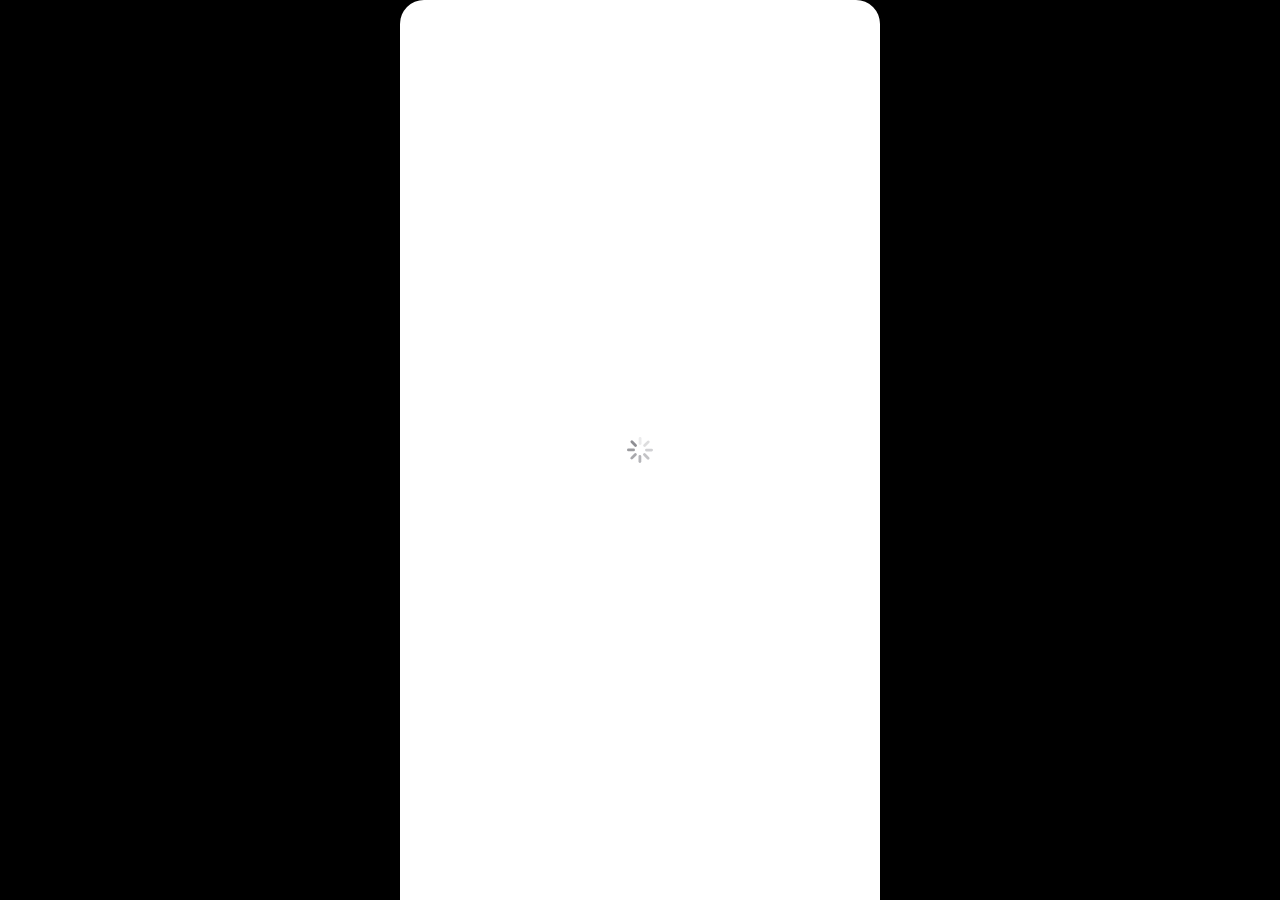
<file: ShopifyWeb.bundle/index.html>
<!DOCTYPE html>
<html lang="en"><head>
<meta charset="utf-8">
<meta name="viewport" content="width=device-width, initial-scale=1, maximum-scale=1, user-scalable=no, viewport-fit=cover">

<script src="./larp-assets/shopify-mobile/i18n.js"></script>

<meta name="larp-status-bar" content="black-translucent">
<meta name="larp-theme-color" content="#000000">

<meta name="format-detection" content="telephone=no">
<title>Shopify</title>
<link rel="preload" href="./larp-assets/shopify-mobile/fonts/inter-latin.woff2" as="font" type="font/woff2" crossorigin>
<link rel="stylesheet" href="./larp-static/shopify-mobile.css">
<link rel="stylesheet" href="./larp-assets/shopify-mobile/sidekick-ai.css">
<link rel="apple-touch-icon" href="./apple-touch-icon.png"><meta name="theme-color" content="#000000"><meta name="apple-mobile-web-app-capable" content="yes"><meta name="mobile-web-app-capable" content="yes"><meta name="apple-mobile-web-app-status-bar-style" content="black-translucent"><meta name="apple-mobile-web-app-title" content="Shopify"><script>(function(){var N=navigator,W=window,D=document;if(!(N.standalone===true||(W.matchMedia&&matchMedia("(display-mode: standalone)").matches)))return;if(!/iP(hone|od|ad)|Macintosh/.test(N.userAgent)||!("ontouchend" in D))return;var max=innerHeight,tries=0,busy=0,TR=1;function short(){var h=innerHeight;if(h>max)max=h;if(innerWidth>h)return max-h>4;return max-h>4||screen.height-h>(TR?30:75)}function heal(){if(busy||tries>7||!short())return;var b=D.body;if(!b)return;busy=1;tries++;var keep=[],all=b.getElementsByTagName("*");for(var i=0;i<all.length;i++)if(all[i].scrollTop>0)keep.push([all[i],all[i].scrollTop]);var se=D.scrollingElement,sy=se?se.scrollTop:0,prev=b.style.display;b.style.display="none";void b.offsetHeight;b.style.display=prev;for(var j=0;j<keep.length;j++)keep[j][0].scrollTop=keep[j][1];if(se)se.scrollTop=sy;setTimeout(function(){busy=0;if(innerHeight>max)max=innerHeight},400)}function later(ms){setTimeout(heal,ms)}addEventListener("resize",function(){if(innerHeight>max)max=innerHeight});D.addEventListener("focusout",function(e){var t=e.target;if(t&&(t.tagName==="INPUT"||t.tagName==="TEXTAREA"||t.isContentEditable))later(160)});addEventListener("pageshow",function(){later(400)});D.addEventListener("visibilitychange",function(){if(!D.hidden)later(400)});if(D.readyState==="complete")later(600);else addEventListener("load",function(){later(600)})})();</script></head><body>
<div id="app">
  <main id="screens">
    <section class="scr" id="s-home" data-tab="home"></section>
    <section class="scr" id="s-orders" data-tab="orders"></section>
    <section class="scr" id="s-products" data-tab="products"></section>
    <section class="scr" id="s-menu" data-tab="menu"></section>
  </main>
  <nav id="tabbar" aria-label="Tabs">
    <button class="tb-side" data-act="search" aria-label="Search"><i class="ic i-search"></i></button>
    <div class="tb-pill"><span class="tb-ind"></span><button class="tb" data-tab="home" aria-label="Home"><i class="ic i-tab-home"></i></button><button class="tb" data-tab="orders" aria-label="Orders"><i class="ic i-tab-orders"></i></button><button class="tb" data-tab="products" aria-label="Products"><i class="ic i-tab-products"></i></button><button class="tb" data-tab="menu" aria-label="Menu"><i class="ic i-tab-menu"></i></button></div>
    <button class="tb-side" data-act="sidekick" aria-label="Sidekick"><i class="ic i-sidekick"></i></button>
  </nav>
  <div id="layers"></div>
  <div id="banner" aria-live="polite"></div>
  <div id="toast" role="status"></div>
  <div id="splash"><img src="[data-uri]" alt="" draggable="false"></div>
</div>
<script id="payload" type="application/json">{"st":{"name":"Cursos's Store","ini":"CS","logo":"","cur":"USD","sym":"$","country":"US","loc":"en-US","dec":2,"tag":"USD $","cname":"United States","handle":"cursos-s-store","off":-14400000,"now":1792179109000,"day0":1726545600000,"n":760,"frac":0.6470949074074074,"hist":760,"custTotal":290,"lastN":5325,"payout":124000,"preview":false,"pops":true},"d":{"s":[31657,12097,67217,27380,31196,28194,27726,24563,30523,38134,26594,29352,25865,26903,29489,37279,23045,28481,38440,20000,44528,20667,24651,25049,22559,27444,33554,27242,23021,28043,34287,26834,38846,37265,22769,29458,31397,39672,14568,40681,41408,27299,26452,46025,41546,25119,27097,41337,32822,26468,27368,38504,24599,40065,24757,32124,40838,22924,27934,38403,44664,42185,40834,46488,30557,39034,25482,43370,27959,35608,43279,64405,76600,56754,49489,54462,42760,36140,36409,41214,49211,44928,28975,40169,47757,33868,51028,26523,50349,50073,41157,49694,35465,45918,66081,29031,42475,30168,41057,42909,29160,34147,42604,30217,29704,33501,35598,29213,54651,29375,47150,28077,24091,35856,45609,43705,29451,57704,28902,39901,23205,45724,26127,38425,47538,49795,37714,49251,46656,44660,44393,40329,43829,41909,30278,43724,22651,59449,45460,31359,36821,44533,29449,47317,39139,36858,38909,34588,38725,45041,46723,42191,34875,60811,37026,56364,37243,41553,40931,41581,43094,40164,39599,23325,57998,45872,55562,48559,41584,49315,65030,27811,50543,58627,55245,42973,30188,34745,41550,33678,36977,55028,44419,31498,47453,49032,49589,38212,36833,27306,68242,46761,46022,56083,44467,34321,43075,29717,38599,39243,38789,60489,49578,35268,48000,43548,60556,56157,36292,45427,43968,46665,44171,62280,58648,52476,46619,42984,38231,45396,41796,39605,58496,45946,39071,52920,45372,42600,71198,63780,28046,54409,37973,50307,44389,56403,41543,55938,37118,52773,59459,43890,68260,53651,42778,74503,67852,39851,33104,73448,69256,36350,47903,47603,35981,80356,69091,47598,60774,42146,68014,48949,39551,79070,70609,42841,43562,53170,39186,41001,56719,56061,58260,47492,47186,42253,57642,53879,48238,52171,46049,59658,61239,63363,83593,59867,67353,56812,60726,40798,60070,68451,69527,43124,72918,44755,70895,46433,65349,52438,65649,58388,44275,59357,50567,59345,34701,53016,35406,52610,70234,36723,53968,54202,65461,52799,67061,73201,57944,72739,55944,78971,71778,82381,58647,53678,62108,79620,56140,78720,52846,31069,71401,59807,87641,54003,52831,64018,83829,71190,54922,73146,58181,76573,63082,61281,60948,53555,70390,70425,55264,84916,40812,56422,56053,54785,60460,74911,97549,56970,50378,61290,106410,56276,75128,77123,44511,75750,83439,59804,72912,58612,70716,75872,75848,59945,64392,69389,60392,37385,71268,73923,60235,65072,59323,68481,67203,77595,85747,65711,66724,89096,63532,63039,77745,62771,63793,102178,59805,107949,77834,70091,92397,81446,76217,69500,58758,77524,74384,80084,76377,91462,52499,68385,39931,51577,68280,73643,73253,93469,99310,58085,70447,80583,78303,58494,68054,82121,76943,98808,72153,95916,90233,78099,96320,93319,157503,184836,205980,142938,82668,134562,73633,103820,96186,111779,109790,90934,94547,83868,133054,127357,94612,166982,109484,88877,78572,85845,91677,117958,59844,59714,69584,89877,104612,93384,84446,96203,81331,81953,66358,89879,89325,67425,54717,80902,94415,95489,76375,89419,94430,71903,84961,91151,83350,113103,137312,104394,75409,73895,89728,80730,101105,55738,107866,96099,69244,105382,114444,92619,88083,93917,115020,84686,91662,66485,93699,84231,106858,90722,79422,74781,80890,104896,66638,121742,140522,69830,115577,86683,80003,77613,75329,108518,97741,114114,93385,68195,130530,116531,68118,93324,94468,72612,117186,114530,77148,92159,99654,129794,84588,103658,131789,108053,137501,114893,105603,86788,139906,77551,96052,142256,95138,107838,109629,77942,78664,143189,145176,89616,99473,118038,110033,100512,92214,151393,79846,99435,128409,108004,85221,83058,98837,110132,95601,129814,136286,81391,115436,99976,92185,127438,109672,112710,86540,118466,96087,97039,93252,132714,93630,107368,112089,126211,113164,103972,99197,86247,138065,115865,109170,96283,91686,98234,111884,108752,148818,80420,148416,137010,102020,105199,133280,148582,105328,90138,104958,114063,126132,113220,139408,135563,104995,96203,121150,86529,127409,127410,110837,92390,103247,107722,111538,137435,146119,150915,120916,123349,136961,135258,113737,137013,127166,116555,101254,105448,128967,114384,175493,131664,133220,105012,146935,142375,115148,121983,145880,116356,144054,148940,135879,118988,183156,131044,153354,150046,142685,110622,134862,121399,171475,127984,183017,126809,146207,155152,130878,119663,147848,106679,131375,145258,150942,141352,150963,157504,116629,127119,185917,91751,170843,134309,138870,158865,147110,112239,135633,185968,165140,133563,142361,113159,155122,143920,161174,192056,170628,144794,172274,137464,190416,172470,174675,134392,129300,122445,145040,117111,151472,166987,119298,153767,138649,109923,227492,168244,156619,136212,198840,154407,118527,125315,193805,120878,178089,131801,119187,163629,148828,142804,174054,160257,157997,153051,158944,160925,176135,217701,153433,202282,158355,299214,141215,190180,137454,127845,149353,141629,192515,104598],"g":[29681,11342,63022,25671,29249,26434,25996,23030,28618,35754,24934,27520,24251,25224,27649,34952,21607,26704,36041,18752,41749,19377,23113,23486,21151,25731,31460,25542,21584,26293,32147,25159,36422,34939,21348,27620,29438,37196,13659,38142,38824,25595,24801,43153,38953,23551,25406,38757,30774,24816,25660,36101,23064,37565,23212,30119,38289,21493,26191,36006,41877,39552,38286,43587,28650,36598,23892,40663,26214,33386,40578,60386,71819,53212,46400,51063,40091,33885,34137,38642,46140,42124,27167,37662,44777,31754,47843,24868,47207,46948,38588,46593,33252,43052,61957,27219,39824,28285,38495,40231,27340,32016,39945,28331,27850,31410,33376,27390,51240,27542,44207,26325,22587,33618,42763,40977,27613,54103,27098,37411,21757,42870,24496,36027,44571,46687,35360,46177,43744,41873,41622,37812,41094,39293,28388,40995,21237,55739,42623,29402,34523,41754,27611,44364,36696,34558,36481,32429,36308,42230,43807,39558,32698,57016,34715,52846,34919,38960,38377,38986,40405,37657,37128,21869,54378,43009,52094,45528,38989,46237,60971,26075,47389,54968,51797,40291,28304,32577,38957,31576,34669,51594,41647,29532,44491,45972,46494,35827,34534,25602,63983,43843,43150,52583,41692,32179,40387,27862,36190,36794,36368,56714,46484,33067,45004,40830,56777,52652,34027,42592,41224,43753,41414,58393,54988,49201,43710,40301,35845,42563,39188,37133,54845,43079,36633,49617,42540,39941,66755,59800,26296,51013,35603,47167,41619,52883,38950,52447,34801,49479,55748,41151,64000,50303,40108,69853,63617,37364,31038,68864,64934,34081,44913,44632,33735,75341,64779,44627,56981,39516,63769,45894,37083,74135,66202,40167,40843,49852,36740,38442,53179,52562,54624,44528,44241,39616,54045,50516,45227,48915,43175,55935,57417,59409,78376,56131,63150,53266,56936,38252,56321,64179,65188,40433,68367,41962,66470,43535,61271,49165,61552,54744,41512,55653,47411,55641,32535,49707,33196,49327,65851,34431,50600,50819,61376,49504,62876,68633,54328,68199,52453,74042,67298,77240,54987,50328,58232,74651,52636,73807,49548,29130,66945,56074,82171,50633,49534,60023,78597,66747,51494,68581,54550,71794,59145,57456,57144,50213,65997,66030,51815,79616,38265,52901,52555,51366,56687,70236,91461,53415,47234,57465,99769,52764,70439,72310,41733,71022,78232,56072,68362,54954,66303,71137,71114,56204,60373,65058,56623,35052,66820,69309,56476,61011,55621,64207,63009,72752,80396,61610,62560,83536,59567,59105,72893,58853,59812,95801,56073,101212,72976,65717,86631,76363,71460,65163,55091,72686,69742,75086,71610,85754,49223,64117,37439,48358,64019,69047,68681,87636,93112,54460,66050,75554,73416,54843,63807,76996,72141,92641,67650,89930,84602,73225,90309,87495,147673,173300,193125,134017,77509,126164,69038,97341,90183,104803,102938,85259,88646,78634,124750,119409,88707,156561,102651,83330,73668,80487,85955,110596,56109,55987,65241,84268,98083,87556,79176,90199,76255,76838,62217,84270,83750,63217,51302,75853,88523,89530,71608,83838,88537,67416,79659,85462,78148,106044,128742,97879,70703,69283,84128,75692,94795,52259,101134,90101,64923,98805,107302,86839,82586,88056,107842,79401,85941,62336,87851,78974,100189,85060,74465,70114,75842,98349,62479,114144,131752,65472,108364,81273,75010,72769,70628,101745,91641,106992,87557,63939,122384,109258,63867,87500,88572,68080,109872,107382,72333,86407,93435,121694,79309,97189,123564,101309,128920,107723,99012,81372,131175,72711,90057,133378,89200,101108,102787,73078,73755,134253,136116,84023,93265,110671,103166,94239,86459,141945,74863,93229,120395,101264,79902,77874,92669,103259,89635,121712,127780,76311,108232,93737,86432,119485,102827,105676,81139,111073,90090,90983,87432,124431,87787,100667,105094,118334,106101,97483,93006,80864,129448,108634,102357,90274,85964,92103,104901,101965,139530,75401,139153,128459,95653,98634,124962,139309,98755,84513,98408,106944,118260,106154,130708,127103,98442,90199,113589,81129,119457,119458,103920,86624,96803,100999,104577,128858,137000,141496,113370,115651,128413,126817,106639,128462,119230,109281,94935,98867,120918,107245,164541,123447,124906,98458,137765,133489,107962,114370,136776,109094,135064,139645,127399,111562,171725,122866,143783,140682,133780,103718,126445,113823,160773,119997,171595,118895,137082,145469,122710,112195,138621,100021,123176,136192,141522,132530,141541,147674,109350,119186,174314,86025,160181,125927,130203,148950,137929,105234,127168,174362,154834,125227,133476,106097,145441,134938,151115,180070,159979,135757,161522,128885,178532,161706,163774,126005,121230,114803,135988,109802,142019,156565,111853,144170,129996,103063,213294,157744,146844,127711,186430,144771,111129,117494,181709,113400,170300,124400,111100,150700,142300,132200,168800,147800,146200,142500,151900,147200,163000,211400,145000,192200,148400,278900,129700,175900,130800,121400,139100,132400,176400,96700],"dc":[509,195,1081,440,502,454,446,395,491,613,428,472,416,433,474,600,371,458,618,322,716,332,397,403,363,442,540,438,370,451,552,432,625,600,366,474,505,638,234,654,666,439,426,740,668,404,436,665,528,426,440,619,396,645,398,517,657,369,449,618,719,679,657,748,492,628,410,698,450,573,696,1036,1232,913,796,876,688,581,586,663,792,723,466,646,768,545,821,427,810,806,662,799,571,739,1063,467,683,485,661,690,469,549,685,486,478,539,573,470,879,473,759,452,388,577,734,703,474,928,465,642,373,736,420,618,765,801,607,792,751,718,714,649,705,674,487,703,364,956,731,504,592,716,474,761,630,593,626,556,623,725,752,679,561,978,596,907,599,668,658,669,693,646,637,375,933,738,894,781,669,793,1046,447,813,943,889,691,486,559,668,542,595,885,715,507,763,789,798,615,593,439,1098,752,740,902,715,552,693,478,621,631,624,973,798,567,772,701,974,903,584,731,707,751,711,1002,944,844,750,692,615,730,672,637,941,739,629,851,730,685,1145,1026,451,875,611,809,714,907,668,900,597,849,957,706,1098,863,688,1199,1092,641,533,1182,1114,585,771,766,579,1293,1112,766,978,678,1094,787,636,1272,1136,689,701,855,630,660,912,902,937,764,759,680,927,867,776,839,741,960,985,1019,1345,963,1084,914,977,656,966,1101,1119,694,1173,720,1141,747,1051,844,1056,939,712,955,814,955,558,853,570,846,1130,591,868,872,1053,849,1079,1178,932,1170,900,1270,1155,1325,943,864,999,1281,903,1266,850,500,1149,962,1410,869,850,1030,1349,1145,884,1177,936,1232,1015,986,981,862,1132,1133,889,1366,657,908,902,881,973,1205,1569,917,810,986,1712,905,1209,1241,716,1219,1342,962,1173,943,1138,1221,1220,964,1036,1116,972,601,1147,1189,969,1047,954,1102,1081,1248,1379,1057,1073,1433,1022,1014,1251,1010,1026,1644,962,1737,1252,1128,1486,1310,1226,1118,945,1247,1197,1288,1229,1471,845,1100,642,830,1098,1185,1178,1504,1598,934,1133,1296,1260,941,1095,1321,1238,1590,1161,1543,1452,1256,1550,1501,2534,2974,3314,2300,1330,2165,1185,1670,1547,1798,1766,1463,1521,1349,2141,2049,1522,2686,1761,1430,1264,1381,1475,1898,963,961,1119,1446,1683,1502,1359,1548,1308,1318,1068,1446,1437,1085,880,1302,1519,1536,1229,1439,1519,1157,1367,1466,1341,1820,2209,1679,1213,1189,1444,1299,1627,897,1735,1546,1114,1695,1841,1490,1417,1511,1850,1362,1475,1070,1507,1355,1719,1460,1278,1203,1301,1688,1072,1959,2261,1123,1859,1395,1287,1249,1212,1746,1572,1836,1502,1097,2100,1875,1096,1501,1520,1168,1885,1843,1241,1483,1603,2088,1361,1668,2120,1738,2212,1848,1699,1396,2251,1248,1545,2289,1531,1735,1764,1254,1266,2304,2336,1442,1600,1899,1770,1617,1484,2436,1285,1600,2066,1738,1371,1336,1590,1772,1538,2088,2193,1309,1857,1608,1483,2050,1764,1813,1392,1906,1546,1561,1500,2135,1506,1727,1803,2030,1821,1673,1596,1388,2221,1864,1756,1549,1475,1580,1800,1750,2394,1294,2388,2204,1641,1692,2144,2390,1694,1450,1689,1835,2029,1821,2243,2181,1689,1548,1949,1392,2050,2050,1783,1486,1661,1733,1794,2211,2351,2428,1945,1984,2203,2176,1830,2204,2046,1875,1629,1696,2075,1840,2823,2118,2143,1689,2364,2290,1852,1962,2347,1872,2317,2396,2186,1914,2947,2108,2467,2414,2295,1780,2170,1953,2759,2059,2944,2040,2352,2496,2106,1925,2379,1716,2114,2337,2428,2274,2429,2534,1876,2045,2991,1476,2748,2161,2234,2556,2367,1806,2182,2992,2657,2149,2290,1820,2496,2315,2593,3090,2745,2329,2771,2211,3063,2775,2810,2162,2080,1970,2333,1884,2437,2686,1919,2474,2231,1768,3660,2707,2520,2191,3199,2484,1906,2016,3117,2220,5755,1935,1200,0,6060,470,6670,1010,1010,0,3935,1510,0,9730,4220,6750,2620,2210,0,1935,3590,3450,1290,2610,0,0],"rt":[547,144,1161,322,446,348,518,320,317,361,367,418,486,435,363,528,461,533,669,268,734,314,493,364,462,367,498,280,279,513,488,487,699,722,437,447,600,636,270,413,786,501,426,692,849,427,534,709,335,412,443,750,290,479,487,427,628,248,395,634,560,498,493,831,477,656,325,589,392,382,809,1200,931,710,619,1077,519,627,741,668,632,697,388,737,515,501,559,431,702,970,651,953,654,574,1201,382,862,393,608,491,451,583,798,580,447,342,468,474,872,417,752,474,452,508,770,810,392,987,545,639,425,467,276,581,501,907,695,484,876,812,719,461,622,566,434,754,313,595,529,325,572,619,523,713,506,596,654,370,673,911,543,759,682,1141,758,1144,687,434,590,421,498,780,620,353,1022,568,851,942,835,467,685,570,788,550,884,558,557,667,670,503,437,848,742,500,540,684,583,562,505,424,930,949,531,720,731,473,433,384,781,745,788,1055,535,664,479,839,1185,975,640,606,617,575,650,993,758,654,840,739,404,821,740,772,657,556,461,1007,674,752,746,988,298,611,572,677,860,998,785,879,725,693,970,435,1032,635,719,1268,1189,375,675,1505,931,748,607,596,589,1234,1252,926,1079,678,1298,588,599,831,936,436,484,788,421,643,548,946,851,951,898,804,582,960,612,701,908,1083,605,914,1185,1146,764,1121,972,386,949,1259,1243,797,1058,605,1239,910,851,859,888,554,510,829,506,608,646,878,723,695,1027,423,770,576,1180,660,891,1189,779,1324,845,1008,764,938,571,614,998,1189,720,1125,797,311,1222,1103,1334,536,944,852,1052,880,833,761,611,1514,645,1088,943,842,1072,1057,669,878,411,891,906,682,601,1344,1880,686,1014,1017,1356,880,1236,1244,872,736,1127,1023,1302,999,1417,1431,1460,860,1254,1073,848,662,692,735,649,1045,822,863,911,1231,1322,1108,1115,1285,867,1278,920,1179,856,1625,1024,1486,820,744,956,1259,903,1347,1031,968,910,1378,1063,1460,890,1057,667,858,1406,852,698,1195,1636,677,1375,1468,773,789,877,894,1208,1900,1117,1535,1225,788,1236,1068,2176,2021,2160,1701,1126,1788,909,1112,1766,1815,1936,1063,1479,1261,1772,2346,1392,3274,1585,924,770,1597,1163,1297,753,679,827,1176,1147,1189,1259,1757,1128,1478,965,1835,1791,1102,653,1316,1603,1262,1454,1393,1851,1224,1746,1182,844,1244,1404,1441,819,738,1466,1234,1569,753,1800,1218,1206,1230,1871,1561,844,1233,1581,809,1728,1162,1856,991,1048,1346,1180,917,1026,1632,1257,2088,2708,677,1209,1029,831,1368,1003,1852,1081,1290,1068,1387,1847,2062,746,973,1343,725,1462,2057,1400,1608,1756,1565,1539,1870,2165,1051,2410,1842,1536,1373,2291,1216,1819,2182,1063,1449,2038,1327,1420,2804,2220,1840,1337,2311,1596,1728,1176,1953,1378,1607,1773,1350,1010,1654,1375,1347,1371,2302,2150,872,1144,1011,1693,1607,1488,2068,1766,2171,1315,1563,1822,2291,1386,1098,2178,2588,2052,1190,1499,1428,2469,1698,1246,1110,1212,1387,1580,1199,2236,827,2890,2679,1387,2116,1356,1827,1908,1748,1712,1805,2215,1583,2422,2175,1866,1861,1795,1443,1551,2299,1283,1764,1221,1179,1409,2714,2815,2434,2013,2082,2665,2672,1319,2310,2000,2055,1440,1986,1454,1211,2036,1986,1803,1743,2149,2552,1224,2441,1545,1393,1535,2184,1275,1347,2187,1550,1950,1977,2922,1141,1686,1400,2279,1234,2814,2059,2785,3086,1233,1441,1806,1866,2388,1489,1767,1592,2583,3060,1663,2411,1916,1561,1646,2473,1492,1537,2609,1565,2043,2565,1883,1895,1539,1588,3167,2350,2376,2238,2605,1739,3232,2742,1964,2907,3215,2098,1425,1772,2722,1744,2107,1756,1288,3031,1544,1040,4289,2542,1631,2156,3787,2209,1159,1698,2182,1426,3648,2314,1482,2520,2322,2410,3440,2082,2135,2152,3093,2714,2998,4525,2530,1976,2066,6065,1993,2785,2285,2478,2446,1543,1892,1245],"sh":[179,68,380,155,176,159,157,139,173,216,150,166,146,152,167,211,130,161,217,113,252,117,139,142,128,155,190,154,130,159,194,152,220,211,129,167,178,224,82,230,234,154,150,260,235,142,153,234,186,150,155,218,139,227,140,182,231,130,158,217,253,239,231,263,173,221,144,245,158,201,245,364,433,321,280,308,242,204,206,233,278,254,164,227,270,192,289,150,285,283,233,281,201,260,374,164,240,171,232,243,165,193,241,171,168,189,201,165,309,166,267,159,136,203,258,247,167,326,163,226,131,259,148,217,269,282,213,279,264,253,251,228,248,237,171,247,128,336,257,177,208,252,167,268,221,208,220,196,219,255,264,239,197,344,209,319,211,235,231,235,244,227,224,132,328,259,314,275,235,279,368,157,286,332,312,243,171,196,235,190,209,311,251,178,268,277,280,216,208,154,386,264,260,317,251,194,244,168,218,222,219,342,280,199,271,246,342,318,205,257,249,264,250,352,332,297,264,243,216,257,236,224,331,260,221,299,257,241,403,361,159,308,215,284,251,319,235,316,210,298,336,248,386,303,242,421,384,225,187,415,392,206,271,269,203,454,391,269,344,238,385,277,224,447,399,242,246,301,222,232,321,317,329,269,267,239,326,305,273,295,260,337,346,358,473,339,381,321,343,231,340,387,393,244,412,253,401,263,370,297,371,330,250,336,286,336,196,300,200,297,397,208,305,306,370,299,379,414,328,411,316,447,406,466,332,304,351,450,317,445,299,176,404,338,496,305,299,362,474,403,311,414,329,433,357,347,345,303,398,398,313,480,231,319,317,310,342,424,552,322,285,347,602,318,425,436,252,428,472,338,412,331,400,429,429,339,364,392,342,211,403,418,341,368,335,387,380,439,485,372,377,504,359,356,440,355,361,578,338,610,440,396,522,461,431,393,332,438,421,453,432,517,297,387,226,292,386,416,414,529,562,328,398,456,443,331,385,464,435,559,408,542,510,442,545,528,891,1045,1165,808,467,761,416,587,544,632,621,514,535,474,752,720,535,944,619,503,444,485,518,667,338,338,393,508,592,528,478,544,460,463,375,508,505,381,309,457,534,540,432,506,534,407,480,515,471,640,776,590,426,418,507,457,572,315,610,543,392,596,647,524,498,531,650,479,518,376,530,476,604,513,449,423,457,593,377,688,795,395,654,490,452,439,426,614,553,645,528,386,738,659,385,528,534,411,663,648,436,521,564,734,478,586,745,611,778,650,597,491,791,439,543,804,538,610,620,441,445,810,821,507,562,667,622,568,521,856,452,562,726,611,482,470,559,623,541,734,771,460,653,565,521,721,620,637,489,670,543,549,527,750,529,607,634,714,640,588,561,488,781,655,617,544,518,555,633,615,842,455,839,775,577,595,754,840,596,510,594,645,713,640,788,767,594,544,685,489,720,720,627,522,584,609,631,777,826,853,684,698,774,765,643,775,719,659,573,596,729,647,992,745,753,594,831,805,651,690,825,658,815,842,768,673,1036,741,867,848,807,626,763,686,970,724,1035,717,827,877,740,677,836,603,743,821,854,799,854,891,660,719,1051,519,966,759,785,898,832,635,767,1052,934,755,805,640,877,814,911,1086,965,819,974,777,1077,975,988,760,731,692,820,662,857,944,675,870,784,622,1286,951,886,770,1124,873,670,709,1096,599,599,599,799,1499,0,599,0,599,799,599,0,4495,599,599,799,1797,799,0,1398,2298,0,599,799,1598,2197,0],"tx":[2306,881,4896,1994,2272,2054,2020,1789,2223,2778,1937,2138,1884,1960,2148,2715,1679,2075,2800,1457,3244,1505,1796,1825,1643,1999,2444,1984,1677,2043,2498,1955,2830,2714,1659,2146,2287,2890,1061,2963,3016,1989,1927,3353,3026,1830,1974,3011,2391,1928,1994,2805,1792,2918,1803,2340,2975,1670,2035,2797,3253,3073,2974,3386,2226,2843,1856,3159,2037,2594,3153,4691,5580,4134,3605,3967,3115,2633,2652,3002,3585,3273,2111,2926,3479,2467,3717,1932,3668,3647,2998,3620,2583,3345,4814,2115,3094,2197,2991,3126,2124,2487,3103,2201,2164,2440,2593,2128,3981,2140,3434,2045,1755,2612,3322,3184,2145,4203,2105,2907,1690,3331,1903,2799,3463,3627,2747,3588,3399,3253,3234,2938,3193,3053,2205,3185,1650,4330,3311,2284,2682,3244,2145,3447,2851,2685,2834,2519,2821,3281,3403,3073,2540,4430,2697,4106,2713,3027,2982,3029,3139,2926,2885,1699,4225,3341,4047,3537,3029,3592,4737,2026,3682,4271,4024,3130,2199,2531,3027,2453,2693,4008,3236,2294,3457,3572,3612,2783,2683,1989,4971,3406,3352,4085,3239,2500,3138,2165,2812,2859,2825,4406,3611,2569,3496,3172,4411,4091,2644,3309,3203,3399,3218,4537,4272,3822,3396,3131,2785,3307,3045,2885,4261,3347,2846,3855,3305,3103,5186,4646,2043,3963,2766,3664,3233,4109,3026,4075,2704,3844,4331,3197,4972,3908,3116,5427,4942,2903,2411,5350,5045,2648,3489,3468,2621,5853,5033,3467,4427,3070,4954,3566,2881,5760,5143,3121,3173,3873,2854,2987,4132,4084,4244,3459,3437,3078,4199,3925,3514,3800,3354,4346,4461,4616,6089,4361,4906,4138,4423,2972,4376,4986,5065,3141,5312,3260,5164,3382,4760,3820,4782,4253,3225,4324,3683,4323,2528,3862,2579,3832,5116,2675,3931,3948,4768,3846,4885,5332,4221,5298,4075,5752,5228,6001,4272,3910,4524,5800,4089,5734,3849,2263,5201,4356,6384,3934,3848,4663,6106,5186,4001,5328,4238,5578,4595,4464,4440,3901,5127,5130,4026,6185,2973,4110,4083,3991,4404,5457,7106,4150,3670,4465,7751,4099,5472,5618,3242,5518,6078,4356,5311,4269,5151,5527,5525,4367,4690,5054,4399,2723,5191,5385,4388,4740,4321,4988,4895,5652,6246,4787,4860,6490,4628,4592,5663,4572,4647,7443,4356,7863,5670,5106,6730,5933,5552,5063,4280,5647,5418,5834,5563,6662,3824,4981,2909,3757,4974,5364,5336,6809,7234,4231,5132,5870,5704,4261,4957,5982,5605,7197,5256,6987,6573,5689,7016,6798,11473,13464,15004,10412,6022,9802,5364,7563,7006,8142,7997,6624,6887,6109,9692,9277,6892,12163,7975,6474,5723,6253,6678,8592,4359,4350,5069,6547,7620,6802,6151,7008,5924,5970,4834,6547,6507,4911,3986,5893,6877,6956,5563,6513,6879,5238,6189,6640,6071,8239,10002,7604,5493,5383,6536,5881,7365,4060,7857,7000,5044,7676,8336,6747,6416,6841,8378,6169,6677,4843,6825,6136,7784,6608,5785,5447,5892,7641,4854,8868,10236,5087,8419,6314,5828,5654,5487,7905,7120,8312,6802,4968,9508,8488,4962,6798,6881,5289,8536,8343,5620,6713,7259,9455,6162,7551,9600,7871,10016,8369,7692,6322,10191,5649,6997,10362,6930,7855,7986,5678,5730,10430,10575,6528,7246,8598,8015,7322,6717,11028,5816,7243,9354,7867,6208,6050,7200,8022,6964,9456,9927,5929,8409,7283,6715,9283,7989,8210,6304,8629,6999,7069,6793,9667,6820,7821,8165,9194,8243,7574,7226,6282,10057,8440,7952,7014,6679,7156,8150,7922,10840,5858,10811,9980,7431,7663,9708,10823,7672,6566,7645,8309,9188,8247,10155,9875,7648,7008,8825,6303,9281,9281,8074,6730,7521,7847,8125,10011,10644,10993,8808,8985,9977,9853,8285,9980,9263,8490,7376,7681,9394,8332,12783,9591,9704,7649,10703,10371,8388,8886,10626,8476,10493,10849,9898,8667,13342,9546,11171,10930,10394,8058,9824,8843,12491,9323,13331,9237,10650,11302,9533,8717,10770,7771,9570,10581,10995,10296,10996,11473,8496,9260,13543,6683,12445,9783,10116,11572,10716,8176,9880,13546,12029,9729,10370,8243,11299,10484,11740,13990,12429,10547,12549,10013,13870,12563,12724,9789,9419,8919,10565,8531,11034,12164,8690,11201,10100,8007,16571,12255,11408,9922,14484,11247,8634,9128,14117,9099,12945,8737,8488,11430,12588,10475,11924,12868,12008,9952,10979,10740,12536,15432,11854,15035,11776,22524,10117,13917,10244,9296,10744,10241,13918,7898],"o":[2,1,4,2,2,2,2,2,2,3,2,2,2,2,2,3,2,2,3,2,3,2,2,2,2,2,2,2,2,2,2,2,3,3,2,2,2,3,1,3,3,2,2,3,3,2,2,3,2,2,2,3,2,3,2,2,3,2,2,3,3,3,3,3,2,3,2,3,2,3,3,5,5,5,4,4,3,3,3,3,3,3,2,3,3,3,3,2,4,4,3,4,3,3,4,2,3,2,3,3,2,2,3,2,2,3,3,2,4,2,3,2,2,3,3,3,2,4,2,3,2,3,2,3,3,3,3,3,3,3,3,3,3,3,2,3,2,4,3,2,3,3,2,3,3,3,3,2,3,3,3,3,3,4,3,4,3,3,3,3,3,3,3,2,4,3,4,3,3,4,4,2,4,4,4,3,2,3,3,3,3,4,3,2,3,3,4,3,3,2,5,3,3,4,3,3,3,2,3,3,3,4,3,3,3,3,4,4,3,4,3,3,3,4,4,4,3,3,3,3,3,3,4,3,3,4,3,3,5,5,2,4,3,4,3,4,3,4,3,4,4,3,4,4,3,5,5,3,3,6,4,3,3,3,3,5,5,4,4,3,5,3,3,5,5,3,3,4,3,3,4,4,4,3,4,3,4,4,4,4,3,4,4,4,5,4,4,4,5,3,4,4,5,3,5,4,5,4,5,4,4,4,4,4,3,5,3,4,3,4,5,3,4,4,4,4,4,5,4,5,4,5,5,5,4,4,5,5,4,5,4,3,5,4,6,4,4,4,5,5,4,5,4,5,5,4,4,4,5,5,4,5,3,4,4,4,4,5,6,4,4,4,6,4,5,5,3,5,6,4,5,5,5,5,6,5,5,5,5,3,5,5,4,5,4,5,5,5,6,5,6,6,5,4,5,4,4,7,4,7,5,5,6,6,6,4,4,5,5,5,5,7,4,5,3,5,4,5,5,6,7,5,5,5,6,5,5,5,5,6,5,6,6,6,7,7,10,11,14,10,6,8,7,7,7,7,8,6,8,6,9,9,6,10,8,7,6,6,7,9,5,5,5,6,7,7,6,7,6,5,5,6,6,5,5,6,6,6,6,6,7,6,6,7,6,7,8,7,6,5,6,6,7,5,7,7,5,8,9,7,6,7,8,6,7,5,7,6,6,6,6,5,5,7,5,8,9,5,8,6,6,6,6,7,7,7,6,5,8,9,5,7,7,5,7,8,6,7,7,8,6,8,9,7,9,7,7,5,9,6,6,10,7,7,8,7,6,9,10,7,7,8,7,7,7,9,6,7,8,9,6,8,7,7,7,9,9,6,7,8,7,8,8,8,7,8,8,7,8,9,8,8,8,9,9,7,8,6,9,9,8,8,7,7,7,7,9,7,9,11,8,7,9,9,8,6,10,9,9,9,9,10,7,8,9,6,10,9,7,7,8,9,7,10,11,11,8,8,10,9,8,11,8,8,8,7,9,7,13,9,9,8,11,11,9,10,10,9,10,10,8,9,13,10,10,11,10,8,9,10,12,11,12,10,9,9,10,10,10,8,10,10,10,10,11,10,10,10,14,8,11,9,10,12,9,8,10,14,12,9,11,9,11,10,11,13,11,9,12,10,13,11,12,10,10,9,11,10,12,13,9,10,11,10,15,10,11,9,12,10,9,9,13,10,13,11,8,10,10,10,11,11,12,11,10,14,11,14,11,15,12,18,10,14,10,10,10,12,14,7],"se":[102,86,159,125,92,80,114,79,119,97,102,110,90,80,125,127,98,120,124,127,103,100,115,105,82,90,96,106,89,95,89,107,124,147,93,89,119,121,81,121,116,115,79,147,142,110,104,104,95,112,112,131,105,111,139,91,110,103,122,131,147,158,110,153,109,130,106,120,129,118,153,237,232,271,170,213,147,139,118,129,162,148,127,130,131,129,154,114,203,188,98,196,171,143,157,138,132,122,144,112,100,91,135,87,117,156,131,116,139,131,125,113,127,138,141,114,125,164,117,128,127,126,129,144,121,160,145,155,142,149,160,151,148,121,108,156,105,153,165,127,114,155,143,131,127,169,132,126,143,131,123,147,186,151,181,170,144,166,159,142,135,146,145,128,171,132,206,144,143,185,177,127,190,191,169,164,124,117,149,143,165,156,145,119,132,132,199,128,146,120,213,146,162,178,153,141,120,138,132,141,145,162,136,146,139,165,196,193,132,182,148,157,182,176,174,175,153,158,124,149,156,160,159,154,158,159,154,165,226,205,136,176,168,144,172,193,156,166,178,150,180,144,178,196,143,222,223,193,146,226,177,155,149,159,167,236,234,193,141,178,227,181,175,227,248,152,161,135,157,145,209,156,167,155,203,148,179,185,185,168,170,161,231,169,268,156,209,169,223,160,166,171,225,169,206,238,172,186,246,199,191,179,210,181,152,229,170,189,176,198,217,168,209,178,178,189,176,205,214,230,189,218,226,250,212,180,244,205,177,282,206,132,192,241,250,179,176,184,226,235,200,255,186,256,229,213,165,206,250,244,175,239,148,167,192,211,186,221,277,193,172,223,240,200,236,230,166,244,246,212,230,236,242,284,258,271,277,245,219,157,206,216,226,219,203,215,229,219,285,240,303,238,271,208,185,184,225,270,235,312,256,232,282,266,278,216,177,222,246,220,232,353,209,231,185,219,222,277,208,260,352,291,213,270,251,245,242,217,281,324,243,275,230,273,330,316,521,494,705,510,281,405,333,328,352,375,321,284,397,334,443,483,297,503,350,312,309,273,349,429,280,267,245,237,315,313,327,287,299,270,210,281,246,234,232,301,284,301,289,275,347,313,313,331,297,343,413,311,303,267,252,286,367,236,330,361,220,370,407,314,312,337,365,285,320,254,327,280,320,269,324,233,218,320,224,340,407,275,402,245,252,312,286,325,342,310,324,283,316,489,287,257,347,237,303,327,372,346,324,367,270,407,431,307,419,322,336,272,378,289,286,470,367,300,382,351,316,403,490,390,299,353,291,313,365,468,257,314,408,383,314,349,330,340,303,393,421,311,280,443,343,387,342,352,321,432,359,339,389,401,374,346,385,498,412,358,361,292,419,385,396,358,366,322,321,335,387,385,446,495,422,347,417,474,375,301,425,467,455,413,397,466,332,366,423,275,441,438,318,291,414,385,342,512,471,534,350,378,445,430,378,521,414,359,412,330,464,319,616,377,433,392,518,522,480,421,480,421,503,452,445,403,648,472,445,511,479,409,400,453,562,533,546,436,498,382,524,491,417,429,452,472,451,487,576,440,474,523,578,449,537,448,449,590,423,433,467,651,609,445,600,437,481,511,584,640,483,416,527,541,640,520,571,460,521,403,584,436,631,604,421,546,473,482,743,482,549,475,579,481,411,449,578,471,576,534,384,472,426,476,580,492,647,513,476,591,515,698,503,803,607,836,496,615,517,458,458,602,673,343],"nc":[2,1,3,1,1,1,1,1,2,2,1,1,1,1,1,2,1,1,2,1,2,1,1,1,1,1,1,1,1,1,2,1,2,2,1,1,1,2,1,2,2,1,2,2,2,1,1,2,1,1,1,2,2,2,1,1,2,1,1,2,2,2,2,2,1,2,1,2,1,2,2,4,4,4,3,3,2,2,2,2,2,2,1,2,2,2,2,1,3,3,2,3,2,2,3,2,2,1,2,2,1,2,2,1,1,2,2,1,3,1,2,2,1,2,2,2,2,3,1,2,1,2,1,2,2,2,2,2,2,2,2,2,2,2,1,2,1,3,2,1,2,2,1,2,2,2,2,1,2,2,2,2,2,3,2,3,2,2,2,2,2,2,2,1,3,2,3,2,2,3,3,1,3,3,3,2,2,2,2,2,2,3,2,1,2,2,3,2,2,1,3,2,2,3,2,2,2,1,2,2,2,3,2,2,2,2,3,3,2,3,2,2,2,3,3,3,2,2,2,2,2,2,3,2,2,3,2,2,4,4,1,3,2,3,2,3,2,3,2,3,3,2,3,3,2,3,4,2,2,4,3,2,2,2,2,3,4,3,3,2,4,2,2,4,4,2,2,3,2,2,3,3,3,2,3,2,3,3,3,3,2,3,3,3,4,3,3,3,3,2,3,3,4,2,4,3,4,3,4,3,3,3,3,3,2,4,2,3,2,3,3,2,3,3,3,3,3,4,3,4,3,4,3,4,3,3,4,3,3,4,3,2,3,3,4,3,3,3,3,4,3,4,3,4,3,3,3,3,4,4,3,4,2,3,3,3,3,3,4,3,3,3,4,3,4,4,2,4,4,3,4,4,4,4,4,3,3,3,3,2,4,4,3,4,3,3,4,4,4,4,4,4,3,3,4,3,3,5,3,5,4,4,5,4,4,3,3,4,3,3,4,5,3,4,2,4,3,4,4,4,5,4,3,4,4,3,4,4,4,4,3,4,4,4,5,5,7,8,10,8,4,5,5,5,5,5,5,4,6,4,6,7,5,7,6,5,4,4,5,7,4,3,4,4,5,5,4,5,4,4,4,4,5,4,4,4,4,4,4,5,5,4,5,5,4,5,6,5,4,3,4,5,5,4,5,5,3,6,6,5,4,5,6,5,5,3,5,4,4,4,4,4,3,5,4,6,6,4,6,5,4,4,4,5,5,5,5,4,5,7,3,5,5,4,5,6,4,5,5,5,4,6,7,5,6,5,5,4,7,4,4,7,5,5,6,5,4,6,7,5,5,6,5,5,5,6,4,5,6,7,4,6,5,5,5,7,6,4,5,6,5,6,6,6,5,6,6,5,6,6,5,6,6,7,6,5,6,5,6,6,6,6,5,5,5,5,6,5,6,8,6,5,6,6,6,4,7,7,7,6,6,7,5,6,6,4,7,7,5,5,6,6,5,7,8,8,6,5,7,6,6,8,6,6,6,5,6,5,9,6,7,6,8,8,7,7,7,7,7,8,6,7,9,7,8,8,7,6,6,7,8,8,8,7,7,7,7,7,8,6,7,8,7,8,8,7,8,8,10,5,8,6,7,9,6,6,7,10,9,6,8,6,8,7,8,10,8,6,9,7,9,8,9,7,7,7,8,7,9,9,6,7,8,7,11,7,8,7,9,7,7,6,10,7,10,7,6,7,7,7,8,8,8,8,7,10,8,10,8,11,9,13,7,10,7,7,7,9,10,5],"rc":[0,0,1,1,1,1,1,1,0,1,1,1,1,1,1,1,1,1,1,1,1,1,1,1,1,1,1,1,1,1,0,1,1,1,1,1,1,1,0,1,1,1,0,1,1,1,1,1,1,1,1,1,0,1,1,1,1,1,1,1,1,1,1,1,1,1,1,1,1,1,1,1,1,1,1,1,1,1,1,1,1,1,1,1,1,1,1,1,1,1,1,1,1,1,1,0,1,1,1,1,1,0,1,1,1,1,1,1,1,1,1,0,1,1,1,1,0,1,1,1,1,1,1,1,1,1,1,1,1,1,1,1,1,1,1,1,1,1,1,1,1,1,1,1,1,1,1,1,1,1,1,1,1,1,1,1,1,1,1,1,1,1,1,1,1,1,1,1,1,1,1,1,1,1,1,1,0,1,1,1,1,1,1,1,1,1,1,1,1,1,2,1,1,1,1,1,1,1,1,1,1,1,1,1,1,1,1,1,1,1,1,1,1,1,1,1,1,1,1,1,1,1,1,1,1,1,1,1,1,1,1,1,1,1,1,1,1,1,1,1,1,1,1,1,1,2,1,1,1,2,1,1,1,1,1,2,1,1,1,1,1,1,1,1,1,1,1,1,1,1,1,1,1,1,1,1,1,1,1,1,1,1,1,1,1,1,1,1,2,1,1,1,1,1,1,1,1,1,1,1,1,1,1,1,1,1,1,1,1,1,2,1,1,1,1,1,1,1,1,1,1,1,2,1,1,1,1,2,1,1,1,1,2,1,2,1,1,1,2,1,1,1,1,1,2,1,1,1,1,1,1,1,1,1,1,1,1,2,2,1,1,1,2,1,1,1,1,1,2,1,1,1,1,1,2,2,2,2,2,1,1,1,1,1,1,2,1,1,2,1,2,2,2,1,1,1,1,2,1,2,1,1,1,2,2,1,1,1,2,2,1,2,1,1,1,1,1,1,1,2,2,1,2,1,2,2,1,1,1,2,2,2,2,2,2,2,3,3,4,2,2,3,2,2,2,2,3,2,2,2,3,2,1,3,2,2,2,2,2,2,1,2,1,2,2,2,2,2,2,1,1,2,1,1,1,2,2,2,2,1,2,2,1,2,2,2,2,2,2,2,2,1,2,1,2,2,2,2,3,2,2,2,2,1,2,2,2,2,2,2,2,1,2,2,1,2,3,1,2,1,2,2,2,2,2,2,1,1,3,2,2,2,2,1,2,2,2,2,2,3,2,2,2,2,3,2,2,1,2,2,2,3,2,2,2,2,2,3,3,2,2,2,2,2,2,3,2,2,2,2,2,2,2,2,2,2,3,2,2,2,2,2,2,2,2,2,2,2,2,3,3,2,2,2,3,2,2,1,3,3,2,2,2,2,2,2,3,2,3,3,2,2,3,3,2,2,3,2,2,3,3,3,2,2,3,2,3,2,2,2,2,3,2,3,3,3,2,3,3,3,2,3,2,2,2,2,3,2,4,3,2,2,3,3,2,3,3,2,3,2,2,2,4,3,2,3,3,2,3,3,4,3,4,3,2,2,3,3,2,2,3,2,3,2,3,3,2,2,4,3,3,3,3,3,3,2,3,4,3,3,3,3,3,3,3,3,3,3,3,3,4,3,3,3,3,2,3,3,3,4,3,3,3,3,4,3,3,2,3,3,2,3,3,3,3,4,2,3,3,3,3,3,4,3,3,4,3,4,3,4,3,5,3,4,3,3,3,3,4,2],"u":[8,4,16,8,8,8,8,8,8,12,8,8,8,8,8,12,8,8,12,8,12,8,8,8,8,8,8,8,8,8,8,8,12,12,8,8,8,12,4,12,12,8,8,12,12,8,8,12,8,8,8,12,8,12,8,8,12,8,8,12,12,12,12,12,8,12,8,12,8,12,12,20,20,20,16,16,12,12,12,12,12,12,8,12,12,12,12,8,16,16,12,16,12,12,16,8,12,8,12,12,8,8,12,8,8,12,12,8,16,8,12,8,8,12,12,12,8,16,8,12,8,12,8,12,12,12,12,12,12,12,12,12,12,12,8,12,8,16,12,8,12,12,8,12,12,12,12,8,12,12,12,12,12,16,12,16,12,12,12,12,12,12,12,8,16,12,16,12,12,16,16,8,16,16,16,12,8,12,12,12,12,16,12,8,12,12,16,12,12,8,20,12,12,16,12,12,12,8,12,12,12,16,12,12,12,12,16,16,12,16,12,12,12,16,16,16,12,12,12,12,12,12,16,12,12,16,12,12,20,20,8,16,12,16,12,16,12,16,12,16,16,12,16,16,12,20,20,12,12,24,16,12,12,12,12,20,20,16,16,12,20,12,12,20,20,12,12,16,12,12,16,16,16,12,16,12,16,16,16,16,12,16,16,16,20,16,16,16,20,12,16,16,20,12,20,16,20,16,20,16,16,16,16,16,12,20,12,16,12,16,20,12,16,16,16,16,16,20,16,20,16,20,20,20,16,16,20,20,16,20,16,12,20,16,24,16,16,16,20,20,16,20,16,20,20,16,16,16,20,20,16,20,12,16,16,16,16,20,24,16,16,16,24,16,20,20,12,20,24,16,20,20,20,20,24,20,20,20,20,12,20,20,16,20,16,20,20,20,24,20,24,24,20,16,20,16,16,28,16,28,20,20,24,24,24,16,16,20,20,20,20,28,16,20,12,20,16,20,20,24,28,20,20,20,24,20,20,20,20,24,20,24,24,24,28,28,40,44,56,40,24,32,28,28,28,28,32,24,32,24,36,36,24,40,32,28,24,24,28,36,20,20,20,24,28,28,24,28,24,20,20,24,24,20,20,24,24,24,24,24,28,24,24,28,24,28,32,28,24,20,24,24,28,20,28,28,20,32,36,28,24,28,32,24,28,20,28,24,24,24,24,20,20,28,20,32,36,20,32,24,24,24,24,28,28,28,24,20,32,36,20,28,28,20,28,32,24,28,28,32,24,32,36,28,36,28,28,20,36,24,24,40,28,28,32,28,24,36,40,28,28,32,28,28,28,36,24,28,32,36,24,32,28,28,28,36,36,24,28,32,28,32,32,32,28,32,32,28,32,36,32,32,32,36,36,28,32,24,36,36,32,32,28,28,28,28,36,28,36,44,32,28,36,36,32,24,40,36,36,36,36,40,28,32,36,24,40,36,28,28,32,36,28,40,44,44,32,32,40,36,32,44,32,32,32,28,36,28,52,36,36,32,44,44,36,40,40,36,40,40,32,36,52,40,40,44,40,32,36,40,48,44,48,40,36,36,40,40,40,32,40,40,40,40,44,40,40,40,56,32,44,36,40,48,36,32,40,56,48,36,44,36,44,40,44,52,44,36,48,40,52,44,48,40,40,36,44,40,48,52,36,40,44,40,60,40,44,36,48,40,36,36,52,36,53,39,33,45,42,39,49,44,44,43,47,45,51,64,42,58,47,81,39,55,41,37,44,40,53,30]},"hr":{"y":[[0,0,0,0,0,10999,0,0,5500,10936,8694,0,18881,0,21491,0,31691,9043,0,19774,15992,30635,8879,0],[0,0,0,0,0,1,0,0,1,1,1,0,1,0,2,0,1,1,0,1,1,2,1,0],[12,9,7,5,6,6,12,17,25,30,35,36,38,38,36,37,38,39,44,47,50,47,36,23]],"t":[[0,0,0,0,8121,0,0,0,13806,0,0,13758,52888,16025,0,0,0,0,0,0,0,0,0,0],[0,0,0,0,1,0,0,0,1,0,0,1,3,1,0,0,0,0,0,0,0,0,0,0],[13,9,7,6,5,8,11,18,26,31,36,37,40,39,38,19,0,0,0,0,0,0,0,0]]},"ord":[[5325,1792171947829,4,[[0,2,2800],[2,2,1900],[1,1,5400]],14800,0,"",0,"Free Shipping",1225,0.0825,16025,0,"Paid","Unfulfilled","Online Store","Shopify Payments","visa","5785","San Diego","CA","92100","9822 Lincoln Ave","","",0,"Low",""],[5324,1792169880633,1,[[0,1,2800],[2,1,1900],[1,2,5400]],15500,0,"",0,"Free Shipping",1089,0.07,16589,0,"Paid","Unfulfilled","Online Store","Shopify Payments","mastercard","5186","Tampa","FL","33690","2801 River Rd","","",0,"Low",""],[5323,1792168092882,2,[[0,2,2800],[2,1,1900],[1,1,5400]],12900,0,"",0,"Free Shipping",1325,0.1025,14225,0,"Payment pending","Unfulfilled","Online Store","Shop Pay","visa","0925","Chicago","IL","60610","3057 Maple Ave","","",0,"Low",""],[5322,1792167202397,3,[[2,2,1900],[0,2,2800],[1,2,5400]],20200,0,"",0,"Free Shipping",1874,0.0925,22074,0,"Paid","Unfulfilled","Online Store","Shop Pay","visa","3769","Nashville","TN","37250","1315 Sunset Blvd","","",0,"Low",""],[5321,1792164164024,5,[[1,1,5400],[2,1,1900],[0,2,2800]],12900,0,"",0,"Free Shipping",858,0.06625,13758,0,"Paid","Unfulfilled","Online Store","Shopify Payments","visa","8763","Newark","NJ","07199","1072 Sunset Blvd","","",0,"Low",""],[5320,1792153075223,0,[[2,1,1900],[0,2,2800],[1,1,5400]],12900,0,"",0,"Free Shipping",906,0.07,13806,0,"Authorized","Unfulfilled","TikTok","PayPal","","2882","Tampa","FL","33640","4645 Sunset Blvd","","",0,"Low",""],[5319,1792138921922,2,[[0,2,2800],[2,1,1900]],7500,0,"",0,"Free Shipping",621,0.0825,8121,0,"Paid","Unfulfilled","Online Store","Shop Pay","mastercard","8371","Dallas","TX","75210","3925 Main St","","",0,"Low",""],[5318,1792119135393,13,[[0,1,2800],[1,1,5400]],8200,0,"",0,"Free Shipping",679,0.0825,8879,0,"Paid","Unfulfilled","Shop","Shop Pay","visa","5088","Sacramento","CA","95887","144 Oak St","","",0,"Low",""],[5317,1792114061976,16,[[1,2,5400],[0,1,2800],[2,5,1900]],23100,0,"",0,"Free Shipping",1623,0.07,24723,0,"Paid","Unfulfilled","Online Store","Shop Pay","amex","7797","Tampa","FL","33693","361 Highland Ave","","",0,"Low",""],[5316,1792114012240,9,[[0,1,2800],[2,1,1900]],4700,0,"",799,"Standard Shipping",413,0.075,5912,0,"Paid","Unfulfilled","Shop","Shop Pay","visa","5888","Columbus","OH","43297","4114 Washington St","","",0,"Low",""],[5315,1792111452434,15,[[0,2,2800],[1,1,5400],[2,2,1900]],14800,0,"",0,"Free Shipping",1192,0.0803,15992,0,"Payment pending","Unfulfilled","Online Store","Shopify Payments","mastercard","4178","Minneapolis","MN","55470","5789 Main St","","",0,"Low",""],[5314,1792108052871,3,[[0,2,2800],[1,2,5400],[2,1,1900]],18300,0,"",0,"Free Shipping",1474,0.0803,19774,0,"Paid","Unfulfilled","Online Store","Shopify Payments","visa","2434","Minneapolis","MN","55402","8250 Lakeview Dr","","",0,"Low",""],[5313,1792100985599,7,[[0,1,2800],[1,1,5400]],8200,0,"",0,"Free Shipping",843,0.1025,9043,0,"Paid","Unfulfilled","Online Store","Shopify Payments","visa","1875","Chicago","IL","60667","2850 Cedar Ln","","",0,"Low",""],[5312,1792097686575,1,[[1,4,5400],[0,2,2800],[2,1,1900]],29100,0,"",0,"Free Shipping",2591,0.08875,31691,0,"Paid","Unfulfilled","Online Store","Shopify Payments","visa","5779","New York","NY","10068","7737 Sunset Blvd","","",0,"Low",""],[5311,1792088938710,6,[[1,2,5400],[0,1,2800],[2,2,1900]],17400,0,"",0,"Free Shipping",1441,0.0825,18841,0,"Paid","Unfulfilled","Online Store","Shopify Payments","mastercard","9788","Austin","TX","78751","509 Washington St","","",0,"Low",""],[5310,1792087715446,14,[[2,1,1900]],1900,0,"",599,"Standard Shipping",151,0.06,2650,0,"Paid","Unfulfilled","Online Store","Shopify Payments","visa","7562","Philadelphia","PA","19178","7928 Highland Ave","","",0,"Low",""],[5309,1792081195359,10,[[2,2,1900],[0,3,2800],[1,1,5400]],17600,0,"",0,"Free Shipping",1281,0.0725,18881,0,"Paid","Unfulfilled","Shop","Shop Pay","mastercard","3021","Raleigh","NC","27622","3653 River Rd","","",0,"Low",""],[5308,1792072942961,1,[[0,1,2800],[1,1,5400]],8200,0,"",0,"Free Shipping",494,0.06,8694,0,"Paid","Unfulfilled","Online Store","Shopify Payments","amex","3551","Detroit","MI","48289","7015 Oak St","","",0,"Low",""],[5307,1792070963147,8,[[0,1,2800],[2,1,1900],[1,1,5400]],10100,0,"",0,"Free Shipping",836,0.0825,10936,0,"Paid","Unfulfilled","Google & YouTube","Shop Pay","mastercard","1702","Houston","TX","77070","117 Main St","","",0,"Low",""],[5306,1792067648243,12,[[0,1,2800],[2,1,1900]],4700,0,"",799,"Standard Shipping",1,0,5500,0,"Paid","Unfulfilled","Online Store","Shopify Payments","visa","5986","Portland","OR","97204","6553 Park Ave","","",0,"Low",""],[5305,1792056000377,11,[[0,1,2800],[2,1,1900],[1,1,5400]],10100,0,"",0,"Free Shipping",899,0.08875,10999,0,"Paid","Unfulfilled","Online Store","Shopify Payments","mastercard","3392","Brooklyn","NY","11231","3383 Broadway","","",0,"Low",""],[5304,1792029135516,21,[[0,1,2800],[2,1,1900],[1,1,5400]],10100,0,"",0,"Free Shipping",710,0.07,10810,0,"Paid","Fulfilled","Online Store","Shopify Payments","mastercard","1043","Tampa","FL","33614","3757 Main St","USPS","9400 1087 1639 9307 6485 12",1792145488531,"Low",""],[5303,1792026293859,8,[[2,1,1900],[0,1,2800],[1,1,5400]],10100,0,"",0,"Free Shipping",836,0.0825,10936,0,"Paid","Fulfilled","Online Store","Shopify Payments","visa","7640","San Francisco","CA","94171","4381 Lakeview Dr","USPS","9400 1385 3636 1901 7742 74",1792139864432,"Low",""],[5302,1792025063100,19,[[0,1,2800],[2,1,1900],[1,1,5400]],10100,0,"",0,"Free Shipping",899,0.08875,10999,0,"Paid","Unfulfilled","Online Store","Shopify Payments","visa","6916","New York","NY","10015","9654 Willow Way","","",0,"Low",""],[5301,1792022762188,18,[[2,2,1900],[0,2,2800],[1,1,5400]],14800,0,"",0,"Free Shipping",1040,0.07,15840,0,"Paid","Unfulfilled","Online Store","Shopify Payments","amex","1390","Tampa","FL","33673","1209 Maple Ave","","",0,"Low",""],[5300,1792012121829,9,[[2,2,1900],[0,1,2800],[1,2,5400]],17400,2610,"FRIENDS15",0,"Free Shipping",1225,0.0825,16015,0,"Paid","Unfulfilled","Shop","Shop Pay","visa","1758","Houston","TX","77066","8138 Highland Ave","","",0,"Low",""],[5299,1792012060965,24,[[1,2,5400],[2,1,1900],[0,2,2800]],18300,0,"",0,"Free Shipping",1332,0.0725,19632,0,"Paid","Unfulfilled","Online Store","Shop Pay","mastercard","8834","Raleigh","NC","27632","8538 Cedar Ln","","",0,"Low",""],[5298,1792006596566,23,[[0,1,2800]],2800,0,"",799,"Standard Shipping",298,0.0825,3897,0,"Paid","Fulfilled","Draft Orders","Shop Pay","visa","9043","San Francisco","CA","94171","3044 Lincoln Ave","USPS","9400 1848 2218 8378 5435 87",1792086671373,"Low",""],[5297,1791996222586,20,[[0,2,2800],[2,1,1900],[1,1,5400]],12900,0,"",0,"Free Shipping",1067,0.0825,13967,0,"Paid","Fulfilled","Online Store","Shopify Payments","mastercard","7033","Houston","TX","77025","2318 Willow Way","UPS","1Z667E460461961816",1792115691205,"Low",""],[5296,1791993518652,17,[[0,1,2800],[2,1,1900],[1,1,5400]],10100,0,"",0,"Free Shipping",836,0.0825,10936,0,"Paid","Fulfilled","Online Store","Shopify Payments","visa","5659","Los Angeles","CA","90059","9519 Park Ave","UPS","1Z932E560141149960",1792127532300,"Low",""],[5295,1791993453915,17,[[0,1,2800],[1,1,5400]],8200,0,"",0,"Free Shipping",761,0.0925,8961,0,"Paid","Fulfilled","Online Store","Shopify Payments","mastercard","1449","Nashville","TN","37264","7212 Sunset Blvd","UPS","1Z944E770148371019",1792083233647,"Low",""],[5294,1791981271691,16,[[0,2,2800],[2,1,1900],[1,1,5400]],12900,0,"",0,"Free Shipping",906,0.07,13806,0,"Paid","Fulfilled","Online Store","Shopify Payments","amex","5720","Orlando","FL","32858","2879 River Rd","UPS","1Z627E330973424642",1792095339594,"Low",""],[5293,1791975663138,22,[[0,1,2800],[2,1,1900]],4700,0,"",799,"Standard Shipping",331,0.06,5830,0,"Paid","Fulfilled","Shop","Shop Pay","visa","0198","Detroit","MI","48275","3518 Broadway","UPS","1Z532E390475017792",1792087529299,"Low",""],[5292,1791949702095,25,[[1,1,5400],[0,1,2800],[2,1,1900]],10100,0,"",0,"Free Shipping",836,0.0825,10936,0,"Paid","Fulfilled","Online Store","PayPal","","6430","Austin","TX","78750","5845 River Rd","UPS","1Z984E630750125612",1792035374079,"Low",""],[5291,1791947049531,32,[[0,1,2800],[1,1,5400],[2,1,1900]],10100,0,"",0,"Free Shipping",710,0.07,10810,0,"Paid","Fulfilled","Online Store","PayPal","","7640","Miami","FL","33133","891 Pine St","USPS","9400 1292 5460 4145 1009 73",1792084504651,"Low",""],[5290,1791943848333,29,[[0,1,2800],[1,3,5400],[2,3,1900]],24700,0,"",0,"Free Shipping",2045,0.0825,26745,0,"Paid","Fulfilled","Online Store","Shopify Payments","mastercard","1823","Austin","TX","78763","2941 Broadway","FedEx","922150448430",1792057068299,"Low",""],[5289,1791942079268,30,[[0,1,2800],[1,1,5400]],8200,0,"",0,"Free Shipping",679,0.0825,8879,0,"Paid","Fulfilled","Online Store","Shopify Payments","amex","6423","Los Angeles","CA","90051","6344 Washington St","FedEx","072276523155",1792045427065,"Low",""],[5288,1791917903861,26,[[0,3,2800],[1,1,5400],[2,3,1900]],19500,0,"",0,"Free Shipping",1614,0.0825,21114,0,"Paid","Fulfilled","Facebook","PayPal","","8342","San Francisco","CA","94193","1924 Washington St","FedEx","615568800238",1792033825936,"Low",""],[5287,1791916875909,11,[[0,1,2800],[2,1,1900]],4700,0,"",799,"Standard Shipping",462,0.0838,5961,0,"Paid","Fulfilled","Google & YouTube","Shopify Payments","visa","3195","Las Vegas","NV","89100","6120 Sunset Blvd","UPS","1Z794E420499105452",1792003801020,"Low",""],[5286,1791916498603,31,[[1,1,5400],[0,3,2800],[2,2,1900]],17600,0,"",0,"Free Shipping",1237,0.07,18837,0,"Paid","Fulfilled","Facebook","Shopify Payments","visa","1014","Orlando","FL","32808","7057 Sunset Blvd","USPS","9400 1687 4576 3718 4647 59",1792047557780,"Medium",""],[5285,1791902938750,27,[[0,2,2800],[1,1,5400],[2,1,1900]],12900,1290,"WELCOME10",0,"Free Shipping",961,0.0825,12571,0,"Paid","Fulfilled","Online Store","Shopify Payments","visa","1919","San Francisco","CA","94172","8140 Park Ave","USPS","9400 1990 7536 8393 0107 14",1791998538989,"Low",""],[5284,1791888783527,28,[[1,1,5400],[0,1,2800],[2,3,1900]],13900,0,"",0,"Free Shipping",977,0.07,14877,0,"Paid","Fulfilled","Online Store","Shopify Payments","amex","3512","Orlando","FL","32813","8469 Washington St","FedEx","448254302156",1792036416868,"Low",""],[5283,1791884855599,13,[[1,2,5400],[0,1,2800],[2,2,1900]],17400,0,"",0,"Free Shipping",1223,0.07,18623,0,"Paid","Fulfilled","Online Store","Shopify Payments","mastercard","0781","Tampa","FL","33684","775 River Rd","USPS","9400 1767 1106 2722 3548 91",1791977921605,"Low",""],[5282,1791862820957,40,[[0,2,2800],[1,1,5400],[2,1,1900]],12900,0,"",0,"Free Shipping",906,0.07,13806,0,"Paid","Fulfilled","Instagram","Shopify Payments","visa","2003","Miami","FL","33108","6698 Hillcrest Rd","UPS","1Z664E750869563183",1791952635377,"Low",""],[5281,1791857409088,42,[[2,2,1900],[0,2,2800],[1,2,5400]],20200,0,"",0,"Free Shipping",1742,0.086,21942,0,"Paid","Fulfilled","Online Store","Shopify Payments","visa","3279","Phoenix","AZ","85019","4141 Cedar Ln","FedEx","378616893165",1791952172488,"Low","Can you ship this ASAP? Need it by Friday."],[5280,1791849908186,35,[[0,1,2800],[1,1,5400],[2,2,1900]],12000,0,"",0,"Free Shipping",903,0.075,12903,0,"Paid","Fulfilled","Online Store","Shop Pay","visa","8637","Columbus","OH","43249","634 Washington St","FedEx","292210657470",1791959772368,"Low",""],[5279,1791846806600,34,[[1,1,5400],[0,1,2800],[2,1,1900]],10100,0,"",0,"Free Shipping",710,0.07,10810,0,"Paid","Fulfilled","Online Store","PayPal","","5500","Tampa","FL","33652","2254 Oak St","UPS","1Z120E170838659790",1791988377398,"Low",""],[5278,1791843272304,39,[[0,1,2800],[1,1,5400],[2,2,1900]],12000,0,"",0,"Free Shipping",993,0.0825,12993,0,"Paid","Fulfilled","Online Store","Shop Pay","visa","6606","Austin","TX","78770","5051 Lakeview Dr","UPS","1Z252E290382105911",1791924546818,"Low",""],[5277,1791835039789,41,[[1,1,5400],[0,1,2800]],8200,0,"",0,"Free Shipping",679,0.0825,8879,0,"Paid","Fulfilled","Draft Orders","Shop Pay","amex","9520","San Diego","CA","92105","3683 Sunset Blvd","USPS","9400 1939 6131 2171 8706 87",1791923975556,"Low",""],[5276,1791822376072,37,[[1,1,5400],[0,1,2800],[2,1,1900]],10100,1515,"SAVE15",0,"Free Shipping",711,0.0825,9296,0,"Paid","Fulfilled","Online Store","Shopify Payments","mastercard","1828","San Francisco","CA","94125","1870 Elm St","UPS","1Z953E680438068453",1791914269976,"Low",""],[5275,1791821111569,36,[[0,1,2800]],2800,0,"",599,"Standard Shipping",274,0.0803,3673,0,"Paid","Fulfilled","Online Store","Shop Pay","mastercard","9676","Minneapolis","MN","55485","467 Elm St","USPS","9400 1536 1480 4420 6516 93",1791901124112,"Low",""],[5274,1791815680677,38,[[1,1,5400],[0,2,2800],[2,1,1900]],12900,1935,"SAVE15",0,"Free Shipping",908,0.0825,11873,0,"Paid","Fulfilled","Online Store","Shopify Payments","mastercard","1741","Dallas","TX","75239","4885 Oak St","UPS","1Z182E130377170754",1791900294883,"Low",""],[5273,1791814025573,33,[[0,2,2800],[1,2,5400],[2,2,1900]],20200,0,"",0,"Free Shipping",1470,0.0725,21670,0,"Paid","Fulfilled","Online Store","Shopify Payments","visa","8811","Charlotte","NC","28247","769 River Rd","USPS","9400 1532 4694 1653 7302 03",1791954540914,"Low",""],[5272,1791767072875,46,[[0,2,2800],[2,1,1900],[1,1,5400]],12900,2580,"VIP20",0,"Free Shipping",725,0.07,11045,0,"Paid","Fulfilled","Online Store","Shopify Payments","amex","3056","Orlando","FL","32896","9670 Oak St","USPS","9400 1269 9785 6359 0485 94",1791848950550,"Low",""],[5271,1791756930327,47,[[1,2,5400],[2,2,1900],[0,1,2800]],17400,0,"",0,"Free Shipping",1402,0.0803,18802,0,"Paid","Fulfilled","Online Store","Shopify Payments","visa","9126","Minneapolis","MN","55461","6505 Broadway","UPS","1Z420E400388538622",1791904208044,"Low",""],[5270,1791750985069,2,[[1,2,5400],[0,2,2800],[2,3,1900]],22100,0,"",0,"Free Shipping",1829,0.0825,23929,0,"Paid","Fulfilled","Online Store","Shop Pay","visa","1886","San Diego","CA","92120","1282 Oak St","UPS","1Z409E080165393689",1791855596269,"Low",""],[5269,1791742806562,39,[[0,2,2800],[2,1,1900]],7500,0,"",0,"Free Shipping",621,0.0825,8121,0,"Paid","Fulfilled","Online Store","Shop Pay","amex","5339","Sacramento","CA","95815","777 Lincoln Ave","USPS","9400 1886 0888 2193 1764 53",1791827723078,"Low",""],[5268,1791731827961,24,[[0,2,2800],[2,1,1900],[1,1,5400]],12900,0,"",0,"Free Shipping",1148,0.08875,14048,0,"Paid","Fulfilled","Online Store","Shop Pay","mastercard","9502","Brooklyn","NY","11236","9527 Elm St","USPS","9400 1496 0999 7123 7521 75",1791877404425,"Low",""],[5267,1791731693358,44,[[0,1,2800],[2,1,1900],[1,1,5400]],10100,1010,"SUMMER10",0,"Free Shipping",944,0.1035,10034,0,"Paid","Fulfilled","Online Store","Shop Pay","amex","0461","Seattle","WA","98122","4975 Willow Way","FedEx","786678355755",1791875457064,"Low",""],[5266,1791726232043,15,[[1,1,5400],[0,1,2800],[2,1,1900]],10100,0,"",0,"Free Shipping",634,0.0625,10734,0,"Paid","Fulfilled","Instagram","Shopify Payments","discover","8538","Boston","MA","02106","5450 Hillcrest Rd","USPS","9400 1858 6468 1348 7095 86",1791865639447,"Low",""],[5265,1791724816057,48,[[0,2,2800],[1,1,5400],[2,1,1900]],12900,0,"",0,"Free Shipping",1151,0.089,14051,0,"Paid","Fulfilled","Online Store","Shopify Payments","visa","7297","Atlanta","GA","30387","5003 Pine St","FedEx","424503487634",1791845891520,"Low",""],[5264,1791722996190,43,[[2,1,1900],[0,2,2800],[1,1,5400]],12900,0,"",0,"Free Shipping",1067,0.0825,13967,0,"Paid","Fulfilled","Online Store","Shop Pay","visa","1942","Houston","TX","77084","8753 Cedar Ln","UPS","1Z026E100886373164",1791824529503,"Low",""],[5263,1791696743986,45,[[2,2,1900],[0,1,2800],[1,1,5400]],12000,0,"",0,"Free Shipping",723,0.06,12723,0,"Paid","Fulfilled","Online Store","Shop Pay","visa","6632","Philadelphia","PA","19123","1807 Cedar Ln","UPS","1Z891E440382925477",1791804729504,"Low",""],[5262,1791676899113,0,[[1,1,5400]],5400,0,"",799,"Standard Shipping",435,0.07,6634,0,"Paid","Fulfilled","Online Store","Shopify Payments","visa","3925","Tampa","FL","33607","5036 River Rd","USPS","9400 1814 9790 6432 3427 95",1791760828591,"Low",""],[5261,1791674716638,52,[[2,1,1900],[0,1,2800]],4700,0,"",1499,"Express Shipping",450,0.0725,6649,0,"Paid","Fulfilled","Online Store","Shopify Payments","visa","3782","Charlotte","NC","28278","3563 Elm St","FedEx","899788946268",1791764613208,"Low",""],[5260,1791665287489,49,[[0,3,2800],[1,1,5400],[2,1,1900]],15700,0,"",0,"Free Shipping",946,0.06,16646,0,"Paid","Fulfilled","Shop","Shop Pay","discover","5184","Detroit","MI","48235","155 Park Ave","USPS","9400 1810 3189 6193 0555 57",1791768010629,"Low",""],[5259,1791664648514,50,[[2,1,1900],[0,1,2800],[1,1,5400]],10100,0,"",0,"Free Shipping",836,0.0825,10936,0,"Paid","Fulfilled","Google & YouTube","Shopify Payments","mastercard","0725","San Francisco","CA","94195","4515 Cedar Ln","USPS","9400 1750 6618 8574 1993 19",1791801006290,"Low",""],[5258,1791661382318,51,[[0,2,2800],[2,1,1900],[1,2,5400]],18300,0,"",0,"Free Shipping",1515,0.0825,19815,0,"Paid","Fulfilled","Online Store","Shop Pay","visa","9340","Dallas","TX","75254","6020 Elm St","USPS","9400 1412 0976 3027 3640 24",1791793502934,"Low",""],[5257,1791660397010,6,[[0,2,2800],[2,1,1900],[1,1,5400]],12900,1935,"FRIENDS15",0,"Free Shipping",883,0.0803,11848,0,"Paid","Fulfilled","Shop","Shop Pay","visa","8996","Minneapolis","MN","55408","3437 Pine St","UPS","1Z162E530326929458",1791799947443,"Low",""],[5256,1791655574482,56,[[2,1,1900],[0,1,2800],[1,1,5400]],10100,0,"",0,"Free Shipping",836,0.0825,10936,0,"Paid","Fulfilled","Online Store","Shopify Payments","visa","7533","Austin","TX","78751","2458 Cedar Ln","USPS","9400 1967 4063 3282 9701 72",1791776472380,"Low",""],[5255,1791652806478,23,[[0,2,2800],[2,1,1900],[1,2,5400]],18300,0,"",0,"Free Shipping",1368,0.0745,19668,0,"Paid","Fulfilled","Shop","Shop Pay","visa","1485","Salt Lake City","UT","84184","3636 Oak St","USPS","9400 1056 1737 8220 5178 81",1791740102401,"Low",""],[5254,1791641948647,29,[[1,1,5400],[0,2,2800],[2,3,1900]],16700,0,"",0,"Free Shipping",1257,0.075,17957,0,"Paid","Fulfilled","Online Store","Shop Pay","visa","6723","Columbus","OH","43215","2238 Highland Ave","UPS","1Z051E030984054416",1791768393086,"Low",""],[5253,1791640615049,57,[[2,5,1900],[0,1,2800],[1,1,5400]],17700,0,"",0,"Free Shipping",1819,0.1025,19519,0,"Paid","Fulfilled","Online Store","Shopify Payments","amex","9530","Chicago","IL","60615","3447 Park Ave","USPS","9400 1807 6433 0327 6687 66",1791783971590,"Low",""],[5252,1791637357048,55,[[1,1,5400],[0,1,2800]],8200,0,"",0,"Free Shipping",545,0.06625,8745,0,"Paid","Fulfilled","Online Store","PayPal","","5143","Newark","NJ","07169","940 Sunset Blvd","UPS","1Z748E420638652736",1791760633003,"Low",""],[5251,1791622935747,54,[[0,1,2800],[1,1,5400],[2,1,1900]],10100,0,"",0,"Free Shipping",836,0.0825,10936,0,"Paid","Fulfilled","Online Store","Shopify Payments","visa","8867","Houston","TX","77067","7394 Hillcrest Rd","UPS","1Z742E750921245008",1791720502262,"Low",""],[5250,1791617483192,17,[[0,3,2800],[1,1,5400],[2,2,1900]],17600,0,"",0,"Free Shipping",1519,0.086,19119,0,"Paid","Fulfilled","Online Store","Shopify Payments","visa","9158","Phoenix","AZ","85047","7377 Hillcrest Rd","UPS","1Z428E930670683525",1791760547392,"Low",""],[5249,1791605544614,53,[[1,1,5400],[0,1,2800],[2,1,1900]],10100,0,"",0,"Free Shipping",672,0.06625,10772,0,"Paid","Fulfilled","Online Store","Shopify Payments","discover","9313","Newark","NJ","07125","6028 Broadway","UPS","1Z022E220398683714",1791725906265,"Low",""],[5248,1791596537724,61,[[0,5,2800],[2,1,1900],[1,3,5400]],32100,0,"",0,"Free Shipping",2656,0.0825,34756,0,"Paid","Fulfilled","Online Store","Shopify Payments","mastercard","5854","San Antonio","TX","78297","1332 Pine St","FedEx","507334884850",1791743650684,"Low",""],[5247,1791583424060,34,[[0,4,2800],[2,1,1900],[1,1,5400]],18500,0,"",0,"Free Shipping",1531,0.0825,20031,0,"Paid","Fulfilled","Online Store","Shop Pay","visa","5795","Austin","TX","78775","3478 Sunset Blvd","UPS","1Z929E720891059653",1791673036247,"Low",""],[5246,1791575456085,59,[[0,1,2800],[1,1,5400],[2,1,1900]],10100,0,"",0,"Free Shipping",634,0.0625,10734,0,"Paid","Fulfilled","Online Store","Shopify Payments","mastercard","9790","Boston","MA","02110","2326 Broadway","UPS","1Z724E580300698474",1791711705507,"Low",""],[5245,1791573844269,63,[[2,2,1900],[0,1,2800],[1,2,5400]],17400,0,"",0,"Free Shipping",1441,0.0825,18841,0,"Paid","Fulfilled","Online Store","Shopify Payments","mastercard","3794","Los Angeles","CA","90019","2894 River Rd","USPS","9400 1874 8987 8862 1915 95",1791696888217,"Low",""],[5244,1791573575846,62,[[0,1,2800]],2800,0,"",799,"Standard Shipping",318,0.0881,3917,0,"Paid","Fulfilled","Online Store","Shopify Payments","discover","8782","Denver","CO","80267","5469 Main St","USPS","9400 1854 8820 0338 9472 66",1791684023513,"Low",""],[5243,1791572375535,58,[[1,1,5400],[0,3,2800],[2,1,1900]],15700,0,"",0,"Free Shipping",1142,0.0725,16842,0,"Paid","Fulfilled","Online Store","Shopify Payments","visa","1441","Raleigh","NC","27631","7779 Highland Ave","USPS","9400 1049 5553 9948 1083 73",1791658775523,"Low",""],[5242,1791565315454,26,[[2,1,1900],[0,1,2800]],4700,0,"",599,"Standard Shipping",473,0.089,5772,0,"Paid","Fulfilled","Online Store","Shopify Payments","discover","1115","Atlanta","GA","30373","5407 Lincoln Ave","FedEx","638721264536",1791695279690,"Low",""],[5241,1791557207188,36,[[1,1,5400],[0,1,2800],[2,1,1900]],10100,0,"",0,"Free Shipping",609,0.06,10709,0,"Paid","Fulfilled","Online Store","Shopify Payments","visa","8602","Philadelphia","PA","19142","9253 Hillcrest Rd","USPS","9400 1342 2395 8157 2897 57",1791668556222,"Low",""],[5240,1791544219610,60,[[0,1,2800],[1,1,5400]],8200,0,"",0,"Free Shipping",679,0.0825,8879,0,"Paid","Fulfilled","Facebook","PayPal","","7077","Los Angeles","CA","90064","3418 Hillcrest Rd","USPS","9400 1106 8564 9528 8679 50",1791682598880,"Low",""],[5239,1791532966545,27,[[0,1,2800],[2,1,1900],[1,1,5400]],10100,0,"",0,"Free Shipping",634,0.0625,10734,0,"Paid","Fulfilled","Online Store","Shopify Payments","mastercard","4957","Boston","MA","02169","3573 Main St","FedEx","409671056198",1791630766894,"Low",""],[5238,1791512021710,48,[[2,1,1900],[0,1,2800],[1,1,5400]],10100,0,"",0,"Free Shipping",735,0.0725,10835,0,"Paid","Fulfilled","Online Store","Shopify Payments","visa","1936","Charlotte","NC","28268","1686 Broadway","UPS","1Z299E660476912366",1791638356444,"Low",""],[5237,1791511643968,64,[[0,1,2800],[2,1,1900],[1,1,5400]],10100,0,"",0,"Free Shipping",609,0.06,10709,0,"Paid","Fulfilled","Online Store","Shop Pay","visa","5314","Detroit","MI","48208","5599 Hillcrest Rd","USPS","9400 1510 5416 8594 2569 43",1791617808858,"Low",""],[5236,1791505987156,76,[[1,1,5400],[0,1,2800]],8200,820,"WELCOME10",0,"Free Shipping",552,0.0745,7932,0,"Paid","Fulfilled","Online Store","PayPal","","0585","Salt Lake City","UT","84118","8776 Maple Ave","USPS","9400 1508 9349 8482 1336 44",1791646760466,"Low",""],[5235,1791505599362,69,[[2,1,1900],[0,2,2800],[1,1,5400]],12900,0,"",0,"Free Shipping",906,0.07,13806,0,"Paid","Fulfilled","Online Store","Shopify Payments","mastercard","1563","Orlando","FL","32884","5357 Elm St","UPS","1Z019E540497718376",1791614398685,"Low",""],[5234,1791505078872,58,[[0,2,2800],[2,1,1900],[1,2,5400]],18300,0,"",0,"Free Shipping",1515,0.0825,19815,0,"Paid","Fulfilled","Shop","Shop Pay","visa","5982","San Diego","CA","92112","5212 Oak St","USPS","9400 1047 3850 7626 2714 73",1791583954167,"Low",""],[5233,1791496547863,61,[[2,2,1900],[0,1,2800],[1,1,5400]],12000,0,"",0,"Free Shipping",1113,0.0925,13113,0,"Paid","Fulfilled","Online Store","Shopify Payments","mastercard","5845","Nashville","TN","37287","8913 Lincoln Ave","USPS","9400 1412 5348 0021 5379 10",1791632589080,"Low",""],[5232,1791494237593,68,[[0,3,2800],[2,1,1900],[1,2,5400]],21100,0,"",0,"Free Shipping",1325,0.0625,22425,0,"Paid","Fulfilled","Online Store","Shopify Payments","mastercard","6061","Boston","MA","02144","9466 Main St","USPS","9400 1926 2563 0572 0487 15",1791628567868,"Low","Please gift wrap, it's a birthday present!"],[5231,1791493883329,70,[[0,1,2800],[2,1,1900],[1,2,5400]],15500,0,"",0,"Free Shipping",1283,0.0825,16783,0,"Paid","Fulfilled","Point of Sale","Shop Pay","visa","2352","Austin","TX","78753","1228 Washington St","UPS","1Z361E210132918899",1791574259229,"Low",""],[5230,1791493851388,65,[[0,2,2800],[2,1,1900],[1,1,5400]],12900,0,"",0,"Free Shipping",1338,0.1035,14238,0,"Paid","Fulfilled","Google & YouTube","Shop Pay","visa","5674","Seattle","WA","98191","9237 Willow Way","UPS","1Z900E220641746257",1791636526973,"Low",""],[5229,1791492934793,74,[[0,1,2800],[1,1,5400],[2,3,1900]],13900,1390,"WELCOME10",0,"Free Shipping",1106,0.0881,13616,0,"Paid","Fulfilled","Online Store","PayPal","","8741","Denver","CO","80250","4009 Sunset Blvd","USPS","9400 1670 2077 0736 8704 20",1791606940357,"Low",""],[5228,1791490701419,67,[[0,2,2800],[2,1,1900],[1,2,5400]],18300,0,"",0,"Free Shipping",1629,0.08875,19929,0,"Paid","Fulfilled","Instagram","Shopify Payments","mastercard","8200","Brooklyn","NY","11283","1784 Main St","UPS","1Z749E350364563524",1791612888166,"Low",""],[5227,1791490491673,75,[[0,2,2800],[1,3,5400],[2,1,1900]],23700,0,"",0,"Free Shipping",2044,0.086,25744,0,"Paid","Fulfilled","Shop","Shop Pay","visa","5343","Phoenix","AZ","85084","1268 Highland Ave","UPS","1Z012E500687966648",1791580522216,"Low",""],[5226,1791489905155,66,[[2,1,1900],[0,3,2800],[1,2,5400]],21100,0,"",0,"Free Shipping",1879,0.08875,22979,0,"Paid","Fulfilled","Online Store","Shopify Payments","visa","5749","Brooklyn","NY","11292","395 Maple Ave","USPS","9400 1952 9101 4726 6040 06",1791591108539,"Low",""],[5225,1791480692263,2,[[1,2,5400],[2,2,1900],[0,2,2800]],20200,0,"",0,"Free Shipping",1803,0.089,22003,0,"Paid","Fulfilled","Draft Orders","Shopify Payments","visa","6168","Atlanta","GA","30386","9678 River Rd","FedEx","938641649721",1791581334939,"Low","Leave at the side door please."],[5224,1791478322507,71,[[0,2,2800],[2,1,1900]],7500,0,"",0,"Free Shipping",668,0.08875,8168,0,"Paid","Fulfilled","Shop","Shop Pay","mastercard","4419","Brooklyn","NY","11217","7992 Lincoln Ave","FedEx","731378025280",1791610056368,"Low",""],[5223,1791478174523,55,[[2,1,1900],[0,1,2800],[1,2,5400]],15500,0,"",0,"Free Shipping",1283,0.0825,16783,0,"Paid","Fulfilled","Google & YouTube","Shopify Payments","mastercard","0176","Austin","TX","78797","2571 Oak St","UPS","1Z502E640297068525",1791622811851,"Low",""],[5222,1791457113427,72,[[1,3,5400],[0,2,2800],[2,3,1900]],27500,0,"",0,"Free Shipping",2001,0.0725,29501,0,"Paid","Fulfilled","Online Store","Shopify Payments","discover","2538","Charlotte","NC","28206","534 Broadway","USPS","9400 1424 0491 8875 3706 57",1791565901783,"Low",""],[5221,1791455263676,73,[[1,1,5400],[0,1,2800],[2,1,1900]],10100,0,"",0,"Free Shipping",735,0.0725,10835,0,"Paid","Fulfilled","Instagram","Shop Pay","visa","2905","Charlotte","NC","28280","5947 Elm St","USPS","9400 1701 3835 5746 0104 08",1791571421678,"Low",""],[5220,1791426371842,84,[[2,1,1900],[0,2,2800],[1,2,5400]],18300,0,"",0,"Free Shipping",1378,0.075,19678,0,"Paid","Fulfilled","Online Store","Shop Pay","mastercard","8933","Columbus","OH","43266","3451 Hillcrest Rd","USPS","9400 1805 7837 4955 9172 56",1791504845077,"Low",""],[5219,1791424415082,83,[[1,1,5400],[0,3,2800],[2,2,1900]],17600,0,"",0,"Free Shipping",1171,0.06625,18771,0,"Paid","Fulfilled","TikTok","Shopify Payments","visa","5383","Newark","NJ","07189","4462 Highland Ave","UPS","1Z419E190387304319",1791562519485,"Low",""],[5218,1791421744398,5,[[0,1,2800],[1,1,5400]],8200,820,"SUMMER10",0,"Free Shipping",766,0.1035,8146,0,"Paid","Fulfilled","Online Store","Shopify Payments","visa","2970","Seattle","WA","98120","4378 Washington St","USPS","9400 1929 6342 0571 0002 91",1791504977491,"Low",""],[5217,1791421259333,79,[[0,1,2800],[2,1,1900],[1,1,5400]],10100,0,"",0,"Free Shipping",735,0.0725,10835,0,"Paid","Fulfilled","Online Store","Shopify Payments","mastercard","2374","Charlotte","NC","28252","2553 Lakeview Dr","USPS","9400 1369 0005 1149 2225 40",1791567239046,"Low",""],[5216,1791415566715,77,[[0,3,2800],[2,1,1900],[1,1,5400]],15700,0,"",0,"Free Shipping",1142,0.0725,16842,0,"Paid","Fulfilled","Online Store","Shopify Payments","visa","9516","Raleigh","NC","27610","3975 Pine St","FedEx","414787362111",1791547037729,"Low",""],[5215,1791406847354,82,[[1,2,5400],[0,1,2800],[2,3,1900]],19300,0,"",0,"Free Shipping",1705,0.0881,21005,0,"Paid","Fulfilled","Online Store","Shopify Payments","visa","6277","Denver","CO","80226","3144 Washington St","USPS","9400 1345 3058 9602 4108 21",1791547214039,"Low",""],[5214,1791405625577,85,[[0,2,2800],[2,2,1900],[1,1,5400]],14800,0,"",0,"Free Shipping",1225,0.0825,16025,0,"Paid","Fulfilled","Online Store","Shopify Payments","mastercard","8727","Sacramento","CA","95861","6608 Lakeview Dr","USPS","9400 1564 3205 8262 8418 85",1791515088790,"Low",""],[5213,1791404728445,87,[[0,1,2800],[1,1,5400],[2,2,1900]],12000,1800,"SAVE15",0,"Free Shipping",908,0.08875,11108,0,"Paid","Fulfilled","Online Store","Shop Pay","visa","7740","New York","NY","10034","8881 Lakeview Dr","FedEx","148084065304",1791535253930,"Low",""],[5212,1791403526302,86,[[0,1,2800],[2,1,1900]],4700,0,"",799,"Standard Shipping",345,0.0625,5844,0,"Paid","Fulfilled","Shop","Shop Pay","visa","9905","Boston","MA","02191","6511 Cedar Ln","FedEx","057278018912",1791539949956,"Low",""],[5211,1791402999319,78,[[2,1,1900],[0,1,2800],[1,1,5400]],10100,0,"",0,"Free Shipping",836,0.0825,10936,0,"Paid","Fulfilled","Online Store","Shopify Payments","visa","9732","Houston","TX","77084","6436 Lakeview Dr","UPS","1Z205E070670675364",1791528720350,"Low",""],[5210,1791380314650,80,[[0,2,2800],[2,1,1900]],7500,0,"",0,"Free Shipping",527,0.07,8027,0,"Paid","Fulfilled","Facebook","Shop Pay","visa","1491","Orlando","FL","32824","220 Oak St","USPS","9400 1932 4181 6740 5576 82",1791501620602,"Low",""],[5209,1791364891420,81,[[1,1,5400],[2,1,1900],[0,1,2800]],10100,0,"",0,"Free Shipping",1038,0.1025,11138,0,"Paid","Fulfilled","Online Store","Shopify Payments","visa","3054","Chicago","IL","60664","8754 Pine St","UPS","1Z143E740533364167",1791497135528,"Low",""],[5208,1791344892067,99,[[0,1,2800],[2,1,1900]],4700,0,"",599,"Standard Shipping",438,0.0825,5737,0,"Paid","Fulfilled","Online Store","Shop Pay","mastercard","3001","Dallas","TX","75276","896 Willow Way","UPS","1Z988E070982388993",1791436916946,"Low",""],[5207,1791336502252,89,[[2,3,1900],[0,4,2800],[1,1,5400]],22300,0,"",0,"Free Shipping",2292,0.1025,24592,0,"Paid","Fulfilled","Shop","Shop Pay","visa","5950","Chicago","IL","60643","6080 Pine St","FedEx","847683752098",1791414665775,"Low",""],[5206,1791335802516,92,[[0,2,2800],[1,3,5400],[2,1,1900]],23700,0,"",0,"Free Shipping",2109,0.08875,25809,0,"Paid","Fulfilled","Online Store","Shopify Payments","discover","4702","New York","NY","10088","5851 Main St","USPS","9400 1837 8159 1450 1514 71",1791453003363,"Low",""],[5205,1791331944798,97,[[2,1,1900],[0,2,2800],[1,2,5400]],18300,1830,"SUMMER10",0,"Free Shipping",1364,0.0825,17834,0,"Paid","Fulfilled","Online Store","Shopify Payments","discover","7216","Houston","TX","77088","1517 Main St","FedEx","122401613432",1791410971932,"Low",""],[5204,1791328788341,93,[[0,1,2800]],2800,420,"SAVE15",599,"Standard Shipping",240,0.0803,3219,0,"Paid","Fulfilled","Facebook","Shopify Payments","visa","6678","Minneapolis","MN","55484","8363 Oak St","UPS","1Z622E890706549587",1791439414702,"Low",""],[5203,1791328525470,91,[[1,1,5400],[0,2,2800],[2,2,1900]],14800,0,"",0,"Free Shipping",1318,0.08875,16118,0,"Paid","Fulfilled","Online Store","Shopify Payments","discover","4715","New York","NY","10047","4087 Elm St","FedEx","694204783413",1791433395494,"Low",""],[5202,1791319835591,94,[[1,1,5400]],5400,810,"FRIENDS15",0,"Free Shipping",276,0.06,4866,0,"Paid","Fulfilled","Online Store","Shopify Payments","mastercard","6908","Philadelphia","PA","19194","8160 Washington St","USPS","9400 1672 9763 6401 9982 53",1791451162479,"Low",""],[5201,1791316321981,90,[[2,1,1900],[0,1,2800]],4700,0,"",599,"Standard Shipping",319,0.06,5618,0,"Paid","Fulfilled","Online Store","Apple Pay","apple_pay","3633","Detroit","MI","48202","1471 Washington St","USPS","9400 1617 4216 1229 5102 06",1791411866831,"Medium",""],[5200,1791314534777,63,[[0,2,2800],[1,1,5400]],11000,0,"",0,"Free Shipping",911,0.0825,11911,0,"Paid","Fulfilled","Online Store","Shop Pay","visa","6843","Dallas","TX","75215","9768 Highland Ave","USPS","9400 1302 5792 7515 4467 28",1791448150708,"Low",""],[5199,1791303158490,88,[[2,2,1900],[1,1,5400],[0,1,2800]],12000,2400,"VIP20",0,"Free Shipping",795,0.0825,10395,0,"Paid","Fulfilled","Shop","Shop Pay","visa","3639","Houston","TX","77045","2117 Highland Ave","USPS","9400 1892 1448 4420 6280 40",1791411538353,"Low",""],[5198,1791300527554,96,[[0,2,2800],[2,1,1900],[1,2,5400]],18300,0,"",0,"Free Shipping",1149,0.0625,19449,0,"Paid","Fulfilled","Online Store","Shop Pay","visa","6386","Boston","MA","02141","9604 Elm St","USPS","9400 1490 9697 2013 0614 63",1791443921952,"Low",""],[5197,1791296730730,26,[[1,1,5400],[0,2,2800],[2,1,1900]],12900,1290,"WELCOME10",0,"Free Shipping",700,0.06,12310,0,"Paid","Fulfilled","Shop","Shop Pay","mastercard","4749","Philadelphia","PA","19168","1263 Washington St","USPS","9400 1643 7241 6292 3902 19",1791407707118,"Low",""],[5196,1791290487447,98,[[0,3,2800],[2,1,1900],[1,1,5400]],15700,0,"",0,"Free Shipping",1142,0.0725,16842,0,"Paid","Fulfilled","Instagram","Shop Pay","visa","6294","Raleigh","NC","27687","1339 Pine St","USPS","9400 1797 7314 4995 4707 81",1791421116548,"Low",""],[5195,1791289098013,95,[[0,1,2800],[2,1,1900],[1,1,5400]],10100,0,"",0,"Free Shipping",893,0.0881,10993,0,"Paid","Fulfilled","Facebook","Shopify Payments","mastercard","2032","Denver","CO","80292","5336 Lincoln Ave","USPS","9400 1684 5513 7766 6452 29",1791435173846,"Low",""],[5194,1791274362004,100,[[0,1,2800],[1,2,5400],[2,1,1900]],15500,0,"",0,"Free Shipping",1089,0.07,16589,0,"Paid","Fulfilled","Online Store","Shopify Payments","amex","6444","Miami","FL","33108","4716 Willow Way","UPS","1Z832E460146105485",1791352390556,"Low",""],[5193,1791252492651,103,[[0,1,2800],[1,2,5400],[2,1,1900]],15500,0,"",0,"Free Shipping",1438,0.0925,16938,0,"Paid","Fulfilled","Online Store","Shopify Payments","visa","9838","Nashville","TN","37215","3171 Lincoln Ave","FedEx","615146912229",1791347789530,"Low",""],[5192,1791252185623,101,[[0,2,2800],[1,1,5400],[2,1,1900]],12900,0,"",0,"Free Shipping",1067,0.0825,13967,0,"Paid","Fulfilled","Online Store","Shopify Payments","mastercard","2270","San Francisco","CA","94172","2806 Broadway","FedEx","809148558726",1791334991223,"Low",""],[5191,1791251690001,102,[[1,3,5400],[0,1,2800],[2,1,1900]],20900,0,"",0,"Free Shipping",1861,0.08875,22761,0,"Paid","Fulfilled","TikTok","Shopify Payments","visa","7509","New York","NY","10060","1063 Highland Ave","UPS","1Z726E330857814689",1791356650411,"Low",""],[5190,1791246862187,109,[[0,1,2800],[1,1,5400],[2,1,1900]],10100,0,"",0,"Free Shipping",836,0.0825,10936,0,"Paid","Fulfilled","Online Store","Shopify Payments","amex","2837","San Antonio","TX","78248","9697 Oak St","UPS","1Z342E580423227098",1791340293158,"Low",""],[5189,1791246386381,59,[[0,1,2800]],2800,0,"",799,"Standard Shipping",298,0.0825,3897,0,"Paid","Fulfilled","Online Store","Apple Pay","apple_pay","6090","Sacramento","CA","95832","2927 Pine St","FedEx","209091029797",1791328111817,"Low",""],[5188,1791240624761,106,[[1,1,5400],[2,1,1900],[0,1,2800]],10100,0,"",0,"Free Shipping",849,0.0838,10949,4040,"Partially refunded","Fulfilled","Shop","Shop Pay","discover","5424","Las Vegas","NV","89195","4115 Lincoln Ave","FedEx","307409762413",1791347373162,"Low",""],[5187,1791237720263,107,[[1,1,5400],[0,1,2800],[2,1,1900]],10100,0,"",0,"Free Shipping",735,0.0725,10835,0,"Paid","Fulfilled","Online Store","Shopify Payments","discover","0112","Raleigh","NC","27648","541 Sunset Blvd","USPS","9400 1369 5482 2834 2682 63",1791323042961,"Low",""],[5186,1791233204207,103,[[0,2,2800],[1,1,5400],[2,1,1900]],12900,0,"",0,"Free Shipping",1067,0.0825,13967,0,"Paid","Fulfilled","TikTok","Shop Pay","visa","0966","Sacramento","CA","95887","5271 Main St","USPS","9400 1771 4453 8305 2196 72",1791339632456,"Low",""],[5185,1791223438787,108,[[1,1,5400],[0,3,2800],[2,1,1900]],15700,0,"",0,"Free Shipping",1387,0.0881,17087,0,"Paid","Fulfilled","Facebook","Shop Pay","amex","9109","Denver","CO","80237","4408 Lincoln Ave","USPS","9400 1585 0414 7324 6020 34",1791308383415,"Low",""],[5184,1791221523026,105,[[1,2,5400],[0,3,2800],[2,1,1900]],21100,4220,"VIP20",0,"Free Shipping",1458,0.086,18338,0,"Paid","Fulfilled","Online Store","Shopify Payments","mastercard","3549","Phoenix","AZ","85093","4163 Hillcrest Rd","FedEx","730222576969",1791322986042,"Low",""],[5183,1791216364805,104,[[0,2,2800],[1,1,5400],[2,1,1900]],12900,0,"",0,"Free Shipping",858,0.06625,13758,0,"Paid","Fulfilled","Point of Sale","PayPal","","0412","Newark","NJ","07110","4619 Elm St","UPS","1Z355E580037231868",1791295685896,"Low",""],[5182,1791168987643,113,[[0,1,2800],[2,3,1900],[1,2,5400]],19300,2895,"FRIENDS15",0,"Free Shipping",1416,0.086,17821,0,"Paid","Fulfilled","Online Store","Shopify Payments","amex","3797","Phoenix","AZ","85065","8676 Elm St","UPS","1Z290E430618480773",1791296105504,"Low",""],[5181,1791164796790,112,[[0,1,2800],[2,1,1900],[1,1,5400]],10100,0,"",0,"Free Shipping",836,0.0825,10936,0,"Paid","Fulfilled","Online Store","Shopify Payments","visa","0579","Sacramento","CA","95810","9123 Elm St","USPS","9400 1794 9475 7842 7566 07",1791263819733,"Low",""],[5180,1791164055955,116,[[0,3,2800],[2,1,1900],[1,2,5400]],21100,0,"",0,"Free Shipping",1589,0.075,22689,0,"Paid","Fulfilled","Online Store","Shopify Payments","amex","7204","Columbus","OH","43206","8025 Cedar Ln","USPS","9400 1219 8325 2388 3432 73",1791300394938,"Low",""],[5179,1791159343608,117,[[1,2,5400],[0,1,2800],[2,3,1900]],19300,0,"",0,"Free Shipping",1597,0.0825,20897,0,"Paid","Fulfilled","Online Store","Apple Pay","apple_pay","9986","Austin","TX","78765","6717 Oak St","UPS","1Z954E710877989723",1791265110359,"Low",""],[5178,1791157471285,69,[[1,1,5400],[0,3,2800],[2,2,1900]],17600,3520,"VIP20",0,"Free Shipping",938,0.06625,15018,0,"Paid","Fulfilled","Online Store","Shopify Payments","visa","8910","Newark","NJ","07159","190 Highland Ave","USPS","9400 1517 7172 8712 5144 42",1791258903927,"Low",""],[5177,1791155307011,114,[[0,3,2800],[2,1,1900],[1,1,5400]],15700,0,"",0,"Free Shipping",4,0,15704,0,"Paid","Fulfilled","Online Store","Shopify Payments","mastercard","8123","Portland","OR","97243","7991 Elm St","UPS","1Z700E180588369799",1791246402713,"Low",""],[5176,1791152495699,3,[[2,2,1900],[0,1,2800],[1,1,5400]],12000,0,"",0,"Free Shipping",1068,0.08875,13068,0,"Paid","Fulfilled","Instagram","Shop Pay","visa","2361","Brooklyn","NY","11277","8445 Cedar Ln","UPS","1Z263E020535957055",1791239446403,"Low",""],[5175,1791150549562,87,[[2,2,1900],[0,1,2800],[1,1,5400]],12000,0,"",0,"Free Shipping",993,0.0825,12993,0,"Paid","Fulfilled","Facebook","PayPal","","6997","San Antonio","TX","78290","8047 Elm St","USPS","9400 1250 0072 6059 9954 94",1791257658848,"Low",""],[5174,1791138233621,115,[[0,1,2800],[2,1,1900],[1,3,5400]],20900,0,"",0,"Free Shipping",1730,0.0825,22630,0,"Paid","Fulfilled","Online Store","Shopify Payments","visa","2229","San Antonio","TX","78206","5617 Pine St","UPS","1Z542E410523619243",1791264682985,"Low",""],[5173,1791132786170,110,[[1,1,5400],[0,1,2800]],8200,0,"",0,"Free Shipping",761,0.0925,8961,0,"Paid","Fulfilled","Google & YouTube","Shop Pay","visa","5819","Nashville","TN","37267","1394 Park Ave","UPS","1Z085E880199084088",1791250225184,"Low",""],[5172,1791127872273,24,[[2,1,1900],[0,1,2800],[1,1,5400]],10100,0,"",0,"Free Shipping",761,0.075,10861,0,"Paid","Fulfilled","Online Store","Shopify Payments","amex","2417","Columbus","OH","43255","4954 Main St","FedEx","902593571093",1791246994432,"Low",""],[5171,1791124149417,111,[[2,3,1900],[0,2,2800],[1,2,5400]],22100,3315,"FRIENDS15",0,"Free Shipping",1950,0.1035,20735,0,"Paid","Fulfilled","Online Store","Shopify Payments","visa","9553","Seattle","WA","98197","4125 Hillcrest Rd","USPS","9400 1493 2782 5569 8191 17",1791229830348,"Low",""],[5170,1791118732971,81,[[2,1,1900],[0,1,2800]],4700,0,"",599,"Standard Shipping",457,0.086,5756,0,"Paid","Fulfilled","Online Store","Shop Pay","mastercard","7171","Phoenix","AZ","85063","512 Washington St","UPS","1Z446E550924124865",1791244638497,"Low",""],[5169,1791113621419,65,[[0,2,2800],[2,1,1900],[1,2,5400]],18300,0,"",0,"Free Shipping",1332,0.0725,19632,0,"Paid","Fulfilled","Online Store","Shopify Payments","visa","4054","Raleigh","NC","27638","9377 Broadway","USPS","9400 1079 3866 6922 4184 15",1791196192030,"Low","Can you ship this ASAP? Need it by Friday."],[5168,1791084047910,118,[[0,1,2800]],2800,0,"",599,"Standard Shipping",281,0.0825,3680,0,"Paid","Fulfilled","Online Store","Shopify Payments","visa","1991","San Diego","CA","92110","2350 Highland Ave","USPS","9400 1507 3704 8449 9621 93",1791163430271,"Low",""],[5167,1791083196148,121,[[1,1,5400],[0,1,2800],[2,1,1900]],10100,0,"",0,"Free Shipping",609,0.06,10709,0,"Paid","Fulfilled","Online Store","Shopify Payments","visa","9556","Detroit","MI","48253","3409 Main St","USPS","9400 1742 8987 1045 2653 25",1791174724198,"Low",""],[5166,1791082488481,123,[[0,3,2800],[1,2,5400],[2,3,1900]],24900,0,"",0,"Free Shipping",2559,0.1025,27459,0,"Paid","Fulfilled","Online Store","Shopify Payments","mastercard","0890","Chicago","IL","60670","5323 Willow Way","USPS","9400 1537 0944 4067 1082 25",1791160921477,"Low",""],[5165,1791068074053,126,[[0,1,2800],[1,1,5400],[2,1,1900]],10100,0,"",0,"Free Shipping",937,0.0925,11037,0,"Paid","Fulfilled","Shop","Shop Pay","visa","9473","Nashville","TN","37223","4499 Park Ave","UPS","1Z551E370557015816",1791191179259,"Low",""],[5164,1791067325043,125,[[0,3,2800],[1,2,5400],[2,2,1900]],23000,0,"",0,"Free Shipping",1673,0.0725,24673,0,"Paid","Fulfilled","Google & YouTube","Shopify Payments","visa","8035","Raleigh","NC","27692","545 Pine St","USPS","9400 1473 3603 0148 8202 17",1791189602354,"Low",""],[5163,1791066833181,120,[[1,1,5400],[0,1,2800],[2,2,1900]],12000,0,"",0,"Free Shipping",843,0.07,12843,0,"Paid","Fulfilled","Instagram","Shopify Payments","visa","6244","Miami","FL","33111","6811 Main St","FedEx","753844204324",1791194831129,"Low",""],[5162,1791059854449,119,[[1,1,5400],[2,2,1900],[0,1,2800]],12000,0,"",0,"Free Shipping",723,0.06,12723,0,"Paid","Fulfilled","Online Store","Shopify Payments","mastercard","6527","Philadelphia","PA","19159","6493 Park Ave","UPS","1Z311E950733844119",1791161489624,"Low",""],[5161,1791038543396,16,[[0,2,2800],[1,1,5400],[2,1,1900]],12900,0,"",0,"Free Shipping",858,0.06625,13758,0,"Paid","Fulfilled","Draft Orders","Shopify Payments","visa","1500","Newark","NJ","07172","8245 Broadway","UPS","1Z373E440431255859",1791146272348,"Low",""],[5160,1791036238099,124,[[1,1,5400],[0,2,2800],[2,1,1900]],12900,0,"",0,"Free Shipping",1067,0.0825,13967,0,"Paid","Fulfilled","Online Store","Shopify Payments","mastercard","3781","Houston","TX","77021","6568 Sunset Blvd","FedEx","045407187684",1791149698822,"Low",""],[5159,1791021020102,122,[[0,2,2800],[1,1,5400],[2,2,1900]],14800,0,"",0,"Free Shipping",985,0.06625,15785,0,"Paid","Fulfilled","Online Store","Shopify Payments","mastercard","5182","Newark","NJ","07165","9604 Main St","USPS","9400 1042 9078 9178 4290 85",1791151675528,"Low",""],[5158,1791017824770,104,[[1,3,5400],[0,2,2800],[2,3,1900]],27500,0,"",0,"Free Shipping",2001,0.0725,29501,0,"Paid","Fulfilled","Online Store","Shopify Payments","visa","8412","Raleigh","NC","27618","5939 Maple Ave","UPS","1Z887E640182736899",1791161230126,"Low",""],[5157,1790996547523,137,[[0,2,2800],[1,1,5400],[2,3,1900]],16700,0,"",0,"Free Shipping",1006,0.06,17706,0,"Paid","Fulfilled","Shop","Shop Pay","visa","0129","Detroit","MI","48287","4761 Main St","USPS","9400 1005 3440 9986 5577 74",1791085543721,"Low",""],[5156,1790996516173,129,[[1,1,5400]],5400,0,"",599,"Standard Shipping",361,0.06,6360,0,"Paid","Fulfilled","Online Store","Shop Pay","amex","9003","Detroit","MI","48275","8017 Sunset Blvd","FedEx","956956197582",1791136895854,"Low",""],[5155,1790995325509,131,[[2,1,1900],[0,1,2800]],4700,0,"",1499,"Express Shipping",435,0.07,6634,0,"Paid","Fulfilled","Online Store","Shopify Payments","mastercard","5803","Orlando","FL","32866","4966 Pine St","UPS","1Z382E670674399035",1791094923876,"Low",""],[5154,1790994045475,114,[[1,2,5400],[0,3,2800],[2,1,1900]],21100,0,"",0,"Free Shipping",1747,0.0825,22847,0,"Paid","Fulfilled","Online Store","Apple Pay","apple_pay","5836","Los Angeles","CA","90046","6274 Hillcrest Rd","USPS","9400 1202 9166 0050 2457 63",1791132360203,"Low",""],[5153,1790982885419,43,[[1,1,5400],[0,1,2800]],8200,1230,"SAVE15",799,"Standard Shipping",798,0.1025,8567,0,"Paid","Fulfilled","Online Store","Shopify Payments","mastercard","4277","Chicago","IL","60621","2695 Lakeview Dr","UPS","1Z427E480103495395",1791127893893,"Low",""],[5152,1790979966066,133,[[2,1,1900],[0,3,2800],[1,1,5400]],15700,0,"",0,"Free Shipping",1299,0.0825,16999,0,"Paid","Fulfilled","Online Store","Shop Pay","visa","9339","Sacramento","CA","95834","5574 Park Ave","USPS","9400 1526 0257 2173 4159 81",1791073100593,"Medium",""],[5151,1790975303848,132,[[2,1,1900],[1,1,5400],[0,1,2800]],10100,0,"",0,"Free Shipping",836,0.0825,10936,0,"Paid","Fulfilled","Online Store","Shopify Payments","amex","5431","San Diego","CA","92110","9841 Park Ave","USPS","9400 1508 9399 9829 2745 09",1791117764712,"Low",""],[5150,1790970988054,127,[[0,1,2800],[1,1,5400]],8200,0,"",0,"Free Shipping",545,0.06625,8745,0,"Paid","Fulfilled","Online Store","Shopify Payments","mastercard","1922","Newark","NJ","07111","6365 Pine St","UPS","1Z074E340185593820",1791056260950,"Low",""],[5149,1790969475918,128,[[0,1,2800],[2,1,1900]],4700,0,"",799,"Standard Shipping",443,0.0803,5942,0,"Paid","Fulfilled","Instagram","Apple Pay","apple_pay","0310","Minneapolis","MN","55406","4809 Oak St","USPS","9400 1331 0437 3611 8230 91",1791111406288,"Low",""],[5148,1790965440182,136,[[2,1,1900]],1900,0,"",799,"Standard Shipping",278,0.1025,2977,0,"Paid","Fulfilled","Online Store","Shopify Payments","amex","7157","Chicago","IL","60689","5546 Willow Way","USPS","9400 1163 6358 2769 7888 23",1791109250411,"Low",""],[5147,1790963006126,61,[[0,1,2800],[1,2,5400],[2,2,1900]],17400,0,"",0,"Free Shipping",1789,0.1025,19189,0,"Paid","Fulfilled","Online Store","Shopify Payments","amex","2615","Chicago","IL","60606","7325 River Rd","USPS","9400 1492 7507 3490 0555 88",1791111338471,"Low",""],[5146,1790951613525,135,[[0,1,2800]],2800,280,"WELCOME10",0,"Free Shipping",159,0.0625,2679,0,"Paid","Fulfilled","Online Store","Shop Pay","visa","5226","Boston","MA","02146","7681 Oak St","FedEx","879969748587",1791099698670,"Low",""],[5145,1790940208443,134,[[2,2,1900],[0,1,2800],[1,2,5400]],17400,0,"",0,"Free Shipping",5,0,17405,0,"Paid","Fulfilled","Point of Sale","Shopify Payments","visa","2908","Portland","OR","97240","9064 Lincoln Ave","USPS","9400 1660 4506 9619 3640 76",1791022451614,"Low",""],[5144,1790934001330,130,[[0,2,2800],[2,1,1900],[1,1,5400]],12900,0,"",0,"Free Shipping",1039,0.0803,13939,0,"Paid","Fulfilled","Online Store","Shopify Payments","mastercard","9677","Minneapolis","MN","55455","6322 Park Ave","FedEx","275507251240",1791028652732,"Low",""],[5143,1790904390524,141,[[0,1,2800],[1,3,5400],[2,1,1900]],20900,0,"",0,"Free Shipping",1469,0.07,22369,0,"Paid","Fulfilled","Shop","Shop Pay","mastercard","4618","Orlando","FL","32818","2417 Broadway","UPS","1Z143E740271979081",1791004057643,"Low",""],[5142,1790901846789,138,[[1,1,5400],[0,1,2800],[2,1,1900]],10100,1010,"WELCOME10",0,"Free Shipping",548,0.06,9638,0,"Paid","Fulfilled","Online Store","PayPal","","8495","Philadelphia","PA","19155","1831 Washington St","USPS","9400 1298 1342 9434 4478 66",1791045078363,"Low","Can you ship this ASAP? Need it by Friday."],[5141,1790889424471,140,[[0,3,2800],[1,1,5400],[2,1,1900]],15700,0,"",0,"Free Shipping",1299,0.0825,16999,0,"Paid","Fulfilled","Online Store","Shop Pay","mastercard","1786","San Antonio","TX","78262","635 Sunset Blvd","UPS","1Z401E820242131075",1790983738598,"Low",""],[5140,1790880054783,140,[[0,3,2800],[1,1,5400],[2,3,1900]],19500,2925,"FRIENDS15",0,"Free Shipping",1248,0.075,17823,0,"Paid","Fulfilled","Online Store","Shopify Payments","visa","9576","Columbus","OH","43236","3219 Sunset Blvd","UPS","1Z161E380606638002",1791023858513,"Low",""],[5139,1790877103049,144,[[0,4,2800],[1,1,5400],[2,1,1900]],18500,0,"",0,"Free Shipping",1531,0.0825,20031,0,"Paid","Fulfilled","Online Store","Shopify Payments","mastercard","4399","Austin","TX","78703","8085 Park Ave","USPS","9400 1610 2237 8326 1726 33",1790977317813,"Low",""],[5138,1790870982782,143,[[1,1,5400],[0,1,2800],[2,2,1900]],12000,0,"",0,"Free Shipping",843,0.07,12843,0,"Paid","Fulfilled","Online Store","Shopify Payments","visa","5091","Tampa","FL","33625","6897 Pine St","USPS","9400 1789 6682 2646 3203 13",1790969331018,"Low",""],[5137,1790868595574,145,[[1,1,5400],[0,1,2800],[2,1,1900]],10100,0,"",0,"Free Shipping",710,0.07,10810,0,"Paid","Fulfilled","Google & YouTube","PayPal","","0637","Tampa","FL","33619","2680 Main St","UPS","1Z884E460270058679",1791004103817,"Low",""],[5136,1790859789346,139,[[0,1,2800],[1,1,5400],[2,1,1900]],10100,0,"",0,"Free Shipping",836,0.0825,10936,0,"Paid","Fulfilled","Online Store","Shopify Payments","visa","7064","Austin","TX","78773","3047 Maple Ave","UPS","1Z435E850517906743",1790954717631,"Low",""],[5135,1790858981005,55,[[1,2,5400],[0,2,2800],[2,2,1900]],20200,0,"",0,"Free Shipping",1510,0.0745,21710,0,"Paid","Fulfilled","Online Store","Shopify Payments","visa","1229","Salt Lake City","UT","84188","3334 River Rd","USPS","9400 1596 2143 1601 5445 61",1790965577578,"Medium",""],[5134,1790827517640,142,[[0,2,2800],[1,1,5400],[2,2,1900]],14800,0,"",0,"Free Shipping",985,0.06625,15785,0,"Paid","Fulfilled","Online Store","Shopify Payments","visa","7493","Newark","NJ","07121","2128 Broadway","USPS","9400 1721 2667 7492 0193 61",1790919194469,"Low",""],[5133,1790818517308,150,[[1,1,5400],[0,2,2800],[2,1,1900]],12900,0,"",0,"Free Shipping",3,0,12903,0,"Paid","Fulfilled","Google & YouTube","Shopify Payments","amex","5651","Portland","OR","97237","3287 Oak St","USPS","9400 1306 6774 0116 3009 67",1790964689445,"Low",""],[5132,1790800618210,22,[[0,1,2800]],2800,0,"",0,"Free Shipping",187,0.06625,2987,0,"Paid","Fulfilled","TikTok","Shopify Payments","amex","9854","Newark","NJ","07151","6601 Maple Ave","UPS","1Z743E620968635023",1790935664059,"Low",""],[5131,1790788502757,110,[[2,1,1900],[1,1,5400]],7300,0,"",599,"Standard Shipping",2,0,7901,0,"Paid","Fulfilled","Online Store","Shop Pay","visa","7812","Portland","OR","97288","2705 Washington St","FedEx","070573328145",1790900681915,"Low",""],[5130,1790785885490,151,[[0,1,2800],[1,2,5400],[2,1,1900]],15500,0,"",0,"Free Shipping",1283,0.0825,16783,0,"Paid","Fulfilled","Online Store","Shopify Payments","mastercard","1985","Los Angeles","CA","90074","8363 Sunset Blvd","UPS","1Z857E180963362860",1790877459178,"Low",""],[5129,1790784950780,152,[[0,2,2800],[1,1,5400]],11000,0,"",0,"Free Shipping",925,0.0838,11925,0,"Paid","Fulfilled","Online Store","Shopify Payments","visa","1867","Las Vegas","NV","89136","3437 Main St","USPS","9400 1895 9144 2224 2176 79",1790880332198,"Low",""],[5128,1790783159475,147,[[1,2,5400],[0,2,2800],[2,2,1900]],20200,0,"",0,"Free Shipping",1672,0.0825,21872,0,"Paid","Fulfilled","Online Store","Apple Pay","apple_pay","8864","Austin","TX","78794","8361 Broadway","USPS","9400 1971 7967 0304 0771 41",1790908547035,"Low",""],[5127,1790782715965,149,[[0,2,2800],[1,2,5400],[2,1,1900]],18300,0,"",0,"Free Shipping",1515,0.0825,19815,0,"Paid","Fulfilled","Online Store","Shopify Payments","visa","6578","Sacramento","CA","95890","6919 River Rd","FedEx","446368840990",1790915305899,"Low",""],[5126,1790774680075,75,[[0,2,2800],[2,1,1900]],7500,0,"",0,"Free Shipping",565,0.075,8065,0,"Paid","Fulfilled","Online Store","Apple Pay","apple_pay","7457","Columbus","OH","43216","5100 Main St","FedEx","025361707693",1790912664594,"Low",""],[5125,1790769690510,146,[[1,2,5400],[2,2,1900],[0,2,2800]],20200,0,"",0,"Free Shipping",1672,0.0825,21872,0,"Paid","Fulfilled","Facebook","Shopify Payments","mastercard","3677","Sacramento","CA","95803","7185 Main St","USPS","9400 1447 0613 8710 9842 69",1790907729369,"Medium",""],[5124,1790763174373,100,[[1,1,5400],[0,2,2800],[2,2,1900]],14800,0,"",0,"Free Shipping",1225,0.0825,16025,0,"Paid","Fulfilled","Online Store","Shopify Payments","amex","3971","Sacramento","CA","95889","1254 Park Ave","USPS","9400 1174 6121 9966 7032 95",1790875267584,"Low",""],[5123,1790745555027,148,[[0,1,2800],[1,1,5400],[2,2,1900]],12000,0,"",0,"Free Shipping",903,0.075,12903,0,"Paid","Fulfilled","Online Store","Shop Pay","visa","0866","Columbus","OH","43233","363 River Rd","USPS","9400 1272 3695 7426 5905 62",1790885025836,"Low",""],[5122,1790737281195,162,[[0,1,2800],[1,1,5400],[2,1,1900]],10100,0,"",0,"Free Shipping",899,0.08875,10999,0,"Paid","Fulfilled","Online Store","Shopify Payments","visa","7494","New York","NY","10081","6103 Park Ave","UPS","1Z652E640739477456",1790836348381,"Low",""],[5121,1790734814554,159,[[2,1,1900],[0,1,2800]],4700,0,"",799,"Standard Shipping",345,0.0625,5844,0,"Paid","Fulfilled","Online Store","Shopify Payments","mastercard","9719","Boston","MA","02137","5295 Main St","USPS","9400 1381 0557 5229 7597 59",1790868129992,"Low",""],[5120,1790732368565,158,[[2,1,1900],[1,1,5400],[0,1,2800]],10100,0,"",0,"Free Shipping",902,0.089,11002,0,"Paid","Fulfilled","Online Store","Shopify Payments","amex","6143","Atlanta","GA","30360","4245 Lakeview Dr","USPS","9400 1384 2712 1494 7452 40",1790860329081,"Low",""],[5119,1790729626201,156,[[0,1,2800],[1,1,5400],[2,1,1900]],10100,1010,"SUMMER10",0,"Free Shipping",804,0.0881,9894,0,"Paid","Fulfilled","Instagram","Shopify Payments","visa","3625","Denver","CO","80261","6233 Cedar Ln","FedEx","921260727873",1790873968821,"Low",""],[5118,1790727965577,118,[[1,2,5400],[0,2,2800],[2,1,1900]],18300,0,"",0,"Free Shipping",1515,0.0825,19815,0,"Paid","Fulfilled","Online Store","Shopify Payments","visa","8689","Sacramento","CA","95817","8797 Main St","UPS","1Z741E200042147507",1790868899120,"Low",""],[5117,1790722361312,157,[[0,2,2800],[1,1,5400]],11000,0,"",0,"Free Shipping",773,0.07,11773,0,"Paid","Fulfilled","Online Store","Shop Pay","visa","2157","Miami","FL","33186","8949 Sunset Blvd","USPS","9400 1380 9862 8571 2194 77",1790852382137,"Low",""],[5116,1790721826619,153,[[1,1,5400],[2,1,1900],[0,1,2800]],10100,0,"",0,"Free Shipping",836,0.0825,10936,0,"Paid","Fulfilled","Online Store","Shop Pay","visa","7126","Dallas","TX","75208","1194 Park Ave","USPS","9400 1201 8753 9743 4034 22",1790798595686,"Medium",""],[5115,1790712942122,155,[[1,2,5400],[0,2,2800],[2,1,1900]],18300,0,"",0,"Free Shipping",1515,0.0825,19815,0,"Paid","Fulfilled","Online Store","Shopify Payments","visa","8265","Los Angeles","CA","90080","6218 Park Ave","UPS","1Z355E910233715091",1790792802206,"Low",""],[5114,1790687010219,42,[[0,2,2800],[1,1,5400]],11000,0,"",0,"Free Shipping",911,0.0825,11911,0,"Paid","Fulfilled","Online Store","Shopify Payments","visa","9074","Austin","TX","78785","657 Elm St","UPS","1Z764E280180609244",1790797154555,"Medium",""],[5113,1790686953105,154,[[1,1,5400],[0,2,2800],[2,2,1900]],14800,0,"",0,"Free Shipping",1040,0.07,15840,0,"Paid","Fulfilled","Online Store","Shopify Payments","mastercard","8145","Tampa","FL","33670","8533 Pine St","USPS","9400 1348 9418 4369 7031 43",1790795657348,"Low",""],[5112,1790664061347,161,[[1,1,5400],[0,1,2800],[2,2,1900]],12000,0,"",0,"Free Shipping",1071,0.089,13071,0,"Paid","Fulfilled","Online Store","Shopify Payments","mastercard","0379","Atlanta","GA","30312","8816 River Rd","USPS","9400 1086 4112 5888 0356 56",1790803480826,"Low",""],[5111,1790660348730,160,[[1,1,5400],[2,1,1900],[0,3,2800]],15700,0,"",0,"Free Shipping",1397,0.08875,17097,0,"Paid","Fulfilled","Facebook","Shopify Payments","visa","0768","New York","NY","10098","727 Pine St","UPS","1Z748E920655385630",1790744318898,"Low",""],[5110,1790654066993,166,[[1,1,5400],[0,1,2800]],8200,0,"",0,"Free Shipping",732,0.089,8932,0,"Paid","Fulfilled","Shop","Shop Pay","amex","7813","Atlanta","GA","30374","999 Cedar Ln","FedEx","162943448687",1790740434711,"Low",""],[5109,1790645804302,133,[[0,1,2800],[2,1,1900],[1,1,5400]],10100,0,"",0,"Free Shipping",849,0.0838,10949,0,"Paid","Fulfilled","Online Store","Shopify Payments","mastercard","5743","Las Vegas","NV","89151","920 Lakeview Dr","UPS","1Z282E690293774523",1790757020690,"Low",""],[5108,1790637995449,90,[[2,4,1900],[0,1,2800],[1,3,5400]],26600,0,"",0,"Free Shipping",2202,0.0825,28802,0,"Paid","Fulfilled","Online Store","Shopify Payments","mastercard","9834","Los Angeles","CA","90004","6579 Highland Ave","UPS","1Z679E700470736732",1790722228833,"High",""],[5107,1790632043324,170,[[2,1,1900],[0,1,2800],[1,2,5400]],15500,0,"",0,"Free Shipping",1370,0.0881,16870,0,"Paid","Fulfilled","Online Store","Shopify Payments","mastercard","2522","Denver","CO","80229","785 Broadway","UPS","1Z249E800511006530",1790768884925,"Low",""],[5106,1790631159679,169,[[0,3,2800],[2,1,1900],[1,2,5400]],21100,0,"",0,"Free Shipping",1774,0.0838,22874,0,"Paid","Fulfilled","Online Store","Shopify Payments","visa","7356","Las Vegas","NV","89123","7911 Park Ave","USPS","9400 1623 2834 5843 3823 00",1790753433799,"Low",""],[5105,1790631081219,163,[[2,1,1900],[1,2,5400],[0,1,2800]],15500,0,"",0,"Free Shipping",1283,0.0825,16783,0,"Paid","Fulfilled","Online Store","Shopify Payments","amex","8633","Houston","TX","77080","6803 Washington St","USPS","9400 1824 3426 3540 6235 85",1790764304198,"Low",""],[5104,1790624589841,167,[[2,3,1900],[1,1,5400],[0,1,2800]],13900,0,"",0,"Free Shipping",1429,0.1025,15329,0,"Paid","Fulfilled","Online Store","Shopify Payments","amex","5468","Chicago","IL","60660","3701 Highland Ave","USPS","9400 1624 3306 6968 8967 94",1790719126000,"Low","Can you ship this ASAP? Need it by Friday."],[5103,1790616869678,92,[[0,1,2800],[2,1,1900],[1,1,5400]],10100,0,"",0,"Free Shipping",1038,0.1025,11138,0,"Paid","Fulfilled","Draft Orders","Shopify Payments","mastercard","9993","Chicago","IL","60668","7257 Washington St","UPS","1Z281E770663414170",1790756309553,"Low",""],[5102,1790614835052,168,[[2,1,1900],[0,1,2800],[1,1,5400]],10100,1010,"SUMMER10",0,"Free Shipping",753,0.0825,9843,0,"Paid","Fulfilled","Facebook","Shopify Payments","visa","1881","Sacramento","CA","95894","1620 Oak St","USPS","9400 1933 1716 8121 2051 45",1790705007357,"Low",""],[5101,1790608412494,165,[[1,1,5400],[2,2,1900],[0,1,2800]],12000,0,"",0,"Free Shipping",993,0.0825,12993,0,"Paid","Fulfilled","Online Store","Shopify Payments","visa","9481","San Antonio","TX","78282","1856 Highland Ave","USPS","9400 1812 5932 7024 8813 48",1790755366208,"Medium",""],[5100,1790608001721,164,[[2,1,1900],[0,1,2800]],4700,0,"",599,"Standard Shipping",445,0.0838,5744,0,"Paid","Fulfilled","Online Store","Shopify Payments","amex","8793","Las Vegas","NV","89192","5647 Pine St","USPS","9400 1858 1831 3539 5805 03",1790726027500,"Low",""],[5099,1790565945739,175,[[0,1,2800],[2,1,1900],[1,1,5400]],10100,0,"",0,"Free Shipping",710,0.07,10810,10810,"Refunded","Fulfilled","Shop","Shop Pay","mastercard","1233","Miami","FL","33143","3301 Willow Way","UPS","1Z954E560477842640",1790675833913,"Low",""],[5098,1790562008659,59,[[0,1,2800],[2,1,1900],[1,3,5400]],20900,2090,"SUMMER10",0,"Free Shipping",1624,0.086,20434,0,"Paid","Fulfilled","Online Store","Shopify Payments","visa","8238","Phoenix","AZ","85024","9875 Park Ave","FedEx","164987466431",1790705605189,"Low",""],[5097,1790558686933,173,[[0,2,2800],[2,2,1900],[1,1,5400]],14800,1480,"WELCOME10",0,"Free Shipping",1150,0.086,14470,0,"Paid","Fulfilled","Online Store","Shopify Payments","mastercard","9706","Phoenix","AZ","85029","1817 Washington St","FedEx","419416069535",1790691266739,"Low",""],[5096,1790556289196,174,[[2,1,1900],[0,1,2800],[1,2,5400]],15500,3100,"VIP20",0,"Free Shipping",1105,0.08875,13505,0,"Paid","Fulfilled","Online Store","Shopify Payments","visa","1315","Brooklyn","NY","11232","2089 Elm St","USPS","9400 1351 3836 5982 9991 95",1790650987757,"Low",""],[5095,1790554969170,177,[[1,3,5400],[2,2,1900],[0,3,2800]],28400,0,"",0,"Free Shipping",1782,0.0625,30182,0,"Paid","Fulfilled","Online Store","Shopify Payments","visa","8537","Boston","MA","02144","5838 Oak St","UPS","1Z844E500359282698",1790662389998,"High",""],[5094,1790550989102,71,[[1,1,5400],[0,2,2800],[2,1,1900]],12900,0,"",0,"Free Shipping",1151,0.089,14051,0,"Paid","Fulfilled","Online Store","Shopify Payments","mastercard","7009","Atlanta","GA","30344","2735 Washington St","USPS","9400 1108 9609 4343 7288 52",1790697126199,"Low",""],[5093,1790544122772,171,[[0,2,2800],[2,1,1900],[1,2,5400]],18300,0,"",0,"Free Shipping",1103,0.06,19403,0,"Paid","Fulfilled","Online Store","Shopify Payments","amex","7794","Detroit","MI","48239","5921 Willow Way","USPS","9400 1870 5603 0741 3515 04",1790678281481,"High",""],[5092,1790541407943,178,[[1,1,5400],[0,1,2800],[2,1,1900]],10100,0,"",0,"Free Shipping",710,0.07,10810,0,"Paid","Fulfilled","Online Store","Shopify Payments","visa","0634","Tampa","FL","33662","8875 Sunset Blvd","USPS","9400 1842 5143 7372 1655 72",1790668105837,"Low",""],[5091,1790540967111,176,[[0,2,2800],[2,1,1900]],7500,0,"",0,"Free Shipping",499,0.06625,7999,0,"Paid","Fulfilled","Online Store","Shopify Payments","mastercard","4803","Newark","NJ","07173","4437 Elm St","FedEx","209839184587",1790624762255,"Low","Is it possible to add a gift receipt?"],[5090,1790502375634,173,[[0,1,2800],[1,1,5400],[2,2,1900]],12000,0,"",0,"Free Shipping",873,0.0725,12873,0,"Paid","Fulfilled","Facebook","Shopify Payments","amex","8253","Raleigh","NC","27698","3829 Lincoln Ave","UPS","1Z619E400300877573",1790597054164,"Low",""],[5089,1790500316199,172,[[2,1,1900],[0,2,2800],[1,2,5400]],18300,0,"",0,"Free Shipping",1217,0.06625,19517,0,"Paid","Fulfilled","Online Store","Shopify Payments","visa","5755","Newark","NJ","07106","8161 Lakeview Dr","USPS","9400 1183 1602 4789 4708 31",1790592061458,"Low",""],[5088,1790480843790,183,[[0,1,2800],[2,2,1900],[1,2,5400]],17400,0,"",0,"Free Shipping",1441,0.0825,18841,0,"Paid","Fulfilled","Online Store","Shopify Payments","visa","4400","Houston","TX","77093","3122 Highland Ave","UPS","1Z721E170925159704",1790570656260,"Low",""],[5087,1790471999729,108,[[0,1,2800],[1,1,5400]],8200,0,"",0,"Free Shipping",576,0.07,8776,0,"Paid","Fulfilled","Online Store","Shop Pay","visa","3190","Miami","FL","33129","3432 Broadway","USPS","9400 1398 4262 7967 8319 97",1790558859271,"Low",""],[5086,1790470239666,180,[[0,1,2800],[1,1,5400]],8200,0,"",0,"Free Shipping",689,0.0838,8889,0,"Paid","Fulfilled","Online Store","Shopify Payments","amex","6425","Las Vegas","NV","89174","4468 Pine St","FedEx","481140588211",1790566224424,"Low",""],[5085,1790467038652,26,[[0,3,2800],[1,1,5400],[2,1,1900]],15700,0,"",0,"Free Shipping",1142,0.0725,16842,0,"Paid","Fulfilled","Online Store","Shop Pay","visa","5662","Raleigh","NC","27693","1275 Main St","USPS","9400 1812 8385 5845 0182 90",1790602283754,"Low",""],[5084,1790467030969,156,[[0,1,2800],[2,1,1900]],4700,470,"WELCOME10",599,"Standard Shipping",351,0.0725,5180,0,"Paid","Fulfilled","TikTok","Shop Pay","visa","1008","Charlotte","NC","28289","9829 Main St","USPS","9400 1480 5274 2242 6261 92",1790609422183,"Low",""],[5083,1790465234363,179,[[1,2,5400],[0,1,2800],[2,2,1900]],17400,0,"",0,"Free Shipping",1093,0.0625,18493,0,"Paid","Fulfilled","Online Store","Shop Pay","amex","9719","Boston","MA","02131","5416 Broadway","FedEx","970530212283",1790581450877,"Low",""],[5082,1790458571706,184,[[0,2,2800],[2,1,1900],[1,2,5400]],18300,0,"",0,"Free Shipping",1515,0.0825,19815,0,"Paid","Fulfilled","Online Store","PayPal","","3175","San Francisco","CA","94186","5030 Hillcrest Rd","USPS","9400 1534 2745 2552 1623 75",1790578126118,"Low",""],[5081,1790453271446,182,[[1,1,5400],[0,2,2800],[2,2,1900]],14800,0,"",0,"Free Shipping",1107,0.0745,15907,0,"Paid","Fulfilled","Online Store","Shopify Payments","visa","6904","Salt Lake City","UT","84189","7652 Highland Ave","UPS","1Z400E970225272503",1790545792360,"Low",""],[5080,1790448887118,141,[[2,2,1900],[0,1,2800],[1,2,5400]],17400,0,"",0,"Free Shipping",1806,0.1035,19206,0,"Paid","Fulfilled","Online Store","Shopify Payments","mastercard","1773","Seattle","WA","98105","5825 Pine St","UPS","1Z418E020410802581",1790532446714,"Low",""],[5079,1790437276603,181,[[2,1,1900],[0,1,2800],[1,1,5400]],10100,0,"",0,"Free Shipping",755,0.0745,10855,0,"Paid","Fulfilled","Online Store","PayPal","","3064","Salt Lake City","UT","84102","8410 Broadway","USPS","9400 1495 5229 9373 1956 44",1790554251610,"Low",""],[5078,1790387713432,188,[[0,1,2800],[2,3,1900],[1,3,5400]],24700,2470,"WELCOME10",0,"Free Shipping",2308,0.1035,24538,0,"Paid","Fulfilled","Online Store","Shopify Payments","mastercard","9622","Seattle","WA","98112","3717 Washington St","FedEx","240686521335",1790466592829,"Low",""],[5077,1790387678208,64,[[0,1,2800],[2,1,1900],[1,1,5400]],10100,0,"",0,"Free Shipping",899,0.08875,10999,0,"Paid","Fulfilled","Online Store","Shopify Payments","mastercard","7866","New York","NY","10070","9879 Main St","USPS","9400 1737 4801 6927 0072 37",1790467156364,"Low",""],[5076,1790385589994,90,[[2,1,1900],[0,1,2800],[1,1,5400]],10100,1010,"WELCOME10",0,"Free Shipping",753,0.0825,9843,0,"Paid","Fulfilled","Online Store","Shop Pay","visa","8088","San Francisco","CA","94196","2071 Maple Ave","UPS","1Z178E010705032931",1790504141371,"Low",""],[5075,1790385544303,187,[[0,2,2800],[2,1,1900],[1,1,5400]],12900,0,"",0,"Free Shipping",1139,0.0881,14039,0,"Paid","Fulfilled","Facebook","Shopify Payments","amex","8809","Denver","CO","80223","870 Lincoln Ave","FedEx","273115235533",1790479524138,"Low",""],[5074,1790377801870,185,[[0,2,2800],[2,2,1900],[1,1,5400]],14800,0,"",0,"Free Shipping",1225,0.0825,16025,0,"Paid","Fulfilled","Online Store","PayPal","","7258","San Francisco","CA","94164","2392 Washington St","UPS","1Z340E840222670382",1790470217462,"Low",""],[5073,1790374819508,152,[[0,2,2800],[2,1,1900],[1,1,5400]],12900,2580,"VIP20",0,"Free Shipping",854,0.0825,11174,0,"Paid","Fulfilled","Online Store","Shop Pay","visa","4738","San Diego","CA","92175","2600 Elm St","USPS","9400 1930 8153 8385 1335 51",1790521737827,"Low","Leave at the side door please."],[5072,1790364693778,148,[[0,2,2800],[2,1,1900],[1,1,5400]],12900,0,"",0,"Free Shipping",1067,0.0825,13967,0,"Paid","Fulfilled","Online Store","Shopify Payments","amex","9357","San Antonio","TX","78260","3290 Lakeview Dr","USPS","9400 1959 3238 8934 7418 27",1790487905495,"Medium",""],[5071,1790353987127,141,[[2,1,1900],[0,2,2800],[1,2,5400]],18300,0,"",0,"Free Shipping",1899,0.1035,20199,0,"Paid","Fulfilled","Online Store","Shopify Payments","mastercard","8377","Seattle","WA","98160","594 Willow Way","USPS","9400 1232 3592 3766 6807 71",1790438901469,"Low",""],[5070,1790348738100,189,[[2,1,1900],[0,1,2800],[1,2,5400]],15500,0,"",0,"Free Shipping",1608,0.1035,17108,0,"Paid","Fulfilled","Instagram","PayPal","","7759","Seattle","WA","98158","1258 Broadway","USPS","9400 1473 8692 9365 2103 50",1790485524386,"Low",""],[5069,1790346535256,186,[[2,1,1900],[0,1,2800],[1,1,5400]],10100,0,"",0,"Free Shipping",836,0.0825,10936,0,"Paid","Fulfilled","Online Store","Shopify Payments","mastercard","8073","Austin","TX","78757","1518 Pine St","UPS","1Z439E310955528585",1790468599475,"Low",""],[5068,1790305509599,136,[[1,2,5400],[0,1,2800],[2,2,1900]],17400,0,"",0,"Free Shipping",1267,0.0725,18667,0,"Paid","Fulfilled","Online Store","Shop Pay","visa","9314","Raleigh","NC","27601","7648 Broadway","UPS","1Z160E630507116114",1790384648678,"Low",""],[5067,1790296275343,191,[[0,1,2800],[1,1,5400],[2,1,1900]],10100,0,"",0,"Free Shipping",1048,0.1035,11148,0,"Paid","Fulfilled","Online Store","Shopify Payments","discover","9455","Seattle","WA","98102","587 River Rd","USPS","9400 1798 8319 7574 3373 06",1790410676396,"Low",""],[5066,1790293351998,14,[[0,2,2800],[2,3,1900],[1,4,5400]],32900,0,"",0,"Free Shipping",2460,0.0745,35360,0,"Paid","Fulfilled","Online Store","Shopify Payments","visa","9749","Salt Lake City","UT","84188","279 Main St","USPS","9400 1999 5077 3065 3867 19",1790370402153,"Low",""],[5065,1790282497952,192,[[0,5,2800],[1,1,5400],[2,3,1900]],25100,0,"",0,"Free Shipping",1764,0.07,26864,0,"Paid","Fulfilled","Online Store","Shop Pay","visa","9294","Miami","FL","33197","7786 Broadway","USPS","9400 1024 0281 1345 8061 30",1790415130796,"Low",""],[5064,1790278890248,190,[[0,1,2800],[2,1,1900]],4700,0,"",0,"Free Shipping",419,0.089,5119,0,"Paid","Fulfilled","Online Store","Shopify Payments","mastercard","5422","Atlanta","GA","30390","1171 Washington St","UPS","1Z844E090240926766",1790412744320,"Low",""],[5063,1790278871898,196,[[1,2,5400],[0,3,2800],[2,1,1900]],21100,0,"",0,"Free Shipping",1272,0.06,22372,0,"Paid","Fulfilled","TikTok","PayPal","","1124","Philadelphia","PA","19154","937 Lincoln Ave","UPS","1Z761E760918121923",1790393069866,"Low",""],[5062,1790274568289,195,[[1,3,5400],[2,1,1900],[0,2,2800]],23700,0,"",0,"Free Shipping",1961,0.0825,25661,0,"Paid","Fulfilled","Online Store","Shopify Payments","visa","5358","San Diego","CA","92123","5469 Broadway","USPS","9400 1957 5222 0981 0262 49",1790375662536,"Low",""],[5061,1790270013380,193,[[1,1,5400],[0,1,2800]],8200,0,"",0,"Free Shipping",494,0.06,8694,0,"Paid","Fulfilled","Online Store","Shopify Payments","visa","6835","Philadelphia","PA","19166","4555 Main St","FedEx","865948525406",1790380735852,"Low",""],[5060,1790267261802,194,[[2,1,1900],[0,1,2800]],4700,0,"",0,"Free Shipping",389,0.0825,5089,0,"Paid","Fulfilled","Online Store","Shopify Payments","mastercard","5895","Sacramento","CA","95877","6722 Maple Ave","UPS","1Z639E180727212755",1790397917244,"Low",""],[5059,1790259855594,154,[[0,1,2800]],2800,0,"",1499,"Express Shipping",356,0.0825,4655,0,"Paid","Fulfilled","Shop","Shop Pay","visa","6734","San Antonio","TX","78278","856 Maple Ave","USPS","9400 1961 7967 5612 8152 02",1790354316637,"Low",""],[5058,1790221752239,197,[[1,1,5400],[2,2,1900],[0,1,2800]],12000,0,"",0,"Free Shipping",1068,0.08875,13068,0,"Paid","Fulfilled","Online Store","Shop Pay","mastercard","9332","Brooklyn","NY","11249","6880 Park Ave","FedEx","347543296064",1790350248054,"Low",""],[5057,1790209805199,201,[[1,4,5400],[0,2,2800],[2,1,1900]],29100,0,"",0,"Free Shipping",1936,0.06625,31036,0,"Paid","Fulfilled","Online Store","Shopify Payments","visa","5458","Newark","NJ","07133","8595 Hillcrest Rd","USPS","9400 1405 4677 8297 2476 29",1790350224899,"Medium",""],[5056,1790208780095,46,[[2,1,1900],[0,1,2800]],4700,0,"",799,"Standard Shipping",386,0.07,5885,0,"Paid","Fulfilled","TikTok","Shopify Payments","amex","9466","Tampa","FL","33648","7575 Pine St","UPS","1Z451E020452845155",1790320161684,"Low",""],[5055,1790204456292,198,[[1,1,5400],[0,2,2800],[2,2,1900]],14800,0,"",0,"Free Shipping",1277,0.086,16077,0,"Paid","Fulfilled","TikTok","Shopify Payments","visa","4612","Phoenix","AZ","85033","4619 Broadway","USPS","9400 1113 2510 4625 2026 58",1790339911419,"Low",""],[5054,1790184131271,200,[[2,1,1900],[0,1,2800],[1,1,5400]],10100,0,"",0,"Free Shipping",634,0.0625,10734,0,"Paid","Fulfilled","Online Store","Shopify Payments","visa","2621","Boston","MA","02183","9589 River Rd","FedEx","360360980255",1790288615180,"Low","Please gift wrap, it's a birthday present!"],[5053,1790169914351,203,[[0,2,2800],[1,2,5400],[2,2,1900]],20200,0,"",0,"Free Shipping",1798,0.08875,21998,0,"Paid","Fulfilled","Online Store","Shop Pay","mastercard","5428","New York","NY","10094","1441 Pine St","USPS","9400 1517 3816 7928 5625 40",1790250791414,"Low",""],[5052,1790162125722,202,[[1,1,5400],[0,1,2800],[2,2,1900]],12000,1200,"WELCOME10",0,"Free Shipping",813,0.075,11613,0,"Paid","Fulfilled","Online Store","Shopify Payments","amex","1054","Columbus","OH","43219","4297 River Rd","FedEx","524390893061",1790242608636,"Medium",""],[5051,1790157463684,199,[[1,1,5400],[0,1,2800]],8200,0,"",0,"Free Shipping",576,0.07,8776,0,"Paid","Fulfilled","Online Store","Shopify Payments","mastercard","6594","Tampa","FL","33618","5292 Sunset Blvd","USPS","9400 1688 5333 6149 1400 02",1790305398988,"High",""],[5050,1790131920844,205,[[0,2,2800],[2,1,1900],[1,1,5400]],12900,0,"",0,"Free Shipping",1151,0.089,14051,0,"Paid","Fulfilled","Online Store","Shop Pay","visa","8972","Atlanta","GA","30318","2357 Elm St","USPS","9400 1000 5053 6189 2720 73",1790276118515,"Low",""],[5049,1790126782293,208,[[0,2,2800],[2,1,1900]],7500,0,"",0,"Free Shipping",631,0.0838,8131,0,"Paid","Fulfilled","Online Store","Shopify Payments","visa","6122","Las Vegas","NV","89156","3375 Highland Ave","USPS","9400 1165 9165 0613 3531 88",1790221638935,"Low",""],[5048,1790125331819,206,[[0,2,2800],[2,1,1900],[1,1,5400]],12900,0,"",0,"Free Shipping",1067,0.0825,13967,0,"Paid","Fulfilled","Online Store","Shopify Payments","visa","9832","Los Angeles","CA","90008","2744 Broadway","USPS","9400 1836 4724 9099 8030 73",1790271525478,"Low",""],[5047,1790124876468,204,[[0,1,2800],[1,1,5400]],8200,0,"",0,"Free Shipping",679,0.0825,8879,0,"Paid","Fulfilled","Online Store","PayPal","","3646","San Antonio","TX","78275","3442 Hillcrest Rd","UPS","1Z853E460893718951",1790234819020,"Low",""],[5046,1790121601415,207,[[0,3,2800],[2,2,1900],[1,1,5400]],17600,0,"",0,"Free Shipping",5,0,17605,0,"Paid","Fulfilled","Online Store","Shopify Payments","mastercard","1925","Portland","OR","97243","5204 Lakeview Dr","UPS","1Z859E490103392455",1790231908336,"Low","Is it possible to add a gift receipt?"],[5045,1790109830819,210,[[0,2,2800],[1,1,5400]],11000,0,"",0,"Free Shipping",1142,0.1035,12142,0,"Paid","Fulfilled","Online Store","Shopify Payments","visa","9545","Seattle","WA","98189","5952 Cedar Ln","UPS","1Z767E280443070297",1790228061567,"Low",""],[5044,1790102168816,209,[[1,1,5400],[2,1,1900]],7300,0,"",599,"Standard Shipping",654,0.0825,8553,0,"Paid","Fulfilled","Google & YouTube","Shopify Payments","visa","2453","Los Angeles","CA","90048","787 Highland Ave","UPS","1Z804E740887811607",1790190787142,"Low",""],[5043,1790095809987,211,[[2,1,1900],[1,1,5400],[0,1,2800]],10100,0,"",0,"Free Shipping",836,0.0825,10936,0,"Paid","Fulfilled","Online Store","Shop Pay","mastercard","4332","Sacramento","CA","95818","8366 Sunset Blvd","UPS","1Z140E740142178190",1790200741863,"Low",""],[5042,1790091358694,75,[[2,2,1900],[0,1,2800],[1,1,5400]],12000,0,"",0,"Free Shipping",1068,0.08875,13068,0,"Paid","Fulfilled","Point of Sale","Shopify Payments","visa","3014","New York","NY","10088","3587 Maple Ave","UPS","1Z594E390743499284",1790215197578,"Low",""],[5041,1790083810784,212,[[2,1,1900],[0,2,2800],[1,1,5400]],12900,1935,"SAVE15",0,"Free Shipping",661,0.06,11626,0,"Paid","Fulfilled","Online Store","Shopify Payments","visa","8553","Detroit","MI","48299","7029 Lincoln Ave","USPS","9400 1177 2359 1234 0487 77",1790186383563,"Low",""],[5040,1790072629571,202,[[2,2,1900],[0,1,2800],[1,1,5400]],12000,0,"",0,"Free Shipping",843,0.07,12843,0,"Paid","Fulfilled","Shop","Shop Pay","visa","5691","Orlando","FL","32874","2875 Willow Way","USPS","9400 1845 3542 0745 8928 43",1790180109583,"Low","Can you ship this ASAP? Need it by Friday."],[5039,1790042010861,74,[[0,1,2800],[2,1,1900],[1,1,5400]],10100,1010,"WELCOME10",0,"Free Shipping",753,0.0825,9843,0,"Paid","Fulfilled","Google & YouTube","Shopify Payments","visa","3831","Sacramento","CA","95816","7815 Willow Way","USPS","9400 1737 5876 8103 5000 77",1790163119571,"Low",""],[5038,1790041735471,219,[[0,2,2800],[2,1,1900],[1,1,5400]],12900,0,"",0,"Free Shipping",1325,0.1025,14225,0,"Paid","Fulfilled","Online Store","Shopify Payments","visa","0817","Chicago","IL","60692","7176 Oak St","USPS","9400 1774 5209 7313 3047 64",1790154932185,"Low",""],[5037,1790038292664,221,[[0,1,2800],[2,1,1900],[1,1,5400]],10100,1010,"WELCOME10",0,"Free Shipping",685,0.075,9775,0,"Paid","Fulfilled","Online Store","Shopify Payments","visa","6501","Columbus","OH","43222","6651 Oak St","UPS","1Z794E920099463127",1790172410403,"Low",""],[5036,1790032880865,180,[[2,1,1900],[0,1,2800],[1,1,5400]],10100,0,"",0,"Free Shipping",893,0.0881,10993,0,"Paid","Fulfilled","Online Store","Shopify Payments","visa","9985","Denver","CO","80214","9414 Willow Way","USPS","9400 1084 7504 2642 4787 77",1790166163437,"Low",""],[5035,1790029759626,216,[[0,1,2800],[2,3,1900],[1,2,5400]],19300,0,"",0,"Free Shipping",1404,0.0725,20704,0,"Paid","Fulfilled","Shop","Shop Pay","visa","2402","Charlotte","NC","28238","1079 Lincoln Ave","USPS","9400 1533 4293 8040 6920 23",1790123403939,"Low",""],[5034,1790028238090,218,[[2,2,1900],[0,2,2800],[1,1,5400]],14800,2220,"FRIENDS15",0,"Free Shipping",1042,0.0825,13622,0,"Paid","Fulfilled","Online Store","Shopify Payments","mastercard","6423","San Francisco","CA","94100","4079 Elm St","USPS","9400 1387 0894 3233 5560 54",1790147083273,"Low",""],[5033,1790020517319,215,[[2,1,1900],[0,2,2800],[1,1,5400]],12900,0,"",0,"Free Shipping",1148,0.08875,14048,0,"Paid","Fulfilled","Online Store","Apple Pay","apple_pay","5097","New York","NY","10086","7808 Sunset Blvd","FedEx","242967851654",1790106518859,"Medium",""],[5032,1790017493406,220,[[2,1,1900],[0,1,2800],[1,1,5400]],10100,1515,"FRIENDS15",0,"Free Shipping",604,0.07,9189,0,"Paid","Fulfilled","Online Store","Shop Pay","visa","7773","Orlando","FL","32885","8174 Washington St","USPS","9400 1858 3227 4424 9905 26",1790144276411,"Low",""],[5031,1790002419536,217,[[0,1,2800]],2800,0,"",599,"Standard Shipping",281,0.0825,3680,0,"Paid","Fulfilled","Google & YouTube","Shopify Payments","visa","2160","San Antonio","TX","78268","9146 River Rd","UPS","1Z079E060139396840",1790091368057,"Low","Can you ship this ASAP? Need it by Friday."],[5030,1789981383732,214,[[0,2,2800],[2,3,1900],[1,1,5400]],16700,0,"",0,"Free Shipping",1257,0.075,17957,0,"Paid","Fulfilled","Shop","Shop Pay","visa","6638","Columbus","OH","43249","5884 Main St","UPS","1Z832E490388230623",1790126953369,"Low",""],[5029,1789979109948,213,[[0,1,2800],[2,3,1900],[1,2,5400]],19300,0,"",0,"Free Shipping",1356,0.07,20656,0,"Paid","Fulfilled","Online Store","Shopify Payments","mastercard","9589","Orlando","FL","32817","7330 Washington St","USPS","9400 1447 5798 0441 3385 35",1790104847579,"Low",""],[5028,1789973892083,39,[[1,3,5400],[2,1,1900],[0,2,2800]],23700,0,"",0,"Free Shipping",1576,0.06625,25276,0,"Paid","Fulfilled","Shop","Shop Pay","amex","8194","Newark","NJ","07125","3267 Broadway","USPS","9400 1963 3406 3266 0233 15",1790109881622,"Low",""],[5027,1789967795405,17,[[0,2,2800],[2,1,1900]],7500,0,"",0,"Free Shipping",621,0.0825,8121,0,"Paid","Fulfilled","Online Store","Shopify Payments","amex","2677","San Francisco","CA","94136","4982 Broadway","UPS","1Z420E830786335864",1790081498088,"Low",""],[5026,1789951495398,225,[[0,2,2800],[1,1,5400]],11000,0,"",0,"Free Shipping",729,0.06625,11729,0,"Paid","Fulfilled","Online Store","Shopify Payments","discover","3338","Newark","NJ","07155","6367 Hillcrest Rd","USPS","9400 1552 4445 4895 3735 37",1790065534012,"Low",""],[5025,1789949615845,226,[[2,1,1900],[1,1,5400],[0,1,2800]],10100,0,"",0,"Free Shipping",899,0.089,10999,0,"Paid","Fulfilled","Online Store","Shopify Payments","mastercard","7888","Atlanta","GA","30351","939 Hillcrest Rd","USPS","9400 1388 0147 3046 5946 28",1790085974395,"Low",""],[5024,1789949065735,223,[[0,2,2800],[1,1,5400],[2,1,1900]],12900,0,"",0,"Free Shipping",906,0.07,13806,13806,"Refunded","Unfulfilled","Online Store","Shopify Payments","mastercard","6505","Tampa","FL","33628","6982 Highland Ave","","",0,"Low",""],[5023,1789936721978,224,[[1,1,5400],[0,2,2800],[2,2,1900]],14800,2220,"SAVE15",0,"Free Shipping",1293,0.1025,13873,0,"Paid","Fulfilled","Online Store","PayPal","","7799","Chicago","IL","60690","2031 Sunset Blvd","FedEx","411324983599",1790020865412,"Low",""],[5022,1789935031473,80,[[1,1,5400],[0,2,2800],[2,2,1900]],14800,0,"",0,"Free Shipping",1225,0.0825,16025,0,"Paid","Fulfilled","Online Store","Shop Pay","visa","3293","Sacramento","CA","95834","6279 Willow Way","USPS","9400 1578 8710 6460 6819 40",1790017008562,"Low",""],[5021,1789933923651,228,[[2,1,1900],[0,1,2800]],4700,0,"",599,"Standard Shipping",543,0.1025,5842,0,"Paid","Fulfilled","Online Store","Shopify Payments","visa","6975","Chicago","IL","60644","3476 Willow Way","USPS","9400 1882 0069 9621 1467 85",1790055383410,"Low",""],[5020,1789922610496,118,[[0,2,2800],[1,1,5400],[2,1,1900]],12900,0,"",0,"Free Shipping",1067,0.0825,13967,0,"Paid","Fulfilled","Online Store","Shopify Payments","mastercard","4327","Los Angeles","CA","90025","8873 Park Ave","USPS","9400 1932 4778 8321 7047 07",1790048193057,"Low","Is it possible to add a gift receipt?"],[5019,1789917710839,79,[[0,1,2800],[1,1,5400],[2,2,1900]],12000,0,"",0,"Free Shipping",896,0.0745,12896,0,"Paid","Fulfilled","Online Store","Shopify Payments","visa","1089","Salt Lake City","UT","84180","8487 Highland Ave","USPS","9400 1042 2613 5475 1300 13",1790028520231,"Low",""],[5018,1789905305468,227,[[2,1,1900],[0,1,2800],[1,1,5400]],10100,0,"",0,"Free Shipping",669,0.06625,10769,0,"Paid","Fulfilled","Shop","Shop Pay","mastercard","0295","Newark","NJ","07137","9888 Highland Ave","FedEx","517966987592",1789987658427,"Low",""],[5017,1789898054343,222,[[1,1,5400],[0,1,2800],[2,1,1900]],10100,0,"",0,"Free Shipping",872,0.086,10972,0,"Paid","Fulfilled","Online Store","Shopify Payments","mastercard","4476","Phoenix","AZ","85028","5026 Sunset Blvd","FedEx","668689063919",1789980273016,"Low",""]],"cus":[["Lily Brooks","lily_brooks@gmail.com","+1 275-821-5011","Boston","MA",1780174190699,6,88568,1,["VIP","Newsletter"]],["Olivia Smith","oliviasmith@gmail.com","+1 648-972-9307","Raleigh","NC",1748263375813,4,73908,0,["VIP"]],["Andre Walker","andre824@live.com","+1 823-144-1741","Los Angeles","CA",1761452585164,5,81890,0,["VIP"]],["Omar Moore","omarmoore14@gmail.com","+1 362-096-2114","Tampa","FL",1772144153309,4,67842,1,["VIP"]],["Liam Rodriguez","liamrodriguez@gmail.com","+1 741-291-8722","Newark","NJ",1792171360482,1,16025,1,[]],["Kenji Lopez","kenjilopez@gmail.com","+1 704-605-3498","Raleigh","NC",1784557057779,6,90474,1,["VIP"]],["Ava Williams","avawilliams66@gmail.com","+1 814-250-4850","Salt Lake City","UT",1772504592868,4,63860,0,["VIP"]],["Sofia Novak","sofia482@gmail.com","+1 548-605-0111","Charlotte","NC",1792100519540,1,9043,1,["Newsletter"]],["Lucas Martin","lucas.martin@gmail.com","+1 881-785-6129","Minneapolis","MN",1750370343034,3,38818,1,[]],["Andre Thompson","andre.thompson@outlook.com","+1 296-442-2019","Boston","MA",1738813120219,4,53435,0,["VIP"]],["Emma Jones","emmajones75@gmail.com","+1 650-893-0059","Dallas","TX",1756313767631,3,52513,0,[]],["Wei Smith","wei.smith@icloud.com","+1 587-653-6478","Denver","CO",1776129972367,6,86838,0,["VIP"]],["Priya Bauer","priyabauer47@gmail.com","+1 693-770-6367","Salt Lake City","UT",1792067387012,1,5500,0,[]],["Ava Okafor","ava723@gmail.com","+1 551-027-2856","Detroit","MI",1790926080602,4,56072,1,["VIP"]],["Mia Costa","mia761@gmail.com","+1 593-255-4356","Austin","TX",1751907555308,6,98560,0,["VIP"]],["Harper Fischer","harperfischer@gmail.com","+1 783-905-5389","Miami","FL",1738913193172,3,44692,1,["Newsletter"]],["Liam Patel","liam895@gmail.com","+1 550-340-5055","Nashville","TN",1780910554514,4,67287,1,["VIP"]],["Jordan Taylor","jordan.taylor@gmail.com","+1 430-994-8266","Los Angeles","CA",1776675142290,8,109378,1,["VIP"]],["Mina Reyes","mina_reyes@gmail.com","+1 513-334-9586","Nashville","TN",1792022682529,1,15840,1,["Newsletter"]],["Andre Williams","andre_williams@hotmail.com","+1 970-726-7150","Charlotte","NC",1779342561453,4,43248,0,["VIP"]],["Jordan Miller","jordanmiller@outlook.com","+1 878-099-9254","Miami","FL",1791995784492,1,13967,1,[]],["Kevin Park","kpark62@gmail.com","+1 631-997-0183","San Francisco","CA",1792028595835,1,10810,1,[]],["Jackson Moore","jacksonmoore@gmail.com","+1 721-580-1114","Orlando","FL",1772901526154,4,42307,1,["VIP"]],["Andre Martin","andre893@gmail.com","+1 760-916-4158","San Antonio","TX",1771190872415,4,43546,1,["VIP"]],["Olivia Moore","olivia879@gmail.com","+1 752-393-4377","Brooklyn","NY",1780433149384,7,113012,0,["VIP"]],["Nathan Harris","nathanharris@gmail.com","+1 427-261-7979","New York","NY",1791949562205,1,10936,0,[]],["Elijah Brown","elijah.brown@gmail.com","+1 983-752-7563","Minneapolis","MN",1780443534404,8,113307,0,["VIP"]],["Amelia Hughes","amelia34@gmail.com","+1 211-341-5907","Denver","CO",1778063266381,6,71705,0,["VIP"]],["Jackson Wilson","jacksonwilson32@gmail.com","+1 299-132-5778","New York","NY",1791888193948,1,14877,1,[]],["Sofia Mitchell","sofiamitchell@hotmail.com","+1 671-676-8323","Atlanta","GA",1764767104150,5,85664,0,["VIP"]],["Jordan Hughes","jordan.hughes@gmail.com","+1 765-570-6405","Brooklyn","NY",1791941900670,1,8879,0,[]],["Jordan Clark","jordanclark95@gmail.com","+1 208-709-5219","Detroit","MI",1791916365450,1,18837,1,["Newsletter"]],["Giulia Jackson","giulia.jackson@gmail.com","+1 930-263-0235","Miami","FL",1791946698852,1,10810,0,[]],["Ava Brooks","avabrooks@gmail.com","+1 606-358-3513","Miami","FL",1755331402571,5,74536,1,["VIP"]],["Sofia Rodriguez","sofiarodriguez30@gmail.com","+1 724-535-4709","Minneapolis","MN",1754357271066,6,79841,0,["VIP"]],["Ella Taylor","ella_taylor@gmail.com","+1 925-937-4405","Newark","NJ",1791849385768,1,12903,1,[]],["Diego Martinez","diegomartinez@gmail.com","+1 251-091-3258","Minneapolis","MN",1778057386127,5,55343,1,["VIP"]],["Evelyn Novak","evelynnovak@gmail.com","+1 300-330-2515","Las Vegas","NV",1791822149895,1,9296,1,[]],["Jackson Williams","jacksonwilliams83@gmail.com","+1 943-726-5095","Miami","FL",1791815304728,1,11873,1,[]],["Daniel Adams","danieladams39@yahoo.com","+1 868-762-7362","Salt Lake City","UT",1736983114597,7,89060,0,["VIP"]],["Omar Brooks","obrooks899@gmail.com","+1 236-547-7717","Tampa","FL",1791862263832,1,13806,1,[]],["Abigail Hall","abigailhall@icloud.com","+1 502-718-6593","Charlotte","NC",1791834547012,1,8879,1,["Newsletter"]],["Hannah Brooks","hannah.brooks@gmail.com","+1 315-282-0629","Philadelphia","PA",1757422616390,5,78539,1,["VIP"]],["Marcus Johnson","marcus.johnson@gmail.com","+1 309-687-6402","Los Angeles","CA",1760384831206,3,36675,0,[]],["Aiden Clark","aiden.clark@gmail.com","+1 550-072-5248","Brooklyn","NY",1791731664903,1,10034,1,[]],["Kenji Brooks","kenjibrooks@yahoo.com","+1 507-963-5876","New York","NY",1791696311873,1,12723,1,[]],["Wei Hill","wei.hill@gmail.com","+1 393-313-9379","Philadelphia","PA",1778794697139,5,53182,1,["VIP"]],["Aiden Bauer","aidenbauer38@gmail.com","+1 911-236-5371","Columbus","OH",1791756920923,1,18802,0,[]],["Mia Baker","miabaker14@icloud.com","+1 614-071-4142","Atlanta","GA",1763784951251,4,47307,1,["VIP"]],["Camila Miller","camilamiller@gmail.com","+1 434-045-9516","Las Vegas","NV",1774188029175,2,34139,0,[]],["Luca Williams","luca669@gmail.com","+1 605-740-9240","Raleigh","NC",1791664226366,1,10936,1,[]],["Darius Kim","dariuskim@gmail.com","+1 865-244-5707","Atlanta","GA",1791660848247,1,19815,1,[]],["Liam Kim","lkim247@live.com","+1 620-088-9683","Orlando","FL",1791674252722,1,6649,1,[]],["Jordan Bennett","jordanbennett@gmail.com","+1 955-532-2961","Tampa","FL",1791605104485,1,10772,1,[]],["Arjun Kim","arjun.kim@gmail.com","+1 509-449-9629","San Antonio","TX",1791622483261,1,10936,1,["Newsletter"]],["Yuki Thomas","yukithomas40@gmail.com","+1 411-952-1495","Salt Lake City","UT",1755272991001,6,86034,0,["VIP"]],["Zoe Okafor","zoeokafor32@gmail.com","+1 333-528-7939","Sacramento","CA",1777554115942,3,38122,1,[]],["Sophia Walker","sophiawalker@icloud.com","+1 277-258-7012","Seattle","WA",1791640548042,1,19519,1,["Newsletter"]],["Evelyn Jackson","evelynjackson@gmail.com","+1 542-160-4224","Minneapolis","MN",1778861581829,4,61574,1,["VIP","Newsletter"]],["Mia Jones","miajones13@yahoo.com","+1 552-917-5664","Las Vegas","NV",1742762887434,4,50418,0,["VIP"]],["Jiho Hill","jiho331@gmail.com","+1 843-559-0318","New York","NY",1791543922737,1,8879,1,[]],["Leo Wright","leo_wright@gmail.com","+1 531-303-7349","Salt Lake City","UT",1760192134295,4,82727,1,["VIP","Newsletter"]],["Luca Costa","luca_costa@gmail.com","+1 266-468-4132","Minneapolis","MN",1791573407169,1,3917,0,[]],["Liam Chen","liamchen@gmail.com","+1 567-181-9012","Charlotte","NC",1745920187866,3,44394,0,[]],["Daniel Young","dyoung24@gmail.com","+1 480-964-8760","Newark","NJ",1750897246078,6,89893,1,["VIP"]],["Grace Thomas","gracethomas50@gmail.com","+1 467-690-1394","Orlando","FL",1745218590382,6,99957,1,["VIP"]],["Jessica Taylor","jessica462@live.com","+1 307-794-8647","Brooklyn","NY",1791489589393,1,22979,1,[]],["Sophia Jones","sophia.jones@hotmail.com","+1 288-105-0895","Chicago","IL",1791490670417,1,19929,1,[]],["Yuki Davis","yuki262@outlook.com","+1 724-243-1377","Charlotte","NC",1791493650732,1,22425,0,[]],["Sophia Moore","sophia758@gmail.com","+1 802-590-1025","San Antonio","TX",1763375739115,6,84543,1,["VIP","Newsletter"]],["Diego Wilson","dwilson421@icloud.com","+1 955-608-3227","Boston","MA",1791493521234,1,16783,1,[]],["Megan Singh","megan_singh@gmail.com","+1 895-241-6701","Houston","TX",1765766160657,4,45449,1,["VIP"]],["Jiho Khan","jihokhan@gmail.com","+1 616-528-8967","Detroit","MI",1791456716331,1,29501,1,["Newsletter"]],["Daniel Brooks","dbrooks837@outlook.com","+1 904-587-8669","Las Vegas","NV",1791454956493,1,10835,1,["Newsletter"]],["Luca Thomas","lucathomas@gmail.com","+1 452-626-2999","Brooklyn","NY",1768197461289,4,59678,0,["VIP"]],["Diego Young","diegoyoung@gmail.com","+1 517-153-1492","Miami","FL",1781987407714,4,64725,1,["VIP"]],["Priya Park","priyapark@gmail.com","+1 979-430-0345","Orlando","FL",1791505432571,1,7932,1,[]],["Jiho Nelson","jihonelson88@gmail.com","+1 291-094-6399","San Diego","CA",1791415292224,1,16842,1,[]],["Priya Nguyen","priya847@outlook.com","+1 849-072-4492","Las Vegas","NV",1770776995615,2,21736,0,[]],["Jiho Fischer","jiho.fischer@icloud.com","+1 744-618-3580","Denver","CO",1771338128821,5,67681,1,["VIP","Newsletter"]],["Emma Walker","emmawalker@icloud.com","+1 305-775-6887","Miami","FL",1754949847281,5,64245,0,["VIP"]],["Brianna Harris","brianna_harris@gmail.com","+1 645-945-0990","Las Vegas","NV",1782685479989,6,71930,1,["VIP"]],["Liam Davis","liam890@gmail.com","+1 232-336-8814","Columbus","OH",1791406256004,1,21005,0,[]],["Priya Muller","pmuller707@gmail.com","+1 842-540-9837","Los Angeles","CA",1791424185729,1,18771,0,[]],["Amelia Johnson","ameliajohnson30@yahoo.com","+1 590-179-9896","Boston","MA",1791426330384,1,19678,1,["Newsletter"]],["Amelia Chen","amelia.chen@aol.com","+1 452-382-9044","Columbus","OH",1791405054587,1,16025,1,[]],["Kenji Hughes","kenji_hughes@gmail.com","+1 438-527-6153","Raleigh","NC",1791403482134,1,5844,0,[]],["Tyler Taylor","tyler.taylor@icloud.com","+1 592-999-6991","Portland","OR",1768181647964,4,49151,0,["VIP"]],["Ryan Chen","ryan_chen@gmail.com","+1 275-304-0746","Philadelphia","PA",1791303016328,1,10395,1,[]],["Layla Bennett","lbennett281@gmail.com","+1 478-764-8234","San Francisco","CA",1791336422891,1,24592,0,[]],["Elijah Mitchell","elijahmitchell@gmail.com","+1 762-299-9214","Detroit","MI",1774428436085,4,56727,1,["VIP","Newsletter"]],["Megan Walker","meganwalker36@gmail.com","+1 699-948-7108","Tampa","FL",1791328215981,1,16118,1,[]],["Harper Wilson","harperwilson50@outlook.com","+1 554-633-4547","Denver","CO",1784872378282,4,62688,1,["VIP","Newsletter"]],["Zoe Rossi","zrossi323@gmail.com","+1 891-968-2748","Portland","OR",1791328345046,1,3219,1,[]],["Leo Wilson","leowilson@gmail.com","+1 686-143-0357","Charlotte","NC",1791319642574,1,4866,0,[]],["Lucas Anderson","lucas601@gmail.com","+1 366-079-5530","San Antonio","TX",1791288739807,1,10993,1,["Newsletter"]],["Megan Johnson","megan620@gmail.com","+1 464-734-8854","San Diego","CA",1791300338839,1,19449,1,[]],["Megan Williams","meganwilliams@icloud.com","+1 648-386-1428","Phoenix","AZ",1791331400579,1,17834,1,[]],["Luca Brown","lucabrown@yahoo.com","+1 447-444-1873","New York","NY",1791290086717,1,16842,0,[]],["Noah Hill","noah.hill@gmail.com","+1 909-708-3713","Las Vegas","NV",1791344703445,1,5737,1,["Newsletter"]],["Liam Fischer","liam.fischer@hotmail.com","+1 473-046-3522","Las Vegas","NV",1757489728976,3,47234,1,["Newsletter"]],["Kenji Johnson","kenjijohnson@icloud.com","+1 232-233-2014","Orlando","FL",1746017517314,2,26493,0,[]],["Nathan Young","nathanyoung@gmail.com","+1 705-061-3883","Sacramento","CA",1791251509342,1,22761,0,[]],["Imani Hughes","imani323@gmail.com","+1 689-523-1505","Seattle","WA",1768647931810,6,70643,1,["VIP"]],["Leo Lee","leolee@gmail.com","+1 438-358-4784","Las Vegas","NV",1749635632313,4,64683,0,["VIP"]],["Evelyn Taylor","evelyntaylor31@icloud.com","+1 424-177-2220","Atlanta","GA",1791221089510,1,18338,1,[]],["Camila Green","camila_green@gmail.com","+1 825-963-5559","Columbus","OH",1791240601548,1,6909,1,["Newsletter"]],["Harper White","harper_white@icloud.com","+1 326-240-1943","Phoenix","AZ",1791237581538,1,10835,0,[]],["Aiden Clark","aiden.clark@live.com","+1 800-232-1595","Brooklyn","NY",1766560212864,4,56231,1,["VIP"]],["Harper Okafor","harper707@gmail.com","+1 567-194-2660","Nashville","TN",1791246309391,1,10936,1,[]],["Mina Young","mina.young@yahoo.com","+1 913-588-5857","Austin","TX",1786753506483,6,86783,0,["VIP"]],["Mina Singh","mina466@gmail.com","+1 372-328-0468","Detroit","MI",1791123800938,1,20735,1,[]],["Omar Miller","omar.miller@icloud.com","+1 209-710-5156","Orlando","FL",1748819366494,3,32879,1,["Newsletter"]],["Kevin Park","kevinpark59@gmail.com","+1 868-272-9162","Houston","TX",1791168986126,1,17821,0,[]],["Lily Smith","lilysmith@gmail.com","+1 872-471-9127","Orlando","FL",1763126216034,5,78687,1,["VIP"]],["Liam Hughes","liam.hughes@icloud.com","+1 816-744-5635","San Francisco","CA",1791138023635,1,22630,1,[]],["Brianna Lopez","briannalopez@gmail.com","+1 693-875-9234","San Antonio","TX",1791163841591,1,22689,1,[]],["Chloe Hughes","chloehughes@gmail.com","+1 571-422-7126","Sacramento","CA",1791158897287,1,20897,1,["Newsletter"]],["Olivia Young","oyoung366@gmail.com","+1 707-928-9634","Miami","FL",1767847714306,4,48668,1,["VIP"]],["Omar Lopez","omarlopez@hotmail.com","+1 598-976-5699","Phoenix","AZ",1791059323246,1,12723,0,[]],["Camila Muller","camilamuller45@yahoo.com","+1 596-233-4098","Tampa","FL",1791066243876,1,12843,1,[]],["James Lewis","jameslewis@gmail.com","+1 832-681-3099","Minneapolis","MN",1791083045085,1,10709,0,[]],["Evelyn Kim","evelynkim@gmail.com","+1 514-856-7462","Tampa","FL",1791020444486,1,15785,1,[]],["Leo King","leoking@gmail.com","+1 799-813-9694","Portland","OR",1791082235165,1,27459,1,[]],["Luca Lee","llee380@gmail.com","+1 255-723-1428","Philadelphia","PA",1791036111358,1,13967,0,[]],["Liam Hall","liamhall41@gmail.com","+1 304-021-6480","Detroit","MI",1791067128302,1,24673,1,[]],["Noah Hall","noah.hall@gmail.com","+1 326-106-0952","New York","NY",1791067828503,1,11037,1,["Newsletter"]],["Leo Okafor","leo.okafor@gmail.com","+1 725-724-7607","Chicago","IL",1747367223996,5,69395,0,["VIP"]],["Daniel Williams","dwilliams868@icloud.com","+1 311-655-2892","Charlotte","NC",1790969200154,1,5942,1,[]],["Leo Martinez","leo.martinez@gmail.com","+1 553-989-9440","Detroit","MI",1790995943992,1,6360,1,[]],["Hannah Scott","hannahscott@icloud.com","+1 244-362-6335","Minneapolis","MN",1790933799112,1,13939,0,[]],["Leo Reyes","leo_reyes@outlook.com","+1 953-530-9055","Houston","TX",1790994747897,1,6634,0,[]],["Giulia Chen","giuliachen@icloud.com","+1 854-762-4436","Raleigh","NC",1790974944769,1,10936,1,["Newsletter"]],["Caleb Kim","calebkim33@icloud.com","+1 553-964-0295","Raleigh","NC",1768963880693,6,73090,1,["VIP","Newsletter"]],["Kevin Wilson","kwilson445@live.com","+1 849-409-6966","Austin","TX",1790939649584,1,17405,1,["Newsletter"]],["Daniel Reyes","daniel39@gmail.com","+1 226-675-3942","Portland","OR",1790951472478,1,2679,0,[]],["Liam Jackson","liam.jackson@icloud.com","+1 775-933-4495","Miami","FL",1755451357728,6,80227,0,["VIP"]],["Priya Patel","priyapatel76@yahoo.com","+1 693-521-4741","Denver","CO",1790996484871,1,17706,0,[]],["Jackson Walker","jackson.walker@hotmail.com","+1 558-410-9379","Raleigh","NC",1790901707669,1,9638,1,[]],["Kayla Rodriguez","kayla.rodriguez@gmail.com","+1 921-319-8388","Philadelphia","PA",1790859565077,1,10936,0,[]],["Daniel Miller","danielmiller66@outlook.com","+1 242-856-7990","Portland","OR",1769920277520,4,68154,1,["VIP"]],["Ella Khan","ekhan246@gmail.com","+1 852-176-2998","Los Angeles","CA",1740349588132,6,92353,0,["VIP"]],["Elijah Khan","elijahkhan83@icloud.com","+1 243-045-1274","Salt Lake City","UT",1790827040594,1,15785,1,["Newsletter"]],["Olivia Lewis","olivialewis@gmail.com","+1 294-685-4384","Minneapolis","MN",1790870845286,1,12843,1,[]],["Hannah Thomas","hannah210@gmail.com","+1 874-420-6284","Dallas","TX",1790876820308,1,20031,0,[]],["Ryan Bauer","ryanbauer34@gmail.com","+1 458-512-3869","Raleigh","NC",1790868189839,1,10810,1,[]],["Mateo Smith","mateo_smith@outlook.com","+1 626-629-3681","San Antonio","TX",1790769493873,1,21872,0,[]],["Luca Thomas","lucathomas@gmail.com","+1 983-582-3682","Atlanta","GA",1790782774909,1,21872,1,[]],["Ava Anderson","ava_anderson@gmail.com","+1 825-300-3469","Austin","TX",1768366539796,6,95485,1,["VIP"]],["Zoe Lewis","zlewis605@gmail.com","+1 838-525-1267","Miami","FL",1790782326587,1,19815,1,[]],["Ava Clark","avaclark1@gmail.com","+1 521-445-1488","Tampa","FL",1790818238296,1,12903,0,[]],["Jiho Thomas","jihothomas86@outlook.com","+1 772-789-8325","Austin","TX",1790785811025,1,16783,1,["Newsletter"]],["Ashley Singh","ashley.singh@icloud.com","+1 335-354-6294","Boston","MA",1773130169868,3,36888,0,[]],["Kayla Foster","kayla907@yahoo.com","+1 208-009-2935","Columbus","OH",1790721702445,1,10936,0,[]],["Darius Williams","dariuswilliams76@gmail.com","+1 700-933-8069","Atlanta","GA",1758219887373,4,56859,0,["VIP"]],["Layla Hall","layla384@yahoo.com","+1 937-865-6491","Boston","MA",1790712446123,1,19815,1,["Newsletter"]],["Ryan Rodriguez","ryanrodriguez@yahoo.com","+1 579-841-4854","Miami","FL",1752714687919,3,27039,1,[]],["Kevin Thompson","kevin_thompson@yahoo.com","+1 336-241-4484","Portland","OR",1790721813001,1,11773,1,["Newsletter"]],["Kayla King","kayla_king@gmail.com","+1 503-834-9398","Los Angeles","CA",1790732304530,1,11002,1,[]],["Leo Patel","leopatel54@live.com","+1 553-003-1552","Orlando","FL",1790734517341,1,5844,1,[]],["Jackson Garcia","jackson.garcia@gmail.com","+1 636-176-8231","Atlanta","GA",1790659946433,1,17097,1,["Newsletter"]],["Ava Davis","avadavis@gmail.com","+1 450-503-2855","Minneapolis","MN",1790663858120,1,13071,1,[]],["Evelyn Martin","evelyn.martin@gmail.com","+1 713-378-7688","San Francisco","CA",1790737188694,1,10999,0,[]],["Lily Nelson","lilynelson@gmail.com","+1 433-483-6182","Charlotte","NC",1790630524121,1,16783,1,[]],["Nora Smith","nora88@gmail.com","+1 423-975-7945","Boston","MA",1790607993801,1,5744,0,[]],["Hannah Williams","hannahwilliams13@outlook.com","+1 696-641-1692","Boston","MA",1790607941981,1,12993,1,[]],["Elijah Lewis","elijahlewis@gmail.com","+1 523-305-8031","San Antonio","TX",1790653949177,1,8932,1,[]],["Megan Costa","megan_costa@gmail.com","+1 512-758-5872","Portland","OR",1790624006775,1,15329,1,["Newsletter"]],["Wei Lewis","weilewis@gmail.com","+1 405-510-5834","Los Angeles","CA",1790614546107,1,9843,0,[]],["Nora Walker","nora.walker@gmail.com","+1 869-220-2156","Detroit","MI",1790630828026,1,22874,1,[]],["Arjun Lee","arjun_lee@gmail.com","+1 653-275-4139","Dallas","TX",1790631943831,1,16870,0,[]],["Jessica Kim","jessica.kim@yahoo.com","+1 838-491-9230","San Diego","CA",1790543786550,1,19403,1,["Newsletter"]],["Lily Hughes","lilyhughes50@icloud.com","+1 906-447-9693","San Francisco","CA",1790500244603,1,19517,0,[]],["Ella Moore","ella_moore@hotmail.com","+1 381-331-0758","Columbus","OH",1756841797066,4,62089,0,["VIP"]],["Andre White","andrewhite@gmail.com","+1 559-522-8407","Orlando","FL",1790556232309,1,13505,1,["Newsletter"]],["Mia Green","miagreen49@gmail.com","+1 563-803-8512","Denver","CO",1790565927226,1,0,1,[]],["Diego Foster","diegofoster84@gmail.com","+1 471-514-1416","Austin","TX",1790540953345,1,7999,1,["Newsletter"]],["Harper Nelson","harper.nelson@gmail.com","+1 729-566-4637","Los Angeles","CA",1790554942154,1,30182,1,[]],["Grace Novak","grace575@gmail.com","+1 617-642-2680","Tampa","FL",1790541407509,1,10810,1,[]],["Ryan Park","ryanpark75@gmail.com","+1 566-799-9956","Miami","FL",1790464949074,1,18493,1,[]],["Yuki Novak","yukinovak57@hotmail.com","+1 756-338-5735","Phoenix","AZ",1774268488356,5,56790,1,["VIP"]],["Noah Costa","noahcosta@aol.com","+1 583-640-6126","Houston","TX",1790436764401,1,10855,1,[]],["Brianna Miller","brianna152@gmail.com","+1 221-510-8604","Austin","TX",1790452684474,1,15907,1,[]],["Jessica Okafor","jessica249@outlook.com","+1 372-586-8286","San Antonio","TX",1790480763529,1,18841,0,[]],["Kevin Hernandez","kevin825@yahoo.com","+1 533-841-7891","Dallas","TX",1781198002176,4,50222,1,["VIP","Newsletter"]],["Jessica Garcia","jessica_garcia@gmail.com","+1 921-935-4224","San Diego","CA",1790377416281,1,16025,0,[]],["Leo Wright","leowright96@gmail.com","+1 649-049-5328","San Francisco","CA",1790346015009,1,10936,0,[]],["Olivia Davis","odavis546@gmail.com","+1 706-381-4821","Miami","FL",1790384957211,1,14039,1,["Newsletter"]],["Jackson Rodriguez","jacksonrodriguez21@gmail.com","+1 336-994-5087","Charlotte","NC",1790387309535,1,24538,1,[]],["James Moore","jamesmoore83@gmail.com","+1 838-790-6564","Boston","MA",1790348393678,1,17108,1,[]],["Isaac Hernandez","isaachernandez11@hotmail.com","+1 399-040-8258","Newark","NJ",1749158094590,2,21634,1,["Newsletter"]],["Arjun Hughes","arjunhughes88@gmail.com","+1 606-003-8245","Orlando","FL",1790296182834,1,11148,0,[]],["Aiden Scott","aidenscott78@gmail.com","+1 460-334-4717","Raleigh","NC",1790282387727,1,26864,0,[]],["Taylor Thomas","taylorthomas35@yahoo.com","+1 983-606-6436","Las Vegas","NV",1790269982026,1,8694,1,[]],["Hannah Jackson","hannah.jackson@gmail.com","+1 395-192-1602","Los Angeles","CA",1790267239082,1,5089,0,[]],["Nora Brown","nora307@aol.com","+1 572-866-3549","Columbus","OH",1786500362850,4,65555,1,["VIP","Newsletter"]],["Sofia Mitchell","sofiamitchell@gmail.com","+1 302-926-3985","Dallas","TX",1790278603867,1,22372,1,[]],["Abigail Muller","amuller572@icloud.com","+1 720-132-4699","Atlanta","GA",1790221536980,1,13068,1,[]],["Jiho Lewis","jiholewis@gmail.com","+1 660-765-5739","Los Angeles","CA",1790204071051,1,16077,1,[]],["Isaac Rossi","isaacrossi@gmail.com","+1 789-633-1746","New York","NY",1790157104865,1,8776,1,[]],["Diego Garcia","diego.garcia@gmail.com","+1 320-522-6809","Newark","NJ",1790184089594,1,10734,1,[]],["Jackson Lewis","jacksonlewis@gmail.com","+1 892-125-8192","San Francisco","CA",1790209498959,1,31036,1,["Newsletter"]],["Taylor Hughes","taylorhughes@gmail.com","+1 744-422-5634","Atlanta","GA",1784035469921,5,75206,0,["VIP"]],["Ryan Williams","ryanwilliams@gmail.com","+1 343-824-1099","Los Angeles","CA",1790169627920,1,21998,1,[]],["Luca Nguyen","luca.nguyen@gmail.com","+1 554-844-2944","Phoenix","AZ",1790124692589,1,8879,0,[]],["Grace Wright","grace_wright@gmail.com","+1 735-254-2414","Seattle","WA",1790131642331,1,14051,1,[]],["Taylor Davis","tdavis502@live.com","+1 488-626-2794","Newark","NJ",1790125255853,1,13967,0,[]],["Ava Hernandez","ava.hernandez@gmail.com","+1 944-491-5639","Salt Lake City","UT",1790121129418,1,17605,1,[]],["Felix Wilson","felix93@gmail.com","+1 331-677-2917","Seattle","WA",1790126674509,1,8131,1,["Newsletter"]],["Felix Williams","felixwilliams@gmail.com","+1 592-682-7366","Sacramento","CA",1790101710679,1,8553,0,[]],["Jessica Brooks","jessica197@gmail.com","+1 398-752-7417","Columbus","OH",1790109675573,1,12142,0,[]],["Olivia Bauer","oliviabauer19@gmail.com","+1 593-216-0842","Raleigh","NC",1790095306585,1,10936,1,[]],["Caleb Taylor","ctaylor75@icloud.com","+1 272-446-1016","New York","NY",1790083712344,1,11626,0,[]],["Isaac Harris","isaacharris@gmail.com","+1 339-707-3019","Detroit","MI",1789978831893,1,20656,1,[]],["Amelia Taylor","amelia108@gmail.com","+1 728-415-5851","Chicago","IL",1789980857402,1,17957,1,["Newsletter"]],["Ryan Thomas","ryan.thomas@outlook.com","+1 927-626-5439","Portland","OR",1790019932358,1,14048,1,[]],["Lily Wright","lily.wright@live.com","+1 913-033-5988","Tampa","FL",1790029519227,1,20704,0,[]],["Tyler Martin","tylermartin77@outlook.com","+1 965-935-3337","Los Angeles","CA",1790002393956,1,3680,1,[]],["Kayla Young","kaylayoung25@hotmail.com","+1 694-069-6102","Austin","TX",1790027897434,1,13622,1,["Newsletter"]],["Abigail Scott","abigailscott@gmail.com","+1 336-939-3950","Atlanta","GA",1790041362797,1,14225,1,[]],["Omar Thomas","othomas767@gmail.com","+1 516-097-2701","Raleigh","NC",1790017000672,1,9189,1,["Newsletter"]],["Wei Campbell","wcampbell698@gmail.com","+1 840-362-3809","Columbus","OH",1790037788581,1,9775,1,[]],["Jiho Clark","jihoclark61@hotmail.com","+1 737-916-9260","Philadelphia","PA",1789897875804,1,10972,0,[]],["Harper Brooks","harperbrooks@hotmail.com","+1 667-461-5508","Austin","TX",1789948835261,1,0,1,["Newsletter"]],["Caleb Garcia","calebgarcia@icloud.com","+1 724-114-7978","San Francisco","CA",1789936691923,1,13873,1,[]],["Taylor Williams","taylorwilliams66@gmail.com","+1 691-494-8977","Detroit","MI",1789950996200,1,11729,1,[]],["Diego King","dking17@gmail.com","+1 477-572-2560","Brooklyn","NY",1789949400358,1,10999,0,[]],["Yuki Costa","yuki183@gmail.com","+1 760-735-1087","San Diego","CA",1789904754093,1,10769,1,[]],["Noah Jackson","noah.jackson@hotmail.com","+1 856-145-5815","Austin","TX",1789933888770,1,5842,1,[]]],"pro":[["Classic Tee",2800,0,420,4,["S","M","L","XL"],"T-Shirts","Cursos's Store","CLA-1179","Active",546,1743912000000,233],["Everyday Hoodie",5400,0,180,4,["S","M","L","XL"],"Hoodies","Cursos's Store","EVE-3322","Active",410,1745553600000,122],["Canvas Tote",1900,2499,260,2,["Natural","Black"],"Bags","Cursos's Store","CAN-1775","Active",410,1729224000000,161]],"pay":[[1792429200000,124000,"Scheduled",9,3844,127844],[1792170000000,136106,"In transit",12,3980,140086],[1792083600000,142803,"Paid",10,4104,146907],[1791997200000,121825,"Paid",10,3542,125367],[1791910800000,131371,"Paid",10,3798,135169],[1791824400000,602456,"Paid",42,17310,619766],[1791565200000,151886,"Paid",12,4403,156289],[1791478800000,194673,"Paid",15,5633,200306],[1791392400000,146667,"Paid",11,4236,150903],[1791306000000,207234,"Paid",14,5942,213176],[1791219600000,473538,"Paid",35,13661,487199],[1790960400000,146664,"Paid",11,4235,150899],[1790874000000,151470,"Paid",12,4392,155862],[1790787600000,153750,"Paid",11,4425,158175],[1790701200000,165864,"Paid",11,4750,170614],[1790614800000,435506,"Paid",30,12503,448009],[1790355600000,114417,"Paid",8,3288,117705],[1790269200000,125810,"Paid",11,3677,129487],[1790182800000,169537,"Paid",13,4904,174441],[1790096400000,116064,"Paid",10,3388,119452],[1790010000000,420480,"Paid",31,12128,432608],[1789750800000,147956,"Paid",10,4242,152198],[1789664400000,189638,"Paid",12,5415,195053],[1789578000000,130314,"Paid",9,3742,134056],[1789491600000,150646,"Paid",11,4342,154988],[1789405200000,483851,"Paid",35,13937,497788],[1789146000000,133230,"Paid",11,3875,137105],[1789059600000,146532,"Paid",10,4204,150736],[1788973200000,114687,"Paid",9,3323,118010],[1788886800000,160567,"Paid",13,4664,165231],[1788800400000,395535,"Paid",33,11515,407050],[1788541200000,117280,"Paid",9,3393,120673],[1788454800000,124267,"Paid",10,3608,127875],[1788368400000,128571,"Paid",10,3723,132294],[1788282000000,166661,"Paid",12,4799,171460],[1788195600000,478959,"Paid",34,13778,492737],[1787936400000,164306,"Paid",12,4736,169042],[1787850000000,139078,"Paid",9,3977,143055],[1787763600000,163341,"Paid",11,4682,168023],[1787677200000,184513,"Paid",13,5305,189818]],"live":{"visitors":5,"carts":1,"checkingOut":0,"purchased":7}}</script>
<script>/* checker.shopifyLarp.payload.bootstrap */(function(){var el=document.getElementById("payload");function ok(t){try{var p=JSON.parse(t||"{}");return !!(p&&p.st&&p.d)}catch(e){return false}}try{var bx=new XMLHttpRequest();bx.open("GET","./shopify-larp-base.json",false);bx.send(null);if((bx.status===200||bx.status===0)&&ok(bx.responseText))sessionStorage.setItem("checker.shopifyLarp.baseRaw",bx.responseText)}catch(e){}function take(store){try{var r=store.getItem("checker.shopifyLarp.payload");if(r&&ok(r)){el.textContent=r;return true}}catch(e){}return false}if(take(sessionStorage))return;try{if(ok(window.__LARP_SAVED_PAYLOAD__)){el.textContent=window.__LARP_SAVED_PAYLOAD__;return}}catch(e){}if(take(localStorage))return;if(el&&ok(el.textContent))return;try{var raw=sessionStorage.getItem("checker.shopifyLarp.baseRaw");if(raw&&ok(raw))el.textContent=raw}catch(e){}})();</script>
<script src="./larp-assets/shopify-mobile/sidekick-config.js"></script>
<script src="./larp-assets/shopify-mobile/app.js"></script>

</body></html>
</file>
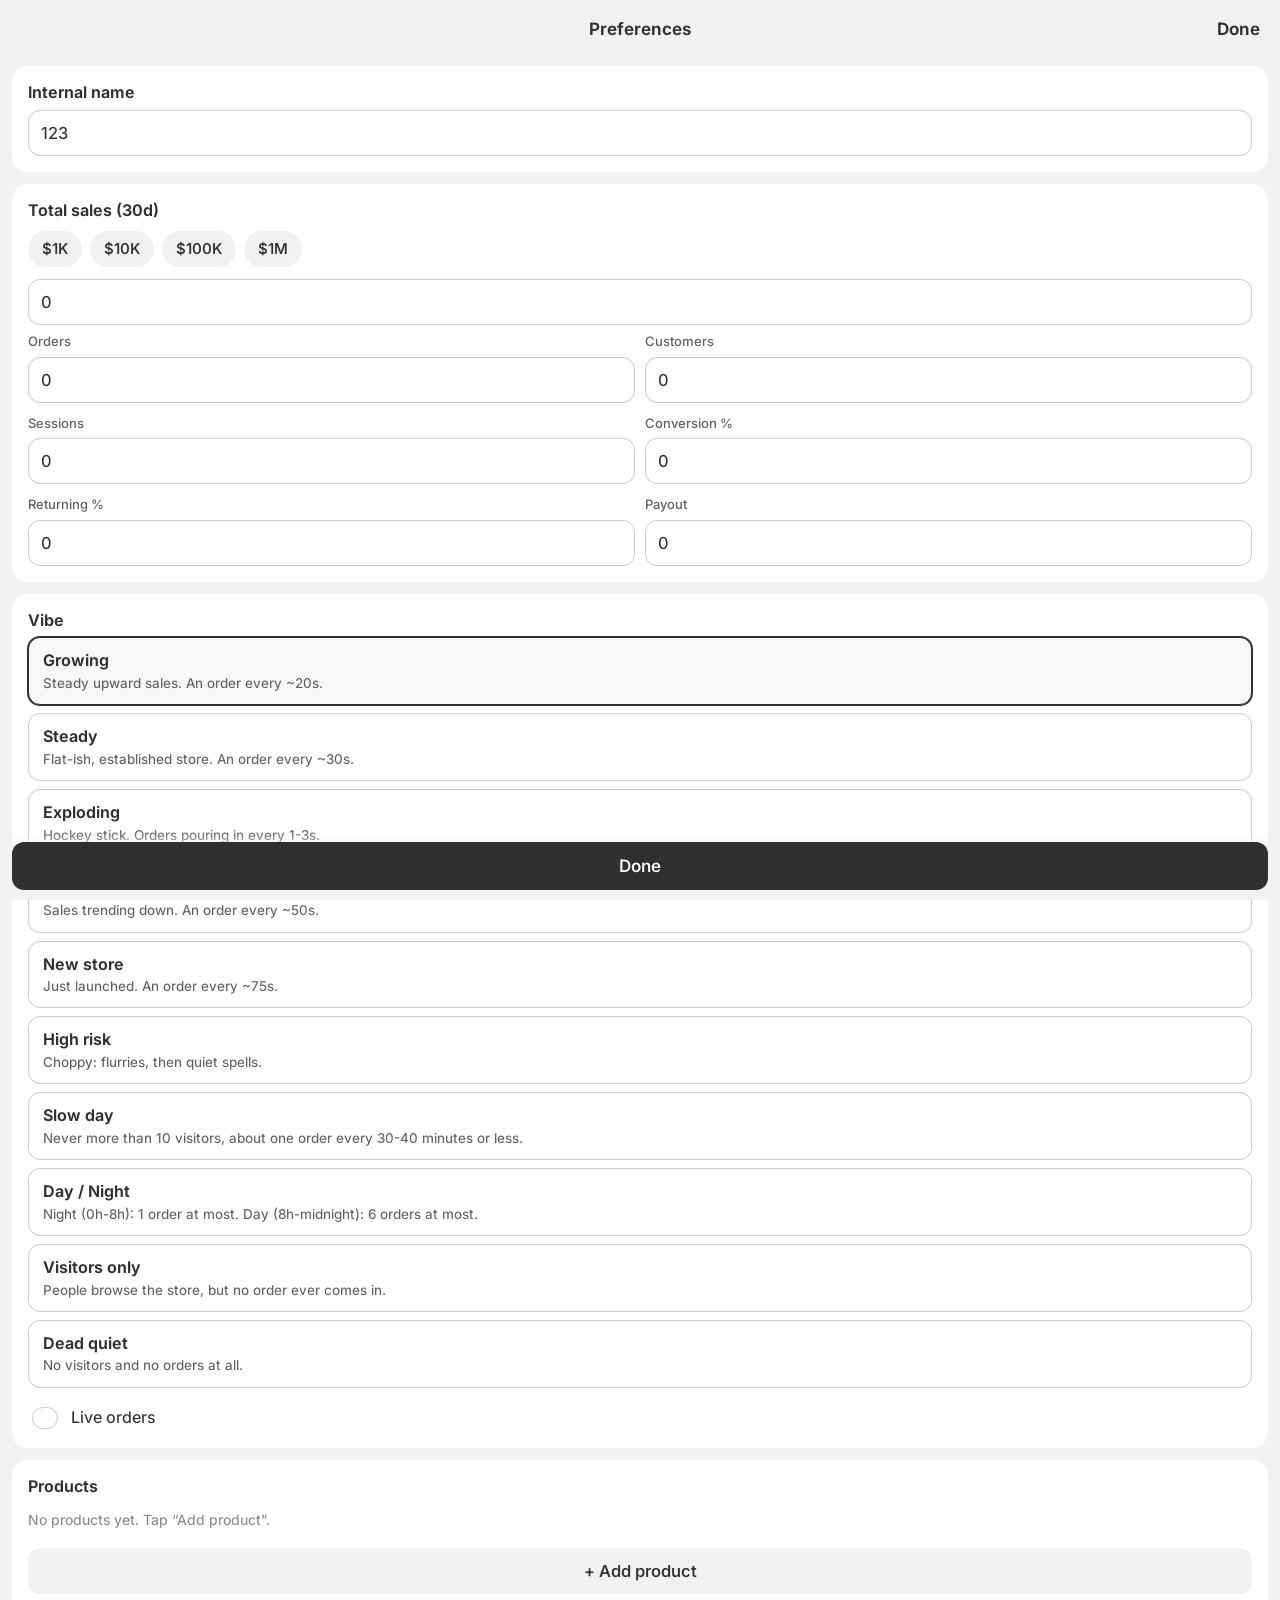
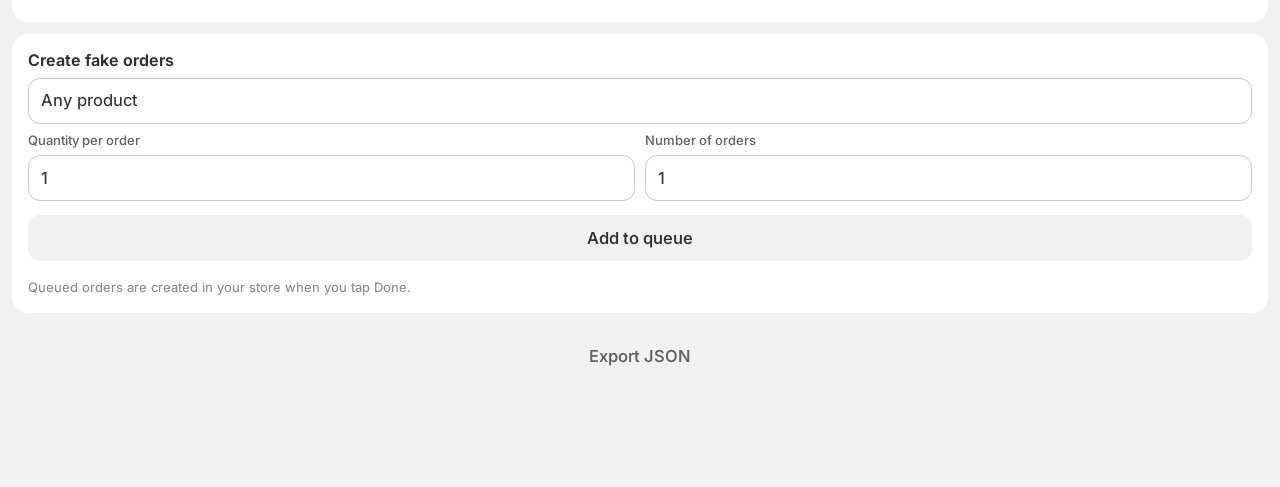
<file: ShopifyWeb.bundle/editor.html>
<!DOCTYPE html>
<html lang="en">
<head>
  <meta charset="utf-8">
  <meta name="viewport" content="width=device-width, initial-scale=1, viewport-fit=cover">
  <title>Preferences</title>
  <link rel="stylesheet" href="./editor.css">
</head>
<body>
  <header class="nav">
    <h1>Preferences</h1>
    <button type="button" class="done js-done" onclick="window.__larpDone && window.__larpDone()">Done</button>
  </header>
  <p id="doneError"></p>
  <!-- Moved to "Edit store". Kept hidden so an older editor-bundle.js still finds them and does not crash. -->
  <div hidden aria-hidden="true"><input id="storeName"><select id="currency"></select><select id="country"></select><input type="checkbox" id="convertFx"></div>
  <section>
    <label>Internal name</label>
    <input id="internalName" maxlength="48" autocomplete="off">
  </section>
  <section>
    <label>Total sales (30d)</label>
    <div class="chips" id="salesChips"></div>
    <input id="totalSales" type="number" inputmode="decimal" min="0" step="0.01">
    <div class="row">
      <div><label>Orders</label><input id="orders" type="number" inputmode="numeric"></div>
      <div><label>Customers</label><input id="customers" type="number" inputmode="numeric"></div>
      <div><label>Sessions</label><input id="sessions" type="number" inputmode="numeric"></div>
      <div><label>Conversion %</label><input id="conversionRate" type="number" inputmode="decimal" step="0.1"></div>
      <div><label>Returning %</label><input id="returningCustomersPct" type="number" inputmode="decimal" step="0.1"></div>
      <div><label>Payout</label><input id="payoutBalance" type="number" inputmode="decimal" step="0.01"></div>
    </div>
  </section>
  <section>
    <label>Vibe</label>
    <div class="vibes" id="vibes"></div>
    <label class="check"><input type="checkbox" id="liveOrders"> Live orders</label>
  </section>
  <section>
    <label>Products</label>
    <div id="products"></div>
    <button type="button" id="addProduct" class="secondary">+ Add product</button>
    <p id="prodMeta"></p>
    <input type="file" id="imgPick" accept="image/*" hidden>
  </section>
  <section>
    <label>Create fake orders</label>
    <select id="foProduct"></select>
    <div class="row">
      <div><label>Quantity per order</label><input id="foQty" type="number" inputmode="numeric" min="1" value="1"></div>
      <div><label>Number of orders</label><input id="foTimes" type="number" inputmode="numeric" min="1" value="1"></div>
    </div>
    <button type="button" id="foAdd" class="secondary">Add to queue</button>
    <div id="foList"></div>
    <p id="foMeta"></p>
  </section>
  <button type="button" id="exportBtn" class="ghost">Export JSON</button>
  <div class="dock">
    <button type="button" class="done js-done dock-done" onclick="window.__larpDone && window.__larpDone()">Done</button>
  </div>
  <script>
    /*__LARP_BASE__*/
window.__LARP_BASE__ = {"st":{"name":"ddhhd's Store","ini":"DS","logo":"","cur":"USD","sym":"$","country":"US","loc":"en-US","dec":2,"tag":"USD $","cname":"United States","handle":"ddhhd-s-store","off":-14400000,"now":1792179096257,"day0":1747540800000,"n":517,"frac":0.6469474189814814,"hist":517,"custTotal":290,"lastN":4639,"payout":124000,"preview":false,"pops":true},"d":{"s":[55108,38176,45770,67413,64204,46324,42726,65484,44067,52669,60928,59055,44444,56043,54756,76212,36571,59662,29370,50969,47918,55823,49027,56294,58383,54914,45151,66273,44826,84052,56825,56562,55712,56365,65143,63837,73125,60153,56173,51922,53566,66040,48698,74232,41868,57012,50613,86886,46552,72153,45406,50641,63580,58183,49399,79515,45459,44167,79461,51954,75728,65448,61729,49473,48996,65956,37625,54683,50083,57143,49194,48461,65929,67847,70919,76771,60945,70991,49598,62846,74608,59858,77364,74724,62105,67108,48806,81488,63067,52839,69041,40409,82920,39185,60931,60555,67627,71062,57017,58243,57158,75960,65523,44133,100453,103773,24689,51004,74830,50337,64557,79978,86483,66555,67898,48776,48869,78791,87359,64094,59343,60198,71214,77678,56853,73124,77930,62417,75762,75619,65952,68872,60466,54034,57293,62420,81929,58923,69386,42944,74345,57229,75277,72668,74580,61533,86657,66533,59495,85134,51168,64279,57921,83873,63366,61592,79893,80495,67981,70005,85587,85529,86093,45992,77818,92358,76129,78473,52782,66096,65951,60214,70600,77751,78337,59766,90079,79018,74916,83331,100180,80057,90869,62621,76251,65271,99022,79171,76371,68597,95392,137224,97243,110192,127590,170826,140484,95703,100089,75888,119761,87362,118797,93642,115707,92072,103855,91509,63995,106749,88425,90788,133713,115783,102601,92605,143047,132038,92879,92725,98546,76224,73064,81583,94217,60244,68076,124472,88092,108451,96809,74323,73419,72771,98939,56036,77579,76635,105311,92497,102124,83323,91107,77536,96569,111156,95213,91024,83771,84068,88294,104638,87456,104899,75071,75661,98436,83357,107143,81292,124159,91519,88237,81527,66183,109229,97745,100598,109578,135544,71316,82445,107890,88474,86204,82895,121569,97653,71878,105313,69883,99561,84706,109298,107061,99386,124217,101426,91948,141494,112526,77913,125049,97240,104978,86846,80360,143238,110984,101063,81324,98129,97210,115785,122843,89303,87436,93194,125740,96081,113303,87573,92218,91495,84013,96440,111387,134919,121950,117760,68204,105520,127142,131564,100265,61701,73104,118197,129567,82633,91379,137975,95364,95765,106784,105813,140798,134105,136283,89964,112926,79501,129284,88848,114056,137784,96034,135162,117058,120259,97991,118449,91520,104187,91233,133835,139221,116336,109224,153222,116192,135441,112440,172633,148083,128583,139643,110856,116104,78925,98372,113234,88242,134273,137903,116573,116483,143192,117839,130864,140917,115295,161453,151326,141462,112422,123646,108910,116525,118951,190543,125170,106102,145727,119527,103843,133565,76798,146846,136835,99451,127906,108175,142326,142247,114613,142898,93778,90984,167441,132655,113260,130265,115917,165830,172328,155833,112664,106151,104811,152449,142729,141853,175767,124644,98086,161783,188694,169229,132834,97287,147071,153403,143280,174086,116802,124644,125455,171759,166650,154516,199864,147152,136946,141406,109292,146747,142459,159391,122422,140357,105366,111643,106287,156740,157829,135690,159379,111859,129633,148779,166855,155297,152045,187488,151247,121956,133421,218518,149215,144617,118248,157104,147132,131726,156558,173079,128550,141833,107010,129450,94849,196405,218676,155396,171120,123407,170120,182821,223887,168648,151253,144025,190911,184280,155417,160821,224816,95925,161958,162990,143420,163686,159190,210000,105195,162622,196065,116348,100306,147075,153281,172214,152564,139521,174783,125858],"g":[51609,35752,42864,63133,60127,43383,40013,61326,41269,49325,57059,55305,41622,52485,51279,71373,34249,55874,27505,47733,44876,52279,45914,52720,54676,51427,42284,62065,41980,78715,53217,52971,52175,52786,61007,59784,68482,56334,52606,48625,50165,61847,45606,69519,39210,53392,47399,81369,43596,67572,42523,47426,59543,54489,46262,74466,42573,41363,74416,48655,70920,61292,57810,46332,45885,61768,35236,51211,46903,53515,46071,45384,61743,63539,66416,71897,57075,66484,46449,58856,69871,56057,72452,69980,58162,62847,45707,76314,59063,49484,64657,37843,77655,36697,57062,56710,63333,66550,53397,54545,53529,71137,61363,41331,94075,97184,23121,47766,70079,47141,60458,74900,80992,62329,63587,45679,45766,73788,81812,60024,55575,56376,66692,72746,53243,68481,72982,58454,70952,70818,61764,64499,56627,50603,53655,58457,76727,55182,64980,40217,69625,53595,70497,68054,69845,57626,81155,62309,55717,79729,47919,60198,54243,78548,59343,57681,74820,75384,63665,65560,80153,80098,80627,43072,72877,86494,71295,73490,49431,61899,61764,56391,66117,72814,73363,55971,84360,74001,70159,78040,93819,74974,85099,58645,71410,61127,92735,74144,71522,64242,89335,128511,91069,103196,119489,159980,131564,89626,93734,71070,112157,81815,111254,87696,108360,86226,97261,85699,59932,99971,82811,85024,125223,108432,96087,86725,133964,123654,86982,86838,92289,71384,68425,76403,88235,56419,63754,116569,82499,101565,90662,69604,68757,68151,92657,52478,72653,71769,98624,86624,95640,78033,85322,72613,90438,104098,89168,85245,78452,78730,82688,97994,81903,98239,70304,70857,92186,78064,100340,76130,116276,85708,82635,76351,61981,102294,91539,94211,102621,126938,66788,77210,101040,82856,80731,77632,113850,91453,67314,98626,65446,93240,79328,102358,100263,93076,116330,94986,86110,132510,105381,72966,117109,91066,98313,81332,75258,134143,103937,94646,76160,91898,91038,108433,115043,83633,81884,87277,117756,89980,106109,82013,86363,85686,78679,90317,104315,126353,114207,110283,63873,98820,119069,123211,93899,57783,68462,110692,121340,77386,85577,129214,89309,89685,100004,99095,131858,125590,127630,84252,105756,74453,121075,83207,106814,129036,89936,126580,109626,112623,91769,110928,85709,97572,85440,125337,130381,108949,102289,143493,108815,126841,105301,161672,138681,120419,130777,103817,108732,73914,92126,106044,82639,125748,129147,109171,109087,134100,110357,122555,131970,107975,151202,141718,132480,105284,115795,101995,109126,111398,178445,117223,99365,136474,111938,97250,125085,71922,137522,128147,93137,119785,101307,133289,133215,107336,133825,87824,85207,156810,124232,106069,121994,108557,155301,161386,145939,105511,99411,98156,142769,133667,132846,164607,116730,91858,151511,176713,158484,124400,91110,137733,143663,134183,163033,109386,116730,117489,160853,156069,144705,187174,137809,128251,132428,102353,137430,133414,149271,114649,131445,98676,104554,99538,146788,147808,127075,149259,104757,121402,139333,156261,145437,142391,175584,141644,114213,124950,204644,139741,135435,110740,147129,137790,123362,146618,162090,120388,132828,100216,121231,88827,183935,204792,145529,160255,115571,159319,171213,209000,161300,143100,134300,177000,170500,143100,153100,211200,89200,149300,154500,133200,160900,148600,199200,95600,153300,181700,109900,93900,137500,147400,159600,141800,127100,163200,116200],"dc":[789,547,655,965,919,663,612,938,631,754,872,846,636,802,784,1091,524,854,420,730,686,799,702,806,836,786,646,949,642,1203,814,810,798,807,933,914,1047,861,804,743,767,946,697,1063,599,816,725,1244,666,1033,650,725,910,833,707,1138,651,632,1138,744,1084,937,884,708,701,944,539,783,717,818,704,694,944,971,1015,1099,873,1016,710,900,1068,857,1108,1070,889,961,699,1167,903,757,988,579,1187,561,872,867,968,1017,816,834,818,1088,938,632,1438,1486,353,730,1071,721,924,1145,1238,953,972,698,700,1128,1251,918,850,862,1020,1112,814,1047,1116,894,1085,1083,944,986,866,774,820,894,1173,844,993,615,1064,819,1078,1040,1068,881,1241,953,852,1219,733,920,829,1201,907,882,1144,1152,973,1002,1225,1225,1233,658,1114,1322,1090,1124,756,946,944,862,1011,1113,1122,856,1290,1131,1073,1193,1434,1146,1301,897,1092,935,1418,1134,1093,982,1366,1965,1392,1578,1827,2446,2011,1370,1433,1087,1715,1251,1701,1341,1657,1318,1487,1310,916,1528,1266,1300,1914,1658,1469,1326,2048,1890,1330,1328,1411,1091,1046,1168,1349,863,975,1782,1261,1553,1386,1064,1051,1042,1417,802,1111,1097,1508,1324,1462,1193,1304,1110,1383,1591,1363,1303,1199,1204,1264,1498,1252,1502,1075,1083,1409,1193,1534,1164,1778,1310,1263,1167,948,1564,1399,1440,1569,1941,1021,1180,1545,1267,1234,1187,1741,1398,1029,1508,1001,1425,1213,1565,1533,1423,1778,1452,1316,2026,1611,1116,1790,1392,1503,1243,1151,2051,1589,1447,1164,1405,1392,1658,1759,1279,1252,1334,1800,1376,1622,1254,1320,1310,1203,1381,1595,1932,1746,1686,976,1511,1820,1884,1436,883,1047,1692,1855,1183,1308,1975,1365,1371,1529,1515,2016,1920,1951,1288,1617,1138,1851,1272,1633,1973,1375,1935,1676,1722,1403,1696,1310,1492,1306,1916,1993,1666,1564,2194,1664,1939,1610,2472,2120,1841,1999,1587,1662,1130,1408,1621,1263,1922,1974,1669,1668,2050,1687,1874,2018,1651,2312,2167,2025,1610,1770,1559,1668,1703,2728,1792,1519,2086,1711,1487,1912,1100,2102,1959,1424,1831,1549,2038,2037,1641,2046,1343,1303,2397,1899,1622,1865,1660,2374,2467,2231,1613,1520,1501,2183,2044,2031,2517,1785,1404,2316,2702,2423,1902,1393,2106,2196,2051,2492,1672,1785,1796,2459,2386,2212,2862,2107,1961,2025,1565,2101,2040,2282,1753,2010,1509,1598,1522,2244,2260,1943,2282,1602,1856,2130,2389,2223,2177,2684,2165,1746,1910,3129,2136,2071,1693,2249,2107,1886,2241,2478,1840,2031,1532,1853,1358,2812,3131,2225,2450,1767,2436,2617,2490,7375,2580,1290,1515,0,820,7030,2490,755,0,5450,1515,8700,1290,2020,0,2580,1670,1800,2640,1290,3065,0,2040,0,1550,1715],"rt":[729,565,613,1348,1269,918,824,1205,649,1027,923,1161,720,525,663,850,732,641,300,836,849,746,636,551,1192,675,915,931,717,1711,724,658,1124,852,948,698,1332,671,1019,888,689,1288,986,1233,543,748,720,1115,786,1283,487,1035,621,551,646,996,440,670,1350,862,1113,1238,607,819,693,954,532,890,497,682,492,547,1301,1008,915,967,829,917,741,1144,1188,895,1360,1401,958,684,943,1551,1275,534,1237,722,959,774,933,945,670,1378,1133,994,718,926,923,814,1459,1995,387,510,1127,862,1240,1134,1539,1047,1376,814,947,1418,1472,1277,709,584,889,848,875,1297,974,605,1529,813,657,1216,1153,769,863,790,1390,1015,1210,430,968,827,1422,1149,841,1077,1197,817,740,931,1004,929,922,1211,1194,860,1638,1076,1322,698,1760,814,1331,549,1356,907,1260,1528,723,1157,941,601,976,1594,1154,1011,1038,1445,1168,1130,1567,1394,1117,707,1484,878,1437,1231,1548,1080,1413,1952,1972,2264,1717,2571,1507,1087,1002,1215,2142,1202,1934,1117,1615,1651,1627,1481,882,2132,1260,963,2575,2111,1671,1822,2255,1814,1347,1524,1657,762,1209,1090,1871,1008,819,1268,989,1818,1355,1395,1345,1008,1734,838,752,1352,1025,1327,1391,1245,1092,1512,1863,1310,1573,1868,916,1092,851,1107,1332,1005,1208,1415,1630,1337,1928,1015,1179,1661,1643,960,854,2169,1804,1351,1420,2776,739,1619,1146,908,972,1433,2276,1590,1031,1120,1130,1794,1247,1605,1187,1167,2480,1556,898,1957,1864,1447,1947,1224,1758,1302,988,2807,1401,1006,1290,941,1984,1822,2044,1606,952,1916,1884,930,2129,1222,869,1425,875,1926,2093,2187,1633,2359,927,1854,2179,2350,1375,683,970,1906,2003,1681,1328,2445,1127,1625,1974,994,2723,1458,2206,1528,1371,1302,1806,1694,2325,1942,1729,1399,2345,2282,1793,1803,1581,994,1135,1410,1586,1507,1139,1584,1327,2393,1890,3363,2200,1316,2025,1640,1898,1133,1215,2256,1389,1932,2188,1252,1209,1739,2086,1236,2111,1823,1589,1987,2247,1128,2459,2108,1351,1497,3792,1917,1267,2124,1308,1473,1253,1458,2341,1354,1102,1726,1981,1388,1960,1097,2439,1774,939,3199,2447,1079,2495,2183,2886,2741,2549,2067,1944,1744,2958,2143,2534,3508,2035,1172,2152,2052,3242,2709,1280,1741,1917,2901,2674,1293,1513,1179,1820,2103,2362,3677,2093,2777,1665,1359,2892,1474,1848,1831,1408,1551,1270,1966,1908,1620,1708,1578,2046,1531,2441,2396,2559,2401,2287,1924,1224,1252,4281,2464,1770,1131,2324,2589,2436,2438,2110,1648,1719,2192,2496,1616,3525,4242,1907,1835,1384,2477,3757,2557,3088,1628,2425,2540,2273,2777,1860,4088,1597,2377,2942,1697,1861,1537,2489,2014,2106,3267,1304,1938,1697,1543,2290,2514,2281,2164,2336],"sh":[365,253,303,447,425,307,283,434,292,349,404,391,294,371,363,505,242,395,195,338,317,370,325,373,387,364,299,439,297,557,376,375,369,373,432,423,484,399,372,344,355,438,323,492,277,378,335,576,308,478,301,336,421,385,327,527,301,293,526,344,502,434,409,328,325,437,249,362,332,379,326,321,437,450,470,509,404,470,329,416,494,397,513,495,411,445,323,540,418,350,457,268,549,260,404,401,448,471,378,386,379,503,434,292,666,688,164,338,496,333,428,530,573,441,450,323,324,522,579,425,393,399,472,515,377,484,516,414,502,501,437,456,401,358,380,414,543,390,460,285,493,379,499,481,494,408,574,441,394,564,339,426,384,556,420,408,529,533,450,464,567,567,570,305,516,612,504,520,350,438,437,399,468,515,519,396,597,524,496,552,664,530,602,415,505,432,656,525,506,454,632,909,644,730,845,1132,931,634,663,503,793,579,787,620,767,610,688,606,424,707,586,601,886,767,680,614,948,875,615,614,653,505,484,541,624,399,451,825,584,719,641,492,486,482,655,371,514,508,698,613,677,552,604,514,640,736,631,603,555,557,585,693,579,695,497,501,652,552,710,539,823,606,585,540,438,724,648,666,726,898,472,546,715,586,571,549,805,647,476,698,463,660,561,724,709,658,823,672,609,937,746,516,828,644,696,575,532,949,735,670,539,650,644,767,814,592,579,617,833,637,751,580,611,606,557,639,738,894,808,780,452,699,842,872,664,409,484,783,858,547,605,914,632,634,707,701,933,888,903,596,748,527,857,589,756,913,636,895,776,797,649,785,606,690,604,887,922,771,724,1015,770,897,745,1144,981,852,925,734,769,523,652,750,585,890,914,772,772,949,781,867,934,764,1070,1003,937,745,819,722,772,788,1262,829,703,965,792,688,885,509,973,907,659,847,717,943,942,759,947,621,603,1109,879,750,863,768,1099,1142,1032,746,703,694,1010,946,940,1165,826,650,1072,1250,1121,880,645,974,1016,949,1153,774,826,831,1138,1104,1024,1324,975,907,937,724,972,944,1056,811,930,698,740,704,1038,1046,899,1056,741,859,986,1105,1029,1007,1242,1002,808,884,1448,989,958,783,1041,975,873,1037,1147,852,940,709,858,628,1301,1449,1030,1134,818,1127,1211,799,2897,1499,1198,799,599,2098,3496,0,599,799,1398,1198,599,0,0,1797,0,1598,0,1598,1598,0,0,1499,1398,599,1398],"tx":[3923,2718,3258,4799,4570,3298,3041,4661,3137,3749,4337,4204,3164,3989,3898,5425,2603,4247,2091,3628,3411,3974,3490,4007,4156,3909,3214,4718,3191,5983,4045,4026,3966,4012,4637,4544,5205,4282,3999,3696,3813,4701,3467,5284,2980,4058,3603,6185,3314,5136,3232,3605,4526,4142,3516,5660,3236,3144,5656,3698,5391,4659,4394,3522,3488,4695,2678,3893,3565,4068,3502,3450,4693,4830,5048,5465,4338,5054,3531,4474,5311,4261,5507,5319,4421,4777,3474,5801,4489,3761,4915,2877,5903,2789,4337,4311,4814,5059,4059,4146,4069,5407,4664,3142,7151,7387,1757,3631,5327,3583,4596,5693,6156,4738,4833,3472,3479,5609,6219,4563,4224,4285,5069,5530,4047,5205,5547,4443,5393,5383,4695,4903,4304,3846,4078,4443,5832,4194,4939,3057,5292,4074,5359,5173,5309,4380,6169,4736,4235,6060,3642,4576,4123,5971,4511,4384,5687,5730,4839,4983,6093,6088,6129,3274,5540,6575,5419,5586,3757,4705,4695,4286,5026,5535,5576,4254,6412,5625,5333,5932,7131,5699,6469,4458,5428,4646,7049,5636,5437,4883,6791,9768,6922,7844,9083,12160,10000,6813,7125,5402,8525,6219,8457,6666,8237,6554,7393,6514,4556,7599,6295,6463,9518,8242,7304,6592,10183,9399,6612,6601,7015,5426,5201,5808,6707,4289,4846,8861,6271,7720,6891,5291,5226,5180,7043,3989,5522,5455,7497,6584,7270,5931,6485,5519,6874,7913,6778,6480,5963,5984,6285,7449,6226,7467,5344,5386,7007,5934,7627,5787,8838,6515,6281,5804,4711,7776,6958,7161,7800,9649,5077,5869,7680,6298,6137,5901,8654,6951,5117,7497,4975,7087,6030,7780,7621,7075,8842,7220,6545,10072,8010,5546,8902,6922,7473,6182,5720,10196,7900,7194,5789,6985,6920,8242,8745,6357,6224,6634,8951,6840,8066,6234,6565,6513,5981,6865,7929,9604,8681,8383,4855,7511,9051,9365,7137,4392,5204,8414,9223,5882,6505,9822,6789,6817,7601,7532,10023,9546,9701,6404,8039,5659,9203,6325,8119,9808,6836,9622,8333,8561,6976,8432,6515,7417,6494,9527,9910,8281,7775,10907,8271,9641,8004,12289,10541,9153,9941,7891,8265,5618,7003,8061,6282,9558,9817,8298,8292,10193,8388,9316,10031,8207,11493,10772,10070,8003,8802,7753,8295,8468,13564,8910,7553,10374,8509,7392,9508,5467,10453,9741,7080,9105,7701,10132,10126,8159,10172,6676,6477,11919,9443,8062,9273,8252,11805,12267,11093,8020,7556,7461,10852,10160,10098,12512,8873,6982,11517,13432,12047,9456,6925,10469,10920,10199,12392,8315,8873,8931,12227,11863,10999,14227,10475,9749,10066,7780,10446,10141,11346,8715,9991,7501,7947,7566,11158,11235,9659,11345,7963,9228,10591,11878,11055,10823,13346,10767,8682,9498,15555,10622,10295,8418,11184,10474,9377,11145,12321,9151,10096,7618,9215,6752,13981,15567,11062,12181,8785,12110,13014,16578,11826,9234,9817,14627,13181,11039,11255,16106,6881,11859,12542,10537,10887,11880,12820,7798,11902,14437,8248,7448,9267,8946,12614,11305,11023,12534,9975],"o":[4,3,3,5,4,3,3,5,3,4,4,4,3,4,4,5,3,4,2,4,3,4,3,4,4,4,3,5,3,6,4,5,4,4,4,4,5,4,4,4,4,5,4,5,3,4,3,6,3,5,3,4,4,4,4,5,3,3,5,4,5,5,4,4,4,5,3,4,3,4,4,4,5,5,4,5,5,5,4,4,4,4,5,5,4,4,4,6,5,4,5,3,6,3,4,5,5,5,4,4,4,5,5,3,6,6,2,4,5,4,5,5,6,5,5,4,4,6,6,4,4,4,5,5,5,5,5,4,5,5,5,4,5,4,4,4,5,4,5,3,6,4,5,5,5,4,5,5,4,6,4,4,4,5,6,5,5,5,5,5,6,6,6,4,5,6,6,7,4,5,5,5,6,7,6,5,7,5,5,5,7,6,6,5,5,5,6,5,5,5,6,8,7,11,9,10,9,6,7,6,8,6,8,7,7,7,7,8,5,7,7,6,9,8,7,7,9,8,6,7,7,6,5,6,6,4,5,7,7,7,6,5,5,6,7,4,5,6,7,6,8,6,6,5,7,7,7,6,6,6,6,7,7,7,6,5,8,6,7,7,7,6,6,6,5,8,7,7,8,8,5,6,8,8,6,7,8,7,5,7,5,8,6,8,8,8,8,8,7,10,8,8,8,7,7,6,6,10,7,7,7,7,7,8,8,6,6,7,9,7,8,6,7,7,7,7,7,9,9,8,5,8,9,9,8,5,6,8,9,7,7,9,7,8,8,7,9,9,8,7,7,6,10,7,7,9,7,11,8,10,7,8,7,8,7,9,10,9,7,11,8,9,9,11,11,9,9,8,8,7,7,9,6,8,9,8,9,11,8,9,9,9,9,11,10,8,9,7,9,9,12,11,9,10,9,7,9,7,10,9,7,10,10,9,11,8,9,6,7,13,9,9,9,9,10,10,9,8,8,9,10,10,9,12,8,8,10,12,11,9,8,10,10,11,13,9,10,10,12,11,11,12,10,9,10,8,11,9,11,9,11,9,9,9,10,10,12,10,8,11,11,11,11,11,11,10,10,10,14,11,9,9,10,11,9,10,11,10,10,8,9,8,13,14,12,11,9,12,13,13,12,11,10,11,11,8,14,14,9,11,12,11,11,11,15,11,11,15,10,10,12,9,11,11,11,11,9],"se":[198,148,143,225,197,150,164,199,158,162,197,229,130,204,193,216,162,159,134,164,168,158,177,168,191,150,151,264,152,293,196,199,168,191,201,175,233,194,201,201,191,216,183,245,155,161,165,239,172,215,181,179,189,173,196,248,179,155,197,206,231,247,193,223,171,215,158,186,157,204,192,200,197,233,187,284,250,259,155,170,196,234,238,232,228,181,206,247,238,189,292,199,241,179,173,207,225,231,203,200,185,214,209,179,236,286,123,169,220,197,267,246,273,213,244,226,184,284,246,202,196,188,220,265,269,201,218,191,255,236,240,161,227,187,186,196,212,194,224,172,238,239,206,279,225,206,232,228,214,300,193,180,207,247,253,262,272,254,206,263,268,294,299,209,223,281,283,311,223,270,256,242,273,312,300,249,310,275,211,233,337,263,285,230,248,233,279,280,233,249,270,338,331,551,367,504,460,275,344,309,382,271,357,302,320,274,320,374,277,327,377,298,402,429,339,320,420,374,264,322,344,311,240,320,271,195,298,326,355,297,299,216,266,285,274,232,226,331,261,323,352,282,316,232,307,325,304,260,266,326,326,312,365,347,282,217,381,295,382,342,337,316,348,292,263,388,342,321,377,428,217,292,349,361,308,285,377,354,284,310,261,352,330,319,385,417,375,396,342,441,350,412,341,275,361,276,293,449,365,315,369,356,308,376,387,240,263,338,465,292,371,286,332,304,326,317,374,386,419,401,261,402,417,422,345,263,294,361,437,361,288,389,348,380,395,324,410,426,398,316,317,272,440,310,335,383,360,513,341,456,378,370,340,374,387,460,464,361,350,528,378,433,488,548,554,414,433,351,367,266,367,445,294,388,411,336,448,511,376,409,429,470,433,458,461,361,376,283,467,373,535,534,429,447,434,358,420,331,463,361,353,439,515,432,572,369,374,296,336,549,509,427,418,414,526,405,454,394,347,418,474,430,448,583,406,328,549,524,558,473,369,490,454,587,614,427,453,520,562,549,463,594,460,506,409,396,501,419,562,441,563,393,454,390,491,417,597,552,381,486,553,530,469,555,541,550,480,505,651,523,414,424,463,577,390,435,505,417,488,398,450,408,627,724,559,469,410,569,620,643,542,533,490,568,520,366,682,606,475,487,554,564,540,516,707,554,528,759,488,572,542,394,498,563,464,472,384],"nc":[3,2,2,4,3,2,2,3,2,3,3,3,2,3,3,4,2,3,1,3,2,3,2,3,3,3,2,4,2,4,3,3,3,3,3,3,4,3,3,3,3,3,3,3,2,3,2,5,2,4,2,3,3,3,3,4,2,2,3,3,4,4,3,3,3,4,2,3,2,3,3,3,4,4,3,4,3,3,3,3,3,3,4,3,3,3,3,4,4,3,4,2,4,2,3,4,3,3,3,3,3,3,4,2,5,4,1,3,3,3,4,4,4,4,3,3,3,4,4,3,3,3,3,4,4,4,4,3,4,4,4,3,4,3,3,3,4,3,4,2,4,3,4,4,3,3,4,4,3,4,3,3,3,3,4,4,4,4,3,4,4,4,4,3,4,4,4,5,3,4,4,3,4,5,4,4,5,4,3,3,5,4,4,4,3,3,4,4,4,4,5,6,5,8,6,7,6,4,5,4,6,4,6,5,5,5,5,6,3,5,5,4,6,6,5,5,7,6,5,5,5,4,4,4,4,3,4,5,5,5,4,3,4,4,5,3,4,4,5,4,6,4,5,3,5,5,5,4,4,4,4,5,5,5,4,4,6,4,5,5,5,5,4,4,4,6,5,5,6,5,3,4,6,6,5,5,6,5,4,5,4,6,5,6,5,6,6,6,5,7,6,6,6,5,5,4,4,7,5,5,5,5,5,5,6,5,4,5,7,5,6,4,5,5,5,5,5,6,7,6,4,6,6,7,6,3,4,6,6,5,5,7,5,6,5,5,7,7,6,5,5,5,7,5,5,6,5,8,6,7,5,6,5,6,5,6,7,7,5,8,6,6,6,8,8,6,6,6,6,5,5,7,5,6,6,6,6,8,6,7,6,6,6,8,7,6,6,5,7,7,9,8,7,8,7,5,6,5,7,6,5,7,7,6,8,6,7,4,5,10,7,7,6,7,7,8,7,6,6,6,7,7,6,9,6,6,7,8,8,7,6,7,8,8,9,6,7,7,9,8,8,9,7,7,7,5,8,7,8,7,8,7,7,6,7,7,9,7,6,8,8,8,8,7,8,8,7,8,11,8,6,6,7,8,7,8,8,7,8,6,6,5,9,10,9,8,6,9,9,9,9,8,7,8,8,6,10,10,7,8,9,8,8,8,10,8,8,10,7,7,9,7,8,8,7,8,7],"rc":[1,1,1,1,1,1,1,2,1,1,1,1,1,1,1,1,1,1,1,1,1,1,1,1,1,1,1,1,1,2,1,2,1,1,1,1,1,1,1,1,1,2,1,2,1,1,1,1,1,1,1,1,1,1,1,1,1,1,2,1,1,1,1,1,1,1,1,1,1,1,1,1,1,1,1,1,2,2,1,1,1,1,1,2,1,1,1,2,1,1,1,1,2,1,1,1,2,2,1,1,1,2,1,1,1,2,1,1,2,1,1,1,2,1,2,1,1,2,2,1,1,1,2,1,1,1,1,1,1,1,1,1,1,1,1,1,1,1,1,1,2,1,1,1,2,1,1,1,1,2,1,1,1,2,2,1,1,1,2,1,2,2,2,1,1,2,2,2,1,1,1,2,2,2,2,1,2,1,2,2,2,2,2,1,2,2,2,1,1,1,1,2,2,3,3,3,3,2,2,2,2,2,2,2,2,2,2,2,2,2,2,2,3,2,2,2,2,2,1,2,2,2,1,2,2,1,1,2,2,2,2,2,1,2,2,1,1,2,2,2,2,2,1,2,2,2,2,2,2,2,2,2,2,2,2,1,2,2,2,2,2,1,2,2,1,2,2,2,2,3,2,2,2,2,1,2,2,2,1,2,1,2,1,2,3,2,2,2,2,3,2,2,2,2,2,2,2,3,2,2,2,2,2,3,2,1,2,2,2,2,2,2,2,2,2,2,2,3,2,2,1,2,3,2,2,2,2,2,3,2,2,2,2,2,3,2,2,2,2,2,2,1,3,2,2,3,2,3,2,3,2,2,2,2,2,3,3,2,2,3,2,3,3,3,3,3,3,2,2,2,2,2,1,2,3,2,3,3,2,2,3,3,3,3,3,2,3,2,2,2,3,3,2,2,2,2,3,2,3,3,2,3,3,3,3,2,2,2,2,3,2,2,3,2,3,2,2,2,2,3,3,3,3,3,2,2,3,4,3,2,2,3,2,3,4,3,3,3,3,3,3,3,3,2,3,3,3,2,3,2,3,2,2,3,3,3,3,3,2,3,3,3,3,4,3,2,3,2,3,3,3,3,3,3,2,2,3,3,2,2,3,3,4,4,3,3,3,3,4,4,3,3,3,3,3,2,4,4,2,3,3,3,3,3,5,3,3,5,3,3,3,2,3,3,4,3,2],"u":[16,12,12,20,16,12,12,20,12,16,16,16,12,16,16,20,12,16,8,16,12,16,12,16,16,16,12,20,12,24,16,20,16,16,16,16,20,16,16,16,16,20,16,20,12,16,12,24,12,20,12,16,16,16,16,20,12,12,20,16,20,20,16,16,16,20,12,16,12,16,16,16,20,20,16,20,20,20,16,16,16,16,20,20,16,16,16,24,20,16,20,12,24,12,16,20,20,20,16,16,16,20,20,12,24,24,8,16,20,16,20,20,24,20,20,16,16,24,24,16,16,16,20,20,20,20,20,16,20,20,20,16,20,16,16,16,20,16,20,12,24,16,20,20,20,16,20,20,16,24,16,16,16,20,24,20,20,20,20,20,24,24,24,16,20,24,24,28,16,20,20,20,24,28,24,20,28,20,20,20,28,24,24,20,20,20,24,20,20,20,24,31,28,43,35,39,35,24,28,24,31,24,31,28,28,28,28,31,20,28,28,24,35,31,28,28,35,31,24,28,28,24,20,24,24,16,20,28,28,28,24,20,20,24,28,16,20,24,28,24,31,24,24,20,28,28,28,24,24,24,24,28,28,28,24,20,31,24,28,28,28,24,24,24,20,31,28,28,31,31,20,24,31,31,24,28,31,28,20,28,20,31,24,31,31,31,31,31,28,39,31,31,31,28,28,24,24,39,28,28,28,28,28,31,31,24,24,28,35,28,31,24,28,28,28,28,28,35,35,31,20,31,35,35,31,20,24,31,35,28,28,35,28,31,31,28,35,35,31,28,28,24,39,28,28,35,28,43,31,39,28,31,28,31,28,35,39,35,28,43,31,35,35,43,43,35,35,31,31,28,28,35,24,31,35,31,35,43,31,35,35,35,35,43,39,31,35,28,35,35,47,43,35,39,35,28,35,28,39,35,28,39,39,35,43,31,35,24,28,51,35,35,35,35,39,39,35,31,31,35,39,39,35,47,31,31,39,47,43,35,31,39,39,43,51,35,39,39,47,43,43,47,39,35,39,31,43,35,43,35,43,35,35,35,39,39,47,39,31,43,43,43,43,43,43,39,39,39,55,43,35,35,39,43,35,39,43,39,39,31,35,31,51,55,47,43,35,47,51,60,46,41,41,51,49,41,49,62,27,42,47,40,49,43,59,29,45,53,36,29,44,46,46,44,40,47,32]},"hr":{"y":[[0,0,0,0,0,0,21866,0,5792,0,0,11134,51436,27390,0,0,19409,0,0,22623,0,15133,0,0],[0,0,0,0,0,0,1,0,1,0,0,1,3,1,0,0,2,0,0,1,0,1,0,0],[8,6,5,4,4,5,8,12,17,22,24,25,27,27,25,25,27,28,30,34,35,33,25,16]],"t":[[4939,0,0,0,18661,0,0,0,8814,26714,8929,0,32081,5911,0,19809,0,0,0,0,0,0,0,0],[1,0,0,0,1,0,0,0,1,2,1,0,1,1,0,1,0,0,0,0,0,0,0,0],[14,10,8,6,6,8,13,20,29,35,40,42,44,44,42,23,0,0,0,0,0,0,0,0]]},"ord":[[4639,1792179068931,2,[[1,2,5400],[0,2,2800],[2,1,1900]],18300,0,"",0,"Free Shipping",1509,0.0825,19809,0,"Paid","Unfulfilled","Shop","Shop Pay","visa","9806","San Francisco","CA","94152","9561 Washington St","","",0,"Low",""],[4638,1792173096506,5,[[0,1,2800],[2,1,1900]],4700,0,"",799,"Standard Shipping",412,0.075,5911,0,"Paid","Unfulfilled","Point of Sale","Shop Pay","visa","6062","Columbus","OH","43200","3666 Park Ave","","",0,"Low",""],[4637,1792169723473,6,[[0,2,2800],[2,1,1900],[1,4,5400]],29100,0,"",0,"Free Shipping",2981,0.1025,32081,0,"Paid","Unfulfilled","Online Store","Shop Pay","mastercard","9647","Chicago","IL","60611","7975 Willow Way","","",0,"Low","Can you ship this ASAP? Need it by Friday."],[4636,1792159878046,6,[[1,1,5400],[0,1,2800]],8200,0,"",0,"Free Shipping",729,0.089,8929,0,"Paid","Unfulfilled","Online Store","Shop Pay","discover","1007","Atlanta","GA","30378","4322 River Rd","","",0,"Medium",""],[4635,1792157329489,0,[[0,1,2800],[2,1,1900],[1,2,5400]],15500,0,"",0,"Free Shipping",1375,0.08875,16875,0,"Paid","Unfulfilled","Online Store","Shopify Payments","visa","2094","Brooklyn","NY","11221","4876 Oak St","","",0,"Low",""],[4634,1792155959397,7,[[2,1,1900],[0,1,2800],[1,1,5400]],10100,1010,"SUMMER10",0,"Free Shipping",749,0.0825,9839,0,"Paid","Unfulfilled","Online Store","Shopify Payments","visa","2804","Houston","TX","77049","747 Maple Ave","","",0,"Low",""],[4633,1792155507203,3,[[0,1,2800],[1,1,5400]],8200,0,"",0,"Free Shipping",614,0.075,8814,0,"Authorized","Unfulfilled","Online Store","Shopify Payments","visa","1522","Columbus","OH","43260","5884 Washington St","","",0,"Low",""],[4632,1792138665720,4,[[0,1,2800],[2,2,1900],[1,2,5400]],17400,0,"",0,"Free Shipping",1261,0.0725,18661,0,"Paid","Unfulfilled","Instagram","Shopify Payments","mastercard","7626","Charlotte","NC","28276","5897 Park Ave","","",0,"Low",""],[4631,1792125833242,1,[[0,1,2800],[2,1,1900]],4700,705,"FRIENDS15",599,"Standard Shipping",345,0.075,4939,0,"Paid","Unfulfilled","Shop","Shop Pay","mastercard","9537","Columbus","OH","43242","7204 Elm St","","",0,"Medium",""],[4630,1792115464267,13,[[0,1,2800],[2,3,1900],[1,1,5400]],13900,0,"",0,"Free Shipping",1233,0.08875,15133,0,"Paid","Unfulfilled","Online Store","Shopify Payments","visa","1766","Brooklyn","NY","11249","8568 Lincoln Ave","","",0,"Low","Love your stuff, 3rd order!"],[4629,1792105313209,14,[[0,1,2800],[2,1,1900],[1,3,5400]],20900,0,"",0,"Free Shipping",1723,0.0825,22623,0,"Paid","Unfulfilled","Online Store","Shopify Payments","visa","4813","Los Angeles","CA","90032","8063 Highland Ave","","",0,"Low",""],[4628,1792097772058,9,[[0,1,2800],[2,1,1900]],4700,0,"",599,"Standard Shipping",437,0.0825,5736,0,"Paid","Unfulfilled","Online Store","Shopify Payments","mastercard","7902","Sacramento","CA","95896","6033 Park Ave","","",0,"Low",""],[4627,1792094454555,10,[[0,2,2800],[1,1,5400],[2,1,1900]],12900,0,"",0,"Free Shipping",773,0.06,13673,0,"Paid","Unfulfilled","Facebook","Shopify Payments","mastercard","0902","Philadelphia","PA","19105","7727 Willow Way","","",0,"Low",""],[4626,1792085466057,12,[[2,2,1900],[0,2,2800],[1,3,5400]],25600,0,"",0,"Free Shipping",1790,0.07,27390,0,"Authorized","Unfulfilled","Online Store","Shopify Payments","visa","1661","Tampa","FL","33604","6778 Broadway","","",0,"Low",""],[4625,1792083278968,8,[[0,1,2800],[2,1,1900],[1,2,5400]],15500,1550,"WELCOME10",0,"Free Shipping",836,0.06,14786,0,"Paid","Unfulfilled","Shop","Shop Pay","mastercard","1239","Philadelphia","PA","19168","1547 Main St","","",0,"Medium",""],[4624,1792082583124,16,[[0,3,2800],[2,1,1900],[1,1,5400]],15700,0,"",0,"Free Shipping",1039,0.06625,16739,0,"Paid","Unfulfilled","Online Store","Shop Pay","visa","0501","Newark","NJ","07180","1616 Broadway","","",0,"Low",""],[4623,1792080697700,15,[[0,2,2800],[2,1,1900],[1,2,5400]],18300,0,"",0,"Free Shipping",1611,0.0881,19911,0,"Paid","Unfulfilled","Online Store","Shopify Payments","visa","4721","Denver","CO","80251","7951 Sunset Blvd","","",0,"Low","Is it possible to add a gift receipt?"],[4622,1792079989017,17,[[0,1,2800],[2,1,1900],[1,1,5400]],10100,0,"",0,"Free Shipping",1034,0.1025,11134,0,"Paid","Unfulfilled","Online Store","Shopify Payments","visa","0904","Chicago","IL","60631","9310 Sunset Blvd","","",0,"Low",""],[4621,1792065669076,3,[[1,1,5400]],5400,0,"",0,"Free Shipping",392,0.0725,5792,0,"Paid","Unfulfilled","Instagram","Shop Pay","mastercard","5544","Charlotte","NC","28210","5827 Hillcrest Rd","","",0,"Low",""],[4620,1792060082962,11,[[1,2,5400],[0,2,2800],[2,2,1900]],20200,0,"",0,"Free Shipping",1666,0.0825,21866,0,"Paid","Unfulfilled","Google \u0026 YouTube","Shopify Payments","amex","3526","Dallas","TX","75206","7290 Maple Ave","","",0,"Low",""],[4619,1792035529200,22,[[1,1,5400],[0,1,2800]],8200,0,"",0,"Free Shipping",542,0.06625,8742,0,"Paid","Unfulfilled","Online Store","Shopify Payments","visa","8727","Newark","NJ","07133","4736 Park Ave","","",0,"Low",""],[4618,1792020096525,2,[[0,1,2800],[2,1,1900]],4700,0,"",799,"Standard Shipping",569,0.1035,6068,0,"Paid","Fulfilled","Online Store","Shopify Payments","mastercard","7275","Seattle","WA","98183","2216 Park Ave","UPS","1Z839E710363861317",1792147031022,"Low",""],[4617,1792009269171,23,[[2,1,1900],[1,1,5400],[0,1,2800]],10100,0,"",0,"Free Shipping",933,0.0925,11033,0,"Paid","Fulfilled","Shop","Shop Pay","visa","7279","Nashville","TN","37223","231 Highland Ave","UPS","1Z719E970955219844",1792129910689,"Low",""],[4616,1792006511251,19,[[2,3,1900],[1,1,5400],[0,2,2800]],16700,0,"",0,"Free Shipping",1377,0.0825,18077,0,"Paid","Fulfilled","Online Store","Shopify Payments","visa","6875","San Diego","CA","92124","8524 Elm St","USPS","9400 1942 9317 1837 4994 64",1792136822614,"Low",""],[4615,1792003458384,10,[[2,1,1900],[1,2,5400],[0,1,2800]],15500,0,"",0,"Free Shipping",1278,0.0825,16778,0,"Paid","Fulfilled","Instagram","Shopify Payments","visa","1756","Houston","TX","77058","5718 Pine St","USPS","9400 1237 7066 3276 2996 19",1792129616453,"Low",""],[4614,1792000781683,21,[[0,2,2800],[1,1,5400],[2,2,1900]],14800,0,"",0,"Free Shipping",1220,0.0825,16020,0,"Paid","Fulfilled","Facebook","Shop Pay","visa","2154","San Antonio","TX","78234","5990 Elm St","FedEx","236074941872",1792128927047,"Medium",""],[4613,1791998271449,24,[[2,1,1900],[0,1,2800],[1,1,5400]],10100,0,"",0,"Free Shipping",895,0.08875,10995,0,"Paid","Fulfilled","Online Store","Shopify Payments","visa","1997","Brooklyn","NY","11281","3567 Lakeview Dr","USPS","9400 1685 0894 1366 7779 83",1792078407524,"Low",""],[4612,1791992687015,18,[[0,2,2800],[1,1,5400]],11000,0,"",0,"Free Shipping",978,0.089,11978,0,"Paid","Fulfilled","Online Store","Shopify Payments","mastercard","4320","Atlanta","GA","30372","5632 Cedar Ln","USPS","9400 1945 1464 0846 8351 57",1792131791482,"Low",""],[4611,1791985819040,20,[[2,1,1900]],1900,0,"",599,"Standard Shipping",206,0.0825,2705,0,"Paid","Fulfilled","Facebook","Shop Pay","discover","0929","San Diego","CA","92128","4805 Washington St","USPS","9400 1954 7490 2136 3807 53",1792087547430,"Low",""],[4610,1791980167839,26,[[0,2,2800],[2,2,1900],[1,2,5400]],20200,0,"",0,"Free Shipping",1792,0.08875,21992,0,"Paid","Fulfilled","Online Store","Shopify Payments","visa","7778","New York","NY","10071","6954 Washington St","UPS","1Z520E300848147685",1792077440635,"Low",""],[4609,1791979416820,25,[[0,1,2800],[2,3,1900],[1,1,5400]],13900,0,"",0,"Free Shipping",1233,0.08875,15133,0,"Paid","Fulfilled","Online Store","PayPal","","7976","New York","NY","10095","2093 Lincoln Ave","FedEx","841890799467",1792095926580,"Low",""],[4608,1791950398512,31,[[0,1,2800],[2,1,1900]],4700,0,"",1499,"Express Shipping",511,0.0825,6710,0,"Paid","Fulfilled","Online Store","Shopify Payments","mastercard","8624","Sacramento","CA","95895","3996 Sunset Blvd","USPS","9400 1690 7160 9122 6980 48",1792056274480,"Medium",""],[4607,1791945569014,9,[[2,2,1900],[1,1,5400],[0,4,2800]],20400,2040,"SUMMER10",0,"Free Shipping",1514,0.0825,19874,0,"Paid","Fulfilled","Online Store","Shopify Payments","visa","1370","Austin","TX","78765","2475 Cedar Ln","UPS","1Z271E770401723887",1792029438404,"Low",""],[4606,1791943584936,24,[[0,1,2800],[2,1,1900]],4700,0,"",0,"Free Shipping",394,0.0838,5094,0,"Paid","Fulfilled","Online Store","Shop Pay","mastercard","8245","Las Vegas","NV","89184","3460 Highland Ave","UPS","1Z291E450262142769",1792052474776,"Low",""],[4605,1791939010594,28,[[1,2,5400],[0,1,2800],[2,1,1900]],15500,0,"",0,"Free Shipping",1278,0.0825,16778,0,"Paid","Fulfilled","Online Store","Shop Pay","visa","7315","San Francisco","CA","94177","9461 Willow Way","UPS","1Z428E360093068339",1792012630846,"Low",""],[4604,1791937708286,27,[[1,1,5400],[0,1,2800],[2,3,1900]],13900,0,"",0,"Free Shipping",1146,0.0825,15046,0,"Paid","Fulfilled","Online Store","Shopify Payments","mastercard","2013","Los Angeles","CA","90075","4685 Park Ave","USPS","9400 1126 3362 4747 2614 62",1792070977360,"Medium",""],[4603,1791934899387,29,[[0,2,2800],[1,1,5400]],11000,0,"",0,"Free Shipping",1127,0.1025,12127,0,"Paid","Fulfilled","Online Store","Shopify Payments","visa","5148","Chicago","IL","60602","766 Washington St","UPS","1Z829E930626587368",1792040399590,"Low",""],[4602,1791928646525,19,[[2,1,1900],[0,2,2800],[1,2,5400]],18300,0,"",0,"Free Shipping",1509,0.0825,19809,0,"Paid","Fulfilled","Online Store","Shopify Payments","mastercard","3554","Dallas","TX","75267","2612 Washington St","USPS","9400 1327 8687 4912 2093 61",1792020515639,"Low",""],[4601,1791923902877,12,[[1,2,5400],[0,1,2800],[2,2,1900]],17400,0,"",0,"Free Shipping",1543,0.08875,18943,0,"Paid","Fulfilled","Point of Sale","Shopify Payments","visa","2587","Brooklyn","NY","11214","9417 Willow Way","USPS","9400 1231 9817 3336 9175 33",1792028681041,"Low",""],[4600,1791923762590,3,[[0,3,2800],[2,1,1900],[1,1,5400]],15700,0,"",0,"Free Shipping",1294,0.0825,16994,0,"Paid","Fulfilled","Online Store","Apple Pay","apple_pay","7088","San Francisco","CA","94142","4213 Lakeview Dr","FedEx","421085234183",1792022073480,"Low",""],[4599,1791920887199,32,[[1,1,5400],[0,1,2800]],8200,0,"",0,"Free Shipping",0,0,8200,0,"Paid","Fulfilled","Online Store","Shopify Payments","visa","1853","Portland","OR","97220","866 Hillcrest Rd","FedEx","213113794671",1792018608710,"Low",""],[4598,1791920256841,30,[[2,2,1900],[1,1,5400],[0,1,2800]],12000,0,"",0,"Free Shipping",989,0.0825,12989,0,"Paid","Fulfilled","Online Store","Shopify Payments","visa","8371","San Antonio","TX","78225","1948 Maple Ave","UPS","1Z364E610459321653",1792000537051,"Low",""],[4597,1791862103841,33,[[0,1,2800],[2,1,1900],[1,1,5400]],10100,0,"",0,"Free Shipping",1044,0.1035,11144,0,"Paid","Fulfilled","Online Store","Shop Pay","discover","8756","Seattle","WA","98151","1014 Park Ave","FedEx","167254082331",1791965050890,"Medium",""],[4596,1791856596048,35,[[1,2,5400],[0,2,2800],[2,1,1900]],18300,0,"",0,"Free Shipping",1097,0.06,19397,0,"Paid","Fulfilled","Online Store","Shopify Payments","visa","2474","Philadelphia","PA","19170","6384 Hillcrest Rd","USPS","9400 1480 0153 6707 7355 47",1791984927586,"Low","Leave at the side door please."],[4595,1791851054502,34,[[1,1,5400],[0,1,2800],[2,1,1900]],10100,0,"",0,"Free Shipping",832,0.0825,10932,0,"Paid","Fulfilled","Online Store","Shopify Payments","mastercard","3138","Los Angeles","CA","90000","573 Washington St","UPS","1Z543E830740631469",1791927328031,"Low",""],[4594,1791842359850,38,[[0,2,2800],[1,1,5400]],11000,0,"",0,"Free Shipping",921,0.0838,11921,0,"Paid","Fulfilled","Instagram","Shopify Payments","amex","3987","Las Vegas","NV","89197","5635 Cedar Ln","USPS","9400 1867 3727 7341 8169 83",1791923803224,"Low",""],[4593,1791841580228,36,[[0,2,2800],[1,1,5400],[2,1,1900]],12900,0,"",0,"Free Shipping",1063,0.0825,13963,0,"Paid","Fulfilled","Online Store","Shopify Payments","mastercard","8286","San Francisco","CA","94118","5861 Willow Way","FedEx","978580485756",1791963898644,"Low",""],[4592,1791836347576,17,[[0,1,2800],[2,1,1900],[1,2,5400]],15500,0,"",0,"Free Shipping",1084,0.07,16584,0,"Paid","Fulfilled","Online Store","Shopify Payments","amex","8669","Tampa","FL","33690","6442 Main St","USPS","9400 1070 3130 1884 0364 33",1791943829304,"Low",""],[4591,1791830884849,37,[[1,2,5400],[0,1,2800],[2,1,1900]],15500,0,"",0,"Free Shipping",1154,0.0745,16654,0,"Paid","Fulfilled","Online Store","Shopify Payments","discover","4024","Salt Lake City","UT","84136","7785 Lincoln Ave","USPS","9400 1992 1427 1166 9644 91",1791931661804,"Low",""],[4590,1791830804146,34,[[1,2,5400],[0,1,2800],[2,2,1900]],17400,0,"",0,"Free Shipping",1435,0.0825,18835,0,"Paid","Fulfilled","Online Store","Shopify Payments","discover","9115","Sacramento","CA","95847","7566 Park Ave","USPS","9400 1574 5862 7276 8848 90",1791966801464,"Low",""],[4589,1791819308122,21,[[0,2,2800],[2,1,1900]],7500,0,"",0,"Free Shipping",776,0.1035,8276,0,"Paid","Fulfilled","Point of Sale","Shopify Payments","visa","7286","Seattle","WA","98159","9493 Main St","USPS","9400 1720 6815 5824 3215 84",1791924487544,"Low",""],[4588,1791819210724,5,[[1,1,5400],[0,3,2800],[2,1,1900]],15700,0,"",0,"Free Shipping",1098,0.07,16798,0,"Paid","Fulfilled","Online Store","Shop Pay","mastercard","3217","Orlando","FL","32810","2126 Highland Ave","UPS","1Z523E320049017765",1791955286361,"Low",""],[4587,1791804753103,16,[[2,2,1900],[0,2,2800],[1,3,5400]],25600,0,"",0,"Free Shipping",2110,0.0825,27710,0,"Paid","Fulfilled","Online Store","Shopify Payments","visa","5715","Austin","TX","78718","6320 Oak St","USPS","9400 1219 1541 5746 5521 01",1791905741093,"Low",""],[4586,1791775655259,43,[[0,3,2800],[2,2,1900],[1,1,5400]],17600,0,"",0,"Free Shipping",1275,0.0725,18875,0,"Paid","Fulfilled","Online Store","Shopify Payments","visa","9944","Charlotte","NC","28235","750 Lakeview Dr","USPS","9400 1198 4522 2697 1107 66",1791856162913,"Low",""],[4585,1791765950470,6,[[0,4,2800],[2,1,1900],[1,2,5400]],23900,0,"",0,"Free Shipping",1779,0.0745,25679,0,"Paid","Fulfilled","Shop","Shop Pay","mastercard","4202","Salt Lake City","UT","84130","6165 Elm St","UPS","1Z760E390502435190",1791905197156,"Low",""],[4584,1791761288535,15,[[0,3,2800],[2,1,1900],[1,1,5400]],15700,0,"",0,"Free Shipping",1137,0.0725,16837,0,"Paid","Fulfilled","Online Store","Shopify Payments","visa","5684","Charlotte","NC","28296","5364 Hillcrest Rd","USPS","9400 1638 5834 9813 3590 37",1791853103465,"Low",""],[4583,1791759017267,39,[[2,1,1900],[1,1,5400],[0,1,2800]],10100,0,"",0,"Free Shipping",706,0.07,10806,0,"Paid","Fulfilled","Online Store","Shopify Payments","visa","2835","Orlando","FL","32871","2786 Lakeview Dr","FedEx","033581154802",1791896754968,"Low",""],[4582,1791753749757,28,[[0,1,2800],[2,1,1900],[1,1,5400]],10100,1515,"FRIENDS15",0,"Free Shipping",755,0.0881,9340,0,"Paid","Fulfilled","Online Store","Shopify Payments","mastercard","1508","Denver","CO","80297","2510 Sunset Blvd","USPS","9400 1144 8139 1592 6884 42",1791885510124,"Low",""],[4581,1791730843438,28,[[0,4,2800],[2,3,1900],[1,2,5400]],27700,0,"",0,"Free Shipping",0,0,27700,0,"Paid","Fulfilled","Online Store","Shopify Payments","visa","4394","Portland","OR","97272","5108 Sunset Blvd","USPS","9400 1443 3801 4903 1096 21",1791823307608,"Medium",""],[4580,1791720184008,42,[[0,1,2800],[2,1,1900],[1,2,5400]],15500,1550,"WELCOME10",0,"Free Shipping",1010,0.0725,14960,0,"Paid","Fulfilled","Online Store","Shopify Payments","visa","8105","Raleigh","NC","27697","2075 Elm St","UPS","1Z925E840457494345",1791861677409,"Low",""],[4579,1791697023459,41,[[2,2,1900],[0,2,2800],[1,1,5400]],14800,0,"",0,"Free Shipping",1220,0.0825,16020,0,"Paid","Fulfilled","Online Store","Shopify Payments","mastercard","3403","Los Angeles","CA","90020","3015 Elm St","USPS","9400 1317 9964 2102 4558 91",1791807335409,"Low",""],[4578,1791695112751,40,[[2,2,1900],[1,1,5400],[0,1,2800]],12000,0,"",0,"Free Shipping",1064,0.08875,13064,0,"Paid","Fulfilled","Google \u0026 YouTube","PayPal","","7298","New York","NY","10023","1643 Highland Ave","FedEx","309155130765",1791792471205,"Low",""],[4577,1791684151474,52,[[0,2,2800],[1,1,5400]],11000,0,"",0,"Free Shipping",907,0.0825,11907,0,"Paid","Fulfilled","Draft Orders","Shopify Payments","visa","9404","San Antonio","TX","78226","4902 Pine St","USPS","9400 1734 3408 0725 5959 15",1791770139518,"Low",""],[4576,1791675389501,24,[[1,1,5400],[0,1,2800],[2,1,1900]],10100,0,"",0,"Free Shipping",706,0.07,10806,0,"Paid","Fulfilled","Online Store","Shopify Payments","visa","1767","Tampa","FL","33680","7599 Cedar Ln","USPS","9400 1077 4274 6487 7211 55",1791771708210,"Low",""],[4575,1791673714745,45,[[0,1,2800],[2,1,1900],[1,1,5400]],10100,0,"",0,"Free Shipping",0,0,10100,4040,"Partially refunded","Fulfilled","Shop","Shop Pay","mastercard","5827","Portland","OR","97220","2488 Elm St","FedEx","949545339315",1791780386709,"Low",""],[4574,1791666400854,50,[[0,1,2800],[2,1,1900]],4700,0,"",799,"Standard Shipping",385,0.07,5884,0,"Paid","Fulfilled","Online Store","Shopify Payments","visa","8132","Miami","FL","33154","9880 Pine St","USPS","9400 1055 6977 3435 2531 16",1791742390733,"Low",""],[4573,1791660551003,49,[[0,1,2800],[1,1,5400]],8200,0,"",0,"Free Shipping",0,0,8200,0,"Paid","Fulfilled","Online Store","Shopify Payments","visa","8538","Portland","OR","97269","8642 Hillcrest Rd","UPS","1Z741E810643019075",1791761563114,"Low",""],[4572,1791660070525,44,[[0,2,2800],[2,1,1900],[1,1,5400]],12900,0,"",0,"Free Shipping",902,0.07,13802,0,"Paid","Fulfilled","Online Store","PayPal","","8792","Tampa","FL","33691","5412 Elm St","USPS","9400 1424 9973 0348 4756 82",1791739149972,"Low",""],[4571,1791658465513,11,[[1,1,5400],[0,2,2800],[2,1,1900]],12900,1290,"SUMMER10",0,"Free Shipping",957,0.0825,12567,0,"Paid","Fulfilled","Online Store","Shopify Payments","mastercard","6101","San Antonio","TX","78214","9279 Broadway","UPS","1Z268E750957657836",1791799680493,"Low",""],[4570,1791651490805,53,[[2,1,1900],[1,1,5400]],7300,0,"",799,"Standard Shipping",838,0.1035,8937,0,"Paid","Fulfilled","Online Store","Shop Pay","amex","7756","Seattle","WA","98126","8848 Main St","UPS","1Z516E210124934140",1791770221903,"Low",""],[4569,1791649881536,51,[[1,1,5400],[0,2,2800],[2,3,1900]],16700,0,"",0,"Free Shipping",1043,0.0625,17743,0,"Paid","Fulfilled","Online Store","Shopify Payments","visa","0207","Boston","MA","02152","9108 Park Ave","UPS","1Z055E660041351336",1791784623728,"Low",""],[4568,1791648084670,48,[[1,1,5400],[0,2,2800],[2,2,1900]],14800,0,"",0,"Free Shipping",1313,0.08875,16113,0,"Paid","Fulfilled","Shop","Shop Pay","visa","8197","New York","NY","10016","2237 Washington St","UPS","1Z468E160401279618",1791761254664,"Low",""],[4567,1791642998160,47,[[1,1,5400],[0,5,2800],[2,1,1900]],21300,0,"",0,"Free Shipping",1597,0.075,22897,0,"Paid","Fulfilled","Online Store","Shopify Payments","mastercard","8085","Columbus","OH","43245","9478 Lincoln Ave","UPS","1Z968E710622700278",1791747320382,"Low",""],[4566,1791629865360,46,[[0,2,2800],[2,1,1900]],7500,0,"",0,"Free Shipping",619,0.0825,8119,8119,"Refunded","Unfulfilled","Online Store","Shopify Payments","mastercard","4648","Dallas","TX","75213","3186 River Rd","","",0,"Low",""],[4565,1791594689717,55,[[2,1,1900],[0,1,2800]],4700,0,"",799,"Standard Shipping",484,0.0881,5983,0,"Paid","Fulfilled","Online Store","Shop Pay","visa","3289","Denver","CO","80214","8298 Elm St","USPS","9400 1755 6732 4584 7930 79",1791684154163,"Low",""],[4564,1791585493105,56,[[2,1,1900]],1900,0,"",0,"Free Shipping",133,0.07,2033,0,"Paid","Fulfilled","Online Store","PayPal","","2842","Miami","FL","33127","5336 Highland Ave","UPS","1Z271E320671494038",1791674380626,"Low",""],[4563,1791585141296,57,[[1,1,5400],[0,1,2800]],8200,0,"",0,"Free Shipping",676,0.0825,8876,0,"Paid","Fulfilled","Online Store","PayPal","","5714","San Antonio","TX","78216","2738 Cedar Ln","UPS","1Z130E150184324229",1791679880877,"Low",""],[4562,1791581863051,58,[[0,2,2800],[2,1,1900],[1,1,5400]],12900,0,"",0,"Free Shipping",1063,0.0825,13963,0,"Paid","Fulfilled","Online Store","Apple Pay","apple_pay","8722","Austin","TX","78708","4593 Elm St","UPS","1Z353E290683790064",1791689030458,"Low",""],[4561,1791580766304,54,[[0,1,2800]],2800,0,"",799,"Standard Shipping",297,0.0825,3896,0,"Paid","Fulfilled","Online Store","Shopify Payments","mastercard","4797","Los Angeles","CA","90015","9076 Elm St","UPS","1Z691E030120508954",1791670552863,"Low","Can you ship this ASAP? Need it by Friday."],[4560,1791567246196,51,[[1,1,5400],[0,3,2800],[2,2,1900]],17600,2640,"SAVE15",0,"Free Shipping",1046,0.07,16006,0,"Paid","Fulfilled","Online Store","PayPal","","7241","Tampa","FL","33631","1852 Cedar Ln","UPS","1Z640E170549077326",1791650427681,"Low",""],[4559,1791566561150,59,[[0,1,2800],[2,1,1900],[1,1,5400]],10100,0,"",0,"Free Shipping",731,0.0725,10831,0,"Paid","Fulfilled","Online Store","Shopify Payments","visa","9399","Charlotte","NC","28253","5477 Oak St","UPS","1Z024E690996838363",1791710696880,"Low",""],[4558,1791553899698,3,[[1,1,5400],[0,1,2800]],8200,0,"",0,"Free Shipping",676,0.0825,8876,0,"Paid","Fulfilled","Online Store","Shopify Payments","mastercard","7604","Austin","TX","78788","4137 Washington St","UPS","1Z819E470609982152",1791637186477,"Low",""],[4557,1791521658445,38,[[0,1,2800],[2,1,1900],[1,2,5400]],15500,0,"",0,"Free Shipping",1278,0.0825,16778,0,"Paid","Fulfilled","Online Store","Shopify Payments","visa","7427","Dallas","TX","75253","8600 Highland Ave","USPS","9400 1542 5799 5265 7558 63",1791648943158,"Low",""],[4556,1791519596360,15,[[2,2,1900],[0,1,2800],[1,1,5400]],12000,0,"",0,"Free Shipping",1064,0.08875,13064,0,"Paid","Fulfilled","Online Store","Shop Pay","discover","4738","New York","NY","10087","492 Elm St","FedEx","851902474678",1791629954566,"Low",""],[4555,1791496292790,61,[[1,1,5400],[0,1,2800]],8200,0,"",0,"Free Shipping",594,0.0725,8794,0,"Paid","Fulfilled","Online Store","Shopify Payments","visa","2122","Raleigh","NC","27601","9472 Lakeview Dr","USPS","9400 1154 2221 7474 9161 81",1791636920472,"Low",""],[4554,1791492741962,63,[[2,1,1900],[0,1,2800],[1,1,5400]],10100,0,"",0,"Free Shipping",1044,0.1035,11144,0,"Paid","Fulfilled","TikTok","Shop Pay","visa","8638","Seattle","WA","98123","552 Sunset Blvd","USPS","9400 1488 7762 0568 2784 65",1791616371761,"Low",""],[4553,1791478092982,17,[[1,1,5400],[0,1,2800],[2,2,1900]],12000,1800,"FRIENDS15",0,"Free Shipping",841,0.0825,11041,0,"Paid","Fulfilled","Shop","Shop Pay","visa","2930","San Antonio","TX","78256","1113 Lakeview Dr","USPS","9400 1193 3053 6123 4561 34",1791560587346,"Low",""],[4552,1791477339118,62,[[2,2,1900],[1,1,5400],[0,2,2800]],14800,0,"",0,"Free Shipping",1109,0.075,15909,0,"Paid","Fulfilled","Online Store","Shopify Payments","discover","4218","Columbus","OH","43255","1360 Broadway","UPS","1Z302E970507825195",1791591230063,"Low",""],[4551,1791472225150,65,[[0,1,2800],[2,1,1900],[1,1,5400]],10100,0,"",0,"Free Shipping",757,0.075,10857,0,"Paid","Fulfilled","Draft Orders","Shop Pay","visa","6616","Columbus","OH","43286","7240 Lincoln Ave","USPS","9400 1212 5563 1507 5670 29",1791607828960,"Low",""],[4550,1791471612376,68,[[1,1,5400],[0,1,2800],[2,1,1900]],10100,0,"",0,"Free Shipping",0,0,10100,0,"Paid","Fulfilled","Online Store","Shopify Payments","visa","6568","Portland","OR","97262","4423 Lakeview Dr","FedEx","573607757057",1791608721438,"Low","Is it possible to add a gift receipt?"],[4549,1791464510627,66,[[0,2,2800],[2,1,1900]],7500,0,"",0,"Free Shipping",668,0.089,8168,0,"Paid","Fulfilled","Online Store","Shopify Payments","visa","3814","Atlanta","GA","30301","3734 Oak St","USPS","9400 1634 3462 6335 0307 67",1791579999270,"Low",""],[4548,1791455061088,67,[[1,1,5400],[0,3,2800],[2,3,1900]],19500,0,"",0,"Free Shipping",1608,0.0825,21108,0,"Paid","Fulfilled","TikTok","Shopify Payments","discover","8574","Houston","TX","77053","7409 Main St","USPS","9400 1577 1906 9438 3240 13",1791586847495,"Low",""],[4547,1791440130681,60,[[0,2,2800],[2,1,1900]],7500,0,"",0,"Free Shipping",694,0.0925,8194,0,"Paid","Fulfilled","Online Store","PayPal","","8041","Nashville","TN","37269","5602 Highland Ave","UPS","1Z294E030203463096",1791560912477,"Low",""],[4546,1791432330868,64,[[0,1,2800],[2,1,1900],[1,1,5400]],10100,0,"",0,"Free Shipping",933,0.0925,11033,0,"Paid","Fulfilled","Shop","Shop Pay","amex","4637","Nashville","TN","37282","7560 Park Ave","USPS","9400 1405 7441 1417 7220 40",1791560133952,"Low",""],[4545,1791428343298,70,[[0,1,2800],[1,1,5400]],8200,0,"",0,"Free Shipping",727,0.08875,8927,0,"Paid","Fulfilled","Online Store","Shopify Payments","amex","0270","New York","NY","10017","7275 Cedar Ln","FedEx","789460613787",1791536746983,"Low",""],[4544,1791412255326,73,[[2,1,1900],[0,2,2800],[1,3,5400]],23700,0,"",0,"Free Shipping",2107,0.089,25807,0,"Paid","Fulfilled","Draft Orders","Shopify Payments","visa","7999","Atlanta","GA","30378","5866 River Rd","USPS","9400 1589 5772 9543 4493 52",1791503400700,"Low","Leave at the side door please."],[4543,1791410976106,80,[[1,1,5400],[0,1,2800],[2,1,1900]],10100,0,"",0,"Free Shipping",706,0.07,10806,0,"Paid","Fulfilled","Online Store","PayPal","","3946","Orlando","FL","32863","9383 River Rd","FedEx","848432078447",1791522368484,"Low",""],[4542,1791408149429,71,[[2,1,1900],[1,1,5400],[0,1,2800]],10100,0,"",0,"Free Shipping",832,0.0825,10932,0,"Paid","Fulfilled","Shop","Shop Pay","visa","5870","San Diego","CA","92130","2258 Washington St","UPS","1Z035E370709459821",1791494232660,"Low","Leave at the side door please."],[4541,1791407296195,79,[[0,1,2800],[2,1,1900]],4700,0,"",0,"Free Shipping",377,0.0803,5077,0,"Paid","Fulfilled","Online Store","Shop Pay","visa","1945","Minneapolis","MN","55425","1681 Hillcrest Rd","USPS","9400 1888 2678 8082 9353 71",1791502310845,"Low",""],[4540,1791399699553,18,[[1,1,5400],[0,2,2800],[2,3,1900]],16700,1670,"WELCOME10",0,"Free Shipping",1089,0.0725,16119,0,"Paid","Fulfilled","Online Store","Shopify Payments","mastercard","1922","Charlotte","NC","28272","7152 Lincoln Ave","USPS","9400 1625 3191 2979 7555 25",1791540178159,"Low",""],[4539,1791399635270,74,[[0,1,2800],[2,1,1900],[1,1,5400]],10100,0,"",0,"Free Shipping",868,0.086,10968,0,"Paid","Fulfilled","Facebook","Shopify Payments","visa","8186","Phoenix","AZ","85097","366 River Rd","UPS","1Z623E340064717448",1791504793168,"Low",""],[4538,1791397654595,6,[[0,1,2800]],2800,0,"",799,"Standard Shipping",252,0.07,3851,0,"Paid","Fulfilled","Online Store","Shop Pay","visa","3070","Orlando","FL","32891","4047 Main St","USPS","9400 1543 4270 5270 1172 99",1791477335142,"Low",""],[4537,1791396348535,69,[[1,2,5400],[0,1,2800],[2,1,1900]],15500,0,"",0,"Free Shipping",1588,0.1025,17088,0,"Paid","Fulfilled","Shop","Shop Pay","mastercard","7570","Chicago","IL","60681","6993 Oak St","USPS","9400 1070 4367 2410 5583 32",1791503205001,"Low",""],[4536,1791395291231,77,[[1,1,5400],[0,1,2800]],8200,0,"",0,"Free Shipping",657,0.0803,8857,0,"Paid","Fulfilled","Facebook","Shopify Payments","visa","8529","Minneapolis","MN","55402","8663 Oak St","UPS","1Z910E190047822385",1791493741862,"Low",""],[4535,1791391259574,76,[[1,1,5400],[0,1,2800],[2,1,1900]],10100,0,"",0,"Free Shipping",832,0.0825,10932,0,"Paid","Fulfilled","Online Store","Shopify Payments","visa","7698","San Antonio","TX","78238","3186 Broadway","FedEx","006545810877",1791468143553,"Low",""],[4534,1791388041737,24,[[0,2,2800],[1,2,5400],[2,2,1900]],20200,0,"",0,"Free Shipping",1792,0.08875,21992,0,"Paid","Fulfilled","Online Store","Shopify Payments","amex","9970","New York","NY","10092","6423 Sunset Blvd","USPS","9400 1830 5630 6461 0938 84",1791478662175,"Low",""],[4533,1791379392668,72,[[2,1,1900],[1,3,5400],[0,2,2800]],23700,0,"",0,"Free Shipping",1420,0.06,25120,0,"Paid","Fulfilled","Online Store","Shopify Payments","mastercard","3017","Detroit","MI","48249","2950 Pine St","USPS","9400 1347 2025 8158 8323 71",1791462628757,"Low",""],[4532,1791377396524,75,[[0,1,2800],[2,1,1900]],4700,0,"",799,"Standard Shipping",385,0.07,5884,0,"Paid","Fulfilled","Online Store","Shopify Payments","visa","1517","Tampa","FL","33647","3788 Highland Ave","FedEx","704982809964",1791474199320,"Low",""],[4531,1791359918579,78,[[2,1,1900],[0,2,2800],[1,1,5400]],12900,0,"",0,"Free Shipping",805,0.0625,13705,0,"Paid","Fulfilled","Facebook","Shopify Payments","mastercard","5724","Boston","MA","02104","559 Highland Ave","USPS","9400 1257 3917 3015 3460 13",1791451499668,"Low",""],[4530,1791337430091,81,[[1,1,5400],[0,1,2800],[2,1,1900]],10100,0,"",0,"Free Shipping",1034,0.1025,11134,0,"Paid","Fulfilled","Online Store","Shop Pay","mastercard","7081","Chicago","IL","60645","4502 Sunset Blvd","USPS","9400 1854 2807 5111 0461 58",1791421721399,"Low",""],[4529,1791333052473,86,[[0,1,2800],[2,1,1900],[1,3,5400]],20900,0,"",0,"Free Shipping",1723,0.0825,22623,0,"Paid","Fulfilled","Online Store","Shop Pay","mastercard","3169","San Francisco","CA","94115","1120 Cedar Ln","USPS","9400 1669 1269 0973 5642 40",1791443920914,"Low",""],[4528,1791331242937,82,[[2,1,1900],[1,1,5400],[0,1,2800]],10100,0,"",0,"Free Shipping",1034,0.1025,11134,0,"Paid","Fulfilled","Shop","Shop Pay","visa","5718","Chicago","IL","60632","9294 Sunset Blvd","USPS","9400 1982 0799 5036 8641 99",1791443210643,"Low",""],[4527,1791327002232,43,[[0,2,2800],[1,1,5400]],11000,0,"",0,"Free Shipping",1127,0.1025,12127,0,"Paid","Fulfilled","Online Store","Shopify Payments","mastercard","1043","Chicago","IL","60609","8052 Maple Ave","UPS","1Z403E840826906623",1791458808490,"Low",""],[4526,1791323170119,83,[[2,1,1900],[1,2,5400],[0,2,2800]],18300,0,"",0,"Free Shipping",1509,0.0825,19809,0,"Paid","Fulfilled","Shop","Shop Pay","amex","2249","Los Angeles","CA","90081","4932 Broadway","FedEx","888871134306",1791465156905,"Low",""],[4525,1791317747211,88,[[0,2,2800],[2,2,1900],[1,2,5400]],20200,0,"",0,"Free Shipping",1413,0.07,21613,0,"Paid","Fulfilled","Online Store","Shopify Payments","visa","1355","Miami","FL","33155","2192 Elm St","USPS","9400 1439 6875 5043 3436 08",1791392735717,"Low",""],[4524,1791312255601,84,[[2,2,1900],[0,1,2800],[1,1,5400]],12000,0,"",0,"Free Shipping",893,0.0745,12893,0,"Paid","Fulfilled","Shop","Shop Pay","visa","5749","Salt Lake City","UT","84148","8259 Lakeview Dr","USPS","9400 1982 5663 0802 7879 64",1791450545638,"Low",""],[4523,1791311400356,85,[[0,2,2800],[2,1,1900],[1,1,5400]],12900,2580,"VIP20",0,"Free Shipping",0,0,10320,0,"Paid","Fulfilled","Online Store","Shopify Payments","discover","8128","Portland","OR","97290","8217 Elm St","USPS","9400 1072 7753 7697 8310 41",1791454058707,"Low",""],[4522,1791308322586,87,[[0,1,2800],[2,1,1900],[1,1,5400]],10100,0,"",0,"Free Shipping",1034,0.1025,11134,0,"Paid","Fulfilled","Online Store","Shopify Payments","visa","2237","Chicago","IL","60607","5765 Elm St","UPS","1Z196E520902081382",1791441278928,"Low",""],[4521,1791300816855,12,[[0,2,2800],[2,1,1900],[1,1,5400]],12900,0,"",0,"Free Shipping",1063,0.0825,13963,0,"Paid","Fulfilled","Shop","Shop Pay","visa","1121","San Antonio","TX","78246","8727 Willow Way","USPS","9400 1095 2528 4241 2901 44",1791428066578,"Low",""],[4520,1791294258145,29,[[0,2,2800],[2,2,1900],[1,1,5400]],14800,0,"",0,"Free Shipping",1072,0.0725,15872,0,"Paid","Fulfilled","Online Store","Shopify Payments","visa","0794","Raleigh","NC","27648","8981 Park Ave","USPS","9400 1681 5244 6526 2532 41",1791438213289,"Low",""],[4519,1791258818916,91,[[1,1,5400],[0,1,2800]],8200,0,"",0,"Free Shipping",676,0.0825,8876,0,"Paid","Fulfilled","Shop","Shop Pay","visa","1208","Sacramento","CA","95829","7719 Park Ave","UPS","1Z335E700152732525",1791347312700,"Low",""],[4518,1791255899655,90,[[1,1,5400],[0,1,2800],[2,2,1900]],12000,0,"",0,"Free Shipping",989,0.0825,12989,0,"Paid","Fulfilled","Online Store","Shop Pay","mastercard","7563","Sacramento","CA","95896","719 Sunset Blvd","FedEx","149529082180",1791331623074,"Low",""],[4517,1791255099185,97,[[1,1,5400],[0,1,2800],[2,1,1900]],10100,0,"",0,"Free Shipping",895,0.08875,10995,0,"Paid","Fulfilled","Instagram","Shopify Payments","amex","9383","New York","NY","10021","481 River Rd","USPS","9400 1043 8586 3339 1587 76",1791371819326,"Low",""],[4516,1791243373438,95,[[0,2,2800],[2,2,1900],[1,1,5400]],14800,0,"",0,"Free Shipping",1316,0.089,16116,0,"Paid","Fulfilled","Online Store","Shopify Payments","visa","7684","Atlanta","GA","30309","1675 Pine St","USPS","9400 1034 2880 8451 1266 67",1791367906891,"Low",""],[4515,1791242310505,89,[[0,1,2800],[2,1,1900]],4700,0,"",599,"Standard Shipping",437,0.0825,5736,0,"Paid","Fulfilled","Online Store","Shopify Payments","visa","5009","San Antonio","TX","78249","3168 Lakeview Dr","UPS","1Z132E840434990987",1791353035777,"Low",""],[4514,1791229277803,94,[[2,1,1900],[1,1,5400]],7300,0,"",599,"Standard Shipping",553,0.07,8452,0,"Paid","Fulfilled","Online Store","Shopify Payments","visa","7132","Tampa","FL","33654","8804 Broadway","USPS","9400 1279 3743 0416 3963 79",1791304827960,"Low",""],[4513,1791226977253,17,[[1,1,5400],[0,1,2800]],8200,0,"",0,"Free Shipping",594,0.0725,8794,0,"Paid","Fulfilled","Facebook","Shopify Payments","visa","8958","Charlotte","NC","28277","9890 Sunset Blvd","UPS","1Z123E230609223585",1791309262949,"Low",""],[4512,1791220049009,44,[[0,1,2800],[2,1,1900]],4700,0,"",599,"Standard Shipping",437,0.0825,5736,0,"Paid","Fulfilled","Online Store","Shopify Payments","visa","0410","Dallas","TX","75204","4690 Highland Ave","USPS","9400 1627 3094 3410 8653 25",1791325445026,"Low",""],[4511,1791219446692,96,[[1,3,5400],[0,1,2800],[2,1,1900]],20900,0,"",0,"Free Shipping",1556,0.0745,22456,0,"Paid","Fulfilled","Online Store","Shop Pay","visa","7783","Salt Lake City","UT","84180","895 River Rd","USPS","9400 1478 2984 4194 3765 59",1791335011441,"Low",""],[4510,1791195104857,93,[[2,1,1900]],1900,0,"",0,"Free Shipping",114,0.06,2014,0,"Paid","Fulfilled","Online Store","Shop Pay","visa","6400","Philadelphia","PA","19124","3604 Lincoln Ave","USPS","9400 1983 4833 9684 8684 80",1791332947976,"Low",""],[4509,1791179823370,92,[[0,1,2800]],2800,0,"",0,"Free Shipping",231,0.0825,3031,0,"Paid","Fulfilled","Online Store","Shopify Payments","visa","4124","Los Angeles","CA","90079","7967 Maple Ave","UPS","1Z880E880938454807",1791305850469,"Low",""],[4508,1791160241072,110,[[0,1,2800],[2,1,1900],[1,1,5400]],10100,0,"",0,"Free Shipping",0,0,10100,0,"Paid","Fulfilled","Online Store","Shop Pay","mastercard","3636","Portland","OR","97286","9731 Main St","FedEx","932667731185",1791254262371,"Low",""],[4507,1791159158472,105,[[0,2,2800],[2,1,1900]],7500,0,"",0,"Free Shipping",525,0.07,8025,0,"Paid","Fulfilled","Draft Orders","Shopify Payments","visa","6336","Miami","FL","33172","2516 Highland Ave","USPS","9400 1155 1075 2995 8163 08",1791264540868,"Low",""],[4506,1791158836836,106,[[1,3,5400],[0,1,2800],[2,1,1900]],20900,0,"",0,"Free Shipping",1723,0.0825,22623,0,"Paid","Fulfilled","Shop","Shop Pay","mastercard","1161","San Diego","CA","92109","8484 Park Ave","UPS","1Z424E410863907410",1791297172870,"Low",""],[4505,1791154249749,103,[[0,2,2800],[2,1,1900],[1,1,5400]],12900,0,"",0,"Free Shipping",1334,0.1035,14234,0,"Paid","Fulfilled","Online Store","Shopify Payments","mastercard","2077","Seattle","WA","98162","5670 Willow Way","USPS","9400 1396 7653 2153 0653 67",1791260078414,"Low",""],[4504,1791151386137,108,[[1,1,5400],[0,1,2800]],8200,0,"",0,"Free Shipping",676,0.0825,8876,0,"Paid","Fulfilled","Shop","Shop Pay","visa","8410","San Antonio","TX","78247","3345 Pine St","UPS","1Z604E940963158545",1791278517922,"Low","Leave at the side door please."],[4503,1791147171889,102,[[0,1,2800],[2,1,1900],[1,1,5400]],10100,0,"",0,"Free Shipping",0,0,10100,0,"Paid","Fulfilled","Online Store","Shop Pay","amex","8820","Portland","OR","97209","920 Willow Way","USPS","9400 1587 4140 7758 0239 32",1791230088416,"Low",""],[4502,1791141300177,8,[[0,1,2800],[2,3,1900],[1,2,5400]],19300,0,"",0,"Free Shipping",1350,0.07,20650,0,"Paid","Fulfilled","Online Store","Shopify Payments","mastercard","0320","Miami","FL","33103","6767 Washington St","USPS","9400 1363 8536 0248 0623 76",1791243005685,"Low","Leave at the side door please."],[4501,1791136049530,107,[[1,1,5400],[0,2,2800],[2,2,1900]],14800,0,"",0,"Free Shipping",1239,0.0838,16039,0,"Paid","Fulfilled","Online Store","Shopify Payments","mastercard","7879","Las Vegas","NV","89176","2971 Hillcrest Rd","USPS","9400 1884 6353 9988 8445 63",1791266776207,"Medium",""],[4500,1791128431601,104,[[0,1,2800],[2,1,1900],[1,2,5400]],15500,0,"",0,"Free Shipping",1278,0.0825,16778,0,"Paid","Fulfilled","Online Store","Shopify Payments","mastercard","1779","Austin","TX","78772","9796 Lakeview Dr","USPS","9400 1052 3641 7886 5626 39",1791236540044,"Low",""],[4499,1791128316067,43,[[1,1,5400],[0,1,2800]],8200,0,"",0,"Free Shipping",727,0.08875,8927,0,"Paid","Fulfilled","Online Store","Shop Pay","mastercard","8779","Brooklyn","NY","11265","5362 Oak St","USPS","9400 1541 9692 7437 5113 09",1791224279458,"Low",""],[4498,1791122997584,98,[[0,2,2800],[1,1,5400],[2,2,1900]],14800,0,"",0,"Free Shipping",1102,0.0745,15902,0,"Paid","Fulfilled","Draft Orders","Shopify Payments","amex","9850","Salt Lake City","UT","84116","2147 Lincoln Ave","UPS","1Z972E600221154980",1791226379316,"Low",""],[4497,1791120108146,101,[[0,1,2800],[2,1,1900],[1,1,5400]],10100,2020,"VIP20",0,"Free Shipping",666,0.0825,8746,0,"Paid","Fulfilled","Point of Sale","Shop Pay","visa","6343","San Francisco","CA","94166","8856 Washington St","UPS","1Z125E160955141578",1791203947240,"Low",""],[4496,1791115588068,100,[[2,2,1900],[0,1,2800],[1,3,5400]],22800,0,"",0,"Free Shipping",1367,0.06,24167,0,"Paid","Fulfilled","Online Store","Shop Pay","visa","8187","Philadelphia","PA","19193","5601 Pine St","USPS","9400 1589 5384 6244 9758 59",1791205329606,"Low",""],[4495,1791111560687,99,[[2,3,1900],[1,1,5400],[0,1,2800]],13900,0,"",0,"Free Shipping",833,0.06,14733,0,"Paid","Fulfilled","Online Store","Shopify Payments","mastercard","9207","Detroit","MI","48262","8124 Washington St","USPS","9400 1601 7057 3468 0203 00",1791245058263,"Low",""],[4494,1791100213805,109,[[2,1,1900],[0,1,2800],[1,1,5400]],10100,0,"",0,"Free Shipping",0,0,10100,0,"Paid","Fulfilled","Online Store","Shop Pay","mastercard","3437","Portland","OR","97201","2549 River Rd","USPS","9400 1168 9487 2755 7884 63",1791174164619,"Low",""],[4493,1791075900980,62,[[1,1,5400],[0,1,2800],[2,1,1900]],10100,0,"",0,"Free Shipping",751,0.0745,10851,0,"Paid","Fulfilled","Online Store","Shop Pay","discover","7461","Salt Lake City","UT","84198","185 Cedar Ln","FedEx","325001567883",1791207630603,"Low",""],[4492,1791070452649,42,[[0,2,2800],[2,1,1900],[1,1,5400]],12900,0,"",0,"Free Shipping",1063,0.0825,13963,0,"Paid","Fulfilled","Facebook","Shopify Payments","visa","1321","Los Angeles","CA","90040","3177 Lincoln Ave","FedEx","660056071277",1791147429454,"Low",""],[4491,1791066180405,114,[[1,3,5400],[0,1,2800],[2,1,1900]],20900,0,"",0,"Free Shipping",1723,0.0825,22623,0,"Paid","Fulfilled","Online Store","Shopify Payments","visa","1844","San Antonio","TX","78218","7527 Maple Ave","FedEx","281816449826",1791176698278,"Low",""],[4490,1791064044264,111,[[0,1,2800],[2,1,1900],[1,3,5400]],20900,0,"",0,"Free Shipping",1723,0.0825,22623,0,"Paid","Fulfilled","Online Store","Shopify Payments","mastercard","6726","Austin","TX","78783","397 Cedar Ln","FedEx","585777365650",1791172473165,"Low",""],[4489,1791042329034,116,[[1,1,5400],[0,2,2800],[2,1,1900]],12900,1290,"WELCOME10",0,"Free Shipping",696,0.06,12306,0,"Paid","Fulfilled","Online Store","Shopify Payments","mastercard","4926","Philadelphia","PA","19154","3537 Pine St","USPS","9400 1913 8987 6609 1886 90",1791121080381,"Medium",""],[4488,1791037547144,117,[[1,1,5400],[0,1,2800],[2,2,1900]],12000,0,"",0,"Free Shipping",1109,0.0925,13109,0,"Paid","Fulfilled","Online Store","Shopify Payments","visa","0121","Nashville","TN","37278","7683 Lakeview Dr","USPS","9400 1228 5652 1119 5674 28",1791168072517,"Low",""],[4487,1791037026753,112,[[0,2,2800],[2,1,1900]],7500,0,"",0,"Free Shipping",619,0.0825,8119,0,"Paid","Fulfilled","Online Store","Shop Pay","visa","8197","Dallas","TX","75286","2681 Hillcrest Rd","USPS","9400 1489 0740 8097 9074 71",1791129274412,"Low",""],[4486,1791036389661,118,[[0,1,2800],[2,1,1900],[1,1,5400]],10100,0,"",0,"Free Shipping",1044,0.1035,11144,11144,"Refunded","Fulfilled","Online Store","Shopify Payments","visa","5410","Seattle","WA","98133","1321 Hillcrest Rd","UPS","1Z263E590786215860",1791159256894,"Low",""],[4485,1791032315110,113,[[1,2,5400],[0,2,2800],[2,2,1900]],20200,0,"",0,"Free Shipping",1413,0.07,21613,0,"Paid","Fulfilled","TikTok","Shop Pay","visa","2199","Miami","FL","33134","2212 Washington St","UPS","1Z693E060808923282",1791107040993,"Low",""],[4484,1791031293759,115,[[0,2,2800],[1,1,5400],[2,1,1900]],12900,0,"",0,"Free Shipping",1063,0.0825,13963,0,"Paid","Fulfilled","Shop","Shop Pay","mastercard","4218","Dallas","TX","75215","8693 Pine St","USPS","9400 1229 1756 3589 2463 36",1791172847074,"Low",""],[4483,1791022135448,38,[[0,1,2800],[1,1,5400]],8200,0,"",0,"Free Shipping",676,0.0825,8876,0,"Paid","Fulfilled","Online Store","Shopify Payments","visa","3604","Sacramento","CA","95844","7717 Willow Way","USPS","9400 1480 4382 7121 9030 37",1791148216202,"Low",""],[4482,1790996710328,95,[[1,2,5400],[0,1,2800],[2,2,1900]],17400,1740,"WELCOME10",0,"Free Shipping",1134,0.0725,16794,0,"Paid","Fulfilled","Online Store","Shop Pay","visa","8089","Raleigh","NC","27604","6990 Willow Way","UPS","1Z775E370337202160",1791119147980,"Low",""],[4481,1790995181132,119,[[0,1,2800]],2800,0,"",0,"Free Shipping",249,0.089,3049,0,"Paid","Fulfilled","Online Store","Shopify Payments","mastercard","0843","Atlanta","GA","30314","6776 Main St","USPS","9400 1476 5143 0158 7928 01",1791096911316,"Low",""],[4480,1790979452514,125,[[1,2,5400],[0,3,2800],[2,3,1900]],24900,0,"",0,"Free Shipping",1997,0.0803,26897,0,"Paid","Fulfilled","Online Store","Shopify Payments","visa","2637","Minneapolis","MN","55487","7898 Lakeview Dr","USPS","9400 1072 4258 2338 6641 06",1791108133263,"Low",""],[4479,1790978996528,93,[[0,1,2800],[2,1,1900],[1,3,5400]],20900,0,"",0,"Free Shipping",1932,0.0925,22832,0,"Paid","Fulfilled","Online Store","Shopify Payments","mastercard","6142","Nashville","TN","37244","2276 Broadway","FedEx","116624235069",1791110805320,"Low",""],[4478,1790977053748,123,[[1,1,5400],[0,1,2800],[2,2,1900]],12000,0,"",0,"Free Shipping",1229,0.1025,13229,0,"Paid","Fulfilled","Online Store","PayPal","","9167","Chicago","IL","60697","9298 Sunset Blvd","UPS","1Z437E200581608451",1791121752416,"Low",""],[4477,1790973925186,120,[[2,2,1900],[0,2,2800],[1,1,5400]],14800,2220,"SAVE15",0,"Free Shipping",754,0.06,13334,0,"Paid","Fulfilled","Online Store","Shop Pay","visa","7874","Philadelphia","PA","19104","7937 Willow Way","USPS","9400 1472 7318 7851 9082 54",1791080502874,"Low",""],[4476,1790971539726,124,[[0,2,2800],[1,1,5400],[2,2,1900]],14800,0,"",0,"Free Shipping",887,0.06,15687,0,"Paid","Fulfilled","Shop","Shop Pay","visa","0890","Philadelphia","PA","19116","5825 Lakeview Dr","USPS","9400 1829 6621 1367 5268 41",1791055286274,"Low",""],[4475,1790970944533,121,[[0,1,2800],[2,1,1900]],4700,0,"",599,"Standard Shipping",437,0.0825,5736,0,"Paid","Fulfilled","Online Store","Shop Pay","amex","3508","San Antonio","TX","78288","9768 Elm St","USPS","9400 1453 2055 3796 4173 24",1791058958288,"Low",""],[4474,1790965446621,111,[[1,1,5400],[0,1,2800],[2,1,1900]],10100,0,"",0,"Free Shipping",706,0.07,10806,0,"Paid","Fulfilled","Online Store","Shopify Payments","mastercard","6117","Miami","FL","33186","7940 Cedar Ln","UPS","1Z375E320773588684",1791099925570,"Low",""],[4473,1790952082983,122,[[0,2,2800],[1,3,5400],[2,1,1900]],23700,4740,"VIP20",0,"Free Shipping",1562,0.0825,20522,0,"Paid","Fulfilled","Draft Orders","Shopify Payments","amex","1732","Dallas","TX","75214","535 Elm St","UPS","1Z599E060901903693",1791035931818,"High",""],[4472,1790936452226,126,[[1,1,5400],[0,2,2800],[2,2,1900]],14800,0,"",0,"Free Shipping",0,0,14800,0,"Paid","Fulfilled","Google \u0026 YouTube","Shopify Payments","visa","3220","Portland","OR","97288","6616 Lakeview Dr","FedEx","420275240771",1791028683383,"Low",""],[4471,1790907053085,136,[[0,1,2800],[1,1,5400],[2,1,1900]],10100,0,"",0,"Free Shipping",889,0.0881,10989,0,"Paid","Fulfilled","Online Store","Shopify Payments","visa","8373","Denver","CO","80246","3803 Oak St","FedEx","353276666324",1791025942135,"Low",""],[4470,1790903841809,128,[[1,2,5400],[0,1,2800],[2,2,1900]],17400,0,"",0,"Free Shipping",1217,0.07,18617,0,"Paid","Fulfilled","Shop","Shop Pay","mastercard","7300","Orlando","FL","32880","8254 Lincoln Ave","USPS","9400 1345 8838 5821 2634 87",1791007654982,"Low",""],[4469,1790903672134,134,[[1,2,5400],[0,1,2800],[2,2,1900]],17400,0,"",0,"Free Shipping",1532,0.0881,18932,0,"Paid","Fulfilled","Online Store","Shopify Payments","mastercard","0533","Denver","CO","80295","6764 Lincoln Ave","USPS","9400 1152 4749 1753 6195 58",1791022127653,"Low",""],[4468,1790894499442,127,[[0,2,2800],[1,1,5400],[2,3,1900]],16700,0,"",0,"Free Shipping",1168,0.07,17868,0,"Paid","Fulfilled","Online Store","Shopify Payments","amex","0421","Miami","FL","33133","7152 Park Ave","UPS","1Z634E360514813364",1790979140184,"Low",""],[4467,1790889252286,133,[[0,2,2800],[1,1,5400],[2,2,1900]],14800,0,"",0,"Free Shipping",1239,0.0838,16039,0,"Paid","Fulfilled","Online Store","PayPal","","3188","Las Vegas","NV","89136","2570 Main St","USPS","9400 1550 7826 1236 6518 18",1791021664454,"Low",""],[4466,1790885100064,129,[[1,2,5400],[0,1,2800],[2,1,1900]],15500,0,"",0,"Free Shipping",1433,0.0925,16933,0,"Paid","Fulfilled","Online Store","Shopify Payments","amex","6369","Nashville","TN","37287","8608 Lakeview Dr","FedEx","763873133805",1791028570704,"Low",""],[4465,1790882725141,69,[[0,1,2800],[2,1,1900]],4700,0,"",599,"Standard Shipping",384,0.0725,5683,0,"Paid","Fulfilled","Instagram","Shop Pay","amex","0737","Raleigh","NC","27601","1698 Elm St","UPS","1Z761E280993236514",1790986194162,"Low",""],[4464,1790869279777,135,[[1,1,5400],[0,1,2800],[2,1,1900]],10100,1515,"FRIENDS15",0,"Free Shipping",621,0.0725,9206,0,"Paid","Fulfilled","Online Store","Shopify Payments","mastercard","0491","Raleigh","NC","27640","816 Sunset Blvd","FedEx","101139283504",1791009274695,"Low",""],[4463,1790860691170,130,[[0,2,2800],[1,1,5400]],11000,0,"",0,"Free Shipping",797,0.0725,11797,0,"Paid","Fulfilled","Online Store","Shopify Payments","mastercard","3549","Charlotte","NC","28259","4145 Park Ave","FedEx","733760044446",1790974460729,"Low",""],[4462,1790851347900,132,[[1,1,5400],[0,1,2800]],8200,0,"",0,"Free Shipping",704,0.086,8904,0,"Paid","Fulfilled","Online Store","Shop Pay","mastercard","4488","Phoenix","AZ","85027","8645 Lincoln Ave","USPS","9400 1437 6411 6462 1597 34",1790929766967,"Low",""],[4461,1790827743990,131,[[2,1,1900],[1,1,5400]],7300,0,"",599,"Standard Shipping",553,0.07,8452,0,"Paid","Fulfilled","TikTok","Shopify Payments","visa","6196","Tampa","FL","33611","6212 Park Ave","UPS","1Z132E250699904336",1790909023847,"Low",""],[4460,1790817813427,142,[[0,3,2800],[2,2,1900],[1,2,5400]],23000,0,"",0,"Free Shipping",1845,0.0803,24845,24845,"Refunded","Unfulfilled","TikTok","Shop Pay","mastercard","3088","Minneapolis","MN","55406","2578 Sunset Blvd","","",0,"Low",""],[4459,1790812806909,86,[[0,2,2800],[1,1,5400],[2,1,1900]],12900,0,"",0,"Free Shipping",1063,0.0825,13963,0,"Paid","Fulfilled","Online Store","Shopify Payments","mastercard","4617","Los Angeles","CA","90070","7831 Broadway","USPS","9400 1234 8524 6024 0242 54",1790906510709,"Low",""],[4458,1790810913174,18,[[0,1,2800],[2,1,1900]],4700,0,"",799,"Standard Shipping",385,0.07,5884,0,"Paid","Fulfilled","Online Store","Shopify Payments","visa","5360","Orlando","FL","32835","4572 Park Ave","USPS","9400 1934 8798 9525 9562 01",1790906925290,"High",""],[4457,1790810284332,138,[[1,2,5400],[0,1,2800],[2,1,1900]],15500,0,"",0,"Free Shipping",1278,0.0825,16778,6200,"Partially refunded","Fulfilled","Online Store","Shopify Payments","visa","8548","San Francisco","CA","94121","4901 Park Ave","USPS","9400 1404 1961 4063 3913 71",1790895562952,"Low",""],[4456,1790809211989,143,[[0,2,2800],[2,1,1900],[1,2,5400]],18300,0,"",0,"Free Shipping",1509,0.0825,19809,0,"Paid","Fulfilled","Online Store","Shopify Payments","mastercard","4939","Dallas","TX","75238","7899 Willow Way","USPS","9400 1621 2135 3601 5829 94",1790929531124,"Low",""],[4455,1790804399161,141,[[0,2,2800],[2,2,1900],[1,1,5400]],14800,0,"",0,"Free Shipping",1368,0.0925,16168,0,"Paid","Fulfilled","Online Store","Shopify Payments","visa","5445","Nashville","TN","37248","9812 Pine St","USPS","9400 1976 5311 3350 2422 43",1790907334978,"Low",""],[4454,1790794179905,10,[[2,3,1900],[1,1,5400],[0,1,2800]],13900,2085,"SAVE15",0,"Free Shipping",989,0.0838,12804,0,"Paid","Fulfilled","Online Store","Shopify Payments","visa","0078","Las Vegas","NV","89194","5789 Maple Ave","FedEx","023888501041",1790898460527,"Low",""],[4453,1790782662352,74,[[1,1,5400],[0,1,2800]],8200,0,"",0,"Free Shipping",610,0.0745,8810,0,"Paid","Fulfilled","Online Store","Shopify Payments","visa","7559","Salt Lake City","UT","84135","1920 Hillcrest Rd","USPS","9400 1463 5758 3234 6469 72",1790917392527,"Low",""],[4452,1790782170168,137,[[1,1,5400],[0,1,2800],[2,1,1900]],10100,1010,"WELCOME10",0,"Free Shipping",658,0.0725,9748,0,"Paid","Fulfilled","Online Store","Shop Pay","visa","8337","Raleigh","NC","27680","806 Lakeview Dr","USPS","9400 1010 5384 4741 6252 42",1790867889867,"Low",""],[4451,1790781620377,140,[[0,3,2800],[2,1,1900],[1,1,5400]],15700,2355,"SAVE15",0,"Free Shipping",1233,0.0925,14578,0,"Paid","Fulfilled","Online Store","Shopify Payments","amex","9545","Nashville","TN","37296","2958 Lincoln Ave","FedEx","932082577189",1790884914060,"Low",""],[4450,1790777818917,43,[[1,1,5400],[0,1,2800],[2,2,1900]],12000,0,"",0,"Free Shipping",1229,0.1025,13229,0,"Paid","Fulfilled","Online Store","Shopify Payments","mastercard","0186","Chicago","IL","60671","2177 Elm St","FedEx","262279121879",1790878102430,"Low",""],[4449,1790767035693,139,[[1,1,5400]],5400,0,"",599,"Standard Shipping",375,0.0625,6374,0,"Paid","Fulfilled","Point of Sale","Shopify Payments","discover","6372","Boston","MA","02179","5849 Washington St","USPS","9400 1702 7223 4068 5392 80",1790901867770,"Low",""],[4448,1790728788954,151,[[0,1,2800],[2,1,1900],[1,1,5400]],10100,0,"",0,"Free Shipping",898,0.089,10998,0,"Paid","Fulfilled","Shop","Shop Pay","mastercard","7519","Atlanta","GA","30391","4051 Cedar Ln","USPS","9400 1579 3280 7530 2608 85",1790835803863,"Low",""],[4447,1790727240764,146,[[1,1,5400],[0,2,2800],[2,1,1900]],12900,0,"",0,"Free Shipping",902,0.07,13802,0,"Paid","Fulfilled","Online Store","Shopify Payments","mastercard","6993","Miami","FL","33123","7747 Sunset Blvd","USPS","9400 1787 7984 0978 9626 15",1790824175864,"Low",""],[4446,1790725353728,153,[[0,1,2800],[2,1,1900],[1,2,5400]],15500,0,"",0,"Free Shipping",1026,0.06625,16526,0,"Paid","Fulfilled","Google \u0026 YouTube","Shopify Payments","amex","3198","Newark","NJ","07183","9274 Oak St","USPS","9400 1668 4522 1766 3113 73",1790814933371,"Low","Love your stuff, 3rd order!"],[4445,1790723016049,150,[[1,1,5400],[0,1,2800]],8200,0,"",0,"Free Shipping",729,0.089,8929,0,"Paid","Fulfilled","Online Store","Shopify Payments","visa","9089","Atlanta","GA","30373","1744 Sunset Blvd","USPS","9400 1621 3910 6455 8884 65",1790808194865,"Low",""],[4444,1790713680986,147,[[1,2,5400],[0,2,2800],[2,3,1900]],22100,0,"",0,"Free Shipping",1946,0.0881,24046,0,"Paid","Fulfilled","Online Store","Shop Pay","discover","8974","Denver","CO","80202","4508 Lincoln Ave","USPS","9400 1646 9803 6414 0509 39",1790816670810,"Low",""],[4443,1790707231496,152,[[0,1,2800],[2,1,1900],[1,2,5400]],15500,0,"",0,"Free Shipping",1162,0.075,16662,0,"Paid","Fulfilled","Online Store","Shopify Payments","visa","1540","Columbus","OH","43280","2064 Lakeview Dr","UPS","1Z648E550491646295",1790819339738,"Low",""],[4442,1790703195891,145,[[0,1,2800]],2800,0,"",799,"Standard Shipping",333,0.0925,3932,0,"Paid","Fulfilled","Online Store","Shopify Payments","visa","2278","Nashville","TN","37232","5518 Cedar Ln","USPS","9400 1258 9637 9429 0017 65",1790830674301,"Low",""],[4441,1790701786654,148,[[0,3,2800],[1,2,5400],[2,1,1900]],21100,0,"",0,"Free Shipping",1476,0.07,22576,0,"Paid","Fulfilled","Online Store","Shopify Payments","mastercard","7541","Orlando","FL","32848","9488 Elm St","FedEx","765877658211",1790790550442,"Low",""],[4440,1790697230386,1,[[2,1,1900],[0,1,2800],[1,3,5400]],20900,0,"",0,"Free Shipping",1723,0.0825,22623,0,"Paid","Fulfilled","Online Store","PayPal","","5832","San Francisco","CA","94161","7169 Pine St","UPS","1Z912E050478009635",1790770986542,"Low",""],[4439,1790687633527,149,[[1,1,5400],[0,1,2800],[2,1,1900]],10100,0,"",0,"Free Shipping",832,0.0825,10932,0,"Paid","Fulfilled","Online Store","PayPal","","7213","Sacramento","CA","95875","597 Willow Way","USPS","9400 1020 3464 2763 7058 99",1790810041164,"Low",""],[4438,1790677842154,144,[[2,1,1900],[0,1,2800],[1,1,5400]],10100,0,"",0,"Free Shipping",832,0.0825,10932,0,"Paid","Fulfilled","Online Store","Shopify Payments","mastercard","4584","Houston","TX","77033","1506 Lakeview Dr","USPS","9400 1983 3266 3092 1635 65",1790789748929,"Low",""],[4437,1790646519525,155,[[1,1,5400],[0,2,2800],[2,1,1900]],12900,0,"",0,"Free Shipping",1108,0.086,14008,0,"Paid","Fulfilled","Online Store","Shopify Payments","discover","3972","Phoenix","AZ","85062","3661 Sunset Blvd","UPS","1Z659E870266186414",1790730460988,"Low",""],[4436,1790639987383,59,[[0,2,2800],[1,1,5400]],11000,0,"",0,"Free Shipping",687,0.0625,11687,0,"Paid","Fulfilled","Online Store","Shopify Payments","discover","6212","Boston","MA","02157","7022 Cedar Ln","USPS","9400 1945 8849 1329 8409 11",1790719286069,"Low",""],[4435,1790634865106,156,[[2,1,1900]],1900,285,"FRIENDS15",0,"Free Shipping",167,0.1035,1782,0,"Paid","Fulfilled","Online Store","Shop Pay","visa","3226","Seattle","WA","98134","5448 Lincoln Ave","USPS","9400 1305 6391 2435 0749 41",1790749379571,"Low",""],[4434,1790633328735,17,[[2,1,1900],[0,1,2800],[1,1,5400]],10100,0,"",0,"Free Shipping",810,0.0803,10910,0,"Paid","Fulfilled","Point of Sale","Shopify Payments","visa","5061","Minneapolis","MN","55452","1839 Main St","USPS","9400 1319 6501 4360 4428 75",1790772612881,"Low",""],[4433,1790632491578,140,[[0,1,2800],[2,2,1900],[1,2,5400]],17400,0,"",0,"Free Shipping",1435,0.0825,18835,0,"Paid","Fulfilled","Online Store","Shopify Payments","visa","3591","San Antonio","TX","78265","904 Main St","FedEx","467020352505",1790708572159,"Low",""],[4432,1790614451490,46,[[1,1,5400],[0,1,2800]],8200,0,"",0,"Free Shipping",542,0.06625,8742,0,"Paid","Fulfilled","Online Store","Shopify Payments","mastercard","3564","Newark","NJ","07183","4000 Willow Way","FedEx","016703605085",1790755576532,"Low",""],[4431,1790612290542,157,[[2,1,1900],[1,1,5400],[0,2,2800]],12900,0,"",0,"Free Shipping",902,0.07,13802,0,"Paid","Fulfilled","Shop","Shop Pay","mastercard","7133","Orlando","FL","32849","6655 Broadway","FedEx","554779563868",1790717658622,"Low",""],[4430,1790608440941,154,[[0,1,2800],[2,1,1900]],4700,470,"SUMMER10",599,"Standard Shipping",398,0.0825,5227,0,"Paid","Fulfilled","Online Store","Shopify Payments","visa","2832","Houston","TX","77014","7326 Willow Way","USPS","9400 1312 3668 4391 7490 78",1790682171700,"Low",""],[4429,1790604385988,144,[[1,1,5400],[0,1,2800],[2,1,1900]],10100,0,"",0,"Free Shipping",832,0.0825,10932,0,"Paid","Fulfilled","Online Store","Shopify Payments","visa","1869","Sacramento","CA","95850","4321 Maple Ave","UPS","1Z562E050525680954",1790723608639,"Low",""],[4428,1790553310564,160,[[0,1,2800],[2,2,1900],[1,1,5400]],12000,0,"",0,"Free Shipping",989,0.0825,12989,0,"Paid","Fulfilled","Online Store","Shopify Payments","visa","8072","San Francisco","CA","94196","7748 Lakeview Dr","UPS","1Z707E990984276827",1790672423519,"Low",""],[4427,1790550789105,158,[[0,2,2800],[2,2,1900],[1,1,5400]],14800,1480,"SUMMER10",0,"Free Shipping",1098,0.0825,14418,0,"Paid","Fulfilled","Online Store","Shop Pay","amex","3734","San Diego","CA","92140","3611 Maple Ave","USPS","9400 1789 9556 2407 8372 73",1790663855916,"Low",""],[4426,1790547053724,1,[[1,3,5400],[0,4,2800],[2,1,1900]],29300,0,"",0,"Free Shipping",2518,0.086,31818,0,"Paid","Fulfilled","Online Store","Shop Pay","visa","3487","Phoenix","AZ","85006","7412 Washington St","UPS","1Z720E020283311107",1790635053121,"Low",""],[4425,1790545752617,134,[[2,1,1900],[1,1,5400],[0,1,2800]],10100,0,"",0,"Free Shipping",832,0.0825,10932,0,"Paid","Fulfilled","Online Store","Shopify Payments","amex","5007","Los Angeles","CA","90054","252 Broadway","UPS","1Z098E970453835112",1790635076908,"Low",""],[4424,1790533016811,165,[[0,2,2800],[2,1,1900]],7500,0,"",0,"Free Shipping",544,0.0725,8044,0,"Paid","Fulfilled","Online Store","PayPal","","0712","Charlotte","NC","28245","8076 Maple Ave","USPS","9400 1676 6430 8958 7746 96",1790628162018,"Low",""],[4423,1790526952768,164,[[0,1,2800],[2,1,1900],[1,2,5400]],15500,0,"",0,"Free Shipping",1162,0.075,16662,0,"Paid","Fulfilled","Online Store","Apple Pay","apple_pay","6054","Columbus","OH","43200","3639 Elm St","UPS","1Z499E250984075153",1790651394388,"Low",""],[4422,1790525745475,161,[[0,2,2800],[2,1,1900],[1,1,5400]],12900,0,"",0,"Free Shipping",773,0.06,13673,0,"Paid","Fulfilled","Shop","Shop Pay","mastercard","6836","Philadelphia","PA","19158","9717 Hillcrest Rd","UPS","1Z346E020858692949",1790629464602,"Low",""],[4421,1790524405081,166,[[1,2,5400],[0,3,2800],[2,1,1900]],21100,0,"",0,"Free Shipping",1397,0.06625,22497,0,"Paid","Fulfilled","Online Store","Shop Pay","visa","7033","Newark","NJ","07108","6913 Lincoln Ave","UPS","1Z407E060167833237",1790624063672,"Low",""],[4420,1790522033886,167,[[1,2,5400],[0,1,2800],[2,1,1900]],15500,0,"",0,"Free Shipping",1278,0.0825,16778,0,"Paid","Fulfilled","Online Store","Shopify Payments","visa","6416","Sacramento","CA","95897","3964 Willow Way","UPS","1Z009E540614939500",1790649905463,"Low",""],[4419,1790518033291,163,[[0,1,2800],[2,1,1900],[1,1,5400]],10100,0,"",0,"Free Shipping",889,0.0881,10989,0,"Paid","Fulfilled","Online Store","Shopify Payments","mastercard","4329","Denver","CO","80259","9718 Hillcrest Rd","FedEx","710515356438",1790594803704,"Low",""],[4418,1790516326036,10,[[2,1,1900],[1,1,5400],[0,1,2800]],10100,1010,"WELCOME10",0,"Free Shipping",544,0.06,9634,0,"Paid","Fulfilled","Online Store","PayPal","","4842","Detroit","MI","48243","6091 Pine St","USPS","9400 1557 2743 3950 0779 65",1790658763847,"Low",""],[4417,1790497302885,168,[[0,2,2800],[1,1,5400]],11000,0,"",0,"Free Shipping",975,0.08875,11975,0,"Paid","Fulfilled","Online Store","Shop Pay","visa","7399","Brooklyn","NY","11279","5100 River Rd","FedEx","227623680403",1790592653970,"Low",""],[4416,1790496531993,162,[[0,2,2800],[2,1,1900],[1,2,5400]],18300,0,"",0,"Free Shipping",1211,0.06625,19511,0,"Paid","Fulfilled","Shop","Shop Pay","amex","2790","Newark","NJ","07163","4041 River Rd","FedEx","821963566223",1790579327284,"Low",""],[4415,1790485535740,159,[[0,3,2800],[2,2,1900],[1,2,5400]],23000,0,"",0,"Free Shipping",1896,0.0825,24896,0,"Paid","Fulfilled","Shop","Shop Pay","mastercard","7973","Austin","TX","78705","5074 Cedar Ln","FedEx","614880557198",1790592035593,"Low",""],[4414,1790479244070,170,[[0,4,2800],[2,3,1900],[1,1,5400]],22300,0,"",0,"Free Shipping",1978,0.08875,24278,0,"Paid","Fulfilled","Instagram","Shopify Payments","mastercard","0041","New York","NY","10091","651 Elm St","USPS","9400 1799 0548 2680 5374 48",1790591976153,"Low",""],[4413,1790473877854,176,[[0,1,2800]],2800,0,"",599,"Standard Shipping",204,0.06,3603,0,"Paid","Fulfilled","Draft Orders","Shopify Payments","amex","0012","Detroit","MI","48231","2298 River Rd","UPS","1Z495E250270126995",1790603492345,"Low",""],[4412,1790472064668,173,[[0,2,2800],[2,2,1900],[1,1,5400]],14800,0,"",0,"Free Shipping",1313,0.08875,16113,0,"Paid","Fulfilled","Online Store","Shop Pay","amex","1619","Brooklyn","NY","11283","5177 River Rd","UPS","1Z327E620088785091",1790558130592,"Low",""],[4411,1790468754458,90,[[0,2,2800],[2,2,1900],[1,1,5400]],14800,2220,"FRIENDS15",0,"Free Shipping",1009,0.0803,13589,0,"Paid","Fulfilled","Online Store","Shopify Payments","visa","6485","Minneapolis","MN","55467","3401 Lakeview Dr","UPS","1Z715E340906076434",1790549526214,"Low",""],[4410,1790468278597,35,[[0,1,2800],[1,1,5400]],8200,0,"",0,"Free Shipping",676,0.0825,8876,0,"Paid","Fulfilled","Online Store","Shop Pay","visa","3777","Dallas","TX","75233","5982 Lakeview Dr","FedEx","971394630388",1790587351597,"Low",""],[4409,1790464711920,10,[[2,1,1900],[1,1,5400],[0,1,2800]],10100,2020,"VIP20",0,"Free Shipping",666,0.0825,8746,0,"Paid","Fulfilled","Online Store","Shop Pay","visa","4519","Austin","TX","78737","6351 Broadway","USPS","9400 1581 1312 3638 7080 67",1790567357504,"Low",""],[4408,1790463978124,171,[[0,2,2800],[2,1,1900],[1,3,5400]],23700,2370,"SUMMER10",0,"Free Shipping",1491,0.07,22821,0,"Paid","Fulfilled","Online Store","Shopify Payments","visa","9035","Miami","FL","33115","7538 Cedar Ln","USPS","9400 1793 8951 8219 3386 87",1790550136710,"High",""],[4407,1790462549809,177,[[0,2,2800],[2,1,1900]],7500,0,"",0,"Free Shipping",544,0.0725,8044,0,"Paid","Fulfilled","Google \u0026 YouTube","Shopify Payments","amex","8835","Charlotte","NC","28260","8172 Sunset Blvd","USPS","9400 1601 9653 2996 9303 85",1790550322331,"Low","Can you ship this ASAP? Need it by Friday."],[4406,1790457818325,174,[[0,1,2800]],2800,420,"SAVE15",799,"Standard Shipping",191,0.06,3370,0,"Paid","Fulfilled","Online Store","Shop Pay","mastercard","2338","Detroit","MI","48274","3142 Oak St","USPS","9400 1583 5335 1900 1093 33",1790544439805,"Low",""],[4405,1790448111585,178,[[1,1,5400],[0,1,2800],[2,2,1900]],12000,0,"",0,"Free Shipping",719,0.06,12719,0,"Paid","Fulfilled","Online Store","Shopify Payments","amex","5267","Philadelphia","PA","19170","8478 Elm St","USPS","9400 1140 9643 7239 9797 38",1790546711613,"High",""],[4404,1790443070290,169,[[2,2,1900],[0,1,2800],[1,1,5400]],12000,0,"",0,"Free Shipping",749,0.0625,12749,0,"Paid","Fulfilled","Online Store","Shopify Payments","mastercard","2692","Boston","MA","02146","2518 Elm St","UPS","1Z651E000757614462",1790585820833,"Low",""],[4403,1790441908236,175,[[2,1,1900]],1900,0,"",1499,"Express Shipping",0,0,3399,0,"Paid","Fulfilled","Online Store","Shopify Payments","visa","6129","Portland","OR","97285","6481 River Rd","FedEx","377812225136",1790575127083,"Low",""],[4402,1790439567027,172,[[0,2,2800],[2,1,1900],[1,1,5400]],12900,0,"",0,"Free Shipping",1063,0.0825,13963,0,"Paid","Fulfilled","Online Store","Shopify Payments","visa","4996","Los Angeles","CA","90029","8539 Hillcrest Rd","USPS","9400 1487 8483 5211 4456 11",1790560856938,"Low",""],[4401,1790433078336,176,[[2,1,1900],[1,1,5400]],7300,0,"",599,"Standard Shipping",652,0.0825,8551,0,"Paid","Fulfilled","Online Store","Shopify Payments","visa","8977","San Francisco","CA","94108","3806 Sunset Blvd","UPS","1Z748E730475299823",1790553043000,"Low",""],[4400,1790387279699,179,[[1,2,5400],[0,2,2800],[2,1,1900]],18300,0,"",0,"Free Shipping",1509,0.0825,19809,0,"Paid","Fulfilled","Online Store","Shopify Payments","visa","2330","San Antonio","TX","78209","2879 Broadway","USPS","9400 1807 2091 4285 5150 00",1790527284169,"Low",""],[4399,1790384877061,180,[[1,3,5400],[0,1,2800],[2,3,1900]],24700,0,"",0,"Free Shipping",1727,0.07,26427,0,"Paid","Fulfilled","Google \u0026 YouTube","Shopify Payments","mastercard","2711","Orlando","FL","32861","8128 Highland Ave","USPS","9400 1990 0607 2856 9920 66",1790516716942,"Low",""],[4398,1790367031252,182,[[0,2,2800],[2,1,1900],[1,4,5400]],29100,0,"",0,"Free Shipping",2588,0.089,31688,0,"Paid","Fulfilled","Shop","Shop Pay","mastercard","7286","Atlanta","GA","30323","2799 Oak St","FedEx","958510624323",1790512178656,"Low",""],[4397,1790360663325,156,[[0,5,2800],[2,1,1900],[1,2,5400]],26700,0,"",0,"Free Shipping",1987,0.0745,28687,0,"Paid","Fulfilled","Facebook","Shop Pay","visa","3861","Salt Lake City","UT","84109","7181 Main St","UPS","1Z437E450461490798",1790448518204,"Low",""],[4396,1790354225945,183,[[0,4,2800],[2,1,1900],[1,1,5400]],18500,0,"",0,"Free Shipping",1294,0.07,19794,0,"Paid","Fulfilled","Online Store","Shopify Payments","mastercard","2504","Miami","FL","33133","424 Willow Way","FedEx","447336025187",1790439668133,"Low",""],[4395,1790352950387,181,[[0,1,2800],[1,1,5400]],8200,820,"WELCOME10",599,"Standard Shipping",709,0.089,8688,0,"Paid","Fulfilled","Online Store","Shopify Payments","visa","5826","Atlanta","GA","30307","6109 Main St","USPS","9400 1841 1497 0927 7021 44",1790451001821,"Low",""],[4394,1790347764246,184,[[0,1,2800]],2800,0,"",1499,"Express Shipping",301,0.07,4600,0,"Paid","Fulfilled","Shop","Shop Pay","visa","2092","Orlando","FL","32846","5283 Cedar Ln","UPS","1Z171E800660039221",1790490388289,"Low",""],[4393,1790339417066,185,[[1,1,5400],[0,2,2800],[2,2,1900]],14800,0,"",0,"Free Shipping",924,0.0625,15724,0,"Paid","Fulfilled","Facebook","Shop Pay","visa","7689","Boston","MA","02101","3427 Broadway","UPS","1Z703E600578519329",1790444951858,"High",""],[4392,1790302342829,3,[[0,2,2800],[1,1,5400],[2,1,1900]],12900,0,"",0,"Free Shipping",854,0.06625,13754,0,"Paid","Fulfilled","Shop","Shop Pay","visa","1278","Newark","NJ","07116","775 Willow Way","USPS","9400 1635 2186 9827 0592 24",1790446764774,"Low",""],[4391,1790291590948,187,[[0,1,2800],[2,1,1900]],4700,0,"",599,"Standard Shipping",437,0.0825,5736,0,"Paid","Fulfilled","Online Store","Shop Pay","visa","3068","San Antonio","TX","78245","3799 Highland Ave","FedEx","440709176693",1790423093265,"Low",""],[4390,1790290427584,189,[[1,2,5400],[0,2,2800],[2,1,1900]],18300,0,"",0,"Free Shipping",1326,0.0725,19626,0,"Paid","Fulfilled","Online Store","Shop Pay","visa","9057","Charlotte","NC","28261","1832 River Rd","USPS","9400 1940 9991 9760 5406 63",1790376163126,"Low",""],[4389,1790288438353,7,[[0,2,2800],[1,5,5400],[2,3,1900]],38300,0,"",0,"Free Shipping",2870,0.075,41170,0,"Paid","Fulfilled","Online Store","Shop Pay","visa","8147","Columbus","OH","43219","5609 Lincoln Ave","USPS","9400 1846 4211 4321 8125 85",1790371373730,"Low",""],[4388,1790283863493,168,[[1,1,5400]],5400,0,"",0,"Free Shipping",481,0.089,5881,0,"Paid","Fulfilled","Draft Orders","Shopify Payments","discover","1509","Atlanta","GA","30342","6974 Washington St","USPS","9400 1459 4290 2489 9081 58",1790426895080,"Low",""],[4387,1790282876602,186,[[1,1,5400],[0,1,2800],[2,1,1900]],10100,0,"",0,"Free Shipping",832,0.0825,10932,0,"Paid","Fulfilled","Online Store","Shopify Payments","visa","2569","Los Angeles","CA","90033","3864 Lincoln Ave","FedEx","595811084907",1790411577308,"Medium",""],[4386,1790276043152,190,[[1,1,5400],[0,2,2800],[2,2,1900]],14800,0,"",0,"Free Shipping",1035,0.07,15835,0,"Paid","Fulfilled","Google \u0026 YouTube","Shopify Payments","visa","4217","Tampa","FL","33662","1105 Willow Way","FedEx","891711034903",1790382596747,"Low","Please gift wrap, it's a birthday present!"],[4385,1790258373629,188,[[1,2,5400],[0,2,2800],[2,2,1900]],20200,0,"",0,"Free Shipping",1666,0.0825,21866,0,"Paid","Fulfilled","Instagram","Shopify Payments","mastercard","4938","Los Angeles","CA","90090","3539 Hillcrest Rd","UPS","1Z236E940989806325",1790400375604,"Low",""],[4384,1790257739749,100,[[1,1,5400],[0,1,2800],[2,1,1900]],10100,0,"",0,"Free Shipping",605,0.06,10705,0,"Paid","Fulfilled","Online Store","Shopify Payments","discover","3318","Detroit","MI","48233","5114 River Rd","FedEx","469122806209",1790372732553,"Low",""],[4383,1790256045624,105,[[1,2,5400],[0,1,2800],[2,1,1900]],15500,0,"",0,"Free Shipping",1278,0.0825,16778,0,"Paid","Fulfilled","Online Store","Shopify Payments","visa","0162","San Antonio","TX","78223","2732 Oak St","USPS","9400 1294 6433 1666 6827 83",1790338562562,"High",""],[4382,1790248206520,87,[[0,2,2800],[1,2,5400],[2,2,1900]],20200,0,"",0,"Free Shipping",1797,0.089,21997,0,"Paid","Fulfilled","Online Store","PayPal","","9733","Atlanta","GA","30361","8962 Lincoln Ave","USPS","9400 1054 2019 9516 1580 82",1790365902334,"Low",""],[4381,1790217205465,197,[[0,2,2800],[1,4,5400],[2,2,1900]],31000,0,"",0,"Free Shipping",3207,0.1035,34207,0,"Paid","Fulfilled","Online Store","Shop Pay","visa","5883","Seattle","WA","98172","7637 Pine St","USPS","9400 1439 2112 3952 2414 35",1790342404130,"Low",""],[4380,1790214742921,193,[[1,1,5400]],5400,0,"",799,"Standard Shipping",465,0.075,6664,0,"Paid","Fulfilled","Online Store","Shop Pay","mastercard","7786","Columbus","OH","43248","7508 Pine St","USPS","9400 1914 0095 3873 7745 93",1790294455286,"Low",""],[4379,1790204617634,196,[[0,1,2800],[2,1,1900]],4700,0,"",0,"Free Shipping",435,0.0925,5135,0,"Paid","Fulfilled","Online Store","PayPal","","7659","Nashville","TN","37211","5286 Main St","UPS","1Z849E020759746252",1790309357434,"Low",""],[4378,1790200556042,194,[[0,3,2800],[2,2,1900],[1,3,5400]],28400,0,"",0,"Free Shipping",2341,0.0825,30741,0,"Paid","Fulfilled","Instagram","Shopify Payments","mastercard","3716","San Francisco","CA","94115","1553 Broadway","FedEx","249914856443",1790342880673,"Low",""],[4377,1790199218498,195,[[0,1,2800],[2,1,1900],[1,1,5400]],10100,0,"",0,"Free Shipping",832,0.0825,10932,0,"Paid","Fulfilled","Online Store","Apple Pay","apple_pay","3949","Dallas","TX","75276","2206 Oak St","UPS","1Z236E260240094335",1790282987963,"Low",""],[4376,1790199023228,185,[[0,1,2800],[2,1,1900],[1,1,5400]],10100,1515,"FRIENDS15",0,"Free Shipping",621,0.0725,9206,0,"Paid","Fulfilled","Online Store","Shopify Payments","mastercard","4931","Charlotte","NC","28200","8276 Park Ave","USPS","9400 1529 0117 9066 3073 12",1790290340157,"Low",""],[4375,1790197123872,58,[[0,3,2800],[2,1,1900],[1,1,5400]],15700,0,"",0,"Free Shipping",1137,0.0725,16837,0,"Paid","Fulfilled","Instagram","Shopify Payments","visa","6702","Charlotte","NC","28257","5376 Pine St","USPS","9400 1370 2322 0819 1520 10",1790320033042,"Low","Is it possible to add a gift receipt?"],[4374,1790193653103,92,[[0,3,2800],[2,3,1900],[1,3,5400]],30300,0,"",0,"Free Shipping",2119,0.07,32419,0,"Paid","Fulfilled","Online Store","Shop Pay","amex","7292","Miami","FL","33167","7885 Willow Way","USPS","9400 1142 6309 4622 4893 34",1790335408463,"Low",""],[4373,1790178823441,25,[[0,2,2800],[2,1,1900],[1,2,5400]],18300,0,"",0,"Free Shipping",1509,0.0825,19809,0,"Paid","Fulfilled","Google \u0026 YouTube","Shop Pay","visa","1743","San Francisco","CA","94132","5083 Lincoln Ave","FedEx","474433662065",1790298024323,"Low",""],[4372,1790171923996,191,[[0,2,2800],[1,1,5400],[2,1,1900]],12900,0,"",0,"Free Shipping",1063,0.0825,13963,0,"Paid","Fulfilled","Facebook","Shopify Payments","visa","4704","Austin","TX","78790","5597 Lincoln Ave","USPS","9400 1704 2451 2415 1752 81",1790266923136,"Low",""],[4371,1790151229683,192,[[1,1,5400],[0,1,2800],[2,1,1900]],10100,0,"",0,"Free Shipping",898,0.089,10998,0,"Paid","Fulfilled","Online Store","Shopify Payments","amex","2618","Atlanta","GA","30336","8274 River Rd","USPS","9400 1360 4848 7932 9689 90",1790227787047,"Low",""],[4370,1790133125397,54,[[0,1,2800],[2,1,1900]],4700,0,"",599,"Standard Shipping",384,0.0725,5683,0,"Paid","Fulfilled","Instagram","Shop Pay","visa","4565","Raleigh","NC","27659","6097 Park Ave","USPS","9400 1355 8295 5500 4419 54",1790278402185,"Low",""],[4369,1790118978662,199,[[0,1,2800],[2,1,1900]],4700,0,"",599,"Standard Shipping",456,0.086,5755,0,"Paid","Fulfilled","Online Store","Shop Pay","visa","6677","Phoenix","AZ","85075","9853 Sunset Blvd","UPS","1Z740E980720432394",1790228568457,"Low",""],[4368,1790104399336,201,[[0,1,2800],[1,1,5400]],8200,0,"",0,"Free Shipping",758,0.0925,8958,0,"Paid","Fulfilled","Online Store","PayPal","","9954","Nashville","TN","37263","4936 Elm St","FedEx","630176076378",1790219763368,"Low",""],[4367,1790096242896,181,[[0,4,2800],[2,2,1900],[1,2,5400]],25800,0,"",0,"Free Shipping",1611,0.0625,27411,0,"Paid","Fulfilled","Online Store","PayPal","","3421","Boston","MA","02125","5938 Maple Ave","USPS","9400 1105 7958 5854 4948 20",1790229719984,"Low",""],[4366,1790091737703,198,[[2,3,1900],[1,3,5400],[0,2,2800]],27500,0,"",0,"Free Shipping",1923,0.07,29423,0,"Paid","Fulfilled","TikTok","Shopify Payments","discover","6214","Miami","FL","33141","3653 Sunset Blvd","USPS","9400 1763 1533 4619 8392 18",1790180700137,"Low",""],[4365,1790090223378,200,[[1,1,5400],[0,1,2800],[2,1,1900]],10100,0,"",0,"Free Shipping",832,0.0825,10932,0,"Paid","Fulfilled","Online Store","PayPal","","7794","Los Angeles","CA","90090","7118 Hillcrest Rd","USPS","9400 1052 9692 2334 4761 80",1790214763111,"Medium",""],[4364,1790088445948,159,[[2,1,1900],[0,2,2800],[1,1,5400]],12900,1290,"WELCOME10",0,"Free Shipping",1073,0.0925,12683,0,"Paid","Fulfilled","Online Store","Shop Pay","amex","4568","Nashville","TN","37298","3553 Cedar Ln","UPS","1Z572E350266699231",1790200401633,"Low",""],[4363,1790086146132,72,[[1,1,5400],[0,1,2800]],8200,0,"",0,"Free Shipping",676,0.0825,8876,0,"Paid","Fulfilled","Online Store","Shopify Payments","visa","5996","Houston","TX","77051","863 Main St","UPS","1Z293E540143221994",1790168040575,"Low",""],[4362,1790078910433,202,[[0,1,2800],[2,2,1900],[1,1,5400]],12000,0,"",0,"Free Shipping",893,0.0745,12893,0,"Paid","Fulfilled","Online Store","Shopify Payments","visa","5422","Salt Lake City","UT","84179","1296 Park Ave","USPS","9400 1690 5601 3120 5034 95",1790195534467,"Low","Is it possible to add a gift receipt?"],[4361,1790068622751,121,[[1,2,5400],[0,2,2800],[2,2,1900]],20200,0,"",0,"Free Shipping",1211,0.06,21411,0,"Paid","Fulfilled","Online Store","Shopify Payments","mastercard","1243","Detroit","MI","48249","6361 Lakeview Dr","USPS","9400 1190 6710 1844 2409 56",1790168384506,"Low",""],[4360,1790044008220,208,[[0,4,2800],[2,1,1900],[1,2,5400]],23900,0,"",0,"Free Shipping",2119,0.08875,26019,0,"Paid","Fulfilled","Online Store","Shopify Payments","visa","8087","Brooklyn","NY","11286","3509 Sunset Blvd","FedEx","907130391643",1790181880914,"Low",""],[4359,1790039631571,207,[[0,2,2800],[2,1,1900],[1,1,5400]],12900,0,"",0,"Free Shipping",1063,0.0825,13963,0,"Paid","Fulfilled","Online Store","Shopify Payments","visa","2614","Sacramento","CA","95899","8396 Main St","USPS","9400 1098 4153 9166 0068 43",1790149090450,"Low",""],[4358,1790034477224,136,[[0,1,2800],[2,1,1900],[1,3,5400]],20900,0,"",0,"Free Shipping",1556,0.0745,22456,0,"Paid","Fulfilled","Online Store","Shopify Payments","amex","9129","Salt Lake City","UT","84116","8839 Lakeview Dr","UPS","1Z823E650766380766",1790153193620,"Low",""],[4357,1790028302743,211,[[0,1,2800]],2800,0,"",1499,"Express Shipping",398,0.0925,4697,0,"Paid","Fulfilled","Point of Sale","Shopify Payments","discover","2285","Nashville","TN","37239","4171 Elm St","USPS","9400 1942 4336 8453 1918 61",1790129026470,"Low","Is it possible to add a gift receipt?"],[4356,1790027563432,209,[[0,2,2800],[2,1,1900],[1,3,5400]],23700,0,"",0,"Free Shipping",0,0,23700,0,"Paid","Fulfilled","Online Store","Shop Pay","visa","5544","Portland","OR","97227","8063 Lincoln Ave","FedEx","866146622584",1790103566124,"Low",""],[4355,1790019411537,206,[[0,2,2800],[2,1,1900],[1,1,5400]],12900,0,"",0,"Free Shipping",1063,0.0825,13963,0,"Paid","Fulfilled","Online Store","Shop Pay","visa","1922","Sacramento","CA","95839","2059 Highland Ave","FedEx","171644719868",1790097942101,"Low",""],[4354,1790018640355,203,[[0,1,2800]],2800,0,"",0,"Free Shipping",203,0.0725,3003,0,"Paid","Fulfilled","Online Store","Shopify Payments","discover","0538","Charlotte","NC","28270","9374 River Rd","UPS","1Z258E230088095465",1790151095981,"Low",""],[4353,1790006963150,204,[[0,1,2800],[2,1,1900],[1,1,5400]],10100,0,"",0,"Free Shipping",605,0.06,10705,0,"Paid","Fulfilled","Facebook","Shopify Payments","amex","6716","Detroit","MI","48236","6492 Hillcrest Rd","USPS","9400 1130 9281 0568 5208 11",1790119191771,"Medium",""],[4352,1789997116362,210,[[0,2,2800],[2,1,1900],[1,1,5400]],12900,2580,"VIP20",0,"Free Shipping",644,0.0625,10964,0,"Paid","Fulfilled","Online Store","Shopify Payments","mastercard","0631","Boston","MA","02141","1027 Pine St","USPS","9400 1408 5832 3043 1155 84",1790083792356,"Low",""],[4351,1789996040034,205,[[0,1,2800],[2,1,1900],[1,1,5400]],10100,0,"",0,"Free Shipping",832,0.0825,10932,0,"Paid","Fulfilled","Online Store","Shopify Payments","amex","2146","Houston","TX","77085","5661 Sunset Blvd","USPS","9400 1055 1574 9360 0608 38",1790104963255,"Low",""],[4350,1789996030122,23,[[0,1,2800],[2,1,1900],[1,1,5400]],10100,0,"",0,"Free Shipping",751,0.0745,10851,10851,"Refunded","Unfulfilled","Online Store","Shop Pay","mastercard","9677","Salt Lake City","UT","84156","4031 Willow Way","","",0,"Low",""],[4349,1789959122418,220,[[1,1,5400],[0,1,2800]],8200,0,"",0,"Free Shipping",676,0.0825,8876,0,"Paid","Fulfilled","Shop","Shop Pay","visa","9656","Sacramento","CA","95803","194 River Rd","USPS","9400 1554 5001 0293 3321 48",1790069682171,"Low",""],[4348,1789958021435,215,[[1,4,5400],[0,1,2800],[2,1,1900]],26300,3945,"FRIENDS15",0,"Free Shipping",1842,0.0825,24197,0,"Paid","Fulfilled","Online Store","Shopify Payments","visa","7324","Los Angeles","CA","90085","4370 Sunset Blvd","FedEx","088027135785",1790095547108,"Low",""],[4347,1789952450786,218,[[2,2,1900],[1,1,5400],[0,1,2800]],12000,0,"",0,"Free Shipping",989,0.0825,12989,0,"Paid","Fulfilled","Shop","Shop Pay","visa","7890","Sacramento","CA","95855","6270 Lincoln Ave","USPS","9400 1026 8913 6962 9103 88",1790071890776,"Low",""],[4346,1789944848143,58,[[0,1,2800],[2,1,1900]],4700,0,"",1499,"Express Shipping",449,0.0725,6648,0,"Paid","Fulfilled","Online Store","PayPal","","2356","Charlotte","NC","28291","3628 Elm St","FedEx","057686109768",1790059326622,"Low",""],[4345,1789943380155,216,[[0,2,2800],[1,1,5400]],11000,0,"",0,"Free Shipping",659,0.06,11659,0,"Paid","Fulfilled","Online Store","Shopify Payments","visa","5070","Detroit","MI","48202","938 Elm St","USPS","9400 1449 3058 5108 1161 36",1790024916128,"Low",""],[4344,1789942747272,16,[[1,2,5400],[0,1,2800],[2,2,1900]],17400,0,"",0,"Free Shipping",1087,0.0625,18487,0,"Paid","Fulfilled","Online Store","Shopify Payments","mastercard","8772","Boston","MA","02142","4666 Sunset Blvd","USPS","9400 1079 3823 1534 2878 96",1790072974949,"Low",""],[4343,1789930173680,212,[[2,1,1900],[1,1,5400]],7300,0,"",799,"Standard Shipping",537,0.06625,8636,0,"Paid","Fulfilled","Online Store","Apple Pay","apple_pay","1601","Newark","NJ","07108","2373 Sunset Blvd","USPS","9400 1040 1044 3499 9774 28",1790020153150,"Low",""],[4342,1789911851314,219,[[2,1,1900],[0,2,2800],[1,2,5400]],18300,0,"",0,"Free Shipping",1372,0.075,19672,0,"Paid","Fulfilled","Instagram","Shopify Payments","mastercard","5128","Columbus","OH","43230","5471 River Rd","USPS","9400 1866 8633 2129 5935 78",1790055423301,"Low",""],[4341,1789910774120,213,[[0,2,2800],[2,2,1900],[1,1,5400]],14800,2960,"VIP20",0,"Free Shipping",991,0.0838,12831,0,"Paid","Fulfilled","Google \u0026 YouTube","Shop Pay","visa","2211","Las Vegas","NV","89144","9536 Main St","USPS","9400 1170 9885 5145 2471 19",1790006859491,"Low",""],[4340,1789889277695,217,[[2,1,1900],[1,3,5400],[0,2,2800]],23700,0,"",0,"Free Shipping",1984,0.0838,25684,0,"Paid","Fulfilled","Online Store","Shopify Payments","mastercard","5284","Las Vegas","NV","89107","872 Highland Ave","USPS","9400 1281 9618 9226 3160 32",1789972188562,"Low",""],[4339,1789884893022,214,[[0,2,2800],[1,1,5400],[2,1,1900]],12900,0,"",0,"Free Shipping",902,0.07,13802,0,"Paid","Fulfilled","TikTok","Shopify Payments","visa","3904","Miami","FL","33183","4040 Sunset Blvd","UPS","1Z697E960789979370",1790017491738,"Low",""],[4338,1789882348085,139,[[0,1,2800],[2,1,1900]],4700,470,"WELCOME10",599,"Standard Shipping",338,0.07,5167,0,"Paid","Fulfilled","Online Store","PayPal","","9382","Tampa","FL","33669","4011 Pine St","USPS","9400 1468 1038 3597 5052 11",1789973839142,"Low",""],[4337,1789874509448,225,[[0,2,2800],[2,1,1900],[1,1,5400]],12900,0,"",0,"Free Shipping",805,0.0625,13705,0,"Paid","Fulfilled","Shop","Shop Pay","amex","6060","Boston","MA","02192","4935 Elm St","UPS","1Z214E970774248027",1789994972786,"Low",""],[4336,1789872453219,224,[[0,2,2800],[2,2,1900],[1,1,5400]],14800,0,"",0,"Free Shipping",1368,0.0925,16168,0,"Paid","Fulfilled","Online Store","Shopify Payments","visa","4914","Nashville","TN","37228","7068 Cedar Ln","UPS","1Z799E780084150765",1790008704342,"Low","Please gift wrap, it's a birthday present!"],[4335,1789867960044,221,[[2,1,1900],[1,2,5400],[0,1,2800]],15500,1550,"SUMMER10",0,"Free Shipping",1199,0.086,15149,0,"Paid","Fulfilled","Shop","Shop Pay","discover","4593","Phoenix","AZ","85014","2391 Hillcrest Rd","USPS","9400 1782 0627 6195 8017 09",1790004457132,"Low",""],[4334,1789862531988,114,[[0,1,2800],[2,1,1900],[1,1,5400]],10100,0,"",0,"Free Shipping",832,0.0825,10932,0,"Paid","Fulfilled","Online Store","Shopify Payments","mastercard","6742","Dallas","TX","75255","7468 Willow Way","USPS","9400 1563 4726 4913 7785 21",1789959313226,"Low",""],[4333,1789861489096,199,[[1,1,5400],[0,1,2800],[2,1,1900]],10100,0,"",0,"Free Shipping",758,0.075,10858,0,"Paid","Fulfilled","TikTok","Shop Pay","mastercard","5464","Columbus","OH","43202","2057 Highland Ave","USPS","9400 1347 4548 8413 8528 64",1789936466598,"Low",""],[4332,1789860535226,80,[[0,1,2800],[2,1,1900]],4700,940,"VIP20",799,"Standard Shipping",376,0.0825,4935,0,"Paid","Fulfilled","Instagram","Shopify Payments","visa","8793","Los Angeles","CA","90008","7998 Willow Way","USPS","9400 1673 7041 0830 5299 31",1789964384070,"Low",""],[4331,1789859891909,226,[[0,1,2800],[2,3,1900],[1,1,5400]],13900,0,"",0,"Free Shipping",1194,0.086,15094,0,"Paid","Fulfilled","Online Store","Shop Pay","mastercard","2031","Phoenix","AZ","85037","1011 Cedar Ln","UPS","1Z699E780060204380",1789941561219,"Low",""],[4330,1789854774552,42,[[1,3,5400],[0,1,2800],[2,1,1900]],20900,0,"",0,"Free Shipping",2142,0.1025,23042,0,"Paid","Fulfilled","Instagram","Apple Pay","apple_pay","4672","Chicago","IL","60628","2918 Maple Ave","USPS","9400 1476 4971 5829 1427 40",1789968392650,"High",""],[4329,1789848093922,222,[[2,2,1900],[0,1,2800],[1,2,5400]],17400,0,"",0,"Free Shipping",1435,0.0825,18835,0,"Paid","Fulfilled","Online Store","Shop Pay","mastercard","3183","Houston","TX","77004","2840 Washington St","USPS","9400 1031 8800 6846 5939 31",1789982912034,"Low",""],[4328,1789843456616,183,[[0,2,2800],[2,1,1900],[1,1,5400]],12900,0,"",0,"Free Shipping",1035,0.0803,13935,0,"Paid","Fulfilled","Online Store","Shop Pay","visa","4138","Minneapolis","MN","55426","6058 Willow Way","USPS","9400 1434 2145 4146 3085 35",1789943530898,"Low",""],[4327,1789821861758,223,[[0,2,2800],[2,1,1900],[1,2,5400]],18300,0,"",0,"Free Shipping",1468,0.0803,19768,0,"Paid","Fulfilled","TikTok","Shopify Payments","visa","4842","Minneapolis","MN","55479","3560 Main St","USPS","9400 1924 7302 8639 7647 10",1789896255323,"Low",""],[4326,1789817004028,164,[[0,3,2800],[2,2,1900],[1,2,5400]],23000,0,"",0,"Free Shipping",1898,0.0825,24898,0,"Paid","Fulfilled","Shop","Shop Pay","visa","8016","Dallas","TX","75209","8991 Cedar Ln","USPS","9400 1423 5073 0851 6085 94",1789940004834,"Low",""],[4325,1789808073479,131,[[0,2,2800],[2,1,1900],[1,5,5400]],34500,0,"",0,"Free Shipping",2068,0.06,36568,0,"Paid","Fulfilled","Online Store","Shopify Payments","discover","2116","Philadelphia","PA","19137","6032 Lakeview Dr","UPS","1Z765E260620847919",1789929148756,"Low",""]],"cus":[["James Patel","jpatel539@gmail.com","+1 742-273-7006","San Francisco","CA",1792157291775,1,16875,0,[]],["Kayla King","kayla535@hotmail.com","+1 429-099-2560","Phoenix","AZ",1757450117096,6,97299,1,["VIP"]],["Noah Adams","noah245@gmail.com","+1 715-610-4996","Minneapolis","MN",1782272377960,4,54787,1,["VIP"]],["Tyler Walker","tyler_walker@gmail.com","+1 401-308-3169","Columbus","OH",1757896621899,6,72376,0,["VIP"]],["Felix Nguyen","felix.nguyen@icloud.com","+1 423-875-3081","Chicago","IL",1792138300280,1,18661,1,[]],["Olivia Fischer","oliviafischer31@gmail.com","+1 909-806-3599","Orlando","FL",1765280328520,4,44296,0,["VIP"]],["Jessica Hill","jessica.hill@gmail.com","+1 632-251-8119","Orlando","FL",1769525504619,5,82681,1,["VIP"]],["Leo Martinez","leo_martinez@gmail.com","+1 815-986-7362","Seattle","WA",1760037385086,4,73862,1,["VIP"]],["Felix Adams","felixadams74@gmail.com","+1 492-229-4267","Orlando","FL",1786620485262,5,65391,1,["VIP","Newsletter"]],["Felix Novak","fnovak83@gmail.com","+1 454-902-3883","New York","NY",1779448864965,3,37208,0,[]],["Kenji Thompson","kenjithompson2@icloud.com","+1 939-359-0468","Minneapolis","MN",1764105357653,6,71984,1,["VIP","Newsletter"]],["Lucas Nguyen","lucasnguyen39@gmail.com","+1 989-870-3180","Newark","NJ",1783276132893,6,95025,1,["VIP"]],["Imani Hughes","imani777@hotmail.com","+1 765-108-6652","Detroit","MI",1764549042229,6,100063,1,["VIP"]],["Megan Singh","megan.singh@gmail.com","+1 333-462-9385","Salt Lake City","UT",1763423100679,3,45032,1,[]],["Megan Davis","megan_davis@gmail.com","+1 598-539-3361","Sacramento","CA",1792105234942,1,22623,1,[]],["Jessica Foster","jessica204@outlook.com","+1 383-511-9073","Newark","NJ",1767107128161,7,106987,1,["VIP"]],["Harper Jones","harperjones9@gmail.com","+1 465-549-5775","Sacramento","CA",1759549919498,6,98604,1,["VIP","Newsletter"]],["Mia Okafor","mia413@gmail.com","+1 636-477-7003","Newark","NJ",1755809202300,7,87640,0,["VIP"]],["Hannah Bennett","hannahbennett@icloud.com","+1 926-561-0141","Portland","OR",1769723410968,7,80582,1,["VIP"]],["Megan Scott","meganscott39@gmail.com","+1 931-142-0254","San Diego","CA",1777801151914,3,53812,1,[]],["Ashley Thompson","ashleythompson3@gmail.com","+1 943-994-8270","Nashville","TN",1791985401682,1,2705,1,[]],["Jessica Campbell","jessicacampbell@gmail.com","+1 872-934-5791","Phoenix","AZ",1789878391326,6,76944,1,["VIP"]],["Emma Hill","emma.hill@gmail.com","+1 461-210-4633","San Antonio","TX",1780517522659,4,54168,1,["VIP"]],["Andre Thomas","andrethomas81@gmail.com","+1 774-833-3265","Atlanta","GA",1773645006201,5,58492,1,["VIP","Newsletter"]],["Hannah Martinez","hannahmartinez49@gmail.com","+1 971-218-7791","Detroit","MI",1768135641761,8,98492,1,["VIP"]],["Emma Hernandez","emma.hernandez@icloud.com","+1 632-120-0251","Raleigh","NC",1759630785838,4,58973,0,["VIP"]],["Zoe Walker","zoewalker78@gmail.com","+1 456-970-8388","New York","NY",1791979590019,1,21992,0,[]],["Mateo Lewis","mateolewis@gmail.com","+1 842-285-2404","Brooklyn","NY",1791937647144,1,15046,1,["Newsletter"]],["Elijah Walker","ewalker841@gmail.com","+1 657-282-1304","San Diego","CA",1766124219914,4,68139,1,["VIP","Newsletter"]],["Wei Khan","wei.khan@gmail.com","+1 349-443-9416","Las Vegas","NV",1761543577690,6,85489,0,["VIP"]],["James Rodriguez","jamesrodriguez@gmail.com","+1 323-042-0825","Nashville","TN",1778044749188,4,48813,0,["VIP"]],["Leo Clark","lclark360@aol.com","+1 691-002-0939","Denver","CO",1791950345396,1,6710,1,[]],["Ethan Miller","ethanmiller60@gmail.com","+1 478-668-7867","Miami","FL",1760633622800,5,48286,1,["VIP","Newsletter"]],["Amelia Bennett","abennett728@hotmail.com","+1 884-613-2503","Austin","TX",1791861714450,1,11144,1,[]],["Abigail Bennett","abigailbennett@outlook.com","+1 281-103-3852","Salt Lake City","UT",1789506604622,5,72559,1,["VIP"]],["Giulia Lee","giulia.lee@gmail.com","+1 266-560-4079","Seattle","WA",1786278705597,3,38517,1,[]],["Ashley Hall","ahall868@live.com","+1 681-738-3659","Philadelphia","PA",1791841191728,1,13963,0,[]],["Evelyn Johnson","ejohnson628@gmail.com","+1 627-626-1889","Portland","OR",1791830428387,1,16654,1,[]],["Leo Hughes","leo_hughes@gmail.com","+1 341-457-1649","Orlando","FL",1785172047993,6,91539,0,["VIP"]],["Daniel Mitchell","danielmitchell@gmail.com","+1 745-918-6515","Philadelphia","PA",1791758810449,1,10806,1,[]],["Andre Foster","andre.foster@gmail.com","+1 924-387-4093","Nashville","TN",1791694746549,1,13064,1,[]],["Luca Jones","ljones16@live.com","+1 947-651-5661","Detroit","MI",1791696429609,1,16020,0,[]],["Nathan Park","nathanpark49@gmail.com","+1 800-506-7870","Austin","TX",1779081504909,7,100726,0,["VIP"]],["Jiho Bauer","jihobauer58@gmail.com","+1 335-111-0834","Newark","NJ",1758139548085,8,108188,0,["VIP"]],["Isaac Anderson","isaacanderson80@aol.com","+1 668-295-0626","Minneapolis","MN",1780548289677,4,48259,1,["VIP"]],["Kevin Reyes","kevinreyes@gmail.com","+1 249-739-6713","Boston","MA",1791673335361,1,6060,1,[]],["James Nguyen","jamesnguyen@gmail.com","+1 616-045-1900","Austin","TX",1758427734535,3,24706,0,[]],["Priya Martinez","priya834@gmail.com","+1 383-289-5122","Atlanta","GA",1791642751955,1,22897,0,[]],["Diego Bauer","diego_bauer@gmail.com","+1 862-289-3267","Philadelphia","PA",1791647772516,1,16113,1,["Newsletter"]],["Megan Patel","megan_patel@gmail.com","+1 548-907-5228","San Antonio","TX",1791660223279,1,8200,0,[]],["Ryan Garcia","ryan.garcia@gmail.com","+1 698-354-7695","Austin","TX",1791665886795,1,5884,1,["Newsletter"]],["Nathan Miller","nathan.miller@gmail.com","+1 400-871-5230","Dallas","TX",1755608402991,4,60207,0,["VIP"]],["Arjun Davis","arjun.davis@gmail.com","+1 429-688-2117","Chicago","IL",1783886074691,2,26242,1,[]],["Kevin Green","kgreen829@gmail.com","+1 946-695-8774","Sacramento","CA",1789999610073,2,21386,1,[]],["Zoe Scott","zoescott@gmail.com","+1 472-890-5433","Portland","OR",1771849109381,3,25088,1,["Newsletter"]],["Jordan Garcia","jordangarcia88@gmail.com","+1 234-979-9691","New York","NY",1791594627626,1,5983,0,[]],["Kevin Hughes","kevinhughes@gmail.com","+1 571-624-1540","Salt Lake City","UT",1791584902590,1,2033,0,[]],["Emma Campbell","ecampbell337@gmail.com","+1 548-397-4071","New York","NY",1791584680081,1,8876,1,[]],["Chloe Rossi","chloerossi@gmail.com","+1 532-097-3065","Austin","TX",1784585564118,5,65621,0,["VIP"]],["Megan Bennett","mbennett389@gmail.com","+1 401-333-6090","Tampa","FL",1763584929542,5,76563,1,["VIP"]],["Jackson Walker","jacksonwalker@gmail.com","+1 832-184-9960","Houston","TX",1791439890780,1,8194,0,[]],["Chloe Singh","chloe.singh@icloud.com","+1 513-273-7452","San Antonio","TX",1767479871003,5,62167,1,["VIP"]],["Hannah Baker","hannah.baker@gmail.com","+1 667-006-0987","Brooklyn","NY",1765019431617,5,64046,1,["VIP","Newsletter"]],["Mia Bauer","miabauer91@gmail.com","+1 389-060-5628","Sacramento","CA",1771188116717,2,25433,1,["Newsletter"]],["Zoe Taylor","zoe837@icloud.com","+1 858-230-0902","Boston","MA",1791432104451,1,11033,0,[]],["Chloe Novak","cnovak560@icloud.com","+1 814-472-4663","Philadelphia","PA",1791472135376,1,10857,1,[]],["Isaac Jackson","isaacjackson@gmail.com","+1 704-742-4039","Houston","TX",1791464253276,1,8168,1,[]],["Jiho Lee","jlee781@yahoo.com","+1 657-194-6016","Boston","MA",1791454807368,1,21108,0,[]],["Harper Garcia","harpergarcia4@icloud.com","+1 213-995-2876","Tampa","FL",1791471298656,1,10100,1,[]],["Camila Adams","camilaadams@gmail.com","+1 588-275-9488","Las Vegas","NV",1765242645958,3,39018,0,[]],["Arjun Muller","arjun.muller@outlook.com","+1 422-728-7660","Seattle","WA",1791427895302,1,8927,1,[]],["Layla Park","layla.park@gmail.com","+1 649-962-7508","Denver","CO",1791407990574,1,10932,0,[]],["Ryan Kim","ryan827@icloud.com","+1 435-034-1776","Portland","OR",1764232351777,6,100002,0,["VIP"]],["Omar Bauer","omar.bauer@gmail.com","+1 888-180-1211","Nashville","TN",1791411921539,1,25807,1,["Newsletter"]],["Hannah Hughes","hannah.hughes@gmail.com","+1 976-213-1712","Las Vegas","NV",1768060849984,6,77454,0,["VIP"]],["Isaac Foster","isaac.foster@gmail.com","+1 333-934-0489","Portland","OR",1791376807642,1,5884,1,["Newsletter"]],["Evelyn Johnson","ejohnson809@gmail.com","+1 886-158-7232","San Diego","CA",1791390737252,1,10932,1,[]],["Kevin Clark","kclark354@gmail.com","+1 812-102-1799","Las Vegas","NV",1791395016404,1,8857,0,[]],["Jessica Martin","jmartin512@hotmail.com","+1 459-685-4553","Boston","MA",1791359851065,1,13705,0,[]],["Felix Martinez","felix197@icloud.com","+1 311-764-1062","Minneapolis","MN",1791407094210,1,5077,1,[]],["Megan Lewis","meganlewis84@gmail.com","+1 633-403-6589","Newark","NJ",1754979257671,3,31584,0,[]],["Olivia Jones","oliviajones61@gmail.com","+1 253-783-0057","Denver","CO",1791337154124,1,11134,0,[]],["Ella Smith","ella.smith@gmail.com","+1 673-668-2796","Newark","NJ",1791331096587,1,11134,0,[]],["Liam Clark","liamclark@gmail.com","+1 335-960-7528","New York","NY",1791322600621,1,19809,0,[]],["Camila Walker","camila.walker@gmail.com","+1 365-675-8869","San Francisco","CA",1782137839393,4,49300,1,["VIP"]],["Arjun Nguyen","arjunnguyen37@gmail.com","+1 793-827-9017","Los Angeles","CA",1791311331020,1,10320,1,[]],["Liam Smith","liamsmith21@yahoo.com","+1 385-336-5333","Boston","MA",1763418408266,4,70418,0,["VIP"]],["Imani Martinez","imani.martinez@yahoo.com","+1 894-501-6994","Dallas","TX",1781362124837,6,86740,1,["VIP"]],["Olivia Bennett","olivia634@outlook.com","+1 949-535-1790","Seattle","WA",1773264061650,4,63526,0,["VIP"]],["Lily Costa","lilycosta33@hotmail.com","+1 285-237-8860","Atlanta","GA",1791242161962,1,5736,0,[]],["Imani Miller","imanimiller65@gmail.com","+1 453-113-2297","Las Vegas","NV",1781069681347,5,79348,1,["VIP","Newsletter"]],["Imani Silva","isilva825@gmail.com","+1 308-937-6169","Orlando","FL",1791258748456,1,8876,0,[]],["Nathan Fischer","nfischer183@gmail.com","+1 328-222-2922","Denver","CO",1778717258076,5,83606,0,["VIP"]],["Evelyn Miller","evelyn884@gmail.com","+1 967-534-7289","Orlando","FL",1765524996776,4,49953,1,["VIP","Newsletter"]],["Harper Hall","harperhall@hotmail.com","+1 320-169-7116","Sacramento","CA",1791229041214,1,8452,1,[]],["Zoe King","zoe.king@yahoo.com","+1 467-287-6968","Newark","NJ",1773779089592,5,63595,1,["VIP"]],["Brianna Smith","brianna_smith@gmail.com","+1 795-672-6014","Dallas","TX",1791218884519,1,22456,0,[]],["Felix Hughes","felix732@gmail.com","+1 420-259-3160","Austin","TX",1791254847160,1,10995,0,[]],["Zoe Hall","zoehall70@icloud.com","+1 797-781-8618","Boston","MA",1791122966570,1,15902,1,["Newsletter"]],["Camila Reyes","camila169@gmail.com","+1 648-923-7519","Charlotte","NC",1791111049847,1,14733,0,[]],["Kenji Foster","kenji_foster@gmail.com","+1 618-284-9157","Dallas","TX",1785999777661,3,49650,0,[]],["Darius Rodriguez","darius.rodriguez@gmail.com","+1 420-403-9455","Minneapolis","MN",1791119527686,1,8746,1,["Newsletter"]],["Taylor Mitchell","taylor.mitchell@yahoo.com","+1 711-287-3895","Phoenix","AZ",1791146732426,1,10100,1,[]],["Harper Bauer","harperbauer@outlook.com","+1 401-745-6108","Columbus","OH",1765085894368,3,48460,1,["Newsletter"]],["Noah Singh","noahsingh7@gmail.com","+1 458-367-4220","Dallas","TX",1791128179464,1,16778,1,[]],["Mateo Anderson","mateoanderson1@gmail.com","+1 952-646-5783","Los Angeles","CA",1773412638880,3,36666,0,[]],["Sofia Campbell","sofiacampbell@gmail.com","+1 787-364-6590","Charlotte","NC",1791158790147,1,22623,1,["Newsletter"]],["Aiden Patel","aiden.patel@gmail.com","+1 671-771-5492","Sacramento","CA",1791135525540,1,16039,0,[]],["Brianna Johnson","brianna_johnson@gmail.com","+1 611-145-7640","Salt Lake City","UT",1791151078873,1,8876,1,[]],["Ava Taylor","ava301@gmail.com","+1 863-783-7618","Charlotte","NC",1791099710858,1,10100,1,["Newsletter"]],["Tyler Scott","tyler.scott@hotmail.com","+1 795-372-0022","Newark","NJ",1791160099072,1,10100,1,[]],["Jackson Mitchell","jacksonmitchell69@gmail.com","+1 721-873-3638","Boston","MA",1776373538996,6,101344,0,["VIP"]],["Mina Bennett","minabennett2@hotmail.com","+1 347-510-6223","San Francisco","CA",1791036708823,1,8119,0,[]],["Elijah Chen","elijahchen@outlook.com","+1 853-821-5852","Philadelphia","PA",1771213622773,5,76497,0,["VIP"]],["Marcus Park","marcus.park@gmail.com","+1 980-164-0704","Atlanta","GA",1759196163245,4,59812,1,["VIP","Newsletter"]],["Andre Baker","abaker348@gmail.com","+1 412-026-2091","Atlanta","GA",1791030866867,1,13963,1,[]],["Andre Jackson","andrejackson23@gmail.com","+1 792-387-0478","Los Angeles","CA",1791042282623,1,12306,1,["Newsletter"]],["Darius Wilson","dariuswilson@icloud.com","+1 748-001-0672","Salt Lake City","UT",1768246049794,5,74404,1,["VIP"]],["Ethan Hughes","ethanhughes@live.com","+1 805-949-8699","Denver","CO",1774069257916,3,27872,0,[]],["Jackson Nguyen","jacksonnguyen57@gmail.com","+1 890-135-3513","Raleigh","NC",1790994606876,1,3049,1,[]],["Nathan Johnson","nathan219@hotmail.com","+1 344-491-1844","San Diego","CA",1790973330716,1,13334,1,[]],["Kevin Smith","ksmith552@gmail.com","+1 322-089-6407","Nashville","TN",1782691733556,3,37634,1,[]],["Tyler Muller","tylermuller24@hotmail.com","+1 555-678-3404","Boston","MA",1790951721042,1,20522,1,[]],["Ryan Okafor","ryan.okafor@icloud.com","+1 730-067-1100","San Antonio","TX",1766751639761,4,65576,1,["VIP"]],["Luca Harris","lucaharris72@yahoo.com","+1 795-590-1124","Newark","NJ",1790971489946,1,15687,0,[]],["Mia Walker","mwalker658@gmail.com","+1 368-441-4856","Columbus","OH",1790978898231,1,26897,1,[]],["Sophia Adams","sophiaadams@gmail.com","+1 568-774-5636","Boston","MA",1790936374512,1,14800,1,["Newsletter"]],["Priya Bauer","priyabauer78@gmail.com","+1 748-162-0286","Dallas","TX",1790894158730,1,17868,1,[]],["Emma Park","emmapark92@gmail.com","+1 344-290-3684","Las Vegas","NV",1790903482604,1,18617,1,["Newsletter"]],["Mia Fischer","miafischer@icloud.com","+1 296-789-7322","Los Angeles","CA",1768892867374,2,34356,0,[]],["Jessica Smith","jsmith92@gmail.com","+1 570-462-1265","Sacramento","CA",1790860219823,1,11797,1,[]],["Brandon Taylor","brandontaylor43@yahoo.com","+1 909-242-5329","Dallas","TX",1776049152514,5,92615,1,["VIP"]],["Noah Mitchell","noah.mitchell@icloud.com","+1 394-649-1457","Tampa","FL",1754413581915,2,21736,0,[]],["Jiho Silva","jiho.silva@gmail.com","+1 570-107-3714","Miami","FL",1790889235498,1,16039,1,[]],["Olivia Campbell","olivia466@icloud.com","+1 713-974-7291","Phoenix","AZ",1773538225967,6,84073,0,["VIP"]],["Nathan Jackson","nathanjackson18@hotmail.com","+1 855-562-9964","San Francisco","CA",1790868794602,1,9206,1,[]],["Mina Lopez","minalopez89@gmail.com","+1 286-364-3695","Las Vegas","NV",1787438529601,5,84109,1,["VIP"]],["Elijah Chen","elijah.chen@gmail.com","+1 530-866-9612","Philadelphia","PA",1790781963476,1,9748,1,[]],["Liam Miller","liam.miller@gmail.com","+1 280-471-4419","Tampa","FL",1790810119867,1,10578,1,["Newsletter"]],["Andre Miller","amiller908@gmail.com","+1 668-671-7162","San Francisco","CA",1767606230401,4,47793,0,["VIP"]],["Jessica Baker","jessicabaker47@gmail.com","+1 630-696-9195","San Diego","CA",1777025250490,6,104450,0,["VIP"]],["Lily Smith","lily661@gmail.com","+1 670-969-5158","Denver","CO",1790803882324,1,16168,0,[]],["Felix Miller","fmiller468@gmail.com","+1 215-379-9682","Austin","TX",1790817630491,1,0,1,[]],["Jackson Muller","jacksonmuller9@gmail.com","+1 380-204-3143","Austin","TX",1790809182714,1,19809,0,[]],["Giulia Hill","giulia.hill@gmail.com","+1 491-574-3065","Los Angeles","CA",1787085405086,4,49741,1,["VIP"]],["Taylor Park","taylor266@aol.com","+1 830-729-6112","Seattle","WA",1790702663883,1,3932,1,[]],["Caleb Muller","caleb359@gmail.com","+1 270-195-2933","Los Angeles","CA",1790726647166,1,13802,1,[]],["Elijah King","eking904@gmail.com","+1 618-982-2013","Charlotte","NC",1790713498505,1,24046,1,[]],["Layla Hernandez","laylahernandez@gmail.com","+1 751-060-5606","Tampa","FL",1790701772952,1,22576,1,[]],["Liam Lopez","liam51@gmail.com","+1 636-852-6394","Columbus","OH",1790687308919,1,10932,1,["Newsletter"]],["Caleb Silva","calebsilva@gmail.com","+1 514-233-9175","Dallas","TX",1790722774758,1,8929,1,[]],["Jordan Taylor","jtaylor53@outlook.com","+1 381-163-4498","Seattle","WA",1790728442679,1,10998,1,[]],["Harper Davis","harper.davis@gmail.com","+1 203-803-5950","Charlotte","NC",1790706999364,1,16662,0,[]],["Hannah King","hking401@gmail.com","+1 702-720-7467","Detroit","MI",1790724876404,1,16526,0,[]],["Jiho Jackson","jihojackson61@gmail.com","+1 273-679-6473","Nashville","TN",1763137719909,2,21410,0,[]],["Lucas Hill","lucashill48@gmail.com","+1 824-801-8905","Orlando","FL",1790646502253,1,14008,1,[]],["Diego Hall","diegohall@icloud.com","+1 451-086-0837","Las Vegas","NV",1778018787144,4,60120,1,["VIP","Newsletter"]],["Lily Davis","lily_davis@gmail.com","+1 696-339-1290","Newark","NJ",1790611769058,1,13802,1,["Newsletter"]],["Darius Lopez","dariuslopez81@gmail.com","+1 807-067-2605","Detroit","MI",1790550302889,1,14418,1,[]],["Caleb Davis","cdavis690@gmail.com","+1 257-452-6122","Seattle","WA",1772458050574,4,59209,0,["VIP"]],["Wei Anderson","wanderson692@gmail.com","+1 576-505-9613","Atlanta","GA",1790552898063,1,12989,0,[]],["Jiho Miller","jmiller542@live.com","+1 375-457-1878","Nashville","TN",1790525513973,1,13673,1,["Newsletter"]],["Yuki Clark","yclark666@aol.com","+1 429-369-6647","Atlanta","GA",1790496125930,1,19511,0,[]],["Giulia Lee","giulialee34@icloud.com","+1 883-861-6907","Columbus","OH",1790517549966,1,10989,1,["Newsletter"]],["Harper Williams","harperwilliams29@aol.com","+1 846-237-2532","Salt Lake City","UT",1784208436384,5,78298,1,["VIP"]],["Tyler Muller","tmuller51@gmail.com","+1 768-894-4041","Raleigh","NC",1790532749665,1,8044,1,[]],["Abigail Taylor","abigailtaylor56@icloud.com","+1 844-887-3528","Sacramento","CA",1790524008933,1,22497,0,[]],["Nora Garcia","ngarcia689@gmail.com","+1 280-867-3640","New York","NY",1790521645803,1,16778,0,[]],["Nathan Anderson","nathananderson43@yahoo.com","+1 762-526-4530","Columbus","OH",1780289125564,6,62407,1,["VIP"]],["Taylor King","taylorking94@hotmail.com","+1 471-015-3514","San Diego","CA",1790442833777,1,12749,1,[]],["Leo Kim","leokim95@gmail.com","+1 608-483-7631","Newark","NJ",1790478888831,1,24278,1,["Newsletter"]],["James Johnson","jamesjohnson@icloud.com","+1 856-946-6578","Orlando","FL",1790463503828,1,22821,1,[]],["Darius Reyes","dreyes795@icloud.com","+1 312-455-2970","Chicago","IL",1790439106886,1,13963,0,[]],["Liam King","liamking@icloud.com","+1 758-052-8312","Chicago","IL",1771440261872,5,56871,1,["VIP"]],["Ashley Hernandez","ashley.hernandez@gmail.com","+1 469-465-8304","Denver","CO",1790457412777,1,3370,1,[]],["Megan Rossi","meganrossi42@gmail.com","+1 313-163-3812","Detroit","MI",1756968701819,5,56593,1,["VIP","Newsletter"]],["Layla Hill","lhill688@outlook.com","+1 356-291-2980","Charlotte","NC",1761610705405,6,84799,1,["VIP"]],["Isaac Brooks","isaac.brooks@live.com","+1 810-675-5561","Boston","MA",1767703489783,2,24277,1,["Newsletter"]],["Olivia Jackson","ojackson558@yahoo.com","+1 288-524-0247","Columbus","OH",1790447910267,1,12719,1,["Newsletter"]],["Lily Singh","lilysingh@gmail.com","+1 832-509-0422","Atlanta","GA",1769280998678,4,67922,0,["VIP"]],["Giulia Johnson","giuliajohnson@live.com","+1 824-689-9098","Newark","NJ",1790384749683,1,26427,1,[]],["James Jackson","james_jackson@icloud.com","+1 298-010-3820","Philadelphia","PA",1765420896036,5,69330,1,["VIP"]],["Brianna Fischer","brianna.fischer@gmail.com","+1 290-323-0981","Miami","FL",1790366869947,1,31688,0,[]],["Caleb Garcia","cgarcia844@gmail.com","+1 713-807-1006","Chicago","IL",1782265313594,3,46461,0,[]],["Hannah Wright","hannahwright@gmail.com","+1 242-033-2512","Tampa","FL",1790347521917,1,4600,0,[]],["Evelyn White","evelyn_white@live.com","+1 732-090-6896","San Francisco","CA",1778975786432,3,37578,0,[]],["Andre Wright","andre.wright@gmail.com","+1 460-190-4462","Denver","CO",1790282770908,1,10932,1,[]],["Tyler Park","tylerpark82@outlook.com","+1 814-821-4728","Houston","TX",1790291132560,1,5736,1,[]],["Ethan Smith","ethansmith@icloud.com","+1 971-482-7749","Charlotte","NC",1790257930182,1,21866,1,[]],["Daniel Miller","danielmiller@icloud.com","+1 238-883-7570","Miami","FL",1790290150345,1,19626,0,[]],["Yuki Okafor","yokafor411@gmail.com","+1 917-282-8258","Raleigh","NC",1790275606951,1,15835,1,["Newsletter"]],["Giulia Johnson","giuliajohnson@gmail.com","+1 918-967-2713","Philadelphia","PA",1790171468815,1,13963,1,["Newsletter"]],["Zoe Martin","zoe615@gmail.com","+1 524-919-3642","Columbus","OH",1790151187578,1,10998,0,[]],["Andre Okafor","aokafor854@gmail.com","+1 640-549-7194","Newark","NJ",1790214246222,1,6664,1,[]],["Imani Thomas","imani_thomas@gmail.com","+1 677-062-8683","Minneapolis","MN",1790200148292,1,30741,1,[]],["Brianna Moore","briannamoore2@gmail.com","+1 398-970-8333","Newark","NJ",1790198708016,1,10932,1,["Newsletter"]],["Nora Taylor","ntaylor871@live.com","+1 632-699-8637","Seattle","WA",1790204191436,1,5135,0,[]],["Sofia Hall","sofia195@icloud.com","+1 579-200-7215","Dallas","TX",1790216664001,1,34207,1,[]],["Arjun Wilson","arjun_wilson@gmail.com","+1 926-757-5256","Salt Lake City","UT",1790091388569,1,29423,0,[]],["Caleb Rodriguez","caleb105@gmail.com","+1 604-707-9385","Phoenix","AZ",1761723854618,4,41911,0,["VIP"]],["Evelyn Muller","evelynmuller50@gmail.com","+1 845-983-6328","Atlanta","GA",1790090025581,1,10932,0,[]],["Omar Clark","omarclark@gmail.com","+1 796-120-5220","Orlando","FL",1787976480851,4,50278,1,["VIP","Newsletter"]],["Elijah Nelson","elijahnelson@gmail.com","+1 594-267-5043","Detroit","MI",1790078662044,1,12893,0,[]],["Ethan Green","ethan.green@gmail.com","+1 676-280-5397","Phoenix","AZ",1790018256515,1,3003,1,["Newsletter"]],["Zoe Novak","zoe.novak@gmail.com","+1 374-398-2425","Brooklyn","NY",1790006466309,1,10705,0,[]],["Mia Lewis","mia708@gmail.com","+1 661-422-4481","San Antonio","TX",1788423798111,4,61970,1,["VIP"]],["Hannah Khan","hannah_khan@gmail.com","+1 530-105-3640","Tampa","FL",1790019013920,1,13963,1,["Newsletter"]],["Layla Lee","laylalee@gmail.com","+1 316-095-6772","New York","NY",1790039184581,1,13963,1,[]],["Liam Wilson","liam.wilson@gmail.com","+1 890-089-8480","Salt Lake City","UT",1784073217155,2,41943,1,["Newsletter"]],["Ryan Khan","ryankhan8@icloud.com","+1 210-689-1134","Houston","TX",1790027196276,1,23700,0,[]],["Giulia Wright","giuliawright@gmail.com","+1 874-253-4839","Boston","MA",1772805784673,2,26845,1,[]],["Ella Anderson","eanderson426@gmail.com","+1 812-286-9995","Portland","OR",1790027721312,1,4697,0,[]],["Elijah Moore","elijahmoore@icloud.com","+1 337-457-4923","San Francisco","CA",1789929991820,1,8636,1,[]],["Lucas Martinez","lucas559@yahoo.com","+1 376-657-8775","Las Vegas","NV",1789910620401,1,12831,1,[]],["Felix Wright","felixwright75@yahoo.com","+1 872-146-1274","San Diego","CA",1789884300302,1,13802,1,[]],["Omar Hughes","omar35@gmail.com","+1 416-859-4746","Newark","NJ",1789957871820,1,24197,0,[]],["Mina Wright","minawright26@gmail.com","+1 313-483-5410","Miami","FL",1789943340436,1,11659,0,[]],["Megan Chen","meganchen@yahoo.com","+1 310-691-1333","Detroit","MI",1789889191816,1,25684,0,[]],["Wei Lopez","wei.lopez@icloud.com","+1 878-586-0924","Phoenix","AZ",1789952037928,1,12989,0,[]],["Jordan Chen","jordan.chen@gmail.com","+1 404-654-4528","Houston","TX",1789911810293,1,19672,0,[]],["Ava Miller","avamiller0@outlook.com","+1 605-751-8160","Houston","TX",1786870184567,5,69409,1,["VIP"]],["Jiho Okafor","jihookafor@gmail.com","+1 921-290-7725","Phoenix","AZ",1789867933229,1,15149,1,[]],["Arjun Brown","arjunbrown@gmail.com","+1 895-478-1307","Detroit","MI",1789847546912,1,18835,1,[]],["Arjun Wilson","arjun_wilson@hotmail.com","+1 770-307-7945","Atlanta","GA",1789821405903,1,19768,1,[]],["Isaac Brown","isaacbrown@gmail.com","+1 931-262-2986","Orlando","FL",1771809324041,3,43917,0,[]],["Jiho Lopez","jiho150@gmail.com","+1 958-120-0104","Denver","CO",1754823040459,3,40951,0,[]],["Giulia Walker","giuliawalker74@icloud.com","+1 748-789-0064","Detroit","MI",1789859793740,1,15094,0,[]]],"pro":[["Classic Tee",2800,0,420,4,["S","M","L","XL"],"T-Shirts","ddhhd's Store","CLA-9842","Active",535,1758081600000,233],["Everyday Hoodie",5400,7799,180,4,["S","M","L","XL"],"Hoodies","ddhhd's Store","EVE-2931","Active",401,1763956800000,122],["Canvas Tote",1900,2799,260,2,["Natural","Black"],"Bags","ddhhd's Store","CAN-6281","Active",401,1759291200000,161]],"pay":[[1792429200000,124000,"Scheduled",9,3844,127844],[1792170000000,133361,"In transit",11,3879,137240],[1792083600000,145837,"Paid",11,4213,150050],[1791997200000,165192,"Paid",11,4732,169924],[1791910800000,147535,"Paid",9,4203,151738],[1791824400000,348562,"Paid",32,10228,358790],[1791565200000,187361,"Paid",15,5437,192798],[1791478800000,156030,"Paid",11,4486,160516],[1791392400000,100191,"Paid",11,2990,103181],[1791306000000,201690,"Paid",15,5821,207511],[1791219600000,448273,"Paid",33,12928,461201],[1790960400000,155547,"Paid",12,4501,160048],[1790874000000,155119,"Paid",11,4462,159581],[1790787600000,91623,"Paid",9,2705,94328],[1790701200000,214589,"Paid",14,6139,220728],[1790614800000,479834,"Paid",33,13774,493608],[1790355600000,183158,"Paid",11,5213,188371],[1790269200000,137634,"Paid",10,3966,141600],[1790182800000,145423,"Paid",11,4202,149625],[1790096400000,160915,"Paid",12,4645,165560],[1790010000000,552185,"Paid",38,15852,568037],[1789750800000,118595,"Paid",9,3428,122023],[1789664400000,164570,"Paid",11,4715,169285],[1789578000000,149159,"Paid",12,4330,153489],[1789491600000,208459,"Paid",14,5975,214434],[1789405200000,401476,"Paid",30,11591,413067],[1789146000000,101866,"Paid",8,2952,104818],[1789059600000,136187,"Paid",10,3927,140114],[1788973200000,123320,"Paid",10,3582,126902],[1788886800000,166210,"Paid",11,4759,170969],[1788800400000,415973,"Paid",30,11980,427953],[1788541200000,150470,"Paid",10,4310,154780],[1788454800000,113817,"Paid",9,3300,117117],[1788368400000,138876,"Paid",9,3971,142847],[1788282000000,142624,"Paid",11,4127,146751],[1788195600000,454028,"Paid",34,13110,467138],[1787936400000,145156,"Paid",10,4167,149323],[1787850000000,180070,"Paid",11,5131,185201],[1787763600000,145441,"Paid",11,4203,149644],[1787677200000,148455,"Paid",11,4283,152738]],"live":{"visitors":3,"carts":0,"checkingOut":0,"purchased":9}};
/*__LARP_BASE_END__*/
    window.__larpDone = function () {
      if (typeof window.__larpApply === 'function') {
        window.__larpApply();
        return;
      }
      if (window.__larpBusy) return;
      window.__larpBusy = true;
      var banner = document.getElementById('doneError');
      function show(msg) {
        if (!banner) return;
        banner.style.display = 'block';
        banner.textContent = msg;
      }
      var buttons = document.querySelectorAll('.js-done');
      var i;
      for (i = 0; i < buttons.length; i++) {
        buttons[i].disabled = true;
        buttons[i].textContent = 'Saving';
      }
      function field(id) { return document.getElementById(id); }
      function text(id) {
        var el = field(id);
        return el ? String(el.value || '') : '';
      }
      function filled(id) { return text(id).replace(/^\s+|\s+$/g, '') !== ''; }
      function num(id) { return Number(text(id)) || 0; }
      try {
        var payload = null;
        if (window.__LARP_BASE__ && window.__LARP_BASE__.st && window.__LARP_BASE__.d) {
          payload = JSON.parse(JSON.stringify(window.__LARP_BASE__));
        }
        if (!payload) {
          var baseRaw = '';
          try { baseRaw = sessionStorage.getItem('checker.shopifyLarp.baseRaw') || ''; } catch (e) {}
          if (!baseRaw) {
            try {
              var xhr = new XMLHttpRequest();
              xhr.open('GET', './shopify-larp-base.json', false);
              xhr.send(null);
              baseRaw = xhr.responseText || '';
            } catch (e1) {}
          }
          if (!baseRaw) throw new Error('shopify-larp-base.json missing');
          payload = JSON.parse(baseRaw);
        }
        var st = payload.st;
        var d = payload.d;
        var currency = text('currency') || st.cur || 'USD';
        var country = text('country') || st.country || 'US';
        var curs = {
          USD: ['$', 'USD $', 2, 'en-US'],
          EUR: ['\u20AC', 'EUR \u20AC', 2, 'de-DE'],
          GBP: ['\u00A3', 'GBP \u00A3', 2, 'en-GB'],
          CAD: ['$', 'CAD $', 2, 'en-CA'],
          AUD: ['$', 'AUD $', 2, 'en-AU'],
          JPY: ['\u00A5', 'JPY \u00A5', 0, 'ja-JP']
        };
        var countries = { US: 'United States', CA: 'Canada', GB: 'United Kingdom', AU: 'Australia', DE: 'Germany', FR: 'France' };
        var meta = curs[currency] || curs.USD;
        var factor = meta[2] === 0 ? 1 : 100;
        st.cur = currency;
        st.sym = meta[0];
        st.tag = meta[1];
        st.dec = meta[2];
        st.loc = meta[3];
        st.country = country;
        st.cname = countries[country] || country;
        var storeName = text('storeName');
        if (storeName) {
          st.name = storeName;
          var parts = storeName.split(/\s+/);
          var ini = '';
          var p;
          for (p = 0; p < parts.length && p < 2; p++) if (parts[p]) ini += parts[p].charAt(0).toUpperCase();
          st.ini = ini || 'ST';
          st.handle = storeName.toLowerCase().replace(/[^a-z0-9]+/g, '-').replace(/^-+|-+$/g, '').slice(0, 48) || 'store';
        }
        var n = Number(st.n);
        var last = n - 1;
        if (last < 0) last = 0;
        var from = last - 29;
        if (from < 0) from = 0;
        function scale(arr, target) {
          if (!arr) return;
          var sum = 0;
          var a;
          for (a = from; a <= last && a < arr.length; a++) sum += arr[a] || 0;
          if (sum <= 0) return;
          var ratio = target / sum;
          for (a = from; a <= last && a < arr.length; a++) arr[a] = Math.max(0, Math.round((arr[a] || 0) * ratio));
        }
        if (filled('totalSales')) scale(d.s, Math.round(num('totalSales') * factor));
        if (filled('orders')) scale(d.o, Math.round(num('orders')));
        if (filled('sessions')) scale(d.se, Math.round(num('sessions')));
        if (filled('customers')) st.custTotal = Math.round(num('customers'));
        var live = field('liveOrders');
        if (live) st.pops = !!live.checked;
        if (filled('payoutBalance')) {
          var cents = Math.round(num('payoutBalance') * factor);
          st.payout = cents;
          var found = null;
          var pay = payload.pay || [];
          var k;
          for (k = 0; k < pay.length; k++) if (pay[k][2] === 'Scheduled') found = pay[k];
          if (!found) {
            found = [Date.now() + 259200000, cents, 'Scheduled', 1, 0, cents];
            pay.unshift(found);
            payload.pay = pay;
          }
          found[1] = cents;
          found[5] = cents;
          found[4] = 0;
        }
        var rows = document.querySelectorAll('.prod');
        if (rows.length) {
          var pro = [];
          var orderCount = filled('orders') ? Math.round(num('orders')) : 1;
          var r;
          for (r = 0; r < rows.length; r++) {
            var inputs = rows[r].querySelectorAll('input');
            var title = inputs[0] ? inputs[0].value : 'Item';
            var price = inputs[1] ? Number(inputs[1].value) || 0 : 0;
            var alloc = inputs[2] ? Number(inputs[2].value) || 0 : 0;
            var stock = inputs[3] ? Number(inputs[3].value) || 0 : 0;
            var sold = Math.max(1, Math.round(orderCount * (alloc / 100) * 1.4));
            pro.push([title, Math.round(price * factor), 0, Math.round(stock), 1, ['Default'], 'Apparel', st.name, 'SKU-' + (1000 + r), 'Active', sold, Date.now() - 86400000 * 30, 233]);
          }
          payload.pro = pro;
        }
        st.now = Date.now();
        var payloadRaw = JSON.stringify(payload);
        var prev = {};
        try { prev = JSON.parse(localStorage.getItem('checker.settings.shopifyLarp') || '{}') || {}; } catch (e3) {}
        prev.storeName = st.name;
        prev.currency = currency;
        prev.country = country;
        prev.liveOrders = !!(live && live.checked);
        if (filled('internalName')) prev.internalName = text('internalName');
        if (filled('totalSales')) prev.totalSales = num('totalSales');
        if (filled('orders')) prev.orders = num('orders');
        if (filled('customers')) prev.customers = num('customers');
        if (filled('sessions')) prev.sessions = num('sessions');
        if (filled('conversionRate')) prev.conversionRate = num('conversionRate');
        if (filled('returningCustomersPct')) prev.returningCustomersPct = num('returningCustomersPct');
        if (filled('payoutBalance')) prev.payoutBalance = num('payoutBalance');
        var settingsRaw = JSON.stringify(prev);
        try { sessionStorage.setItem('checker.shopifyLarp.payload', payloadRaw); } catch (e4) {}
        try { localStorage.setItem('checker.shopifyLarp.payload', payloadRaw); } catch (e5) {}
        try { localStorage.setItem('checker.settings.shopifyLarp', settingsRaw); } catch (e6) {}
        var handler = window.webkit && window.webkit.messageHandlers && window.webkit.messageHandlers.larpStore;
        if (handler) {
          handler.postMessage({ settings: settingsRaw, payload: payloadRaw, open: true });
          setTimeout(function () {
            if (String(location.href).indexOf('editor.html') !== -1) location.href = './index.html';
          }, 700);
          return;
        }
        location.href = './index.html';
      } catch (err) {
        window.__larpBusy = false;
        for (i = 0; i < buttons.length; i++) {
          buttons[i].disabled = false;
          buttons[i].textContent = 'Done';
        }
        show(err && err.message ? err.message : 'Could not save');
      }
    };
  </script>
  <script src="./editor-bundle.js"></script>
</body>
</html>
</file>
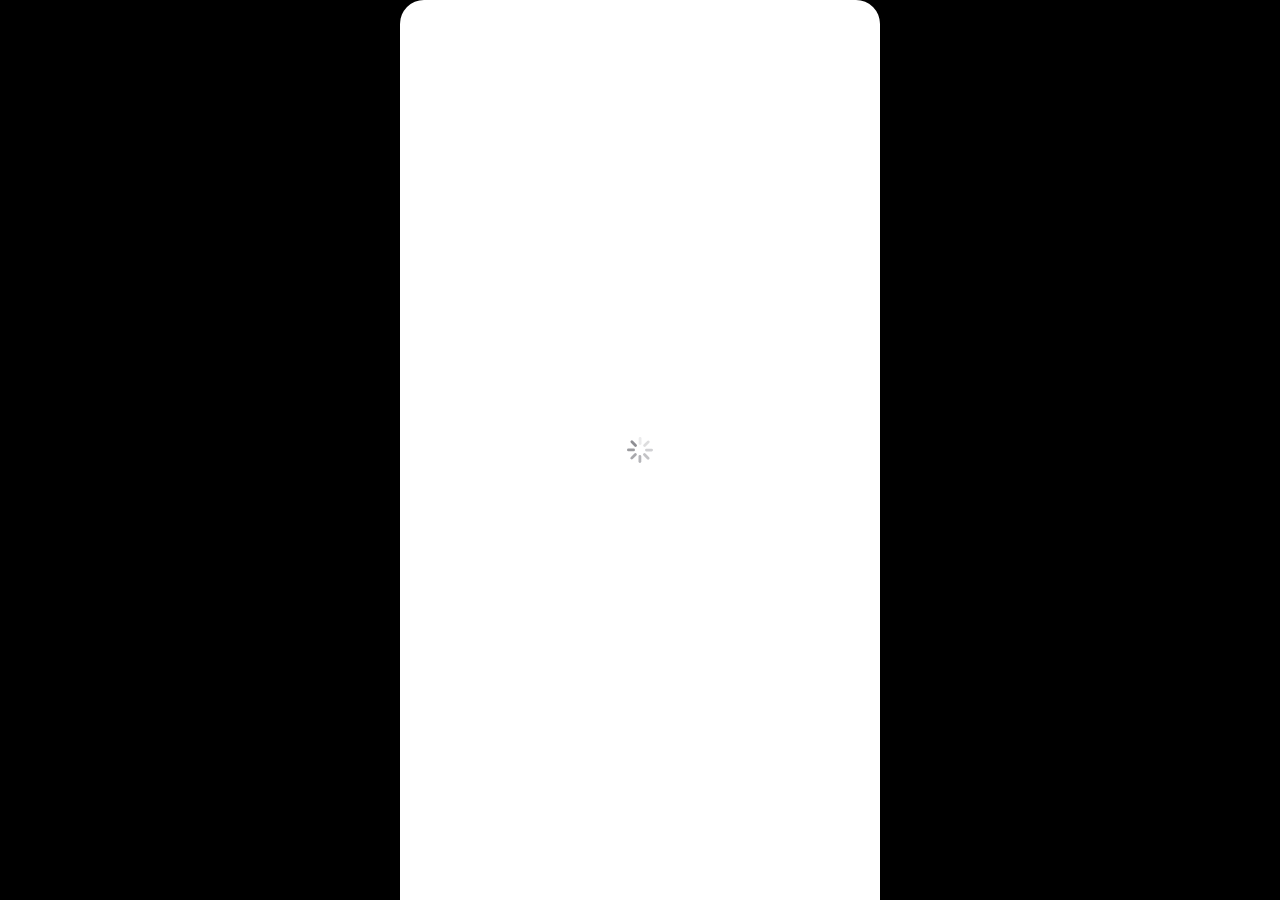
<file: ShopifyWeb.bundle/preview.html>
<!DOCTYPE html>
<html lang="en"><head>
<meta charset="utf-8">
<meta name="viewport" content="width=device-width, initial-scale=1, maximum-scale=1, user-scalable=no, viewport-fit=cover">

<script src="./larp-assets/shopify-mobile/i18n.js"></script>

<meta name="larp-status-bar" content="black-translucent">
<meta name="larp-theme-color" content="#000000">

<meta name="format-detection" content="telephone=no">
<title>Shopify</title>
<link rel="preload" href="./larp-assets/shopify-mobile/fonts/inter-latin.woff2" as="font" type="font/woff2" crossorigin>
<link rel="stylesheet" href="./larp-static/shopify-mobile.css">
<link rel="stylesheet" href="./larp-assets/shopify-mobile/sidekick-ai.css">
<link rel="apple-touch-icon" href="./apple-touch-icon.png"><meta name="theme-color" content="#000000"><meta name="apple-mobile-web-app-capable" content="yes"><meta name="mobile-web-app-capable" content="yes"><meta name="apple-mobile-web-app-status-bar-style" content="black-translucent"><meta name="apple-mobile-web-app-title" content="Shopify"><script>(function(){var N=navigator,W=window,D=document;if(!(N.standalone===true||(W.matchMedia&&matchMedia("(display-mode: standalone)").matches)))return;if(!/iP(hone|od|ad)|Macintosh/.test(N.userAgent)||!("ontouchend" in D))return;var max=innerHeight,tries=0,busy=0,TR=1;function short(){var h=innerHeight;if(h>max)max=h;if(innerWidth>h)return max-h>4;return max-h>4||screen.height-h>(TR?30:75)}function heal(){if(busy||tries>7||!short())return;var b=D.body;if(!b)return;busy=1;tries++;var keep=[],all=b.getElementsByTagName("*");for(var i=0;i<all.length;i++)if(all[i].scrollTop>0)keep.push([all[i],all[i].scrollTop]);var se=D.scrollingElement,sy=se?se.scrollTop:0,prev=b.style.display;b.style.display="none";void b.offsetHeight;b.style.display=prev;for(var j=0;j<keep.length;j++)keep[j][0].scrollTop=keep[j][1];if(se)se.scrollTop=sy;setTimeout(function(){busy=0;if(innerHeight>max)max=innerHeight},400)}function later(ms){setTimeout(heal,ms)}addEventListener("resize",function(){if(innerHeight>max)max=innerHeight});D.addEventListener("focusout",function(e){var t=e.target;if(t&&(t.tagName==="INPUT"||t.tagName==="TEXTAREA"||t.isContentEditable))later(160)});addEventListener("pageshow",function(){later(400)});D.addEventListener("visibilitychange",function(){if(!D.hidden)later(400)});if(D.readyState==="complete")later(600);else addEventListener("load",function(){later(600)})})();</script></head><body>
<div id="app">
  <main id="screens">
    <section class="scr" id="s-home" data-tab="home"></section>
    <section class="scr" id="s-orders" data-tab="orders"></section>
    <section class="scr" id="s-products" data-tab="products"></section>
    <section class="scr" id="s-menu" data-tab="menu"></section>
  </main>
  <nav id="tabbar" aria-label="Tabs">
    <button class="tb-side" data-act="search" aria-label="Search"><i class="ic i-search"></i></button>
    <div class="tb-pill"><span class="tb-ind"></span><button class="tb" data-tab="home" aria-label="Home"><i class="ic i-tab-home"></i></button><button class="tb" data-tab="orders" aria-label="Orders"><i class="ic i-tab-orders"></i></button><button class="tb" data-tab="products" aria-label="Products"><i class="ic i-tab-products"></i></button><button class="tb" data-tab="menu" aria-label="Menu"><i class="ic i-tab-menu"></i></button></div>
    <button class="tb-side" data-act="sidekick" aria-label="Sidekick"><i class="ic i-sidekick"></i></button>
  </nav>
  <div id="layers"></div>
  <div id="banner" aria-live="polite"></div>
  <div id="toast" role="status"></div>
  <div id="splash"><i class="ic i-bag"></i></div>
</div>
<script id="payload" type="application/json">{}</script>
<script>(function(){var el=document.getElementById("payload");function ok(t){try{var p=JSON.parse(t||"{}");return p&&p.st&&p.d}catch(e){return false}}try{var r=sessionStorage.getItem("checker.shopifyLarp.payload");if(r&&ok(r)){el.textContent=r;return}}catch(e){}try{var x=new XMLHttpRequest();x.open("GET","./shopify-larp-base.json",false);x.send(null);if(x.status===200&&ok(x.responseText))el.textContent=x.responseText}catch(e){}})();</script>
<script>/* checker.shopifyLarp.payload.bootstrap */(function(){var el=document.getElementById("payload");function ok(t){try{var p=JSON.parse(t||"{}");return !!(p&&p.st&&p.d)}catch(e){return false}}try{var bx=new XMLHttpRequest();bx.open("GET","./shopify-larp-base.json",false);bx.send(null);if((bx.status===200||bx.status===0)&&ok(bx.responseText))sessionStorage.setItem("checker.shopifyLarp.baseRaw",bx.responseText)}catch(e){}function take(store){try{var r=store.getItem("checker.shopifyLarp.payload");if(r&&ok(r)){el.textContent=r;return true}}catch(e){}return false}if(take(sessionStorage))return;try{if(ok(window.__LARP_SAVED_PAYLOAD__)){el.textContent=window.__LARP_SAVED_PAYLOAD__;return}}catch(e){}if(take(localStorage))return;if(el&&ok(el.textContent))return;try{var raw=sessionStorage.getItem("checker.shopifyLarp.baseRaw");if(raw&&ok(raw))el.textContent=raw}catch(e){}})();</script>
<script src="./larp-assets/shopify-mobile/sidekick-config.js"></script>
<script src="./larp-assets/shopify-mobile/app.js"></script>

</body></html>
</file>
<file: ShopifyWeb.bundle/larp-static/shopify-mobile.css>
/* Shopify app (2025 design). Sizes are points on a ~393-440pt phone. */
@font-face{font-family:"Inter";font-style:normal;font-weight:100 900;font-display:swap;src:url([data-uri]) format("woff2");unicode-range:U+0000-00FF,U+0131,U+0152-0153,U+02BB-02BC,U+02C6,U+02DA,U+02DC,U+0304,U+0308,U+0329,U+2000-206F,U+20AC,U+2122,U+2191,U+2193,U+2212,U+2215,U+FEFF,U+FFFD}
@font-face{font-family:"Inter";font-style:normal;font-weight:100 900;font-display:swap;src:url([data-uri]) format("woff2");unicode-range:U+0100-02BA,U+02BD-02C5,U+02C7-02CC,U+02CE-02D7,U+02DD-02FF,U+0304,U+0308,U+0329,U+1D00-1DBF,U+1E00-1E9F,U+1EF2-1EFF,U+2020,U+20A0-20AB,U+20AD-20C0,U+2113,U+2C60-2C7F,U+A720-A7FF}
:root{
  --top:env(safe-area-inset-top,0px);--bot:env(safe-area-inset-bottom,0px);
  --tx:#303030;--tx2:#616161;--tx3:#8a8a8a;--bd:#e3e3e3;--bd2:#ebebeb;--bg:#f1f1f1;--bg2:#f7f7f7;--sf:#fff;
  --blue:#20a8e6;--g:clamp(16px,4.1vw,18px);--green:#2ca464;--red:#e51c00;--crit:#c70a24;
  --ease:cubic-bezier(.32,.72,0,1);
}
*{box-sizing:border-box;-webkit-tap-highlight-color:transparent}
html,body{margin:0;height:100%;background:#000;overscroll-behavior:none}
body{font-family:"Inter",-apple-system,BlinkMacSystemFont,"San Francisco","Segoe UI",Roboto,"Helvetica Neue",sans-serif;font-size:15px;line-height:1.35;color:var(--tx);-webkit-font-smoothing:antialiased;-moz-osx-font-smoothing:grayscale;font-feature-settings:"calt","cv05";-webkit-text-size-adjust:100%;font-weight:450}
button{font:inherit;color:inherit;background:none;border:0;padding:0;margin:0;cursor:pointer;text-align:inherit}
input{font:inherit;color:inherit}
b{font-weight:650}
[hidden]{display:none!important}
#app{position:fixed;inset:0;max-width:480px;margin:0 auto;overflow:hidden;background:#000}
#screens{position:absolute;inset:0;transition:transform .5s var(--ease),filter .5s var(--ease)}
#screens.pushed,.page.pushed{transform:translateX(-30%);filter:brightness(.82)}
.scr{position:absolute;inset:0;overflow-y:auto;overflow-x:hidden;opacity:0;visibility:hidden;transition:opacity .16s ease,visibility 0s .16s;-webkit-overflow-scrolling:touch;overscroll-behavior-y:contain;scrollbar-width:none}
.scr::-webkit-scrollbar,.mets::-webkit-scrollbar,.acts::-webkit-scrollbar,.chips::-webkit-scrollbar,.pl-track::-webkit-scrollbar,.pg-b::-webkit-scrollbar{display:none}
.scr.on{opacity:1;visibility:visible;transition:opacity .16s ease}
.fl{flex:1}

/* Icons are Polaris SVGs used as masks, so they take the text color. */
.ic{display:inline-block;flex:none;width:20px;height:20px;background:currentColor;-webkit-mask:var(--i) center/contain no-repeat;mask:var(--i) center/contain no-repeat}

/* ICONS:START (generated by the session's icons.js from @shopify/polaris-icons 9.3.1) */
:root{--i-home-on:url("data:image/svg+xml,%3Csvg xmlns='http://www.w3.org/2000/svg' viewBox='0 0 20 20'%3E%3Cpath d='M14 16h-2a1 1 0 0 1-1-1v-2.5a.5.5 0 0 0-.5-.5h-1a.5.5 0 0 0-.5.5v2.5a1 1 0 0 1-1 1h-2a2 2 0 0 1-2-2v-4.257a3 3 0 0 1 .879-2.122l3.707-3.707a2 2 0 0 1 2.828 0l3.707 3.707a3 3 0 0 1 .879 2.122v4.257a2 2 0 0 1-2 2Z'/%3E%3C/svg%3E");--i-orders-on:url("data:image/svg+xml,%3Csvg xmlns='http://www.w3.org/2000/svg' viewBox='0 0 20 20'%3E%3Cpath fill-rule='evenodd' d='M4.255 5.847a2.75 2.75 0 0 1 2.72-2.347h6.05a2.75 2.75 0 0 1 2.72 2.347l.66 4.46c.063.425.095.853.095 1.282v1.661a3.25 3.25 0 0 1-3.25 3.25h-6.5a3.25 3.25 0 0 1-3.25-3.25v-1.66c0-.43.032-.858.094-1.283l.661-4.46Zm2.72-.847a1.25 1.25 0 0 0-1.236 1.067l-.583 3.933h2.484a1.25 1.25 0 0 1 1.185.855l.159.474a.25.25 0 0 0 .237.171h1.558a.25.25 0 0 0 .237-.17l.159-.475a1.25 1.25 0 0 1 1.185-.855h2.484l-.583-3.933a1.25 1.25 0 0 0-1.236-1.067h-6.05Z'/%3E%3C/svg%3E");--i-products-on:url("data:image/svg+xml,%3Csvg xmlns='http://www.w3.org/2000/svg' viewBox='0 0 20 20'%3E%3Cpath fill-rule='evenodd' d='M8.575 4.649a3.75 3.75 0 0 1 2.7-1.149h1.975a3.25 3.25 0 0 1 3.25 3.25v2.187a3.25 3.25 0 0 1-.996 2.34l-4.747 4.572a2.5 2.5 0 0 1-3.502-.033l-2.898-2.898a2.75 2.75 0 0 1-.036-3.852l4.254-4.417Zm4.425 3.351a1 1 0 1 0 0-2 1 1 0 0 0 0 2Z'/%3E%3C/svg%3E")}
.i-search{--i:url("data:image/svg+xml,%3Csvg xmlns='http://www.w3.org/2000/svg' viewBox='0 0 20 20'%3E%3Cpath fill-rule='evenodd' d='M12.323 13.383a5.5 5.5 0 1 1 1.06-1.06l2.897 2.897a.75.75 0 1 1-1.06 1.06l-2.897-2.897Zm.677-4.383a4 4 0 1 1-8 0 4 4 0 0 1 8 0Z'/%3E%3C/svg%3E")}
.i-eye{--i:url("data:image/svg+xml,%3Csvg xmlns='http://www.w3.org/2000/svg' viewBox='0 0 20 20'%3E%3Cpath d='M10 3.5c-4.2 0-7.8 2.6-9.3 6.3a.9.9 0 0 0 0 .4C2.2 13.9 5.8 16.5 10 16.5s7.8-2.6 9.3-6.3a.9.9 0 0 0 0-.4C17.8 6.1 14.2 3.5 10 3.5Zm0 10.8a4.3 4.3 0 1 1 0-8.6 4.3 4.3 0 0 1 0 8.6Zm0-2a2.3 2.3 0 1 0 0-4.6 2.3 2.3 0 0 0 0 4.6Z'/%3E%3C/svg%3E")}
.i-key{--i:url("data:image/svg+xml,%3Csvg xmlns='http://www.w3.org/2000/svg' viewBox='0 0 20 20'%3E%3Cpath fill-rule='evenodd' d='M13 2.5a4.5 4.5 0 0 0-4.39 5.496L2.439 14.17a1.5 1.5 0 0 0-.439 1.06v1.77a1.5 1.5 0 0 0 1.5 1.5h2.25a.75.75 0 0 0 .75-.75v-1h1a.75.75 0 0 0 .75-.75v-1h1a.75.75 0 0 0 .53-.22l1.216-1.216A4.5 4.5 0 1 0 13 2.5Zm1.75 4a1.25 1.25 0 1 1-2.5 0 1.25 1.25 0 0 1 2.5 0Z'/%3E%3C/svg%3E")}
.i-mail{--i:url("data:image/svg+xml,%3Csvg xmlns='http://www.w3.org/2000/svg' viewBox='0 0 20 20'%3E%3Cpath fill-rule='evenodd' d='M3.25 5A1.75 1.75 0 0 0 1.5 6.75v6.5c0 .966.784 1.75 1.75 1.75h13.5a1.75 1.75 0 0 0 1.75-1.75v-6.5A1.75 1.75 0 0 0 16.75 5H3.25Zm.2 1.5 6 4.2a.9.9 0 0 0 1.04 0l6-4.2H3.45Z'/%3E%3C/svg%3E")}
.i-fid{--i:url("data:image/svg+xml,%3Csvg xmlns='http://www.w3.org/2000/svg' viewBox='0 0 20 20'%3E%3Cpath fill-rule='evenodd' d='M10 3.5a6.5 6.5 0 0 0-6.5 6.5v1.25a.75.75 0 0 1-1.5 0V10a8 8 0 0 1 16 0v1.25a.75.75 0 0 1-1.5 0V10A6.5 6.5 0 0 0 10 3.5Zm0 2.5a4 4 0 0 0-4 4v2a.75.75 0 0 1-1.5 0v-2a5.5 5.5 0 0 1 11 0 .75.75 0 0 1-1.5 0 4 4 0 0 0-4-4Zm0 2.5a1.5 1.5 0 0 0-1.5 1.5v2.25a3.75 3.75 0 0 0 1.84 3.227.75.75 0 0 1-.76 1.293A5.25 5.25 0 0 1 7 12.25V10a3 3 0 0 1 6 0v1a.75.75 0 0 1-1.5 0v-1A1.5 1.5 0 0 0 10 8.5Z'/%3E%3C/svg%3E")}
.i-chat{--i:url("data:image/svg+xml,%3Csvg xmlns='http://www.w3.org/2000/svg' viewBox='0 0 20 20'%3E%3Cpath fill-rule='evenodd' d='M10 2.5c-4.556 0-8 3.146-8 6.75 0 1.86.906 3.521 2.37 4.69-.12.77-.42 1.58-1.03 2.28a.5.5 0 0 0 .44.78c1.55-.08 2.78-.65 3.63-1.19.82.25 1.69.39 2.59.39 4.556 0 8-3.146 8-6.75s-3.444-6.75-8-6.75Z'/%3E%3C/svg%3E")}
.i-tab-home{--i:url("data:image/svg+xml,%3Csvg xmlns='http://www.w3.org/2000/svg' viewBox='0 0 20 20'%3E%3Cpath fill-rule='evenodd' d='M8.344 3.692a2.25 2.25 0 0 1 3.312 0l3.854 4.19a3.75 3.75 0 0 1 .99 2.538v3.33a2.75 2.75 0 0 1-2.75 2.75h-1.75a1.5 1.5 0 0 1-1.5-1.5v-2h-1v2a1.5 1.5 0 0 1-1.5 1.5h-1.75a2.75 2.75 0 0 1-2.75-2.75v-3.33c0-.94.353-1.847.99-2.539l3.854-4.189Zm2.208 1.016a.75.75 0 0 0-1.104 0l-3.854 4.189a2.25 2.25 0 0 0-.594 1.523v3.33c0 .69.56 1.25 1.25 1.25h1.75v-2a1.5 1.5 0 0 1 1.5-1.5h1a1.5 1.5 0 0 1 1.5 1.5v2h1.75c.69 0 1.25-.56 1.25-1.25v-3.33a2.25 2.25 0 0 0-.594-1.523l-3.854-4.19Z'/%3E%3C/svg%3E")}
.i-tab-orders{--i:url("data:image/svg+xml,%3Csvg xmlns='http://www.w3.org/2000/svg' viewBox='0 0 20 20'%3E%3Cpath fill-rule='evenodd' d='M6.976 3.5a2.75 2.75 0 0 0-2.72 2.347l-.662 4.46a8.75 8.75 0 0 0-.094 1.282v1.661a3.25 3.25 0 0 0 3.25 3.25h6.5a3.25 3.25 0 0 0 3.25-3.25v-1.66c0-.43-.032-.858-.095-1.283l-.66-4.46a2.75 2.75 0 0 0-2.72-2.347h-6.05Zm-1.237 2.567a1.25 1.25 0 0 1 1.237-1.067h6.048c.62 0 1.146.454 1.237 1.067l.583 3.933h-2.484a1.25 1.25 0 0 0-1.185.855l-.159.474a.25.25 0 0 1-.237.171h-1.558a.25.25 0 0 1-.237-.17l-.159-.475a1.25 1.25 0 0 0-1.185-.855h-2.484l.583-3.933Zm-.738 5.433-.001.09v1.66c0 .966.784 1.75 1.75 1.75h6.5a1.75 1.75 0 0 0 1.75-1.75v-1.75h-2.46l-.1.303a1.75 1.75 0 0 1-1.66 1.197h-1.56a1.75 1.75 0 0 1-1.66-1.197l-.1-.303h-2.46Z'/%3E%3C/svg%3E")}
.i-tab-products{--i:url("data:image/svg+xml,%3Csvg xmlns='http://www.w3.org/2000/svg' viewBox='0 0 20 20'%3E%3Cpath d='M13 8a1 1 0 1 0 0-2 1 1 0 0 0 0 2Z'/%3E%3Cpath fill-rule='evenodd' d='M11.276 3.5a3.75 3.75 0 0 0-2.701 1.149l-4.254 4.417a2.75 2.75 0 0 0 .036 3.852l2.898 2.898a2.5 2.5 0 0 0 3.502.033l4.747-4.571a3.25 3.25 0 0 0 .996-2.341v-2.187a3.25 3.25 0 0 0-3.25-3.25h-1.974Zm-1.62 2.19a2.25 2.25 0 0 1 1.62-.69h1.974c.966 0 1.75.784 1.75 1.75v2.187c0 .475-.194.93-.536 1.26l-4.747 4.572a1 1 0 0 1-1.401-.014l-2.898-2.898a1.25 1.25 0 0 1-.016-1.75l4.253-4.418Z'/%3E%3C/svg%3E")}
.i-tab-menu{--i:url("data:image/svg+xml,%3Csvg xmlns='http://www.w3.org/2000/svg' viewBox='0 0 20 20'%3E%3Cpath fill-rule='evenodd' d='M3 4.75a.75.75 0 0 1 .75-.75h12.5a.75.75 0 0 1 0 1.5h-12.5a.75.75 0 0 1-.75-.75Z'/%3E%3Cpath fill-rule='evenodd' d='M3 10a.75.75 0 0 1 .75-.75h12.5a.75.75 0 0 1 0 1.5h-12.5a.75.75 0 0 1-.75-.75Z'/%3E%3Cpath fill-rule='evenodd' d='M3 15.25a.75.75 0 0 1 .75-.75h12.5a.75.75 0 0 1 0 1.5h-12.5a.75.75 0 0 1-.75-.75Z'/%3E%3C/svg%3E")}
.i-sidekick{--i:url("data:image/svg+xml,%3Csvg xmlns='http://www.w3.org/2000/svg' viewBox='0 0 20 20'%3E%3Cpath d='m10.943 14.05-.002.002c-.73.351-1.465.231-2.204-.105-.252-.114-.532-.083-.713.077-.093.082-.158.2-.162.339-.005.138.052.268.146.377.479.552 1.198.91 1.954.923.827.035 1.596-.417 2.027-1.07.077-.116.117-.249.096-.383-.02-.136-.1-.243-.202-.31-.198-.13-.473-.117-.7.02-.08.05-.16.094-.24.13Z'/%3E%3Cpath fill-rule='evenodd' d='M2.893 5.951c-.06.196-.204.817-.204 1.655-.126.729-.078 1.454-.126 2.712l-.06 1.56c-.096 2.547 1.752 5.313 4.276 5.663 1.938.269 3.904.278 5.844.028l.218-.028c.24-.03.383-.049.509-.072 2.335-.424 4.042-3.002 4.074-5.375.002-.127-.003-.271-.012-.513l-.05-1.288c-.027-.722-.048-1.283-.097-1.75l.006-.142c.03-.65.023-.743-.05-1.17-.097-.566-.317-1.16-.506-1.518-.274-.521-.719-1.054-1.407-1.054l-.187-.193c-1.495-1.55-2.192-1.895-5.407-2.209-1.825-.057-2.68.23-3.804.78-1.071.523-2.162 1.245-2.551 1.778-.277.378-.376.838-.466 1.136Zm9.726.323c.711.067 1.364.129 1.883.05 0 0 .283.783.976 1.479.08.08.154.152.224.22.153.15.285.277.392.407.017.123.031.258.044.412-.204-.098-.44-.168-.71-.201-1.064-.076-1.896.336-2.747.758-.818.405-1.654.82-2.73.82-1.075 0-1.911-.415-2.729-.82-.851-.422-1.683-.834-2.746-.758-.26.032-.488.098-.686.189.035-.411.083-.694.165-.943.226-.687.638-1.284 1.178-1.735.071-.03.146-.055.223-.079l.413.015c-.05 1.316.268 2.192.46 2.247.156.044.378-.256.672-.654.105-.142.22-.297.344-.453.147-.186.511-.456 1.002-.738.092.668.28 1.08.408 1.116.157.045.379-.256.672-.653.106-.143.22-.298.344-.454.097-.12.222-.233.379-.334h.089c.275 0 .577.003.893.005.54.004 1.078.055 1.587.104Zm-8.657 7.426c.514 1.351 1.617 2.514 2.975 2.702 1.837.255 3.7.264 5.54.027l.197-.026c.266-.034.47-.065.47-.065 1.27-.23 2.299-1.356 2.8-2.64-.213.124-.463.226-.755.3-.685.17-1.63-.077-2.678-.626-.364-.19-.643-.414-.904-.623-.475-.382-.89-.716-1.655-.716s-1.181.334-1.656.716c-.261.21-.54.433-.904.623-1.048.55-1.992.797-2.678.625-.29-.072-.54-.174-.752-.297Zm1.835-1.137c.687 0 1.244-.557 1.244-1.245 0-.687-.557-1.244-1.244-1.244-.688 0-1.245.557-1.245 1.244 0 .688.557 1.245 1.245 1.245Zm6.9-1.245c0 .688.558 1.245 1.245 1.245s1.244-.557 1.244-1.245c0-.687-.557-1.244-1.244-1.244-.688 0-1.245.557-1.245 1.244Z'/%3E%3C/svg%3E")}
.i-bell{--i:url("data:image/svg+xml,%3Csvg xmlns='http://www.w3.org/2000/svg' viewBox='0 0 20 20'%3E%3Cpath fill-rule='evenodd' d='m7.252 14.424-2.446-.281c-1.855-.213-2.38-2.659-.778-3.616l.065-.038a2.887 2.887 0 0 0 1.407-2.48v-.509a4.5 4.5 0 0 1 9 0v.51c0 1.016.535 1.958 1.408 2.479l.065.038c1.602.957 1.076 3.403-.778 3.616l-2.543.292v.365a2.7 2.7 0 0 1-5.4 0v-.376Zm3.9.076h-2.4v.3a1.2 1.2 0 0 0 2.4 0v-.3Zm-3.152-1.5h4l3.024-.348a.452.452 0 0 0 .18-.837l-.065-.038a4.414 4.414 0 0 1-.747-.562 4.387 4.387 0 0 1-1.392-3.205v-.51a3 3 0 0 0-6 0v.51a4.387 4.387 0 0 1-2.138 3.767l-.065.038a.452.452 0 0 0 .18.838l3.023.347Z'/%3E%3C/svg%3E")}
.i-person{--i:url("data:image/svg+xml,%3Csvg xmlns='http://www.w3.org/2000/svg' viewBox='0 0 20 20'%3E%3Cpath d='M10 9.75a3.25 3.25 0 1 0 0-6.5 3.25 3.25 0 0 0 0 6.5Z'/%3E%3Cpath d='M10 11.5c-1.968 0-3.815.95-4.959 2.552l-.561.786a1.05 1.05 0 0 0 .855 1.662h9.33a1.05 1.05 0 0 0 .855-1.662l-.561-.786a6.094 6.094 0 0 0-4.959-2.552Z'/%3E%3C/svg%3E")}
.i-chev-down{--i:url("data:image/svg+xml,%3Csvg xmlns='http://www.w3.org/2000/svg' viewBox='0 0 20 20'%3E%3Cpath fill-rule='evenodd' d='M5.72 8.47a.75.75 0 0 1 1.06 0l3.47 3.47 3.47-3.47a.75.75 0 1 1 1.06 1.06l-4 4a.75.75 0 0 1-1.06 0l-4-4a.75.75 0 0 1 0-1.06Z'/%3E%3C/svg%3E")}
.i-chev-right{--i:url("data:image/svg+xml,%3Csvg xmlns='http://www.w3.org/2000/svg' viewBox='0 0 20 20'%3E%3Cpath fill-rule='evenodd' d='M7.72 14.53a.75.75 0 0 1 0-1.06l3.47-3.47-3.47-3.47a.75.75 0 0 1 1.06-1.06l4 4a.75.75 0 0 1 0 1.06l-4 4a.75.75 0 0 1-1.06 0Z'/%3E%3C/svg%3E")}
.i-chev-left{--i:url("data:image/svg+xml,%3Csvg xmlns='http://www.w3.org/2000/svg' viewBox='0 0 20 20'%3E%3Cpath fill-rule='evenodd' d='M11.764 5.204a.75.75 0 0 1 .032 1.06l-3.516 3.736 3.516 3.736a.75.75 0 1 1-1.092 1.028l-4-4.25a.75.75 0 0 1 0-1.028l4-4.25a.75.75 0 0 1 1.06-.032Z'/%3E%3C/svg%3E")}
.i-plus-circle{--i:url("data:image/svg+xml,%3Csvg xmlns='http://www.w3.org/2000/svg' viewBox='0 0 20 20'%3E%3Cpath d='M6.25 10a.75.75 0 0 1 .75-.75h2.25v-2.25a.75.75 0 0 1 1.5 0v2.25h2.25a.75.75 0 0 1 0 1.5h-2.25v2.25a.75.75 0 0 1-1.5 0v-2.25h-2.25a.75.75 0 0 1-.75-.75Z'/%3E%3Cpath fill-rule='evenodd' d='M10 17a7 7 0 1 0 0-14 7 7 0 0 0 0 14Zm0-1.5a5.5 5.5 0 1 0 0-11 5.5 5.5 0 0 0 0 11Z'/%3E%3C/svg%3E")}
.i-plus{--i:url("data:image/svg+xml,%3Csvg xmlns='http://www.w3.org/2000/svg' viewBox='0 0 20 20'%3E%3Cpath d='M10.75 5.75c0-.414-.336-.75-.75-.75s-.75.336-.75.75v3.5h-3.5c-.414 0-.75.336-.75.75s.336.75.75.75h3.5v3.5c0 .414.336.75.75.75s.75-.336.75-.75v-3.5h3.5c.414 0 .75-.336.75-.75s-.336-.75-.75-.75h-3.5v-3.5Z'/%3E%3C/svg%3E")}
.i-more{--i:url("data:image/svg+xml,%3Csvg xmlns='http://www.w3.org/2000/svg' viewBox='0 0 20 20'%3E%3Cpath d='M6 10a1.5 1.5 0 1 1-3 0 1.5 1.5 0 0 1 3 0Z'/%3E%3Cpath d='M11.5 10a1.5 1.5 0 1 1-3 0 1.5 1.5 0 0 1 3 0Z'/%3E%3Cpath d='M17 10a1.5 1.5 0 1 1-3 0 1.5 1.5 0 0 1 3 0Z'/%3E%3C/svg%3E")}
.i-location{--i:url("data:image/svg+xml,%3Csvg xmlns='http://www.w3.org/2000/svg' viewBox='0 0 20 20'%3E%3Cpath fill-rule='evenodd' d='M10 11a2.5 2.5 0 1 0 0-5 2.5 2.5 0 0 0 0 5Zm0-1.5a1 1 0 1 0 0-2 1 1 0 0 0 0 2Z'/%3E%3Cpath fill-rule='evenodd' d='M8.827 16h-3.077a.75.75 0 0 0 0 1.5h8.5a.75.75 0 0 0 0-1.5h-3.077l.07-.061a17.427 17.427 0 0 0 1.707-1.758c1.224-1.46 2.55-3.574 2.55-5.954 0-3.167-2.328-5.477-5.5-5.477s-5.5 2.31-5.5 5.477c0 2.38 1.326 4.495 2.55 5.954a17.426 17.426 0 0 0 1.777 1.819Zm1.173-11.75c-2.35 0-4 1.646-4 3.977 0 1.846 1.049 3.618 2.2 4.99a15.919 15.919 0 0 0 1.8 1.816 15.92 15.92 0 0 0 1.8-1.817c1.151-1.371 2.2-3.143 2.2-4.99 0-2.33-1.65-3.976-4-3.976Z'/%3E%3C/svg%3E")}
.i-sort{--i:url("data:image/svg+xml,%3Csvg xmlns='http://www.w3.org/2000/svg' viewBox='0 0 20 20'%3E%3Cpath d='M7.75 6.06v7.69a.75.75 0 0 1-1.5 0v-7.69l-1.72 1.72a.75.75 0 0 1-1.06-1.06l3-3a.75.75 0 0 1 1.06 0l3 3a.75.75 0 1 1-1.06 1.06l-1.72-1.72Z'/%3E%3Cpath d='M13.75 6.25a.75.75 0 0 0-1.5 0v7.69l-1.72-1.72a.75.75 0 1 0-1.06 1.06l3 3a.75.75 0 0 0 1.06 0l3-3a.75.75 0 1 0-1.06-1.06l-1.72 1.72v-7.69Z'/%3E%3C/svg%3E")}
.i-filter{--i:url("data:image/svg+xml,%3Csvg xmlns='http://www.w3.org/2000/svg' viewBox='0 0 20 20'%3E%3Cpath d='M3 6a.75.75 0 0 1 .75-.75h12.5a.75.75 0 0 1 0 1.5h-12.5a.75.75 0 0 1-.75-.75Z'/%3E%3Cpath d='M6.75 14a.75.75 0 0 1 .75-.75h5a.75.75 0 0 1 0 1.5h-5a.75.75 0 0 1-.75-.75Z'/%3E%3Cpath d='M5.5 9.25a.75.75 0 0 0 0 1.5h9a.75.75 0 0 0 0-1.5h-9Z'/%3E%3C/svg%3E")}
.i-payout{--i:url("data:image/svg+xml,%3Csvg xmlns='http://www.w3.org/2000/svg' viewBox='0 0 20 20'%3E%3Cpath d='M10 4.5c-3.038 0-5.5 2.462-5.5 5.5 0 .915.223 1.777.617 2.534.191.368.048.82-.32 1.012-.367.19-.82.048-1.01-.32-.503-.966-.787-2.064-.787-3.226 0-3.866 3.134-7 7-7s7 3.134 7 7c0 1.162-.284 2.26-.786 3.226-.192.368-.644.51-1.012.32-.367-.191-.51-.644-.32-1.012.395-.757.618-1.619.618-2.534 0-3.038-2.462-5.5-5.5-5.5Z'/%3E%3Cpath d='M16.5 15.5c.414 0 .75.336.75.75s-.336.75-.75.75h-13c-.414 0-.75-.336-.75-.75s.336-.75.75-.75h13Z'/%3E%3Cpath d='M10 6.25c-.414 0-.75.336-.75.75s.336.75.75.75c1.243 0 2.25 1.007 2.25 2.25 0 .414.336.75.75.75s.75-.336.75-.75c0-2.071-1.679-3.75-3.75-3.75Z'/%3E%3C/svg%3E")}
.i-capture{--i:url("data:image/svg+xml,%3Csvg xmlns='http://www.w3.org/2000/svg' viewBox='0 0 20 20'%3E%3Cpath fill-rule='evenodd' d='M10.75 3.25a.75.75 0 0 0-1.5 0v2.097l-.756-.661a.75.75 0 1 0-.988 1.128l2 1.75a.75.75 0 0 0 .988 0l2-1.75a.75.75 0 0 0-.988-1.128l-.756.661v-2.097Zm1.682 4.781a2.27 2.27 0 0 1 4.115 1.917l-1.528 3.333a4.75 4.75 0 0 1-2.194 2.27l-2.24 1.12a.75.75 0 0 1-.67-1.342l2.24-1.12a3.25 3.25 0 0 0 1.5-1.553l1.528-3.333a.77.77 0 0 0-1.396-.65l-1.002 2.116a3.75 3.75 0 0 1-1.656 1.72c-.195.119-.41.21-.641.267l-1.806.452-.013.003-.987.247a.75.75 0 0 1-.364-1.456l2.624-.656c.155-.038.303-.093.444-.162a.827.827 0 0 0-.557-1.506l-.822.095a4.25 4.25 0 0 0-3.733 3.715l-.28 2.331a.75.75 0 1 1-1.489-.178l.28-2.331a5.75 5.75 0 0 1 5.05-5.027l.822-.095a2.325 2.325 0 0 1 2.206 1.025l.569-1.202Z'/%3E%3C/svg%3E")}
.i-inventory{--i:url("data:image/svg+xml,%3Csvg xmlns='http://www.w3.org/2000/svg' viewBox='0 0 20 20'%3E%3Cpath d='M11.265 2.952a2.25 2.25 0 0 0-2.53 0l-4.094 2.783a3.75 3.75 0 0 0-1.641 3.101v7.413a.75.75 0 0 0 1.5 0v-7.413c0-.745.369-1.441.985-1.86l4.093-2.784a.75.75 0 0 1 .844 0l4.093 2.784a2.25 2.25 0 0 1 .985 1.86v7.413a.75.75 0 0 0 1.5 0v-7.413a3.75 3.75 0 0 0-1.641-3.1l-4.094-2.784Z'/%3E%3Cpath fill-rule='evenodd' d='M10 16.968a1 1 0 0 1-.25.031h-3a1 1 0 0 1-1-1v-3.5a1 1 0 0 1 1-1h.75v-3a1 1 0 0 1 1-1h3a1 1 0 0 1 1 1v3h.75a1 1 0 0 1 1 1v3.5a1 1 0 0 1-1 1h-3a1 1 0 0 1-.25-.031Zm.75-3.969v2.5h2v-2.5h-2Zm-1.5 2.5v-2.5h-2v2.5h2Zm1.75-4v-2.5h-2v2.5h2Z'/%3E%3C/svg%3E")}
.i-image{--i:url("data:image/svg+xml,%3Csvg xmlns='http://www.w3.org/2000/svg' viewBox='0 0 20 20'%3E%3Cpath d='M12.5 9a1.5 1.5 0 1 0 0-3 1.5 1.5 0 0 0 0 3Z'/%3E%3Cpath fill-rule='evenodd' d='M9.018 3.5h1.964c.813 0 1.469 0 2 .043.546.045 1.026.14 1.47.366a3.75 3.75 0 0 1 1.64 1.639c.226.444.32.924.365 1.47.043.531.043 1.187.043 2v1.964c0 .813 0 1.469-.043 2-.045.546-.14 1.026-.366 1.47a3.75 3.75 0 0 1-1.639 1.64c-.444.226-.924.32-1.47.365-.531.043-1.187.043-2 .043h-1.964c-.813 0-1.469 0-2-.043-.546-.045-1.026-.14-1.47-.366a3.75 3.75 0 0 1-1.64-1.639c-.226-.444-.32-.924-.365-1.47-.043-.531-.043-1.187-.043-2v-1.964c0-.813 0-1.469.043-2 .045-.546.14-1.026.366-1.47a3.75 3.75 0 0 1 1.639-1.64c.444-.226.924-.32 1.47-.365.531-.043 1.187-.043 2-.043Zm-1.877 1.538c-.454.037-.715.107-.912.207a2.25 2.25 0 0 0-.984.984c-.1.197-.17.458-.207.912-.037.462-.038 1.057-.038 1.909v1.428l.723-.867a1.75 1.75 0 0 1 2.582-.117l2.695 2.695 1.18-1.18a1.75 1.75 0 0 1 2.604.145l.216.27v-2.374c0-.852 0-1.447-.038-1.91-.037-.453-.107-.714-.207-.911a2.25 2.25 0 0 0-.984-.984c-.197-.1-.458-.17-.912-.207-.462-.037-1.056-.038-1.909-.038h-1.9c-.852 0-1.447 0-1.91.038Zm-2.103 7.821a7.12 7.12 0 0 1-.006-.08.746.746 0 0 0 .044-.049l1.8-2.159a.25.25 0 0 1 .368-.016l3.226 3.225a.75.75 0 0 0 1.06 0l1.71-1.71a.25.25 0 0 1 .372.021l1.213 1.516c-.021.06-.045.114-.07.165-.216.423-.56.767-.984.983-.197.1-.458.17-.912.207-.462.037-1.056.038-1.909.038h-1.9c-.852 0-1.447 0-1.91-.038-.453-.037-.714-.107-.911-.207a2.25 2.25 0 0 1-.984-.984c-.1-.197-.17-.458-.207-.912Z'/%3E%3C/svg%3E")}
.i-print{--i:url("data:image/svg+xml,%3Csvg xmlns='http://www.w3.org/2000/svg' viewBox='0 0 20 20'%3E%3Cpath d='M8 13.75a.5.5 0 0 1 .5-.5h2a.5.5 0 0 1 0 1h-2a.5.5 0 0 1-.5-.5Z'/%3E%3Cpath d='M8.5 11.25a.5.5 0 0 0 0 1h3a.5.5 0 0 0 0-1h-3Z'/%3E%3Cpath fill-rule='evenodd' d='m14.997 6 .001.08a1.6 1.6 0 0 1 .41.138 2 2 0 0 1 .874.874c.218.428.218.988.218 2.108v.6c0 1.12 0 1.68-.218 2.108a2 2 0 0 1-.874.874c-.237.121-.516.175-.908.199v.46c0 .244 0 .509-.019.738-.02.26-.073.602-.254.956a2.5 2.5 0 0 1-1.092 1.092c-.354.18-.697.233-.956.254-.23.02-.494.02-.739.019h-2.88c-.245 0-.51 0-.739-.019a2.518 2.518 0 0 1-.956-.254 2.5 2.5 0 0 1-1.093-1.092 2.518 2.518 0 0 1-.253-.956c-.02-.23-.02-.494-.019-.739v-.46c-.392-.023-.67-.077-.908-.198a2 2 0 0 1-.874-.874c-.218-.428-.218-.988-.218-2.108v-.6c0-1.12 0-1.68.218-2.108a2 2 0 0 1 .874-.874 1.6 1.6 0 0 1 .41-.139v-.079c.01-.675.049-1.08.216-1.408a2 2 0 0 1 .874-.874c.428-.218.988-.218 2.108-.218h3.6c1.12 0 1.68 0 2.108.218a2 2 0 0 1 .874.874c.167.328.206.733.215 1.408Zm-6.797-1h3.6c.585 0 .933.001 1.191.022.158.013.224.03.242.036a.5.5 0 0 1 .21.209c.005.018.022.084.035.242.01.133.016.29.019.491h-6.994c.003-.201.008-.358.02-.491.012-.158.03-.224.035-.242a.5.5 0 0 1 .209-.21c.018-.005.084-.022.242-.035.258-.02.606-.022 1.191-.022Zm-1.5 2.5h6.6c.585 0 .933.001 1.191.022.158.013.224.03.242.036a.5.5 0 0 1 .21.209c.005.018.022.084.035.242.02.258.022.606.022 1.191v.6c0 .585-.001.933-.022 1.191-.013.158-.03.224-.036.242a.5.5 0 0 1-.209.21 1.23 1.23 0 0 1-.233.034v-.591c0-.053 0-.165-.008-.272a1.753 1.753 0 0 0-.183-.658 1.75 1.75 0 0 0-.764-.765 1.752 1.752 0 0 0-.659-.183c-.106-.008-.22-.008-.272-.008h-5.227c-.054 0-.167 0-.273.008a1.752 1.752 0 0 0-.658.183 1.75 1.75 0 0 0-.765.765c-.14.273-.172.523-.183.658-.008.106-.008.22-.008.272v.591a1.23 1.23 0 0 1-.233-.035.5.5 0 0 1-.21-.209 1.255 1.255 0 0 1-.035-.242c-.02-.258-.022-.606-.022-1.191v-.6c0-.585.001-.933.022-1.191.013-.158.03-.224.036-.242a.5.5 0 0 1 .209-.21c.018-.005.084-.022.242-.035.258-.02.606-.022 1.191-.022Zm6.538-2.44-.003-.002.003.001Zm.203.202v.003-.003Zm-6.882 0v.003-.003Zm.203-.203h.003-.003Zm.265 5.577c-.027.054-.027.124-.027.264v2.5c0 .56 0 .84.109 1.054a1 1 0 0 0 .437.437c.214.109.494.109 1.054.109h2.8c.56 0 .84 0 1.054-.109a1 1 0 0 0 .437-.437c.109-.214.109-.494.109-1.054v-2.5c0-.14 0-.21-.027-.264a.251.251 0 0 0-.11-.109c-.053-.027-.123-.027-.263-.027h-5.2c-.14 0-.21 0-.264.027a.25.25 0 0 0-.109.11Zm7.711-3.077Zm.203.203v.003-.003Zm0 3.476v-.003a.012.012 0 0 1 0 .003Zm-.203.203h-.003.003Zm-9.476 0h.003-.003Zm-.203-.203v-.003.003Zm0-3.476v.003-.003Zm.203-.203Z'/%3E%3C/svg%3E")}
.i-email{--i:url("data:image/svg+xml,%3Csvg xmlns='http://www.w3.org/2000/svg' viewBox='0 0 20 20'%3E%3Cpath fill-rule='evenodd' d='M5.75 4.5c-1.519 0-2.75 1.231-2.75 2.75v5.5c0 1.519 1.231 2.75 2.75 2.75h8.5c1.519 0 2.75-1.231 2.75-2.75v-5.5c0-1.519-1.231-2.75-2.75-2.75h-8.5Zm-1.25 2.75c0-.69.56-1.25 1.25-1.25h8.5c.69 0 1.25.56 1.25 1.25v5.5c0 .69-.56 1.25-1.25 1.25h-8.5c-.69 0-1.25-.56-1.25-1.25v-5.5Zm2.067.32c-.375-.175-.821-.013-.997.363-.175.375-.013.821.363.997l3.538 1.651c.335.156.723.156 1.058 0l3.538-1.651c.376-.176.538-.622.363-.997-.175-.376-.622-.538-.997-.363l-3.433 1.602-3.433-1.602Z'/%3E%3C/svg%3E")}
.i-phone{--i:url("data:image/svg+xml,%3Csvg xmlns='http://www.w3.org/2000/svg' viewBox='0 0 20 20'%3E%3Cpath fill-rule='evenodd' d='M6.75 4.5c-1.283 0-2.213 1.025-2.044 2.127.384 2.498 1.296 4.459 2.707 5.89 1.41 1.43 3.373 2.389 5.96 2.786 1.101.17 2.126-.76 2.126-2.044v-.727a.25.25 0 0 0-.187-.242l-1.9-.498a.25.25 0 0 0-.182.022l-1.067.576c-.69.373-1.638.492-2.422-.056a8.678 8.678 0 0 1-2.071-2.09c-.542-.787-.423-1.735-.045-2.428l.57-1.047a.252.252 0 0 0 .022-.182l-.498-1.9a.25.25 0 0 0-.242-.187h-.726Zm-3.526 2.355c-.334-2.174 1.497-3.856 3.527-3.855h.726a1.75 1.75 0 0 1 1.693 1.306l.498 1.9c.113.43.058.885-.153 1.276l-.001.002-.572 1.05c-.191.351-.169.668-.036.86a7.184 7.184 0 0 0 1.694 1.71c.187.13.498.156.85-.034l1.067-.576a1.75 1.75 0 0 1 1.276-.153l1.9.498a1.75 1.75 0 0 1 1.306 1.693v.727c0 2.03-1.68 3.86-3.854 3.527-2.838-.436-5.12-1.511-6.8-3.216-1.68-1.703-2.701-3.978-3.121-6.715Z'/%3E%3C/svg%3E")}
.i-clipboard{--i:url("data:image/svg+xml,%3Csvg xmlns='http://www.w3.org/2000/svg' viewBox='0 0 20 20'%3E%3Cpath fill-rule='evenodd' d='M6.515 4.75a2 2 0 0 1 1.985-1.75h3a2 2 0 0 1 1.985 1.75h.265a2.25 2.25 0 0 1 2.25 2.25v7.75a2.25 2.25 0 0 1-2.25 2.25h-7.5a2.25 2.25 0 0 1-2.25-2.25v-7.75a2.25 2.25 0 0 1 2.25-2.25h.265Zm1.985-.25h3a.5.5 0 0 1 .5.5v1a.5.5 0 0 1-.5.5h-3a.5.5 0 0 1-.5-.5v-1a.5.5 0 0 1 .5-.5Zm-1.987 1.73.002.02h-.265a.75.75 0 0 0-.75.75v7.75c0 .414.336.75.75.75h7.5a.75.75 0 0 0 .75-.75v-7.75a.75.75 0 0 0-.75-.75h-.265a2 2 0 0 1-1.985 1.75h-3a2 2 0 0 1-1.987-1.77Z'/%3E%3C/svg%3E")}
.i-note{--i:url("data:image/svg+xml,%3Csvg xmlns='http://www.w3.org/2000/svg' viewBox='0 0 20 20'%3E%3Cpath d='M6.55 7.25a.7.7 0 0 1 .7-.7h5.5a.7.7 0 0 1 0 1.4h-5.5a.7.7 0 0 1-.7-.7Z'/%3E%3Cpath d='M7 9.05a.7.7 0 0 0 0 1.4h2.25a.7.7 0 1 0 0-1.4h-2.25Z'/%3E%3Cpath fill-rule='evenodd' d='M3.5 6.25a2.75 2.75 0 0 1 2.75-2.75h7.5a2.75 2.75 0 0 1 2.75 2.75v5.5a.75.75 0 0 1-.22.53l-4 4a.75.75 0 0 1-.53.22h-5.5a2.75 2.75 0 0 1-2.75-2.75v-7.5Zm2.75-1.25c-.69 0-1.25.56-1.25 1.25v7.5c0 .69.56 1.25 1.25 1.25h4.75v-2.25c0-.966.784-1.75 1.75-1.75h2.25v-4.75c0-.69-.56-1.25-1.25-1.25h-7.5Zm7.69 7.5h-1.19a.25.25 0 0 0-.25.25v1.19l1.44-1.44Z'/%3E%3C/svg%3E")}
.i-check{--i:url("data:image/svg+xml,%3Csvg xmlns='http://www.w3.org/2000/svg' viewBox='0 0 20 20'%3E%3Cpath fill-rule='evenodd' d='M15.78 5.97a.75.75 0 0 1 0 1.06l-6.5 6.5a.75.75 0 0 1-1.06 0l-3.25-3.25a.75.75 0 1 1 1.06-1.06l2.72 2.72 5.97-5.97a.75.75 0 0 1 1.06 0Z'/%3E%3C/svg%3E")}
.i-x{--i:url("data:image/svg+xml,%3Csvg xmlns='http://www.w3.org/2000/svg' viewBox='0 0 20 20'%3E%3Cpath d='M13.97 15.03a.75.75 0 1 0 1.06-1.06l-3.97-3.97 3.97-3.97a.75.75 0 0 0-1.06-1.06l-3.97 3.97-3.97-3.97a.75.75 0 0 0-1.06 1.06l3.97 3.97-3.97 3.97a.75.75 0 1 0 1.06 1.06l3.97-3.97 3.97 3.97Z'/%3E%3C/svg%3E")}
.i-analytics{--i:url("data:image/svg+xml,%3Csvg xmlns='http://www.w3.org/2000/svg' viewBox='0 0 20 20'%3E%3Cpath fill-rule='evenodd' d='M9.952 3.5h.096c.182 0 .371 0 .543.034a1.75 1.75 0 0 1 1.375 1.375c.035.172.034.361.034.543v9.096c0 .182 0 .371-.034.543a1.75 1.75 0 0 1-1.375 1.376 2.825 2.825 0 0 1-.543.033h-.096c-.182 0-.371 0-.543-.034a1.75 1.75 0 0 1-1.375-1.375 2.824 2.824 0 0 1-.034-.543v-9.096c0-.182 0-.371.034-.543a1.75 1.75 0 0 1 1.375-1.375c.172-.035.361-.034.543-.034Zm-.253 1.505a.25.25 0 0 0-.194.194 8.217 8.217 0 0 0-.005.3v9.001a8.221 8.221 0 0 0 .005.3.25.25 0 0 0 .194.195l.053.003c.055.002.127.002.248.002s.193 0 .248-.002l.053-.003a.25.25 0 0 0 .194-.194l.003-.053a8.05 8.05 0 0 0 .002-.248v-9a8.046 8.046 0 0 0-.005-.3.25.25 0 0 0-.194-.195 8.217 8.217 0 0 0-.3-.005 8.216 8.216 0 0 0-.302.005Z'/%3E%3Cpath fill-rule='evenodd' d='M5.452 9h.096c.182 0 .371 0 .543.034a1.75 1.75 0 0 1 1.375 1.375c.035.172.034.361.034.543v3.596c0 .182 0 .371-.034.543a1.75 1.75 0 0 1-1.375 1.376 2.825 2.825 0 0 1-.543.033h-.096c-.182 0-.371 0-.543-.034a1.75 1.75 0 0 1-1.375-1.375 2.824 2.824 0 0 1-.034-.543v-3.596c0-.182 0-.371.034-.543a1.75 1.75 0 0 1 1.375-1.375c.172-.035.361-.034.543-.034Zm-.253 1.505a.25.25 0 0 0-.194.194 8.217 8.217 0 0 0-.005.3v3.501a8.221 8.221 0 0 0 .005.3.25.25 0 0 0 .194.195l.053.003c.055.002.127.002.248.002s.193 0 .248-.002l.053-.003a.25.25 0 0 0 .194-.194l.003-.053c.002-.054.002-.127.002-.248v-3.5a8.208 8.208 0 0 0-.005-.3.25.25 0 0 0-.194-.195 8.045 8.045 0 0 0-.3-.005 8.045 8.045 0 0 0-.302.005Z'/%3E%3Cpath fill-rule='evenodd' d='M14.5 6h-.048c-.182 0-.371 0-.543.034a1.75 1.75 0 0 0-1.375 1.375 2.825 2.825 0 0 0-.034.543v6.596c0 .182 0 .371.034.543a1.75 1.75 0 0 0 1.375 1.376c.172.034.361.033.543.033h.096c.182 0 .371 0 .543-.034a1.75 1.75 0 0 0 1.375-1.375c.035-.172.034-.36.034-.543v-6.596c0-.182 0-.371-.034-.543a1.75 1.75 0 0 0-1.375-1.375c-.172-.035-.361-.034-.543-.034h-.048Zm-.495 1.7a.25.25 0 0 1 .194-.195 8.221 8.221 0 0 1 .3-.005 8.217 8.217 0 0 1 .302.005.25.25 0 0 1 .194.194l.003.053c.002.055.002.127.002.248v6.5a8.05 8.05 0 0 1-.005.3.25.25 0 0 1-.194.195l-.053.003a8.046 8.046 0 0 1-.248.002c-.121 0-.193 0-.248-.002l-.053-.003a.25.25 0 0 1-.194-.194l-.003-.053a8.05 8.05 0 0 1-.002-.248v-6.5c0-.121 0-.193.002-.248l.003-.053v.002-.002Z'/%3E%3C/svg%3E")}
.i-marketing{--i:url("data:image/svg+xml,%3Csvg xmlns='http://www.w3.org/2000/svg' viewBox='0 0 20 20'%3E%3Cpath d='M4.75 10a5.25 5.25 0 0 1 10.5 0 .75.75 0 0 0 1.5 0 6.75 6.75 0 1 0-6.75 6.75.75.75 0 0 0 0-1.5 5.25 5.25 0 0 1-5.25-5.25Z'/%3E%3Cpath d='M11.537 9.805a.75.75 0 0 0 1.486-.208 3 3 0 1 0-3.492 3.372.75.75 0 0 0 .26-1.478 1.5 1.5 0 1 1 1.746-1.686Z'/%3E%3Cpath d='M11.611 10.973a.5.5 0 0 0-.638.638l2.121 6.01a.5.5 0 0 0 .871.135l1.172-1.558 1.038 1.037a.5.5 0 0 0 .707 0l.353-.353a.5.5 0 0 0 0-.707l-1.037-1.038 1.558-1.172a.5.5 0 0 0-.135-.87l-6.01-2.122Z'/%3E%3C/svg%3E")}
.i-discount{--i:url("data:image/svg+xml,%3Csvg xmlns='http://www.w3.org/2000/svg' viewBox='0 0 20 20'%3E%3Cpath d='M12.78 8.28a.75.75 0 0 0-1.06-1.06l-4.5 4.5a.75.75 0 1 0 1.06 1.06l4.5-4.5Z'/%3E%3Cpath d='M9 8a1 1 0 1 1-2 0 1 1 0 0 1 2 0Z'/%3E%3Cpath d='M12 13a1 1 0 1 0 0-2 1 1 0 0 0 0 2Z'/%3E%3Cpath fill-rule='evenodd' d='M12.094 3.514c-.822-1.79-3.366-1.79-4.188 0a.804.804 0 0 1-1.011.42c-1.848-.686-3.647 1.113-2.962 2.96a.804.804 0 0 1-.419 1.012c-1.79.822-1.79 3.366 0 4.188a.805.805 0 0 1 .42 1.011c-.686 1.848 1.113 3.647 2.96 2.962a.805.805 0 0 1 1.012.419c.822 1.79 3.366 1.79 4.188 0a.805.805 0 0 1 1.011-.42c1.848.686 3.647-1.113 2.962-2.96a.805.805 0 0 1 .419-1.012c1.79-.822 1.79-3.366 0-4.188a.805.805 0 0 1-.42-1.011c.686-1.848-1.113-3.647-2.96-2.962a.805.805 0 0 1-1.012-.419Zm-2.825.626a.804.804 0 0 1 1.462 0 2.304 2.304 0 0 0 2.896 1.2.804.804 0 0 1 1.034 1.034 2.304 2.304 0 0 0 1.199 2.895.804.804 0 0 1 0 1.462 2.304 2.304 0 0 0-1.2 2.896.805.805 0 0 1-1.034 1.034 2.304 2.304 0 0 0-2.895 1.199.804.804 0 0 1-1.462 0 2.304 2.304 0 0 0-2.896-1.2.804.804 0 0 1-1.033-1.034 2.305 2.305 0 0 0-1.2-2.895.804.804 0 0 1 0-1.462 2.304 2.304 0 0 0 1.2-2.896.804.804 0 0 1 1.033-1.033 2.304 2.304 0 0 0 2.896-1.2Z'/%3E%3C/svg%3E")}
.i-content{--i:url("data:image/svg+xml,%3Csvg xmlns='http://www.w3.org/2000/svg' viewBox='0 0 20 20'%3E%3Cpath d='M12 8a1 1 0 1 0 0-2 1 1 0 0 0 0 2Z'/%3E%3Cpath fill-rule='evenodd' d='M7.42 3.5h5.16c.535 0 .98 0 1.345.03.38.03.736.098 1.073.27a2.75 2.75 0 0 1 1.202 1.202c.172.337.24.693.27 1.073.03.365.03.81.03 1.345v1.91c0 .535 0 .98-.03 1.345-.03.38-.098.736-.27 1.073a2.751 2.751 0 0 1-1.201 1.202c-.338.172-.694.24-1.074.27-.365.03-.81.03-1.345.03h-5.16c-.535 0-.98 0-1.345-.03-.38-.03-.736-.098-1.073-.27a2.75 2.75 0 0 1-1.202-1.201c-.172-.338-.24-.694-.27-1.074-.03-.365-.03-.81-.03-1.345v-1.91c0-.535 0-.98.03-1.345.03-.38.098-.736.27-1.073a2.75 2.75 0 0 1 1.202-1.202c.337-.172.693-.24 1.073-.27.365-.03.81-.03 1.345-.03Zm-1.223 1.525c-.287.023-.424.065-.514.111a1.25 1.25 0 0 0-.547.547c-.046.09-.088.227-.111.514-.024.296-.025.68-.025 1.253v1.548l.908-1.073a1.75 1.75 0 0 1 2.68.01l2.412 2.894 1.086-1.304a1.75 1.75 0 0 1 2.778.116l.135.192.001-.533v-1.85c0-.572 0-.957-.025-1.253-.023-.287-.065-.424-.111-.514a1.25 1.25 0 0 0-.546-.547c-.091-.046-.228-.088-.515-.111-.296-.024-.68-.025-1.253-.025h-5.1c-.572 0-.957 0-1.253.025Zm-.514 6.589a1.25 1.25 0 0 1-.516-.49l1.886-2.23a.25.25 0 0 1 .383.001l2.38 2.855h-2.366c-.572 0-.957 0-1.253-.025-.287-.023-.424-.065-.514-.111Zm6.867.136h-.365l1.054-1.265a.25.25 0 0 1 .397.017l.751 1.073a1.274 1.274 0 0 1-.07.039c-.09.046-.227.088-.514.111-.296.024-.68.025-1.253.025Z'/%3E%3Cpath d='M4 15.75a.75.75 0 0 1 .75-.75h5.5a.75.75 0 0 1 0 1.5h-5.5a.75.75 0 0 1-.75-.75Z'/%3E%3Cpath d='M12.75 15a.75.75 0 0 0 0 1.5h2.5a.75.75 0 0 0 0-1.5h-2.5Z'/%3E%3C/svg%3E")}
.i-store{--i:url("data:image/svg+xml,%3Csvg xmlns='http://www.w3.org/2000/svg' viewBox='0 0 20 20'%3E%3Cpath fill-rule='evenodd' d='M12.278 3a2.75 2.75 0 0 1 2.162 1.051l2.087 2.656c.073.093.136.193.19.298l.079.159c.662 1.324.103 2.824-1.052 3.488a.75.75 0 0 1 .006.098v.75a2.75 2.75 0 0 1-2.75 2.75h-.5v1.25h.75a.75.75 0 0 1 0 1.5h-6.5a.75.75 0 0 1 0-1.5h.75v-1.25h-.5a2.75 2.75 0 0 1-2.75-2.75v-.75c0-.033.002-.066.006-.098-1.155-.664-1.714-2.164-1.051-3.488l.079-.159a1.75 1.75 0 0 1 .189-.298l2.087-2.656a2.75 2.75 0 0 1 2.162-1.051h4.556Zm-6.528 7.994v.506c0 .69.56 1.25 1.25 1.25h6c.69 0 1.25-.56 1.25-1.25v-.506a2.651 2.651 0 0 1-1.955-1.066 2.99 2.99 0 0 1-4.59 0 2.651 2.651 0 0 1-1.955 1.066Zm2.602-3.192a.747.747 0 0 0-.855-.258.747.747 0 0 0-.418.37l-.474.95a1.15 1.15 0 1 1-2.059-1.03l.08-.158a.25.25 0 0 1 .026-.042l2.087-2.656c.237-.302.6-.478.983-.478h4.556c.383 0 .746.176.983.478l2.087 2.656c.01.013.019.027.027.042l.079.159a1.15 1.15 0 0 1-2.059 1.029l-.474-.95a.746.746 0 0 0-1.006-.335.747.747 0 0 0-.394.496l-.074.295a1.491 1.491 0 0 1-2.894 0l-.074-.295a.75.75 0 0 0-.127-.273Zm.648 6.448v1.25h2v-1.25h-2Z'/%3E%3C/svg%3E")}
.i-apps{--i:url("data:image/svg+xml,%3Csvg xmlns='http://www.w3.org/2000/svg' viewBox='0 0 20 20'%3E%3Cpath fill-rule='evenodd' d='M3.5 5.75a2.25 2.25 0 0 1 2.25-2.25h2.75a1 1 0 0 1 1 1v4a1 1 0 0 1-1 1h-4a1 1 0 0 1-1-1v-2.75Zm2.25-.75a.75.75 0 0 0-.75.75v2.25h3v-3h-2.25Z'/%3E%3Cpath fill-rule='evenodd' d='M3.5 14.25a2.25 2.25 0 0 0 2.25 2.25h2.75a1 1 0 0 0 1-1v-4a1 1 0 0 0-1-1h-4a1 1 0 0 0-1 1v2.75Zm2.25.75a.75.75 0 0 1-.75-.75v-2.25h3v3h-2.25Z'/%3E%3Cpath fill-rule='evenodd' d='M14.25 16.5a2.25 2.25 0 0 0 2.25-2.25v-2.75a1 1 0 0 0-1-1h-4a1 1 0 0 0-1 1v4a1 1 0 0 0 1 1h2.75Zm.75-2.25a.75.75 0 0 1-.75.75h-2.25v-3h3v2.25Z'/%3E%3Cpath d='M13.5 3.5a.75.75 0 0 1 .75.75v1.5h1.5a.75.75 0 0 1 0 1.5h-1.5v1.5a.75.75 0 0 1-1.5 0v-1.5h-1.5a.75.75 0 0 1 0-1.5h1.5v-1.5a.75.75 0 0 1 .75-.75Z'/%3E%3C/svg%3E")}
.i-settings{--i:url("data:image/svg+xml,%3Csvg xmlns='http://www.w3.org/2000/svg' viewBox='0 0 20 20'%3E%3Cpath fill-rule='evenodd' d='M12.5 10a2.5 2.5 0 1 1-5 0 2.5 2.5 0 0 1 5 0Zm-1.5 0a1 1 0 1 1-2 0 1 1 0 0 1 2 0Z'/%3E%3Cpath fill-rule='evenodd' d='M9.377 2.5c-.926 0-1.676.75-1.676 1.676v.688c0 .056-.043.17-.198.251-.153.08-.303.168-.448.262-.147.097-.268.076-.318.048l-.6-.346a1.676 1.676 0 0 0-2.29.613l-.622 1.08a1.676 1.676 0 0 0 .613 2.289l.648.374c.048.028.124.12.119.29a5.484 5.484 0 0 0 .005.465c.009.175-.07.27-.119.299l-.653.377a1.676 1.676 0 0 0-.613 2.29l.623 1.08a1.676 1.676 0 0 0 2.29.613l.7-.405c.048-.028.166-.048.312.043.115.071.233.139.353.202.155.08.198.195.198.251v.811c0 .926.75 1.676 1.676 1.676h1.246c.926 0 1.676-.75 1.676-1.676v-.81c0-.057.042-.171.197-.252.121-.063.239-.13.354-.202.146-.091.264-.07.312-.043l.7.405a1.676 1.676 0 0 0 2.29-.614l.623-1.08a1.676 1.676 0 0 0-.613-2.289l-.653-.377c-.05-.029-.128-.123-.119-.3a5.494 5.494 0 0 0 .005-.463c-.005-.171.07-.263.12-.291l.647-.374a1.676 1.676 0 0 0 .613-2.29l-.623-1.079a1.676 1.676 0 0 0-2.29-.613l-.6.346c-.049.028-.17.048-.318-.048a5.4 5.4 0 0 0-.448-.262c-.155-.081-.197-.195-.197-.251v-.688c0-.926-.75-1.676-1.676-1.676h-1.246Zm-.176 1.676c0-.097.078-.176.176-.176h1.246c.097 0 .176.079.176.176v.688c0 .728.462 1.298 1.003 1.58.11.058.219.122.323.19.517.337 1.25.458 1.888.09l.6-.346a.176.176 0 0 1 .24.064l.623 1.08a.176.176 0 0 1-.064.24l-.648.374c-.623.36-.888 1.034-.868 1.638a4.184 4.184 0 0 1-.004.337c-.032.615.23 1.31.867 1.677l.653.377a.176.176 0 0 1 .064.24l-.623 1.08a.176.176 0 0 1-.24.065l-.701-.405c-.624-.36-1.341-.251-1.855.069a3.91 3.91 0 0 1-.255.145c-.54.283-1.003.853-1.003 1.581v.811a.176.176 0 0 1-.176.176h-1.246a.176.176 0 0 1-.176-.176v-.81c0-.73-.462-1.3-1.003-1.582a3.873 3.873 0 0 1-.255-.146c-.514-.32-1.23-.428-1.855-.068l-.7.405a.176.176 0 0 1-.241-.065l-.623-1.08a.176.176 0 0 1 .064-.24l.653-.377c.637-.368.899-1.062.867-1.677a3.97 3.97 0 0 1-.004-.337c.02-.604-.245-1.278-.868-1.638l-.648-.374a.176.176 0 0 1-.064-.24l.623-1.08a.176.176 0 0 1 .24-.064l.6.346c.638.368 1.37.247 1.888-.09a3.85 3.85 0 0 1 .323-.19c.54-.282 1.003-.852 1.003-1.58v-.688Z'/%3E%3C/svg%3E")}
.i-globe{--i:url("data:image/svg+xml,%3Csvg xmlns='http://www.w3.org/2000/svg' viewBox='0 0 20 20'%3E%3Cpath fill-rule='evenodd' d='M3 10a7 7 0 1 1 14 0 7 7 0 0 1-14 0Zm7-5.5a5.497 5.497 0 0 0-4.737 2.703l2 1.999c.472.472.737 1.113.737 1.78v.518a.5.5 0 0 0 .5.5 2 2 0 0 1 2 2v1.478a5.504 5.504 0 0 0 4.52-3.228h-1.02a.75.75 0 0 1-.75-.75v-.5a.75.75 0 0 0-.75-.75h-2.5a1.755 1.755 0 0 1-1.07-3.144l.463-.356a.393.393 0 0 0 .152-.312v-.04c0-.885.62-1.624 1.449-1.808a5.531 5.531 0 0 0-.994-.09Zm2.875.81a1.85 1.85 0 0 1-1.477.735.352.352 0 0 0-.353.353v.04c0 .587-.271 1.14-.736 1.499l-.462.356a.256.256 0 0 0 .153.457h2.5a2.25 2.25 0 0 1 2.236 2h.713a5.497 5.497 0 0 0-2.574-5.44Zm-8.375 4.69c0-.443.052-.875.152-1.288l1.55 1.55c.19.191.298.45.298.72v.518a2 2 0 0 0 2 2 .5.5 0 0 1 .5.5v1.41a5.502 5.502 0 0 1-4.5-5.41Z'/%3E%3C/svg%3E")}
.i-help{--i:url("data:image/svg+xml,%3Csvg xmlns='http://www.w3.org/2000/svg' viewBox='0 0 20 20'%3E%3Cpath fill-rule='evenodd' d='M10 7.25c-.69 0-1.25.56-1.25 1.25a.75.75 0 0 1-1.5 0 2.75 2.75 0 1 1 3.758 2.56.61.61 0 0 0-.226.147.154.154 0 0 0-.032.046.75.75 0 0 1-1.5-.003c0-.865.696-1.385 1.208-1.586a1.25 1.25 0 0 0-.458-2.414Z'/%3E%3Cpath d='M10 14.5a1 1 0 1 0 0-2 1 1 0 0 0 0 2Z'/%3E%3Cpath fill-rule='evenodd' d='M10 17a7 7 0 1 0 0-14 7 7 0 0 0 0 14Zm0-1.5a5.5 5.5 0 1 0 0-11 5.5 5.5 0 0 0 0 11Z'/%3E%3C/svg%3E")}
.i-pos{--i:url("data:image/svg+xml,%3Csvg xmlns='http://www.w3.org/2000/svg' viewBox='0 0 20 20'%3E%3Cpath d='M9.5 13.5a.75.75 0 0 0 0 1.5h1a.75.75 0 0 0 0-1.5h-1Z'/%3E%3Cpath fill-rule='evenodd' d='M4.604 4.907a1.75 1.75 0 0 1 1.716-1.407h7.36a1.75 1.75 0 0 1 1.716 1.407l.6 3a1.75 1.75 0 0 1-1.716 2.093h-1.272l.688 1.722.011.028h1.293c.966 0 1.75.784 1.75 1.75v1.5a1.75 1.75 0 0 1-1.75 1.75h-10a1.75 1.75 0 0 1-1.75-1.75v-1.5c0-.966.784-1.75 1.75-1.75h1.293a.728.728 0 0 1 .01-.028l.69-1.722h-1.273a1.75 1.75 0 0 1-1.716-2.093l.6-3Zm7.488 6.843h-4.184l.7-1.75h2.784l.7 1.75Zm-5.772-6.75a.25.25 0 0 0-.245.201l-.6 3a.25.25 0 0 0 .245.299h8.56a.25.25 0 0 0 .245-.299l-.6-3a.25.25 0 0 0-.245-.201h-7.36Zm-1.32 8.25a.25.25 0 0 0-.25.25v1.5c0 .138.112.25.25.25h10a.25.25 0 0 0 .25-.25v-1.5a.25.25 0 0 0-.25-.25h-10Z'/%3E%3C/svg%3E")}
.i-shop{--i:url("data:image/svg+xml,%3Csvg xmlns='http://www.w3.org/2000/svg' viewBox='0 0 20 20'%3E%3Cpath fill-rule='evenodd' d='M13.257 3h-6.514a1.25 1.25 0 0 0-.983.478l-2.386 3.037a1.75 1.75 0 0 0-.374 1.08v.655a2.75 2.75 0 0 0 1.5 2.45v4.55c0 .966.784 1.75 1.75 1.75h7.5a1.75 1.75 0 0 0 1.75-1.75v-4.55a2.75 2.75 0 0 0 1.5-2.45v-.481c0-.504-.17-.994-.48-1.39l-2.28-2.901a1.25 1.25 0 0 0-.983-.478Zm-.257 12.5h.75a.25.25 0 0 0 .25-.25v-4.25a2.742 2.742 0 0 1-2-.863 2.742 2.742 0 0 1-2 .863 2.742 2.742 0 0 1-2-.863 2.742 2.742 0 0 1-2 .863v4.25c0 .138.112.25.25.25h3.75v-2.5a1 1 0 0 1 1-1h1a1 1 0 0 1 1 1v2.5Zm-7-6h-.25c-.69 0-1.25-.56-1.25-1.25v-.654a.25.25 0 0 1 .053-.155l2.312-2.941h6.27l2.205 2.805a.75.75 0 0 1 .16.464v.481c0 .69-.56 1.25-1.25 1.25h-.25c-.69 0-1.25-.56-1.25-1.25v-.5a.75.75 0 0 0-1.5 0v.5a1.25 1.25 0 1 1-2.5 0v-.5a.75.75 0 0 0-1.5 0v.5c0 .69-.56 1.25-1.25 1.25Z'/%3E%3C/svg%3E")}
.i-truck{--i:url("data:image/svg+xml,%3Csvg xmlns='http://www.w3.org/2000/svg' viewBox='0 0 20 20'%3E%3Cpath fill-rule='evenodd' d='M4 5.25a.75.75 0 0 1 .75-.75h6.991a2.75 2.75 0 0 1 2.645 1.995l.427 1.494a.25.25 0 0 0 .18.173l1.681.421a1.75 1.75 0 0 1 1.326 1.698v1.219a1.75 1.75 0 0 1-1.032 1.597 2.5 2.5 0 1 1-4.955.153h-3.025a2.5 2.5 0 1 1-4.78-.75h-.458a.75.75 0 0 1 0-1.5h2.5c.03 0 .06.002.088.005a2.493 2.493 0 0 1 1.947.745h4.43a2.493 2.493 0 0 1 1.785-.75c.698 0 1.33.286 1.783.748a.25.25 0 0 0 .217-.248v-1.22a.25.25 0 0 0-.19-.242l-1.682-.42a1.75 1.75 0 0 1-1.258-1.217l-.427-1.494a1.25 1.25 0 0 0-1.202-.907h-6.991a.75.75 0 0 1-.75-.75Zm2.5 9.25a1 1 0 1 0 0-2 1 1 0 0 0 0 2Zm8 0a1 1 0 1 0 0-2 1 1 0 0 0 0 2Z'/%3E%3Cpath d='M3.25 8a.75.75 0 0 0 0 1.5h5a.75.75 0 0 0 0-1.5h-5Z'/%3E%3C/svg%3E")}
.i-cart{--i:url("data:image/svg+xml,%3Csvg xmlns='http://www.w3.org/2000/svg' viewBox='0 0 20 20'%3E%3Cpath fill-rule='evenodd' d='M2.5 3.75a.75.75 0 0 1 .75-.75h1.612a1.75 1.75 0 0 1 1.732 1.5h9.656a.75.75 0 0 1 .748.808l-.358 4.653a2.75 2.75 0 0 1-2.742 2.539h-6.351l.093.78a.25.25 0 0 0 .248.22h6.362a.75.75 0 0 1 0 1.5h-6.362a1.75 1.75 0 0 1-1.738-1.543l-1.04-8.737a.25.25 0 0 0-.248-.22h-1.612a.75.75 0 0 1-.75-.75Zm4.868 7.25h6.53a1.25 1.25 0 0 0 1.246-1.154l.296-3.846h-8.667l.595 5Z'/%3E%3Cpath d='M10 17a1 1 0 1 1-2 0 1 1 0 0 1 2 0Z'/%3E%3Cpath d='M15 17a1 1 0 1 1-2 0 1 1 0 0 1 2 0Z'/%3E%3C/svg%3E")}
.i-clock{--i:url("data:image/svg+xml,%3Csvg xmlns='http://www.w3.org/2000/svg' viewBox='0 0 20 20'%3E%3Cpath d='M10.75 6a.75.75 0 0 0-1.5 0v4c0 .199.079.39.22.53l2 2a.75.75 0 1 0 1.06-1.06l-1.78-1.78v-3.69Z'/%3E%3Cpath fill-rule='evenodd' d='M17 10a7 7 0 1 1-14 0 7 7 0 0 1 14 0Zm-1.5 0a5.5 5.5 0 1 1-11 0 5.5 5.5 0 0 1 11 0Z'/%3E%3C/svg%3E")}
.i-calendar{--i:url("data:image/svg+xml,%3Csvg xmlns='http://www.w3.org/2000/svg' viewBox='0 0 20 20'%3E%3Cpath fill-rule='evenodd' d='M7.75 3.5a.75.75 0 0 0-1.5 0v.407a3.075 3.075 0 0 0-.702.252 3.75 3.75 0 0 0-1.64 1.639c-.226.444-.32.924-.365 1.47-.043.531-.043 1.187-.043 2v1.464c0 .813 0 1.469.043 2 .045.546.14 1.026.366 1.47a3.75 3.75 0 0 0 1.639 1.64c.444.226.924.32 1.47.365.531.043 1.187.043 2 .043h3.383c.323 0 .542 0 .735-.02a3.75 3.75 0 0 0 3.344-3.344c.02-.193.02-.412.02-.735v-2.883c0-.813 0-1.469-.043-2-.045-.546-.14-1.026-.366-1.47a3.75 3.75 0 0 0-1.639-1.64 3.076 3.076 0 0 0-.702-.251v-.407a.75.75 0 0 0-1.5 0v.259c-.373-.009-.794-.009-1.268-.009h-1.964c-.474 0-.895 0-1.268.009v-.259Zm-1.521 1.995c.197-.1.458-.17.912-.207.462-.037 1.057-.038 1.909-.038h1.9c.853 0 1.447 0 1.91.038.453.037.714.107.912.207.423.216.767.56.983.984.1.197.17.458.207.912.014.18.024.38.029.609h-9.982c.006-.228.015-.429.03-.61.036-.453.106-.714.206-.911a2.25 2.25 0 0 1 .984-.984Zm-1.229 4.005v1.2c0 .853 0 1.447.038 1.91.037.453.107.714.207.912.216.423.56.767.984.983.197.1.458.17.912.207.462.037 1.057.038 1.909.038h3.306c.385 0 .52-.001.626-.012a2.25 2.25 0 0 0 2.006-2.006c.011-.106.012-.241.012-.626v-2.606h-10Z'/%3E%3C/svg%3E")}
.i-mic{--i:url("data:image/svg+xml,%3Csvg xmlns='http://www.w3.org/2000/svg' viewBox='0 0 20 20'%3E%3Cpath fill-rule='evenodd' d='M10 3a3.25 3.25 0 0 0-3.25 3.25v2a3.25 3.25 0 0 0 6.5 0v-2a3.25 3.25 0 0 0-3.25-3.25Zm1.75 5.25a1.75 1.75 0 1 1-3.5 0v-2a1.75 1.75 0 1 1 3.5 0v2Z'/%3E%3Cpath d='M5.5 8a.75.75 0 0 0-1.5 0v.25c0 3.06 2.29 5.585 5.25 5.954v1.546h-1.25a.75.75 0 0 0 0 1.5h4a.75.75 0 0 0 0-1.5h-1.25v-1.546a6.001 6.001 0 0 0 5.25-5.954v-.25a.75.75 0 0 0-1.5 0v.25a4.5 4.5 0 1 1-9 0v-.25Z'/%3E%3C/svg%3E")}
.i-share{--i:url("data:image/svg+xml,%3Csvg xmlns='http://www.w3.org/2000/svg' viewBox='0 0 20 20'%3E%3Cpath d='M10.75 12.75a.75.75 0 0 1-1.5 0v-6.69l-1.22 1.22a.75.75 0 0 1-1.06-1.06l2.5-2.5a.75.75 0 0 1 1.06 0l2.5 2.5a.75.75 0 0 1-1.06 1.06l-1.22-1.22v6.69Z'/%3E%3Cpath d='M16.5 10.25a2.25 2.25 0 0 0-2.25-2.25h-.07a.75.75 0 0 0 0 1.5h.07a.75.75 0 0 1 .75.75v4a.75.75 0 0 1-.75.75h-8.5a.75.75 0 0 1-.75-.75v-4a.75.75 0 0 1 .75-.75h.07a.75.75 0 0 0 0-1.5h-.07a2.25 2.25 0 0 0-2.25 2.25v4a2.25 2.25 0 0 0 2.25 2.25h8.5a2.25 2.25 0 0 0 2.25-2.25v-4Z'/%3E%3C/svg%3E")}
.i-edit{--i:url("data:image/svg+xml,%3Csvg xmlns='http://www.w3.org/2000/svg' viewBox='0 0 20 20'%3E%3Cpath fill-rule='evenodd' d='M15.655 4.344a2.695 2.695 0 0 0-3.81 0l-.599.599-.009-.009-1.06 1.06.008.01-5.88 5.88a2.75 2.75 0 0 0-.805 1.944v1.922a.75.75 0 0 0 .75.75h1.922a2.75 2.75 0 0 0 1.944-.806l7.54-7.539a2.695 2.695 0 0 0 0-3.81Zm-4.409 2.72-5.88 5.88a1.25 1.25 0 0 0-.366.884v1.172h1.172c.331 0 .65-.132.883-.366l5.88-5.88-1.689-1.69Zm2.75.629.599-.599a1.195 1.195 0 1 0-1.69-1.689l-.598.599 1.69 1.689Z'/%3E%3C/svg%3E")}
.i-exit{--i:url("data:image/svg+xml,%3Csvg xmlns='http://www.w3.org/2000/svg' viewBox='0 0 20 20'%3E%3Cpath d='M9.75 3c-1.243 0-2.25 1.007-2.25 2.25 0 .414.336.75.75.75s.75-.336.75-.75.336-.75.75-.75h3.5c.69 0 1.25.56 1.25 1.25v8.5c0 .69-.56 1.25-1.25 1.25h-3.5c-.414 0-.75-.336-.75-.75s-.336-.75-.75-.75-.75.336-.75.75c0 1.243 1.007 2.25 2.25 2.25h3.5c1.519 0 2.75-1.231 2.75-2.75v-8.5c0-1.519-1.231-2.75-2.75-2.75h-3.5Z'/%3E%3Cpath d='M12.25 10.75c.414 0 .75-.336.75-.75s-.336-.75-.75-.75h-5.69l.97-.97c.293-.293.293-.767 0-1.06-.293-.293-.767-.293-1.06 0l-2.25 2.25c-.141.14-.22.331-.22.53s.079.39.22.53l2.25 2.25c.293.293.767.293 1.06 0 .293-.293.293-.767 0-1.06l-.97-.97h5.69Z'/%3E%3C/svg%3E")}
.i-barcode{--i:url("data:image/svg+xml,%3Csvg xmlns='http://www.w3.org/2000/svg' viewBox='0 0 20 20'%3E%3Cpath d='M4.5 6.25a.75.75 0 0 1 .75-.75h.487a.75.75 0 1 0 0-1.5h-.487a2.25 2.25 0 0 0-2.25 2.25v.5a.75.75 0 0 0 1.5 0v-.5Z'/%3E%3Cpath d='M4.5 13.76c0 .414.336.75.75.75h.5a.75.75 0 0 1 0 1.5h-.5a2.25 2.25 0 0 1-2.25-2.25v-.5a.75.75 0 0 1 1.5 0v.5Z'/%3E%3Cpath d='M14.75 5.5a.75.75 0 0 1 .75.75v.5a.75.75 0 0 0 1.5 0v-.5a2.25 2.25 0 0 0-2.25-2.25h-.5a.75.75 0 0 0 0 1.5h.5Z'/%3E%3Cpath d='M15.5 13.76a.75.75 0 0 1-.75.75h-.5a.75.75 0 0 0 0 1.5h.5a2.25 2.25 0 0 0 2.25-2.25v-.5a.75.75 0 0 0-1.5 0v.5Z'/%3E%3Cpath d='M6 7.5a.5.5 0 0 1 1 0v5a.5.5 0 0 1-1 0v-5Z'/%3E%3Cpath d='M10.5 7a.5.5 0 0 0-.5.5v5a.5.5 0 0 0 1 0v-5a.5.5 0 0 0-.5-.5Z'/%3E%3Cpath d='M8 7.625a.625.625 0 1 1 1.25 0v4.75a.625.625 0 1 1-1.25 0v-4.75Z'/%3E%3Cpath d='M13 7a1 1 0 0 0-1 1v4a1 1 0 1 0 2 0v-4a1 1 0 0 0-1-1Z'/%3E%3C/svg%3E")}
.i-report{--i:url("data:image/svg+xml,%3Csvg xmlns='http://www.w3.org/2000/svg' viewBox='0 0 20 20'%3E%3Cpath d='M9.018 3.5h1.964c.813 0 1.469 0 2 .043.546.045 1.026.14 1.47.366a3.75 3.75 0 0 1 1.64 1.639c.226.444.32.924.365 1.47.043.531.043 1.187.043 2v.232a.75.75 0 0 1-1.5 0v-.2c0-.852 0-1.447-.038-1.91-.037-.453-.107-.714-.207-.911a2.25 2.25 0 0 0-.984-.984c-.197-.1-.458-.17-.912-.207-.462-.037-1.056-.038-1.909-.038h-1.9c-.852 0-1.447 0-1.91.038-.453.037-.714.107-.911.207a2.25 2.25 0 0 0-.984.984c-.1.197-.17.458-.207.912-.037.462-.038 1.057-.038 1.909v1.9c0 .853 0 1.447.038 1.91.037.453.107.714.207.912.216.423.56.767.984.983.197.1.458.17.912.207.462.037 1.057.038 1.909.038h.2a.75.75 0 0 1 0 1.5h-.232c-.813 0-1.469 0-2-.043-.546-.045-1.026-.14-1.47-.366a3.75 3.75 0 0 1-1.64-1.639c-.226-.444-.32-.924-.365-1.47-.043-.531-.043-1.187-.043-2v-1.964c0-.813 0-1.469.043-2 .045-.546.14-1.026.366-1.47a3.75 3.75 0 0 1 1.639-1.64c.444-.226.924-.32 1.47-.365.531-.043 1.187-.043 2-.043Z'/%3E%3Cpath fill-rule='evenodd' d='M10.25 13a2.75 2.75 0 1 1 5.152 1.34l1.128 1.13a.75.75 0 1 1-1.06 1.06l-1.13-1.129a2.75 2.75 0 0 1-4.09-2.402Zm2.75-1.25a1.25 1.25 0 1 0 0 2.5 1.25 1.25 0 0 0 0-2.5Z'/%3E%3Cpath d='M7 7.75a.75.75 0 0 1 .75-.75h4.5a.75.75 0 0 1 0 1.5h-4.5a.75.75 0 0 1-.75-.75Z'/%3E%3Cpath d='M7.75 10a.75.75 0 0 0 0 1.5h1.5a.75.75 0 0 0 0-1.5h-1.5Z'/%3E%3C/svg%3E")}
.i-recent{--i:url("data:image/svg+xml,%3Csvg xmlns='http://www.w3.org/2000/svg' viewBox='0 0 20 20'%3E%3Cpath d='M9.75 6.5a.75.75 0 0 0-1.5 0v2.5c0 .284.16.544.415.67l1.5.75a.75.75 0 1 0 .67-1.34l-1.085-.544v-2.036Z'/%3E%3Cpath fill-rule='evenodd' d='M9 14.5c1.248 0 2.4-.416 3.323-1.117l2.897 2.897a.75.75 0 1 0 1.06-1.06l-2.897-2.897a5.5 5.5 0 1 0-4.383 2.177Zm0-1.5a4 4 0 1 0 0-8 4 4 0 0 0 0 8Z'/%3E%3C/svg%3E")}
.i-arrow-up{--i:url("data:image/svg+xml,%3Csvg xmlns='http://www.w3.org/2000/svg' viewBox='0 0 20 20'%3E%3Cpath fill-rule='evenodd' d='M10 16.5a.75.75 0 0 1-.75-.75v-9.69l-2.72 2.72a.75.75 0 1 1-1.06-1.06l4-4a.75.75 0 0 1 1.06 0l4 4a.75.75 0 1 1-1.06 1.06l-2.72-2.72v9.69a.75.75 0 0 1-.75.75Z'/%3E%3C/svg%3E")}
.i-compose{--i:url("data:image/svg+xml,%3Csvg xmlns='http://www.w3.org/2000/svg' viewBox='0 0 20 20'%3E%3Cpath d='M14.666 3.603a.5.5 0 0 1 .707 0l1.06 1.061a.5.5 0 0 1 0 .707l-.957.957-1.767-1.767.957-.958Z'/%3E%3Cpath d='m13.002 5.268 1.767 1.767-3.83 3.831a2 2 0 0 1-1.348.585l-.772.025a.25.25 0 0 1-.258-.258l.025-.772a2 2 0 0 1 .585-1.348l3.83-3.83Z'/%3E%3Cpath d='M5 7.25a2.25 2.25 0 0 1 2.25-2.25h1.83a.75.75 0 1 0 0-1.5h-1.83a3.75 3.75 0 0 0-3.75 3.75v5.5a3.75 3.75 0 0 0 3.75 3.75h5.5a3.75 3.75 0 0 0 3.75-3.75v-1.83a.75.75 0 0 0-1.5 0v1.83a2.25 2.25 0 0 1-2.25 2.25h-5.5a2.25 2.25 0 0 1-2.25-2.25v-5.5Z'/%3E%3C/svg%3E")}
.i-thumb-up{--i:url("data:image/svg+xml,%3Csvg xmlns='http://www.w3.org/2000/svg' viewBox='0 0 20 20'%3E%3Cpath fill-rule='evenodd' d='M12.539 14.57a9.25 9.25 0 0 1-4.074-.838l-.307-.141a3.751 3.751 0 0 0-1.158-.32v-5.222a1.5 1.5 0 0 0 .15-.099 6.489 6.489 0 0 0 2.475-3.95 1.41 1.41 0 0 1 1.378 1.557l-.133 1.26a1.75 1.75 0 0 0 1.74 1.933h1.595c.758 0 1.342.67 1.239 1.42l-.338 2.449a2.25 2.25 0 0 1-2.176 1.942l-.391.01Zm-7.039-6.32h-1v5h1v-5Zm2.34 6.845a10.75 10.75 0 0 0 4.735.975l.391-.01a3.75 3.75 0 0 0 3.626-3.236l.337-2.448a2.75 2.75 0 0 0-2.724-3.126h-1.594a.25.25 0 0 1-.249-.276l.133-1.26a2.91 2.91 0 0 0-2.894-3.214h-.364c-.5 0-.928.357-1.017.849l-.055.303a4.989 4.989 0 0 1-1.915 3.098h-2c-.69 0-1.25.56-1.25 1.25v5.5c0 .69.56 1.25 1.25 1.25h2.345c.324 0 .644.07.938.205l.307.14Z'/%3E%3C/svg%3E")}
.i-thumb-down{--i:url("data:image/svg+xml,%3Csvg xmlns='http://www.w3.org/2000/svg' viewBox='0 0 20 20'%3E%3Cpath fill-rule='evenodd' d='M12.16 4.904a10.75 10.75 0 0 0-4.735-.974l-.391.01a3.75 3.75 0 0 0-3.626 3.236l-.337 2.448a2.75 2.75 0 0 0 2.724 3.126h1.594a.25.25 0 0 1 .249.276l-.133 1.26a2.91 2.91 0 0 0 2.894 3.214h.364c.5 0 .928-.358 1.017-.85l.055-.302a4.989 4.989 0 0 1 1.915-3.098h2c.69 0 1.25-.56 1.25-1.25v-5.5c0-.69-.56-1.25-1.25-1.25h-2.345a2.25 2.25 0 0 1-.938-.205l-.307-.14Zm-4.699.525a9.25 9.25 0 0 1 4.074.839l.307.14a3.75 3.75 0 0 0 1.158.32v5.223c-.052.03-.102.062-.15.098a6.49 6.49 0 0 0-2.475 3.95 1.41 1.41 0 0 1-1.378-1.557l.133-1.26a1.75 1.75 0 0 0-1.74-1.932h-1.595a1.25 1.25 0 0 1-1.238-1.421l.337-2.448a2.25 2.25 0 0 1 2.176-1.942l.391-.01Zm7.039 6.32h1v-5h-1v5Z'/%3E%3C/svg%3E")}
.i-person-o{--i:url("data:image/svg+xml,%3Csvg xmlns='http://www.w3.org/2000/svg' viewBox='0 0 20 20'%3E%3Cpath fill-rule='evenodd' d='M10 3a3.5 3.5 0 1 0 0 7 3.5 3.5 0 0 0 0-7Zm-2 3.5a2 2 0 1 1 4 0 2 2 0 0 1-4 0Z'/%3E%3Cpath fill-rule='evenodd' d='M15.484 14.227a6.274 6.274 0 0 0-10.968 0l-.437.786a1.338 1.338 0 0 0 1.17 1.987h9.502a1.338 1.338 0 0 0 1.17-1.987l-.437-.786Zm-9.657.728a4.773 4.773 0 0 1 8.346 0l.302.545h-8.95l.302-.545Z'/%3E%3C/svg%3E")}
.i-cash{--i:url("data:image/svg+xml,%3Csvg xmlns='http://www.w3.org/2000/svg' viewBox='0 0 20 20'%3E%3Cpath d='M9.5 6.5a.75.75 0 0 1 1.5 0v.25h.75a.75.75 0 0 1 0 1.5h-2.25a.5.5 0 0 0 0 1h1a2 2 0 1 1 0 4v.25a.75.75 0 0 1-1.5 0v-.25h-.75a.75.75 0 0 1 0-1.5h2.25a.5.5 0 0 0 0-1h-1a2 2 0 1 1 0-4v-.25Z'/%3E%3Cpath fill-rule='evenodd' d='M17 10a7 7 0 1 1-14 0 7 7 0 0 1 14 0Zm-1.5 0a5.5 5.5 0 1 1-11 0 5.5 5.5 0 0 1 11 0Z'/%3E%3C/svg%3E")}
.i-finance{--i:url("data:image/svg+xml,%3Csvg xmlns='http://www.w3.org/2000/svg' viewBox='0 0 20 20'%3E%3Cpath fill-rule='evenodd' d='m15.066 7.322-.808-2.25-.417-.999c-.45-1.077-1.651-1.63-2.763-1.274l-4.76 1.527c-1.25.401-1.892 1.784-1.393 2.998-.964.254-1.675 1.132-1.675 2.176v5c0 1.243 1.007 2.25 2.25 2.25h9c1.243 0 2.25-1.007 2.25-2.25v-5c0-1.047-.715-1.927-1.684-2.178Zm-8.754-.568c-.166-.405.048-.866.465-1l4.759-1.526c.37-.12.77.065.921.424l.094.225-6.198 1.976-.04-.099Zm7.135.496-.35-.973-3.052.973h3.402Zm-8.697 2.25c0-.414.336-.75.75-.75h9c.414 0 .75.336.75.75v5c0 .414-.336.75-.75.75h-9c-.414 0-.75-.336-.75-.75v-5Z'/%3E%3C/svg%3E")}
.i-channels{--i:url("data:image/svg+xml,%3Csvg xmlns='http://www.w3.org/2000/svg' viewBox='0 0 20 20'%3E%3Cpath fill-rule='evenodd' d='M6.25 3.5a1 1 0 0 0-1 1v2a1 1 0 0 0 1 1h.25v1.5h-.25a2.75 2.75 0 0 0-2.75 2.75v2a2.75 2.75 0 0 0 2.75 2.75h2a2.75 2.75 0 0 0 2.75-2.75v-.25h1.5v.25a1 1 0 0 0 1 1h2a1 1 0 0 0 1-1v-2a1 1 0 0 0-1-1h-2a1 1 0 0 0-1 1v.25h-1.5v-.25c0-.487-.127-.944-.348-1.34l2.909-2.91h1.939a1 1 0 0 0 1-1v-2a1 1 0 0 0-1-1h-2a1 1 0 0 0-1 1v1.94l-2.91 2.908a2.738 2.738 0 0 0-1.34-.348h-.25v-1.5h.25a1 1 0 0 0 1-1v-2a1 1 0 0 0-1-1h-2Zm.5 1.5v1h1v-1h-1Zm-.5 5.5c-.69 0-1.25.56-1.25 1.25v2c0 .69.56 1.25 1.25 1.25h2c.69 0 1.25-.56 1.25-1.25v-2c0-.69-.56-1.25-1.25-1.25h-2Zm7.75-4.5v-1h1v1h-1Zm0 6.25v1h1v-1h-1Z'/%3E%3C/svg%3E")}
.i-d-home{--i:url("data:image/svg+xml,%3Csvg xmlns='http://www.w3.org/2000/svg' viewBox='0 0 20 20'%3E%3Cpath d='M14 16h-2a1 1 0 0 1-1-1v-2.5a.5.5 0 0 0-.5-.5h-1a.5.5 0 0 0-.5.5v2.5a1 1 0 0 1-1 1h-2a2 2 0 0 1-2-2v-4.257a3 3 0 0 1 .879-2.122l3.707-3.707a2 2 0 0 1 2.828 0l3.707 3.707a3 3 0 0 1 .879 2.122v4.257a2 2 0 0 1-2 2Z'/%3E%3C/svg%3E")}
.i-d-orders{--i:url("data:image/svg+xml,%3Csvg xmlns='http://www.w3.org/2000/svg' viewBox='0 0 20 20'%3E%3Cpath fill-rule='evenodd' d='M4.255 5.847a2.75 2.75 0 0 1 2.72-2.347h6.05a2.75 2.75 0 0 1 2.72 2.347l.66 4.46c.063.425.095.853.095 1.282v1.661a3.25 3.25 0 0 1-3.25 3.25h-6.5a3.25 3.25 0 0 1-3.25-3.25v-1.66c0-.43.032-.858.094-1.283l.661-4.46Zm2.72-.847a1.25 1.25 0 0 0-1.236 1.067l-.583 3.933h2.484a1.25 1.25 0 0 1 1.185.855l.159.474a.25.25 0 0 0 .237.171h1.558a.25.25 0 0 0 .237-.17l.159-.475a1.25 1.25 0 0 1 1.185-.855h2.484l-.583-3.933a1.25 1.25 0 0 0-1.236-1.067h-6.05Z'/%3E%3C/svg%3E")}
.i-d-products{--i:url("data:image/svg+xml,%3Csvg xmlns='http://www.w3.org/2000/svg' viewBox='0 0 20 20'%3E%3Cpath fill-rule='evenodd' d='M8.575 4.649a3.75 3.75 0 0 1 2.7-1.149h1.975a3.25 3.25 0 0 1 3.25 3.25v2.187a3.25 3.25 0 0 1-.996 2.34l-4.747 4.572a2.5 2.5 0 0 1-3.502-.033l-2.898-2.898a2.75 2.75 0 0 1-.036-3.852l4.254-4.417Zm4.425 3.351a1 1 0 1 0 0-2 1 1 0 0 0 0 2Z'/%3E%3C/svg%3E")}
.i-d-customers{--i:url("data:image/svg+xml,%3Csvg xmlns='http://www.w3.org/2000/svg' viewBox='0 0 20 20'%3E%3Cpath d='M10 9.75a3.25 3.25 0 1 0 0-6.5 3.25 3.25 0 0 0 0 6.5Z'/%3E%3Cpath d='M10 11.5c-1.968 0-3.815.95-4.959 2.552l-.561.786a1.05 1.05 0 0 0 .855 1.662h9.33a1.05 1.05 0 0 0 .855-1.662l-.561-.786a6.094 6.094 0 0 0-4.959-2.552Z'/%3E%3C/svg%3E")}
.i-d-growth{--i:url("data:image/svg+xml,%3Csvg xmlns='http://www.w3.org/2000/svg' viewBox='0 0 20 20'%3E%3Cpath d='M4.5 11.5a5.5 5.5 0 0 1 7.434-5.15l.456-.981a1.5 1.5 0 0 1 .234-.36 7 7 0 0 0-8.766 9.852.75.75 0 0 0 1.315-.722 5.472 5.472 0 0 1-.673-2.639Z'/%3E%3Cpath d='m15.084 6.689-.695 1.496a5.475 5.475 0 0 1 1.111 3.315c0 .958-.244 1.857-.673 2.64a.75.75 0 1 0 1.315.72 6.972 6.972 0 0 0 .858-3.36 6.976 6.976 0 0 0-1.916-4.811Z'/%3E%3Cpath fill-rule='evenodd' d='M10 16a2 2 0 0 0 1.485-3.34l2.945-6.344a.75.75 0 1 0-1.36-.632l-2.935 6.32a2 2 0 1 0-.135 3.995Zm0-1.5a.5.5 0 1 0 0-1 .5.5 0 0 0 0 1Z'/%3E%3C/svg%3E")}
.i-d-discounts{--i:url("data:image/svg+xml,%3Csvg xmlns='http://www.w3.org/2000/svg' viewBox='0 0 20 20'%3E%3Cpath fill-rule='evenodd' d='M11.527 3.327c-.6-1.306-2.455-1.306-3.054 0a1.68 1.68 0 0 1-2.112.874c-1.347-.5-2.66.813-2.16 2.16a1.68 1.68 0 0 1-.874 2.112c-1.306.6-1.306 2.455 0 3.054a1.68 1.68 0 0 1 .874 2.112c-.5 1.347.813 2.659 2.16 2.16a1.68 1.68 0 0 1 2.112.874c.6 1.306 2.455 1.306 3.054 0a1.68 1.68 0 0 1 2.112-.874c1.347.499 2.66-.813 2.16-2.16a1.68 1.68 0 0 1 .874-2.112c1.306-.6 1.306-2.455 0-3.054a1.68 1.68 0 0 1-.874-2.112c.5-1.347-.813-2.66-2.16-2.16a1.68 1.68 0 0 1-2.112-.874Zm-2.527 4.923a1 1 0 1 1-2 0 1 1 0 0 1 2 0Zm3.53.53-4 4a.75.75 0 1 1-1.06-1.06l4-4a.75.75 0 1 1 1.06 1.06Zm.47 3.47a1 1 0 1 1-2 0 1 1 0 0 1 2 0Z'/%3E%3C/svg%3E")}
.i-d-content{--i:url("data:image/svg+xml,%3Csvg xmlns='http://www.w3.org/2000/svg' viewBox='0 0 20 20'%3E%3Cpath d='M12 8a1 1 0 1 0 0-2 1 1 0 0 0 0 2Z'/%3E%3Cpath fill-rule='evenodd' d='M7.42 3.5h5.16c.535 0 .98 0 1.345.03.38.03.736.098 1.073.27a2.75 2.75 0 0 1 1.202 1.202c.172.337.24.693.27 1.073.03.365.03.81.03 1.345v1.91c0 .535 0 .98-.03 1.345-.03.38-.098.736-.27 1.073a2.751 2.751 0 0 1-1.201 1.202c-.338.172-.694.24-1.074.27a6.052 6.052 0 0 1-.288.017.744.744 0 0 1-.137.013h-6.08c-.535 0-.98 0-1.345-.03-.38-.03-.736-.098-1.073-.27a2.75 2.75 0 0 1-1.047-.934.75.75 0 0 1-.176-.31c-.157-.324-.22-.667-.25-1.031-.029-.365-.029-.81-.029-1.345v-1.91c0-.535 0-.98.03-1.345.03-.38.098-.736.27-1.073a2.75 2.75 0 0 1 1.202-1.202c.337-.172.693-.24 1.073-.27.365-.03.81-.03 1.345-.03Zm7.58 5.8-.001.533-.135-.192a1.75 1.75 0 0 0-2.778-.116l-1.086 1.303-2.411-2.893a1.75 1.75 0 0 0-2.68-.01l-.909 1.073v-1.548c0-.572 0-.957.025-1.253.023-.287.065-.424.111-.514a1.25 1.25 0 0 1 .547-.547c.09-.046.227-.088.514-.111.296-.024.68-.025 1.253-.025h5.1c.572 0 .957 0 1.252.025.288.023.425.065.516.111.235.12.426.311.546.547.046.09.088.227.111.514.024.296.025.68.025 1.253v1.85Z'/%3E%3Cpath d='M4 15.75a.75.75 0 0 1 .75-.75h5.5a.75.75 0 0 1 0 1.5h-5.5a.75.75 0 0 1-.75-.75Z'/%3E%3Cpath d='M12.75 15a.75.75 0 0 0 0 1.5h2.5a.75.75 0 0 0 0-1.5h-2.5Z'/%3E%3C/svg%3E")}
.i-d-markets{--i:url("data:image/svg+xml,%3Csvg xmlns='http://www.w3.org/2000/svg' viewBox='0 0 20 20'%3E%3Cpath fill-rule='evenodd' d='M3 10a7 7 0 1 1 14 0 7 7 0 0 1-14 0Zm2.019-2.335 1.89 1.89c.378.379.591.892.591 1.427v.518a1 1 0 0 0 1 1 1.5 1.5 0 0 1 1.5 1.5v1.5a5.502 5.502 0 0 0 5.216-3.75h-1.216a.25.25 0 0 1-.25-.25v-.5c0-.69-.56-1.25-1.25-1.25h-2.5a1.255 1.255 0 0 1-.764-2.248l.462-.357a.89.89 0 0 0 .347-.707v-.04c0-.747.606-1.353 1.353-1.353h.057c.193 0 .37-.069.509-.184a5.5 5.5 0 0 0-6.945 2.804Z'/%3E%3C/svg%3E")}
.i-d-finance{--i:url("data:image/svg+xml,%3Csvg xmlns='http://www.w3.org/2000/svg' viewBox='0 0 20 20'%3E%3Cpath fill-rule='evenodd' d='m15.066 7.322-.808-2.25-.417-.999c-.45-1.077-1.651-1.63-2.763-1.274l-4.76 1.527c-1.25.401-1.892 1.784-1.393 2.998-.964.254-1.675 1.132-1.675 2.176v5c0 1.243 1.007 2.25 2.25 2.25h9c1.243 0 2.25-1.007 2.25-2.25v-5c0-1.047-.715-1.927-1.684-2.178Zm-8.754-.568c-.166-.405.048-.866.465-1l4.759-1.526c.37-.12.77.065.921.424l.094.225-6.198 1.976-.04-.099Zm7.135.496-.35-.973-3.052.973h3.402Z'/%3E%3C/svg%3E")}
.i-d-analytics{--i:url("data:image/svg+xml,%3Csvg xmlns='http://www.w3.org/2000/svg' viewBox='0 0 20 20'%3E%3Cpath d='M9.971 4c-.204 0-.344 0-.465.024a1.25 1.25 0 0 0-.982.982c-.024.121-.024.26-.024.465v9.058c0 .204 0 .344.024.465.099.496.486.883.982.982a2.5 2.5 0 0 0 .465.024h.058c.204 0 .344 0 .465-.024a1.25 1.25 0 0 0 .982-.982 2.5 2.5 0 0 0 .024-.465v-9.058c0-.204 0-.344-.024-.465a1.25 1.25 0 0 0-.982-.982 2.504 2.504 0 0 0-.465-.024h-.058Z'/%3E%3Cpath d='M5.471 9.5c-.204 0-.344 0-.465.024a1.25 1.25 0 0 0-.982.982c-.024.121-.024.26-.024.465v3.558c0 .204 0 .344.024.465.099.496.486.883.982.982a2.5 2.5 0 0 0 .465.024h.058c.204 0 .344 0 .465-.024a1.25 1.25 0 0 0 .982-.982c.024-.121.024-.26.024-.465v-3.558c0-.204 0-.344-.024-.465a1.25 1.25 0 0 0-.982-.982 2.503 2.503 0 0 0-.465-.024h-.058Z'/%3E%3Cpath d='M14.471 6.5c-.204 0-.344 0-.465.024a1.25 1.25 0 0 0-.982.982c-.024.121-.024.26-.024.465v6.558c0 .204 0 .344.024.465.099.496.486.883.982.982.121.024.26.024.465.024h.058c.204 0 .344 0 .465-.024a1.25 1.25 0 0 0 .982-.982c.024-.121.024-.26.024-.465v-6.558c0-.204 0-.344-.024-.465a1.25 1.25 0 0 0-.982-.982 2.504 2.504 0 0 0-.465-.024h-.058Z'/%3E%3C/svg%3E")}
.i-d-store{--i:url("data:image/svg+xml,%3Csvg xmlns='http://www.w3.org/2000/svg' viewBox='0 0 20 20'%3E%3Cpath d='M12.278 3a2.75 2.75 0 0 1 2.162 1.051l2.16 2.75.01.013c.736 1.03.238 2.396-.831 2.811h-1.17c-.475 0-.915-.244-1.166-.646l-.663-1.06a.624.624 0 0 0-1.137.184l-.075.298a1.616 1.616 0 0 1-3.136 0l-.075-.298a.628.628 0 0 0-.637-.477.624.624 0 0 0-.5.293l-.662 1.06a1.375 1.375 0 0 1-1.166.646h-1.17c-1.07-.415-1.568-1.781-.832-2.81l.01-.015 2.16-2.749a2.75 2.75 0 0 1 2.162-1.051h4.556Z'/%3E%3Cpath fill-rule='evenodd' d='M4.5 10.875v4.375c0 .966.784 1.75 1.75 1.75h7.5a1.75 1.75 0 0 0 1.75-1.75v-4.375h-.892a2.625 2.625 0 0 1-2.226-1.234l-.012-.02a2.866 2.866 0 0 1-4.74 0l-.012.02a2.625 2.625 0 0 1-2.226 1.234h-.892Zm8.5 2.475a1 1 0 0 0-1-1h-1a1 1 0 0 0-1 1v2.4c0 .138.112.25.25.25h2.5a.25.25 0 0 0 .25-.25v-2.4Z'/%3E%3C/svg%3E")}
.i-d-pos{--i:url("data:image/svg+xml,%3Csvg xmlns='http://www.w3.org/2000/svg' viewBox='0 0 20 20'%3E%3Cpath d='M9.5 13.5a.75.75 0 0 0 0 1.5h1a.75.75 0 0 0 0-1.5h-1Z'/%3E%3Cpath fill-rule='evenodd' d='M4.604 4.907a1.75 1.75 0 0 1 1.716-1.407h7.36a1.75 1.75 0 0 1 1.716 1.407l.6 3a1.75 1.75 0 0 1-1.716 2.093h-1.272l.688 1.722.011.028h1.293c.966 0 1.75.784 1.75 1.75v1.5a1.75 1.75 0 0 1-1.75 1.75h-10a1.75 1.75 0 0 1-1.75-1.75v-1.5c0-.966.784-1.75 1.75-1.75h1.293a.728.728 0 0 1 .01-.028l.69-1.722h-1.273a1.75 1.75 0 0 1-1.716-2.093l.6-3Zm7.488 6.843h-4.184l.7-1.75h2.784l.7 1.75Zm-5.772-6.75a.25.25 0 0 0-.245.201l-.6 3a.25.25 0 0 0 .245.299h8.56a.25.25 0 0 0 .245-.299l-.6-3a.25.25 0 0 0-.245-.201h-7.36Zm-1.32 8.25a.25.25 0 0 0-.25.25v1.5c0 .138.112.25.25.25h10a.25.25 0 0 0 .25-.25v-1.5a.25.25 0 0 0-.25-.25h-10Z'/%3E%3C/svg%3E")}
.i-d-shop{--i:url("data:image/svg+xml,%3Csvg xmlns='http://www.w3.org/2000/svg' viewBox='0 0 20 20'%3E%3Cpath fill-rule='evenodd' d='M13.257 3h-6.514a1.25 1.25 0 0 0-.983.478l-2.386 3.037a1.75 1.75 0 0 0-.374 1.08v.655a2.75 2.75 0 0 0 1.5 2.45v4.55c0 .966.784 1.75 1.75 1.75h7.5a1.75 1.75 0 0 0 1.75-1.75v-4.55a2.75 2.75 0 0 0 1.5-2.45v-.481c0-.504-.17-.994-.48-1.39l-2.28-2.901a1.25 1.25 0 0 0-.983-.478Zm-.257 12.5h.75a.25.25 0 0 0 .25-.25v-4.25a2.742 2.742 0 0 1-2-.863 2.742 2.742 0 0 1-2 .863 2.742 2.742 0 0 1-2-.863 2.742 2.742 0 0 1-2 .863v4.25c0 .138.112.25.25.25h3.75v-2.5a1 1 0 0 1 1-1h1a1 1 0 0 1 1 1v2.5Zm-7-6h-.25c-.69 0-1.25-.56-1.25-1.25v-.654a.25.25 0 0 1 .053-.155l2.312-2.941h6.27l2.205 2.805a.75.75 0 0 1 .16.464v.481c0 .69-.56 1.25-1.25 1.25h-.25c-.69 0-1.25-.56-1.25-1.25v-.5a.75.75 0 0 0-1.5 0v.5a1.25 1.25 0 1 1-2.5 0v-.5a.75.75 0 0 0-1.5 0v.5c0 .69-.56 1.25-1.25 1.25Z'/%3E%3C/svg%3E")}
.i-d-social{--i:url("data:image/svg+xml,%3Csvg xmlns='http://www.w3.org/2000/svg' viewBox='0 0 20 20'%3E%3Cpath fill-rule='evenodd' d='M6.25 3.5a1 1 0 0 0-1 1v2a1 1 0 0 0 1 1h.25v1.5h-.25a2.75 2.75 0 0 0-2.75 2.75v2a2.75 2.75 0 0 0 2.75 2.75h2a2.75 2.75 0 0 0 2.75-2.75v-.25h1.5v.25a1 1 0 0 0 1 1h2a1 1 0 0 0 1-1v-2a1 1 0 0 0-1-1h-2a1 1 0 0 0-1 1v.25h-1.5v-.25c0-.487-.127-.944-.348-1.34l2.909-2.91h1.939a1 1 0 0 0 1-1v-2a1 1 0 0 0-1-1h-2a1 1 0 0 0-1 1v1.94l-2.91 2.908a2.738 2.738 0 0 0-1.34-.348h-.25v-1.5h.25a1 1 0 0 0 1-1v-2a1 1 0 0 0-1-1h-2Zm.5 1.5v1h1v-1h-1Zm-.5 5.5c-.69 0-1.25.56-1.25 1.25v2c0 .69.56 1.25 1.25 1.25h2c.69 0 1.25-.56 1.25-1.25v-2c0-.69-.56-1.25-1.25-1.25h-2Zm7.75-4.5v-1h1v1h-1Zm0 6.25v1h1v-1h-1Z'/%3E%3C/svg%3E")}
.i-d-inbox{--i:url("data:image/svg+xml,%3Csvg xmlns='http://www.w3.org/2000/svg' viewBox='0 0 20 20'%3E%3Cpath fill-rule='evenodd' d='M7 15v-2.291a3 3 0 0 1-2.5-2.959v-1.25a3 3 0 0 1 3-3h5a3 3 0 0 1 3 3v1.25a3 3 0 0 1-3 3h-2.461l-3.039 2.25Zm3.534-.75h1.966a4.5 4.5 0 0 0 4.5-4.5v-1.25a4.5 4.5 0 0 0-4.5-4.5h-5a4.5 4.5 0 0 0-4.5 4.5v1.25a4.498 4.498 0 0 0 2.5 4.032v1.218a1.5 1.5 0 0 0 2.393 1.206l2.64-1.956Zm-4.534-6.5a.75.75 0 0 1 .75-.75h5.5a.75.75 0 0 1 0 1.5h-5.5a.75.75 0 0 1-.75-.75Zm.75 2a.75.75 0 0 0 0 1.5h3.5a.75.75 0 0 0 0-1.5h-3.5Z'/%3E%3C/svg%3E")}
.i-tap{--i:url("data:image/svg+xml,%3Csvg xmlns='http://www.w3.org/2000/svg' viewBox='0 0 20 20'%3E%3Cpath d='M10 4.25c-1.795 0-3.25 1.455-3.25 3.25 0 .414-.336.75-.75.75s-.75-.336-.75-.75c0-2.623 2.127-4.75 4.75-4.75s4.75 2.127 4.75 4.75c0 .414-.336.75-.75.75s-.75-.336-.75-.75c0-1.795-1.455-3.25-3.25-3.25Z'/%3E%3Cpath fill-rule='evenodd' d='M5.25 17c-.414 0-.75-.336-.75-.75v-5c0-1.243 1.007-2.25 2.25-2.25h6.5c1.243 0 2.25 1.007 2.25 2.25v5c0 .414-.336.75-.75.75h-9.5Zm2.75-1.5h-2v-4.25c0-.414.336-.75.75-.75h1.25v5Zm2-5h3.25c.414 0 .75.336.75.75v4.25h-4v-5Z'/%3E%3Cpath d='M9.25 7.5c0-.414.336-.75.75-.75s.75.336.75.75.336.75.75.75.75-.336.75-.75c0-1.243-1.007-2.25-2.25-2.25s-2.25 1.007-2.25 2.25c0 .414.336.75.75.75s.75-.336.75-.75Z'/%3E%3C/svg%3E")}
.i-view{--i:url("data:image/svg+xml,%3Csvg xmlns='http://www.w3.org/2000/svg' viewBox='0 0 20 20'%3E%3Cpath fill-rule='evenodd' d='M13 10a3 3 0 1 1-6 0 3 3 0 0 1 6 0Zm-1.5 0a1.5 1.5 0 1 1-3 0 1.5 1.5 0 0 1 3 0Z'/%3E%3Cpath fill-rule='evenodd' d='M10 4c-2.476 0-4.348 1.23-5.577 2.532a9.266 9.266 0 0 0-1.4 1.922 5.98 5.98 0 0 0-.37.818c-.082.227-.153.488-.153.728s.071.501.152.728c.088.246.213.524.371.818.317.587.784 1.27 1.4 1.922 1.229 1.302 3.1 2.532 5.577 2.532 2.476 0 4.348-1.23 5.577-2.532a9.265 9.265 0 0 0 1.4-1.922 5.98 5.98 0 0 0 .37-.818c.082-.227.153-.488.153-.728s-.071-.501-.152-.728a5.984 5.984 0 0 0-.371-.818 9.269 9.269 0 0 0-1.4-1.922c-1.229-1.302-3.1-2.532-5.577-2.532Zm-5.999 6.002v-.004c.004-.02.017-.09.064-.223a4.5 4.5 0 0 1 .278-.608 7.768 7.768 0 0 1 1.17-1.605c1.042-1.104 2.545-2.062 4.487-2.062 1.942 0 3.445.958 4.486 2.062a7.77 7.77 0 0 1 1.17 1.605c.13.24.221.447.279.608.047.132.06.203.064.223v.004c-.004.02-.017.09-.064.223a4.503 4.503 0 0 1-.278.608 7.768 7.768 0 0 1-1.17 1.605c-1.042 1.104-2.545 2.062-4.487 2.062-1.942 0-3.445-.958-4.486-2.062a7.766 7.766 0 0 1-1.17-1.605 4.5 4.5 0 0 1-.279-.608c-.047-.132-.06-.203-.064-.223Z'/%3E%3C/svg%3E")}
.i-bag{--i:url("data:image/svg+xml,%3Csvg viewBox='0 0 24 24' xmlns='http://www.w3.org/2000/svg'%3E%3Cpath d='M15.337 23.979l7.216-1.561s-2.604-17.613-2.625-17.73c-.018-.116-.114-.192-.211-.192s-1.929-.136-1.929-.136-1.275-1.274-1.439-1.411c-.045-.037-.075-.057-.121-.074l-.914 21.104h.023zM11.71 11.305s-.81-.424-1.774-.424c-1.447 0-1.504.906-1.504 1.141 0 1.232 3.24 1.715 3.24 4.629 0 2.295-1.44 3.76-3.406 3.76-2.354 0-3.54-1.465-3.54-1.465l.646-2.086s1.245 1.066 2.28 1.066c.675 0 .975-.545.975-.932 0-1.619-2.654-1.694-2.654-4.359-.034-2.237 1.571-4.416 4.827-4.416 1.257 0 1.875.361 1.875.361l-.945 2.715-.02.01zM11.17.83c.136 0 .271.038.405.135-.984.465-2.064 1.639-2.508 3.992-.656.213-1.293.405-1.889.578C7.697 3.75 8.951.84 11.17.84V.83zm1.235 2.949v.135c-.754.232-1.583.484-2.394.736.466-1.777 1.333-2.645 2.085-2.971.193.501.309 1.176.309 2.1zm.539-2.234c.694.074 1.141.867 1.429 1.755-.349.114-.735.231-1.158.366v-.252c0-.752-.096-1.371-.271-1.871v.002zm2.992 1.289c-.02 0-.06.021-.078.021s-.289.075-.714.21c-.423-1.233-1.176-2.37-2.508-2.37h-.115C12.135.209 11.669 0 11.265 0 8.159 0 6.675 3.877 6.21 5.846c-1.194.365-2.063.636-2.16.674-.675.213-.694.232-.772.87-.075.462-1.83 14.063-1.83 14.063L15.009 24l.927-21.166z'/%3E%3C/svg%3E")}
.ic.i-bag-color{background:url("data:image/svg+xml,%3Csvg viewBox='0 0 24 24' xmlns='http://www.w3.org/2000/svg'%3E%3Cpath fill='%2395BF47' d='M15.337 23.979l7.216-1.561s-2.604-17.613-2.625-17.73c-.018-.116-.114-.192-.211-.192s-1.929-.136-1.929-.136-1.275-1.274-1.439-1.411c-.045-.037-.075-.057-.121-.074l-.914 21.104h.023zM11.71 11.305s-.81-.424-1.774-.424c-1.447 0-1.504.906-1.504 1.141 0 1.232 3.24 1.715 3.24 4.629 0 2.295-1.44 3.76-3.406 3.76-2.354 0-3.54-1.465-3.54-1.465l.646-2.086s1.245 1.066 2.28 1.066c.675 0 .975-.545.975-.932 0-1.619-2.654-1.694-2.654-4.359-.034-2.237 1.571-4.416 4.827-4.416 1.257 0 1.875.361 1.875.361l-.945 2.715-.02.01zM11.17.83c.136 0 .271.038.405.135-.984.465-2.064 1.639-2.508 3.992-.656.213-1.293.405-1.889.578C7.697 3.75 8.951.84 11.17.84V.83zm1.235 2.949v.135c-.754.232-1.583.484-2.394.736.466-1.777 1.333-2.645 2.085-2.971.193.501.309 1.176.309 2.1zm.539-2.234c.694.074 1.141.867 1.429 1.755-.349.114-.735.231-1.158.366v-.252c0-.752-.096-1.371-.271-1.871v.002zm2.992 1.289c-.02 0-.06.021-.078.021s-.289.075-.714.21c-.423-1.233-1.176-2.37-2.508-2.37h-.115C12.135.209 11.669 0 11.265 0 8.159 0 6.675 3.877 6.21 5.846c-1.194.365-2.063.636-2.16.674-.675.213-.694.232-.772.87-.075.462-1.83 14.063-1.83 14.063L15.009 24l.927-21.166z'/%3E%3C/svg%3E") center/contain no-repeat;-webkit-mask:none;mask:none}
/* ICONS:END */




/* в”Ђв”Ђ Splash в”Ђв”Ђ */
#splash{position:absolute;inset:0;z-index:90;background:#fff;display:flex;align-items:center;justify-content:center;transition:opacity .4s ease}
#splash img{width:104px;height:auto;display:block;-webkit-user-select:none;user-select:none;pointer-events:none}
#splash.out{opacity:0}

/* в”Ђв”Ђ Tab bar в”Ђв”Ђ */
#tabbar{position:absolute;left:0;right:0;bottom:max(20px,calc(var(--bot) + 2px));z-index:40;display:flex;justify-content:center;gap:6px;pointer-events:none;transition:transform .45s var(--ease),opacity .3s}
#tabbar.hide{transform:translateY(140%);opacity:0}
#tabbar>*{pointer-events:auto}
.tb-side,.tb-pill{background:rgba(255,255,255,.94);-webkit-backdrop-filter:saturate(180%) blur(20px);backdrop-filter:saturate(180%) blur(20px);box-shadow:0 0 0 .5px rgba(0,0,0,.07),0 6px 24px rgba(0,0,0,.13),0 1px 3px rgba(0,0,0,.06)}
.tb-side{width:56px;height:56px;border-radius:50%;display:flex;align-items:center;justify-content:center;color:#4a4a4a;transition:transform .2s}
.tb-side:active{transform:scale(.92)}
.tb-side .ic{width:22px;height:22px}
.tb-side .i-sidekick{width:30px;height:30px;color:#303030}
.tb-pill{position:relative;height:56px;border-radius:28px;padding:4px;display:flex}
.tb-ind{position:absolute;left:0;top:4px;width:56px;height:48px;border-radius:24px;background:#f0f0f0;transition:transform .42s cubic-bezier(.34,1.3,.5,1)}
.tb{position:relative;width:56px;height:48px;display:flex;align-items:center;justify-content:center;color:#8a8a8a;transition:color .2s}
.tb .ic{width:23px;height:23px;transition:transform .25s}
.tb:active .ic{transform:scale(.88)}
.tb.on{color:#303030}
.tb[data-tab=home].on .ic{--i:var(--i-home-on)}
.tb[data-tab=orders].on .ic{--i:var(--i-orders-on)}
.tb[data-tab=products].on .ic{--i:var(--i-products-on)}

/* в”Ђв”Ђ Home в”Ђв”Ђ */
#s-home{background:linear-gradient(#000 0,#000 60%,#fff 60%)}
.hm-top{position:relative;background:#000;color:#e3e3e3;padding-top:var(--top)}
.hm-hd{display:flex;align-items:center;height:56px;margin-top:7px;padding:0 var(--g);position:relative}
.av{width:34px;height:34px;border-radius:50%;background:#b23ebd;color:#fff;display:flex;align-items:center;justify-content:center;flex:none}
.av .ic{width:22px;height:22px}
.av.lg{width:64px;height:64px}
.av.lg .ic{width:36px;height:36px}
.store{position:absolute;left:50%;top:50%;transform:translate(-50%,-50%);display:flex;align-items:center;gap:8px;max-width:58%;color:#fff}
.store b{font-size:17px;font-weight:550;white-space:nowrap;overflow:hidden;text-overflow:ellipsis;letter-spacing:-.1px}
.logo{flex:none;width:27px;height:27px;border-radius:7px;background:#b2c9db;color:#1c2833;font-size:11px;font-weight:700;display:flex;align-items:center;justify-content:center;overflow:hidden;letter-spacing:-.2px}
.logo img{width:100%;height:100%;object-fit:cover}
.logo.ini{color:#fff;font-weight:650}
.logo.big{width:40px;height:40px;border-radius:10px;font-size:14px}
.bell{margin-left:auto;position:relative;width:40px;height:40px;display:flex;align-items:center;justify-content:center;color:#fff;margin-right:-6px}
.bell .ic{width:24px;height:24px}
.nb{position:absolute;top:0;right:-3px;min-width:20px;height:20px;padding:0 6px;border-radius:10px;background:var(--crit);color:#fff;font-size:12.5px;font-weight:700;display:flex;align-items:center;justify-content:center;box-shadow:0 0 0 2px #000;animation:pop .35s cubic-bezier(.34,1.56,.64,1)}
@keyframes pop{0%{transform:scale(.4)}100%{transform:scale(1)}}
.mets{display:flex;gap:9px;overflow-x:auto;padding:11px 8px 4px}
.met{flex:none;padding:6px 10px 5px;border-radius:14px;border:1px solid transparent;text-align:left;transition:background .25s,border-color .25s}
.met>span{display:block;font-size:13.5px;line-height:17px;color:#b0b0b0;white-space:nowrap}
.met>b{display:flex;align-items:center;gap:7px;margin-top:1px;font-size:18.5px;line-height:22px;font-weight:650;color:#e3e3e3;white-space:nowrap;letter-spacing:-.2px}
.met.on{background:#1f1f1f;border-color:#2a2a2a;margin-right:19px}
.met.live b{gap:8px}
.met em,.an-v em{font-style:normal;font-size:13.5px;font-weight:550;letter-spacing:0}
em.up{color:#2ca464}
em.dn{color:#8a8a8a}
em.flat{color:#8a8a8a}
.an-v em.up{color:#29845a}
.an-v em.dn{color:#616161}
.spk path{stroke-width:1.6;stroke-linecap:round;stroke-linejoin:round}
.spk.up path{stroke:#2ca464;fill:rgba(44,164,100,.28)}
.spk.dn path{stroke:#6b6b6b;fill:rgba(107,107,107,.25)}
.spk.fl path{stroke:#5c5c5c;stroke-width:3.5;fill:none}
.met.bump .mv{animation:bump .7s ease}
@keyframes bump{0%{color:#e3e3e3}20%{color:#36d27a;transform:translateY(-1px)}100%{color:#e3e3e3}}
.radar{position:relative;width:18px;height:18px;border-radius:50%;border:1.6px dotted #2ca464;display:inline-flex;align-items:center;justify-content:center;animation:spin 6s linear infinite}
.radar>i{width:8px;height:8px;border-radius:50%;background:#2ca464;animation:breathe 2s ease-in-out infinite}
@keyframes spin{to{transform:rotate(360deg)}}
@keyframes breathe{50%{transform:scale(.7);opacity:.7}}
.met.live b.tick span{animation:bump .4s}
.hchart{position:relative;height:172px;margin:11px var(--g) 0;touch-action:pan-y;user-select:none;-webkit-user-select:none}
.hchart svg{display:block;overflow:visible}
.hchart .gl{stroke:#2a2a2a;stroke-width:1}
.hchart .yl,.hchart .xl{fill:#c6c6c6;font-size:14px;font-weight:450;font-family:inherit}
.hchart .ln.tail,.an-ch .ln.tail{stroke-dasharray:1.5 4.5}
.hchart .ln{fill:none;stroke:var(--blue);stroke-width:2.6;stroke-linecap:round;stroke-linejoin:round}

.hchart .pv{fill:none;stroke:#738a95;stroke-width:1.9;stroke-dasharray:3 4.5;stroke-linecap:round;opacity:.85}
.hair{stroke:#6b6b6b;stroke-width:1;opacity:0}
.cdot{fill:var(--blue);stroke:#000;stroke-width:2.5;opacity:0}
.scrub .hair{opacity:1}
.tip{position:absolute;left:0;top:calc(var(--top) + 60px);z-index:3;width:210px;padding:9px 11px;border-radius:12px;background:#1f1f1f;border:1px solid #333;font-size:13px;color:#e3e3e3;opacity:0;pointer-events:none;transition:opacity .15s}
.tip.on{opacity:1}
.tip>div{display:flex;align-items:center;gap:7px}
.tip>div+div{margin-top:4px;color:#b0b0b0}
.tip span{flex:1;white-space:nowrap;overflow:hidden;text-overflow:ellipsis}
.tip b{font-weight:600}
.sw{width:10px;height:3px;border-radius:2px;flex:none}
.sw.cur{background:var(--blue)}
.sw.prv{background:repeating-linear-gradient(90deg,#8a8a8a 0 3px,transparent 3px 5px)}
.hpills{display:flex;justify-content:center;gap:8px;margin-top:12px;transition:margin .3s}
.hpill{display:inline-flex;align-items:center;gap:7px;height:36px;padding:0 14px;border-radius:12px;background:#141414;border:1px solid #2f2f2f;color:#fff;font-size:16px;font-weight:450}
.hpill .ic{width:20px;height:20px}
.hpill:active{background:#222}
.hpills{padding:0 16px}
.hpill{white-space:nowrap}
.hpill:first-child{min-width:0}
.hpill:first-child span{overflow:hidden;text-overflow:ellipsis;white-space:nowrap;min-width:0}
.hpill:last-child{flex:none}
.hchart{transition:height .6s var(--ease),opacity .4s ease,margin .6s var(--ease),transform .6s var(--ease),filter .5s ease}
.hm-top.anim .hchart,.hm-top.fold .hchart{overflow:hidden}
.hm-top.fold .hchart{height:0!important;opacity:0;margin-top:0;transform:translateY(-22px) scaleY(.82);transform-origin:50% 0;filter:blur(5px)}
.hm-top.fold .tip{opacity:0;pointer-events:none}
.hm-top .hpills{transition:transform .6s var(--ease)}
.hm-top.anim .hpills{will-change:transform}
.hm-top.anim .met.on{animation:foldbump .5s var(--ease)}
@keyframes foldbump{40%{transform:scale(.97)}100%{transform:none}}
.rng{display:inline-flex;align-items:center;gap:4px;margin:6px 0 0 16px;padding:6px 10px 6px 12px;border-radius:999px;background:#1a1a1a;color:#c6c6c6;font-size:13.5px;font-weight:550}
.rng .ic{width:16px;height:16px}
.rng.lt{background:var(--bg);color:var(--tx);margin:0 0 12px}
.ptr{position:absolute;left:50%;top:calc(var(--top) + 6px);width:26px;height:26px;margin-left:-13px;opacity:0;z-index:2;pointer-events:none}
.ptr i{position:absolute;inset:0;border-radius:50%;border:2.5px solid rgba(255,255,255,.25);border-top-color:#fff}
.ptr.spin i{animation:spin .7s linear infinite}

.hm-sheet{position:relative;background:#fff;border-radius:24px 24px 0 0;margin-top:14px;padding:27px 0 0;min-height:60vh}
.greet{margin:0 var(--g);font-size:min(22px,5.15vw);line-height:1.25;font-weight:550;color:var(--tx);letter-spacing:-.35px}
.greet span{color:var(--tx2)}
.acts{display:flex;gap:10px;overflow-x:auto;padding:16px var(--g) 4px;scroll-snap-type:x mandatory;scroll-padding:0 var(--g)}
.act{position:relative;flex:none;width:auto;min-width:166px;max-width:260px;height:68.5px;padding:13px 50px 0 14px;text-align:left;border-radius:16px;border:1px solid var(--bd2);background:#fff;box-shadow:0 1px 2px rgba(0,0,0,.04);scroll-snap-align:start;transition:transform .15s}
.act:active{transform:scale(.97)}
.act span{display:block;font-size:13.5px;line-height:17px;color:var(--tx2);white-space:nowrap}
.act b{display:block;margin-top:5px;font-size:15.5px;line-height:20px;font-weight:650;letter-spacing:-.1px}
.act .ic{position:absolute;right:16px;bottom:13px;width:21px;height:21px;color:#4a4a4a}
.pulse{margin:16px var(--g) 0;border-radius:22px;background:radial-gradient(120% 140% at 85% 0%,#e25bd0 0%,rgba(226,91,208,0) 45%),linear-gradient(100deg,#916bfc,#6a64e0);padding-bottom:1px}
.pl-h{display:flex;align-items:center;gap:6.5px;height:50px;padding:0 18px 3px 19px;color:#fff;font-size:17.5px;font-weight:450}
.pl-n{margin-left:auto;font-size:13px;opacity:.75}
.pl-dot{position:relative;width:23.5px;height:23.5px;border-radius:50%;background:rgba(255,255,255,.25);display:inline-flex;align-items:center;justify-content:center}
.pl-dot>i{width:10px;height:10px;border-radius:50%;background:#fff;box-shadow:0 0 0 3px rgba(255,255,255,.35);animation:breathe 2.4s ease-in-out infinite}
.pl-track{display:flex;overflow-x:auto;scroll-snap-type:x mandatory;border-radius:22px;background:#fff;box-shadow:0 0 0 1px var(--bd2)}
.pl-card{flex:none;width:100%;scroll-snap-align:start;padding:18px 18px 20px}
.pl-card h3{margin:0;font-size:17px;font-weight:650;letter-spacing:-.2px}
.pl-card p{margin:10px 0 16px;font-size:16px;line-height:1.38;color:var(--tx2)}
.pl-btn{display:inline-block;padding:7.5px 16px;line-height:22px;border-radius:999px;border:1px solid var(--bd);font-size:16px;font-weight:550;box-shadow:0 1px 0 rgba(0,0,0,.05)}
.pl-btn:active{background:var(--bg)}
.card{margin:16px var(--g) 0;border-radius:20px;border:1px solid var(--bd2);background:#fff;padding:16px;box-shadow:0 1px 2px rgba(0,0,0,.03)}
.card h3{margin:0;font-size:17px;font-weight:650;letter-spacing:-.2px}
.card-h{display:flex;align-items:baseline;justify-content:space-between;margin-bottom:6px}
.card-h span{font-size:14px;color:var(--tx2)}
.tp-r{display:flex;align-items:center;gap:12px;width:100%;padding:9px 0}
.tp-r div{flex:1;min-width:0}
.tp-r b{display:block;font-size:15.5px;font-weight:550;white-space:nowrap;overflow:hidden;text-overflow:ellipsis}
.tp-r span{font-size:14px;color:var(--tx2)}
.tp-r em{font-style:normal;font-size:15.5px;font-weight:550}
.lv{display:flex;align-items:center;gap:12px;cursor:pointer}
.lv-l{flex:1}
.lv p{margin:4px 0 0;color:var(--tx2);font-size:15px}
.globe .gd{animation:ping 2.2s ease-out infinite}
.globe .gd.d2{animation-delay:.7s}
.globe .gd.d3{animation-delay:1.4s}
@keyframes ping{0%{opacity:1}70%{opacity:.25}100%{opacity:1}}
.spacer{height:calc(110px + var(--bot))}

/* Product thumbnails: the admin's image placeholder. */
.th{flex:none;width:44px;height:44px;border-radius:9px;border:1px solid var(--bd2);background:hsl(var(--h,200) 25% 96%);display:inline-flex;align-items:center;justify-content:center;color:hsl(var(--h,200) 12% 62%)}
.th .ic{width:22px;height:22px}
.tp-r .th{width:40px;height:40px}
.li .th{width:52px;height:52px;border-radius:10px}

/* в”Ђв”Ђ Tab screens with a black title bar в”Ђв”Ђ */
.tab-top{background:#000;color:#fff;padding-top:var(--top)}
.th-hd{display:flex;align-items:center;height:70px;padding:0 5px 0 var(--g);gap:0}
.tt{display:flex;align-items:center;gap:3px;font-size:25px;font-weight:700;letter-spacing:-.5px;color:#fff;min-width:0}
.tt .ic{width:20px;height:20px;margin-top:4px}
.store-tt{font-size:20px;gap:10px;letter-spacing:-.3px;white-space:nowrap;overflow:hidden}
.store-tt span{overflow:hidden;text-overflow:ellipsis}
.hb{width:44px;height:44px;display:flex;align-items:center;justify-content:center;color:#fff}
.hb .ic{width:25px;height:25px}
.hb.txt{width:auto;padding:0 12px;font-size:17px;font-weight:550}
.sheet-body{background:#fff;border-radius:24px 24px 0 0;min-height:calc(100% - var(--top) - 70px);padding:18px 0 calc(110px + var(--bot))}
.scr[data-tab=orders],.scr[data-tab=products],.scr[data-tab=menu]{background:linear-gradient(#000 0,#000 40%,#fff 40%)}
.sbar{display:flex;gap:9.5px;padding:0 var(--g)}
.sfield{flex:1;display:flex;align-items:center;gap:9px;height:45px;padding:0 13px;border-radius:12px;background:#f0f0f0;color:#8a8a8a;min-width:0}
.sfield .ic{width:20px;height:20px}
.sfield input{flex:1;min-width:0;border:0;outline:0;background:none;font-size:16.5px;color:var(--tx);-webkit-appearance:none}
.sfield input::placeholder{color:#b5b5b5}
.sfield input::-webkit-search-cancel-button{display:none}
.sfield.in{margin:0 16px 12px}
.sfield.big{height:48px}
.cb{position:relative;width:44.5px;height:44.5px;border-radius:50%;background:#f0f0f0;display:flex;align-items:center;justify-content:center;color:#4a4a4a;flex:none}
.cb .ic{width:21px;height:21px}
.cb.dot::after{content:"";position:absolute;top:0;right:1px;width:11px;height:11px;border-radius:50%;background:#4a4a4a;box-shadow:0 0 0 2px #fff}
.chips{display:flex;gap:3.5px;overflow-x:auto;padding:12px var(--g) 8px}
.chip{flex:none;height:35px;padding:0 18px;border-radius:999px;font-size:15px;font-weight:500;color:var(--tx);transition:background .2s}
.chip.on{background:#f0f0f0}
.dgrp{height:34px;display:flex;align-items:center;padding:0 var(--g);background:#f5f5f5;color:var(--tx2);font-size:13px;font-weight:600;letter-spacing:.2px;text-transform:none}
.orow{display:block;width:100%;padding:13px var(--g) 12px;position:relative;text-align:left;transition:background .15s}
.orow+.orow::before{content:"";position:absolute;left:var(--g);right:0;top:0;height:1px;background:var(--bd2)}
.orow:active{background:#f3f3f3}
.orow.fresh{animation:fresh 2.4s ease}
.or1{display:flex;justify-content:space-between;align-items:baseline;font-size:17px;line-height:21px}
.or1 b:first-child{font-weight:700;letter-spacing:-.3px}
.or1 b:last-child{font-weight:600;font-size:15px;font-variant-numeric:tabular-nums}
.or2{display:flex;align-items:center;margin-top:3px;font-size:14px;line-height:18px;color:var(--tx2);white-space:nowrap;overflow:hidden}
.or2 span{min-width:0;overflow:hidden;text-overflow:ellipsis}
.or2 span+span{margin-left:9px;padding-left:9px;border-left:1px solid #cfcfcf;line-height:13px}
.or3{display:flex;align-items:center;gap:6px;margin-top:8px}
.or3:empty{display:none}
.or3 .ic.on{color:#4a4a4a;width:20px;height:20px}
.or4{margin-top:7px;font-size:13px;line-height:17px;color:var(--tx3)}
.bdg{display:inline-flex;align-items:center;height:23px;padding:0 10px;border-radius:999px;font-size:12.5px;font-weight:600;white-space:nowrap;box-shadow:inset 0 0 0 .5px rgba(0,0,0,.06)}
.bdg.ok{background:#affebf;color:#014b40}
.bdg.att{background:#ffeb78;color:#4f4700}
.bdg.neu{background:#e3e3e3;color:#303030}
.bdg.warn{background:#ffd6a4;color:#5e4200}
.bdg.info{background:#e0f0ff;color:#00527c}
.empty{display:flex;flex-direction:column;align-items:center;gap:6px;padding:60px 24px;color:var(--tx2);text-align:center}
.empty .ic{width:36px;height:36px;color:#b5b5b5}
.empty b{color:var(--tx);font-size:17px}
.prow{display:flex;align-items:center;gap:12px;width:100%;padding:12px 16px;position:relative}
.prow+.prow::before{content:"";position:absolute;left:72px;right:0;top:0;height:1px;background:var(--bd2)}
.prow:active{background:#f7f7f7}
.pr-t{flex:1;min-width:0}
.pr-t b{display:block;font-size:17px;font-weight:550;white-space:nowrap;overflow:hidden;text-overflow:ellipsis}
.pr-t span{display:block;margin-top:3px;font-size:15px;color:var(--tx2)}
.neg{color:#8e1f0b}

/* в”Ђв”Ђ Menu в”Ђв”Ђ */
.menu{padding-top:8px}
.mgroup{margin:8px 16px 0;border-radius:16px;background:#fff;border:1px solid var(--bd2);overflow:hidden}
.mrow{display:flex;align-items:center;gap:14px;width:100%;height:54px;padding:0 6px 0 14px;position:relative;font-size:17px;cursor:pointer}
.mitem+.mitem>.mrow::before{content:"";position:absolute;left:50px;right:0;top:0;height:1px;background:var(--bd2)}
.mx{width:44px;height:44px;display:flex;align-items:center;justify-content:center;color:#8a8a8a}
.mx .ic{width:18px;height:18px;transition:transform .3s var(--ease)}
.mitem.open .mx .ic{transform:rotate(180deg)}
.msub{height:0;overflow:hidden;transition:height .32s var(--ease)}
.mrow.sub{height:46px;padding-left:50px;font-size:16px;color:var(--tx)}
.qsale{display:flex;align-items:center;gap:12px;width:calc(100% - 2*var(--g));margin:6px var(--g) 4px;height:54px;padding:0 14px;border-radius:16px;background:#303030;color:#fff;font-size:17px;font-weight:550}
.qsale span{flex:1}
.qsale .ic{width:22px;height:22px}
.qsale .chev{width:18px;height:18px;opacity:.6}
.mh-add{width:32px;height:32px;display:flex;align-items:center;justify-content:center;color:#4a4a4a}
.mrow.sub+.mrow.sub::before{content:"";position:absolute;left:50px;right:0;top:0;height:1px;background:var(--bd2)}
.mrow .ic{width:22px;height:22px;color:#4a4a4a}
.mrow span{flex:1}
.mrow .chev{width:18px;height:18px;color:#b5b5b5;margin-right:10px}
.mrow:active{background:#f7f7f7}
.mh{display:flex;align-items:center;justify-content:space-between;margin:22px var(--g) 4px;font-size:15px;color:var(--tx2);font-weight:550}
.ver{text-align:center;color:#b5b5b5;font-size:13px;margin:22px 0 0}

/* в”Ђв”Ђ Menu drawer в”Ђв”Ђ */
#drawer{position:absolute;inset:0;z-index:70;pointer-events:auto}
.dr-bg{position:absolute;inset:0;background:rgba(0,0,0,.86);-webkit-backdrop-filter:blur(26px) saturate(140%);backdrop-filter:blur(26px) saturate(140%);opacity:0;transition:opacity .32s ease}
#drawer.on .dr-bg{opacity:1}
.dr-list{position:absolute;inset:0;overflow-y:auto;padding:calc(var(--top) + 18px) 10px calc(120px + var(--bot));scrollbar-width:none}
.dr-list::-webkit-scrollbar{display:none}
.dr-item,.dr-head,.dr-add{opacity:0;transform:translateY(10px);transition:opacity .3s ease var(--d,0ms),transform .4s var(--ease) var(--d,0ms)}
#drawer.on .dr-item,#drawer.on .dr-head,#drawer.on .dr-add{opacity:1;transform:none}
.dr-row{display:flex;align-items:center;gap:14px;height:46px;padding:0 6px 0 14px;border-radius:14px;color:#fff;font-size:19px;font-weight:600;letter-spacing:-.2px;cursor:pointer}
.dr-row .ic{width:22px;height:22px}
.dr-row span{flex:1}
.dr-item.cur>.dr-row{background:#1f1f1f}
.dr-row:active{background:#262626}
.dr-x{width:42px;height:42px;display:flex;align-items:center;justify-content:center;color:#b5b5b5}
.dr-x .ic{width:18px;height:18px;transition:transform .3s var(--ease)}
.dr-item.open .dr-x .ic{transform:rotate(180deg)}
.dr-sub{height:0;overflow:hidden;transition:height .32s var(--ease)}
.dr-srow{display:flex;align-items:center;gap:10px;width:100%;height:44px;padding-left:50px;color:#b5b5b5;font-size:18px;font-weight:450}
.dr-srow.scan .ic{width:20px;height:20px;margin-left:-2px}
.dr-head{display:flex;align-items:center;gap:4px;margin:18px 0 4px 14px;color:#b5b5b5;font-size:18px;font-weight:500}
.dr-head .ic{width:16px;height:16px}
.dr-add{display:flex;align-items:center;gap:10px;height:42px;padding-left:14px;color:#b5b5b5;font-size:16px;font-weight:500}
.dr-add .ic{width:20px;height:20px}
.dr-bot{position:absolute;left:0;right:0;bottom:max(20px,calc(var(--bot) + 2px));display:flex;justify-content:center;align-items:center;gap:10px;opacity:0;transform:translateY(16px) scale(.96);transition:opacity .3s ease .08s,transform .45s var(--ease) .08s}
#drawer.on .dr-bot{opacity:1;transform:none}
.dr-c{width:50px;height:50px;border-radius:50%;background:#262626;color:#e3e3e3;display:flex;align-items:center;justify-content:center;box-shadow:0 0 0 .5px rgba(255,255,255,.08)}
.dr-c .ic{width:20px;height:20px}
.dr-qs{display:flex;align-items:center;gap:9px;height:50px;padding:0 22px 0 18px;border-radius:25px;background:linear-gradient(180deg,#2a52e8,#1534b3);color:#fff;font-size:18px;font-weight:550;box-shadow:inset 0 1px 0 rgba(255,255,255,.18)}
.dr-qs .ic{width:22px;height:22px}
#drawer:not(.on) .dr-bg{pointer-events:none}
/* ── Liquid Glass (menu ≡) ── repli CSS iOS < 26 + ligne active / pilules */
:root{--lg-hi:inset 0 1px 0 rgba(255,255,255,.42),inset 0 -1px 0 rgba(255,255,255,.07),inset 0 0 0 .5px rgba(255,255,255,.16)}
.dr-bg{background:rgba(0,0,0,.8)}
.dr-item.cur>.dr-row{background:linear-gradient(180deg,rgba(255,255,255,.16),rgba(255,255,255,.07));-webkit-backdrop-filter:blur(18px) saturate(180%);backdrop-filter:blur(18px) saturate(180%);border-radius:18px;box-shadow:var(--lg-hi),0 6px 20px rgba(0,0,0,.35)}
.dr-row{transition:background .2s,transform .25s var(--ease)}
.dr-row:active{background:rgba(255,255,255,.14);transform:scale(.985)}
.dr-c{background:linear-gradient(180deg,rgba(255,255,255,.18),rgba(255,255,255,.07));-webkit-backdrop-filter:blur(22px) saturate(180%) brightness(1.1);backdrop-filter:blur(22px) saturate(180%) brightness(1.1);box-shadow:var(--lg-hi),0 10px 28px rgba(0,0,0,.45);transition:transform .3s cubic-bezier(.34,1.56,.64,1)}
.dr-qs{background:linear-gradient(180deg,rgba(70,110,255,.78),rgba(21,52,179,.72));-webkit-backdrop-filter:blur(22px) saturate(180%);backdrop-filter:blur(22px) saturate(180%);box-shadow:var(--lg-hi),0 10px 28px rgba(20,50,180,.45);transition:transform .3s cubic-bezier(.34,1.56,.64,1)}
.dr-c:active,.dr-qs:active{transform:scale(.93)}
/* iOS 26 : la vraie barre Liquid Glass native prend le relais, la barre web reste invisible */
html.native-glass-drawer .dr-bot{opacity:0!important;pointer-events:none!important}
/* Menu en feuille : il monte du bas de l'ecran et laisse un espace en haut (le fond de la page reste visible, assombri) */
.dr-bg{background:rgba(0,0,0,.38);-webkit-backdrop-filter:none;backdrop-filter:none;transition:opacity .38s ease}
.dr-list{top:calc(var(--top) + 12px);padding:26px 10px calc(120px + var(--bot));border-radius:34px 34px 0 0;background:rgba(0,0,0,.9);-webkit-backdrop-filter:blur(30px) saturate(150%);backdrop-filter:blur(30px) saturate(150%);box-shadow:inset 0 1px 0 rgba(255,255,255,.16),0 -12px 44px rgba(0,0,0,.4);transform:translateY(105%);transition:transform .52s cubic-bezier(.22,1,.36,1);overscroll-behavior:contain}
#drawer.on .dr-list{transform:none}
.dr-list::before{content:"";display:block;width:38px;height:5px;border-radius:3px;background:rgba(255,255,255,.28);margin:-14px auto 14px}
#s-menu.grey{background:linear-gradient(#000 0,#000 40%,#f1f1f1 40%)}

/* Store popover */
.spop{position:absolute;inset:0;z-index:75}
.sp-scrim{position:absolute;inset:0;background:rgba(0,0,0,.35);opacity:0;transition:opacity .25s}
.spop.on .sp-scrim{opacity:1}
.sp-card{position:absolute;left:10px;right:10px;top:calc(var(--top) + 8px);border-radius:20px;background:#fff;padding:8px;box-shadow:0 18px 50px rgba(0,0,0,.3);transform:translateY(-12px) scale(.97);transform-origin:50% 0;opacity:0;transition:transform .35s var(--ease),opacity .2s}
.spop.on .sp-card{transform:none;opacity:1}
.sp-r{display:flex;align-items:center;gap:14px;width:100%;min-height:48px;padding:6px 12px;border-radius:12px;font-size:17px}
.sp-r.on{background:#f1f1f1}
.sp-r .ic{width:22px;height:22px;color:#4a4a4a;margin:0 9px}
.sp-r b{display:block;font-weight:550}
.sp-r>div span{font-size:14px;color:var(--tx2)}

/* в”Ђв”Ђ Pages в”Ђв”Ђ */
#layers{position:absolute;inset:0;z-index:50;pointer-events:none}
.page{position:absolute;inset:0;background:#fff;pointer-events:auto;transform:translateX(100%);transition:transform .5s var(--ease),filter .5s var(--ease);box-shadow:-10px 0 30px rgba(0,0,0,.12);display:flex;flex-direction:column}
.page.on{transform:none}
.page.modal{transform:translateY(100%);box-shadow:0 -10px 30px rgba(0,0,0,.15);border-radius:14px 14px 0 0}
.page.modal.on{transform:none}
.pg-nav{flex:none;display:flex;align-items:center;gap:8px;padding:calc(var(--top) + 6px) 16px 6px;min-height:calc(var(--top) + 58px);background:#fff;position:relative;z-index:2}
.pg-nav.titled .pg-t{flex:1;margin:0;font-size:17px;font-weight:650;text-align:center;white-space:nowrap;overflow:hidden;text-overflow:ellipsis;display:flex;align-items:center;justify-content:center;gap:4px}
.pg-t .ic{width:16px;height:16px}
.nb-c{width:40px;height:40px;border-radius:50%;background:#f1f1f1;display:flex;align-items:center;justify-content:center;color:var(--tx);flex:none;transition:transform .15s}
.nb-c:active{transform:scale(.92)}
.nb-c .ic{width:20px;height:20px}
.pg-b{flex:1;overflow-y:auto;overflow-x:hidden;-webkit-overflow-scrolling:touch;padding-bottom:calc(120px + var(--bot));overscroll-behavior-y:contain}
.page.dark{background:#000;color:#e3e3e3}
.page.dark .pg-nav{background:#000}
.page.dark .nb-c{background:#1f1f1f;color:#e3e3e3}
.oh{padding:6px 16px 14px}
.oh-t{display:flex;align-items:center;flex-wrap:wrap;gap:8px}
.oh h1{margin:0 4px 0 0;font-size:30px;font-weight:700;letter-spacing:-.6px}
.oh-s{margin:6px 0 0;color:var(--tx2);font-size:15.5px}
.sec{border-top:8px solid #f3f3f3;padding:16px}
.sec-h{display:flex;align-items:center;gap:8px;margin-bottom:10px}
.sec-h h3{margin:0;font-size:17px;font-weight:550;color:var(--tx)}
.sec-h .ic.sm{width:20px;height:20px;color:#4a4a4a}
.sec-sub{font-size:15px;color:#4f4700;margin:-2px 0 6px}
.li{display:flex;align-items:center;gap:14px;padding:10px 0}
.li-t{flex:1;min-width:0}
.li-t b{display:block;font-size:17px;font-weight:550;letter-spacing:-.15px}
.li-t span{display:block;margin-top:2px;font-size:16px;color:var(--tx2)}
.li-t em{display:block;margin-top:2px;font-style:normal;font-size:15px;color:var(--tx2)}
.li-q{font-size:17px;font-weight:550}
.btn-p{display:flex;align-items:center;justify-content:center;width:100%;height:46px;margin-top:12px;border-radius:12px;background:#303030;color:#fff;font-size:17px;font-weight:550;transition:transform .15s,opacity .2s,background .15s}
.btn-p:active{transform:scale(.985);background:#1a1a1a}
.btn-p.busy{opacity:.75;pointer-events:none}
.btn-p.busy::after{content:"";width:18px;height:18px;margin-left:10px;border-radius:50%;border:2px solid rgba(255,255,255,.35);border-top-color:#fff;animation:spin .7s linear infinite}
.btn-s{display:flex;align-items:center;justify-content:center;width:100%;height:46px;margin-top:12px;border-radius:12px;border:1px solid var(--bd);font-size:17px;font-weight:550}
.btn-o{flex:1;display:flex;align-items:center;justify-content:center;gap:8px;height:46px;border-radius:12px;border:1px solid var(--bd);font-size:16px;font-weight:550;box-shadow:0 1px 0 rgba(0,0,0,.04)}
.btn-o .ic{width:20px;height:20px;color:#4a4a4a}
.two{display:flex;gap:10px}
.addr{display:flex;align-items:center;margin-top:14px}
.addr>div{flex:1}
.lbl{font-size:14px;color:var(--tx2)}
.addr p{margin:4px 0 0;font-size:17px;line-height:1.55}
.cp{width:36px;height:36px;display:flex;align-items:center;justify-content:center;color:#8a8a8a}
.kv>div{display:flex;align-items:baseline;gap:10px;padding:5px 0;font-size:16px}
.kv>div>span:first-child{min-width:92px}
.kv>div>span:nth-child(2){flex:1;color:var(--tx2);font-size:15px}
.kv>div>b{font-weight:450}
.kv .tot{font-weight:650}
.kv .tot b,.kv .tot span{font-weight:650}
.kv.sep{border-top:1px solid var(--bd2);margin-top:8px;padding-top:6px}
.strike{text-decoration:line-through;color:var(--tx2)}
.crow{display:flex;align-items:center;gap:12px;width:100%;padding:10px 0}
.crow>div{flex:1;min-width:0}
.crow b{display:block;font-size:16.5px;font-weight:550}
.crow span{font-size:14.5px;color:var(--tx2)}
.crow em{font-style:normal;font-size:15.5px}
.crow .chev{width:18px;height:18px;color:#b5b5b5}
.cav{flex:none;width:40px;height:40px;border-radius:50%;background:#e3e3e3;color:#303030;font-size:14px;font-weight:650;display:flex;align-items:center;justify-content:center}
.cav.lg{width:72px;height:72px;font-size:24px;margin:0 auto}
.customers .crow{padding:10px var(--g);position:relative}
.customers .crow+.crow::before{content:"";position:absolute;left:68px;right:0;top:0;height:1px;background:var(--bd2)}
.ch-n{padding:14px var(--g) 6px;color:var(--tx2);font-size:15px}
.muted{color:var(--tx2);font-size:15.5px;margin:0}
.cs>div{display:flex;align-items:center;gap:10px;padding:5px 0;font-size:15.5px}
.cs .ic{color:#4a4a4a}
.risk{display:flex;align-items:center;gap:12px;font-size:15.5px}
.rb{display:flex;gap:3px}
.rb i{width:30px;height:6px;border-radius:3px;background:#e3e3e3}
.r-low .rb i:first-child{background:#29845a}
.r-medium .rb i:nth-child(-n+2){background:#e8b200}
.r-high .rb i{background:#e22c38}
.risk b{font-weight:550}
.tl{position:relative;padding-left:22px}
.tl::before{content:"";position:absolute;left:5px;top:8px;bottom:8px;width:2px;background:#e3e3e3}
.tle{position:relative;padding:6px 0 10px;font-size:15px}
.tle>i{position:absolute;left:-22px;top:10px;width:12px;height:12px;border-radius:50%;background:#b5b5b5;box-shadow:0 0 0 3px #fff}
.tle span{display:block}
.tle em{display:block;font-style:normal;color:var(--tx2);font-size:13.5px;margin-top:2px}
.trk{display:flex;align-items:center;gap:12px;margin-top:10px;padding:12px;border-radius:12px;background:var(--bg2)}
.trk>div{flex:1}
.trk b{display:block;font-size:15.5px;font-weight:550}
.trk span{font-size:14px;color:var(--tx2)}
.lnk{color:#005bd3;font-weight:550;font-size:15.5px}
.pimg{margin:0 16px 4px;height:240px;border-radius:16px;background:var(--bg2);border:1px solid var(--bd2);display:flex;align-items:center;justify-content:center;color:#b5b5b5}
.pimg .ic{width:48px;height:48px}
.pt{margin:0 0 8px;font-size:24px;font-weight:700;letter-spacing:-.4px}
.product .sec:first-of-type{border-top:0}
.cnt{margin-left:auto;font-size:14px;color:var(--tx2)}
.vr{display:flex;align-items:center;gap:12px;padding:8px 0}
.vr div{flex:1}
.vr b{display:block;font-weight:550;font-size:16px}
.vr span{font-size:14px;color:var(--tx2)}
.vr em{font-style:normal}
.chs{display:flex;flex-wrap:wrap;gap:8px}
.chs span{display:inline-flex;align-items:center;gap:6px;padding:6px 10px;border-radius:999px;background:var(--bg);font-size:14.5px}
.chs .ic{width:16px;height:16px}
.cust-h{text-align:center;padding:4px 16px 16px}
.cust-h h1{margin:10px 0 2px;font-size:24px;font-weight:700}
.cust-h p{margin:2px 0;color:var(--tx2)}
.stats3{display:flex;margin:0 16px 16px;border-radius:14px;border:1px solid var(--bd2)}
.stats3>div{flex:1;padding:12px;border-left:1px solid var(--bd2)}
.stats3>div:first-child{border-left:0}
.stats3 span{display:block;font-size:13px;color:var(--tx2)}
.stats3 b{display:block;margin-top:4px;font-size:16px}
.customer .orow{padding-left:0;padding-right:0}
.kvl{margin:2px 0 6px;font-size:16px;color:#005bd3}
.tags{display:flex;gap:6px;flex-wrap:wrap}
.tags span{padding:3px 9px;border-radius:8px;background:#e3e3e3;font-size:14px;font-weight:550}

/* Analytics (в‰Ў tab) */
.sheet-body.an{background:#f1f1f1;padding:0 0 calc(110px + var(--bot));overflow:hidden}
.an-pills{display:flex;gap:6px;overflow-x:auto;padding:14px var(--g) 12px;background:#fff;scrollbar-width:none}
.an-pills::-webkit-scrollbar{display:none}
.anp{flex:none;display:flex;align-items:center;gap:6px;height:32px;padding:0 10px;border-radius:9px;background:#f1f1f1;font-size:15px;font-weight:500}
.anp .ic{width:18px;height:18px;color:#4a4a4a}
.an-c{background:#fff;padding:16px var(--g) 14px;margin-top:8px;position:relative}
.an-c.sm{padding-bottom:16px}
.an-t{display:inline-block;font-size:16px;font-weight:550;color:var(--tx);text-decoration:underline dotted #b5b5b5;text-decoration-thickness:1.5px;text-underline-offset:4px;margin-bottom:8px}
.an-v{display:flex;align-items:baseline;gap:8px}
.an-v b{font-size:17px;font-weight:650;letter-spacing:-.2px}
.an-c[data-big] .an-v b{font-size:22px;letter-spacing:-.4px}
.an-v .muted{font-size:15px}
.an-sp{position:absolute;right:var(--g);bottom:16px}
.an-ch{height:170px;margin-top:10px;position:relative}
.an-ch .gl{stroke:#ebebeb}
.an-ch .yl,.an-ch .xl{fill:#616161;font-size:12.5px;font-family:inherit}
.an-ch .ln{fill:none;stroke:#0096de;stroke-width:2.2;stroke-linecap:round;stroke-linejoin:round}
.an-ch .ar{opacity:.55}
.an-ch .pv{fill:none;stroke:#8ecdf0;stroke-width:1.8;stroke-dasharray:2.5 4;stroke-linecap:round}
.an-ch .cdot{stroke:#fff}
.an-lg{display:flex;justify-content:center;gap:18px;margin-top:6px;font-size:13px;color:var(--tx2)}
.an-lg i{display:inline-block;width:8px;height:8px;border-radius:50%;margin-right:6px}
.an-lg i.cur{background:#0096de}
.an-lg i.prv{background:#8ecdf0}
.brk>div{display:grid;grid-template-columns:1fr auto 52px;align-items:center;gap:10px;padding:7px 0;font-size:15.5px}
.brk .lk{color:#005bd3}
.brk b{font-weight:450;text-align:right}
.brk>div.b .lk,.brk>div.b b{font-weight:650}
.brk em{text-align:right}
.an-v em.flat,.brk em.flat{color:#b5b5b5}
.bar-r{display:grid;grid-template-columns:1fr 90px auto;align-items:center;gap:10px;padding:7px 0;font-size:15px}
.bar-r span{white-space:nowrap;overflow:hidden;text-overflow:ellipsis}
.bar-r i{height:8px;border-radius:4px;background:linear-gradient(90deg,#0096de var(--w),#e5f4fb var(--w))}
.bar-r b{font-weight:550;text-align:right;min-width:48px}
.an-c .bar-r:not(:has(i)){grid-template-columns:1fr auto}
.donut{display:flex;align-items:center;gap:22px}
.donut .dn-v{font-size:17px;font-weight:650;fill:#303030;font-family:inherit}
.donut .dn-l{font-size:11.5px;fill:#616161;font-family:inherit}
.donut>div{display:flex;flex-direction:column;gap:8px;flex:1}
.donut span{display:flex;align-items:center;gap:8px;font-size:15px}
.donut span i{width:10px;height:10px;border-radius:3px}
.donut span b{margin-left:auto;font-weight:550}
.lvc{cursor:pointer}

/* Live View */
.sh.notifs.liveview .sh-b{padding:0 16px calc(var(--bot) + 24px);background:#f7f7f7}
.lv-top{position:relative;display:flex;flex-direction:column;align-items:center;padding:8px 0 18px}
.lv-globe{width:100%;display:flex;justify-content:center}
.lv-now{text-align:center;margin-top:-6px}
.lv-now span{font-size:15px;color:var(--tx2)}
.lv-now b{display:block;font-size:40px;font-weight:650;letter-spacing:-1px;color:var(--tx);font-variant-numeric:tabular-nums}
.lv-grid{display:grid;grid-template-columns:1fr 1fr;gap:10px;margin-bottom:12px}
.lv-grid>div,.liveview .an-c{background:#fff;border:1px solid var(--bd2);border-radius:16px;padding:14px;box-shadow:0 1px 2px rgba(0,0,0,.03)}
.lv-grid span,.beh span{display:block;font-size:14px;color:var(--tx2)}
.lv-grid b,.beh b{display:block;margin-top:4px;font-size:20px;font-weight:650;color:var(--tx)}

.beh{display:grid;grid-template-columns:repeat(3,1fr);gap:8px}
.liveview .bar-r i{background:linear-gradient(90deg,#0094d5 var(--w),#e5f4fb var(--w))}

/* Payouts */
.po-next{margin:4px var(--g) 12px;padding:16px;border-radius:16px;background:var(--bg2);border:1px solid var(--bd2)}
.po-next span{font-size:14px;color:var(--tx2)}
.po-next b{display:block;font-size:28px;font-weight:700;letter-spacing:-.5px;margin:4px 0}
.po-next em{font-style:normal;color:var(--tx2);font-size:14.5px}
.payouts .sec,.sec.po{border-top:0}
.po-r{display:flex;align-items:center;width:100%;padding:12px 0;border-bottom:1px solid var(--bd2)}
.po-r>div:first-child{flex:1}
.po-r b{display:block;font-size:16px;font-weight:550}
.po-r span{font-size:14px;color:var(--tx2)}
.po-a{display:flex;flex-direction:column;align-items:flex-end;gap:4px}
.po-next .btn-p{margin-top:14px}
.po-next .btn-p span,.tr-b .btn-p span{font-size:17px;color:#fff;margin:0}
.btn-p:disabled{opacity:.45;pointer-events:none}
.btn-p b{font-weight:inherit;margin-left:6px}
.sh.notifs.payouts .sh-b,.sh.notifs.payout .sh-b,.sh.notifs.transfer .sh-b{background:#fff}
.tr-b{padding:6px 16px 8px}
.tr-bal{padding:14px 16px;border-radius:16px;background:var(--bg2);border:1px solid var(--bd2)}
.tr-bal span{display:block;font-size:14px;color:var(--tx2)}
.tr-bal b{display:block;font-size:28px;font-weight:700;letter-spacing:-.5px;margin-top:4px}
.tr-amt{position:relative}
.tr-amt input{padding-right:64px}
.tr-max{position:absolute;right:6px;top:50%;transform:translateY(-50%);height:34px;padding:0 12px;border-radius:9px;background:#f1f1f1;font-size:14.5px;font-weight:600;color:var(--tx)}
.tr-max:active{background:#e4e4e4}
.tr-err{margin:12px 2px 0;font-size:14.5px;color:#c70a24}
.tr-err[hidden]{display:none}
.sh.tr-ok .sh-b{padding:4px 20px 10px;overflow:visible}
.ok-w{display:flex;flex-direction:column;align-items:center;text-align:center;padding-top:10px}
.ok-ic{position:relative;width:88px;height:88px;margin:6px 0 14px;animation:okpop .5s var(--ease) both}
.ok-ic svg{position:relative;display:block}
.ok-c{stroke-dasharray:189;stroke-dashoffset:189;animation:okdraw .6s .1s cubic-bezier(.65,0,.35,1) forwards}
.ok-k{stroke-dasharray:48;stroke-dashoffset:48;animation:okdraw .35s .62s cubic-bezier(.65,0,.35,1) forwards}
.ok-pulse{position:absolute;inset:0;border-radius:50%;background:rgba(26,157,84,.22);opacity:0;animation:okpulse .9s .62s ease-out forwards}
.ok-pulse.p2{animation-delay:.8s}
.ok-t{margin:0;font-size:22px;font-weight:700;letter-spacing:-.4px;opacity:0;animation:okup .45s .7s ease-out forwards}
.ok-a{display:block;margin-top:6px;font-size:34px;font-weight:750;letter-spacing:-.8px;opacity:0;animation:okup .45s .8s ease-out forwards}
.ok-s{margin:6px 0 0;font-size:15px;color:var(--tx2);opacity:0;animation:okup .45s .9s ease-out forwards}
.ok-b{margin-top:22px;opacity:0;animation:okup .45s 1s ease-out forwards}
@keyframes okpop{0%{transform:scale(.5);opacity:0}60%{transform:scale(1.08);opacity:1}100%{transform:scale(1)}}
@keyframes okdraw{to{stroke-dashoffset:0}}
@keyframes okpulse{0%{transform:scale(.8);opacity:.9}100%{transform:scale(1.9);opacity:0}}
@keyframes okup{from{transform:translateY(10px);opacity:0}to{transform:none;opacity:1}}
.sh.notifs.payouts .sh-b{background:#fff;padding:4px 0 calc(var(--bot) + 24px)}
.pv-hero{margin:4px 16px 0;padding:16px;border-radius:16px;background:var(--bg2);border:1px solid var(--bd2)}
.pv-top{display:flex;align-items:center;justify-content:space-between;gap:8px}
.pv-lb{font-size:14px;color:var(--tx2)}
.pv-lb i{display:none}
.pv-chip{font-size:14px;color:var(--tx2)}
.pv-bal{display:block;margin:4px 0 2px;font-size:30px;line-height:1.15;font-weight:700;letter-spacing:-.5px}
.pv-acc{display:flex;align-items:center;gap:6px;font-size:14.5px;color:var(--tx2)}
.pv-acc svg{width:15px;height:15px;flex:none}
.pv-go{display:flex;align-items:center;justify-content:center;gap:8px;width:100%;height:46px;margin-top:14px;border-radius:12px;background:#303030;color:#fff;font-size:17px;font-weight:550;transition:transform .15s,background .15s}
.pv-go:active{transform:scale(.985);background:#1a1a1a}
.pv-go:disabled{opacity:.45;pointer-events:none}
.pv-go span{color:#fff;margin:0}
.pv-go svg{width:18px;height:18px}
.pv-stats{display:grid;grid-template-columns:1fr 1fr;gap:10px;margin:10px 16px 0}
.pv-stats>div{padding:12px 16px;border-radius:16px;background:var(--bg2);border:1px solid var(--bd2)}
.pv-stats span{display:block;font-size:14px;color:var(--tx2)}
.pv-stats b{display:block;margin-top:2px;font-size:18px;font-weight:650;letter-spacing:-.2px}
.pv-list{margin-top:16px;border-top:8px solid #f3f3f3;padding:16px}
.pv-list h3{margin:0 0 4px;font-size:17px;font-weight:550;color:var(--tx)}
.pv-r{display:flex;align-items:center;gap:12px;width:100%;padding:12px 0;border-bottom:1px solid var(--bd2);text-align:left}
.pv-r:last-child{border-bottom:0}
.pv-r>div:nth-child(2){flex:1;min-width:0}
.pv-r>div:nth-child(2) b{display:block;font-size:16px;font-weight:550}
.pv-r>div:nth-child(2) span{display:block;font-size:14px;color:var(--tx2);margin-top:1px;white-space:nowrap;overflow:hidden;text-overflow:ellipsis}
.pv-ic{flex:none;width:40px;height:40px;border-radius:50%;display:flex;align-items:center;justify-content:center;background:#f1f1f1;color:var(--tx)}
.pv-ic svg{width:19px;height:19px}
.pv-empty{display:flex;flex-direction:column;align-items:center;text-align:center;padding:28px 10px 24px}
.pv-empty b{margin-top:12px;font-size:17px;font-weight:550}
.pv-empty>span:last-child{margin-top:4px;font-size:14.5px;color:var(--tx2)}
.pv-eic{width:52px;height:52px;border-radius:50%;display:flex;align-items:center;justify-content:center;background:#f1f1f1;color:var(--tx2)}
.pv-eic svg{width:24px;height:24px}
.pv-in .pv-x{opacity:0;animation:pvup .5s var(--d,0s) var(--ease) forwards}
@keyframes pvup{from{opacity:0;transform:translateY(10px)}to{opacity:1;transform:none}}
html.ios-bold .pv-bal{font-weight:850}
html.ios-bold .pv-list h3{font-weight:700}
.sh.notifs.transfer .sh-b{display:flex;flex-direction:column;padding:0 16px calc(var(--bot) + 16px);overflow-x:hidden}
.tr-step{flex:none;width:40px;text-align:center;font-size:14px;font-weight:600;color:var(--tx2)}
.tr-prog{display:flex;gap:6px;margin:6px 0 2px;flex:none}
.tr-prog i{flex:1;height:4px;border-radius:2px;background:#e8e8e8;position:relative;overflow:hidden}
.tr-prog i::after{content:"";position:absolute;inset:0;background:#303030;transform:scaleX(0);transform-origin:left;transition:transform .5s var(--ease)}
.tr-prog i.on::after{transform:none}
.tr-wrap{flex:1;display:flex;flex-direction:column;min-height:0}
.tr-panes{flex:1;position:relative;min-height:0;overflow:hidden}
.tr-pane{position:absolute;inset:0;display:flex;flex-direction:column;overflow-x:hidden;overflow-y:auto;background:#fff}
.tr-pane.in{animation:trin .42s var(--ease) both}
.tr-pane.in.back{animation-name:trinb}
.tr-pane.out{animation:trout .42s var(--ease) both;pointer-events:none}
.tr-pane.out.back{animation-name:troutb}
@keyframes trin{from{transform:translateX(100%)}to{transform:none}}
@keyframes trinb{from{transform:translateX(-30%);opacity:0}to{transform:none;opacity:1}}
@keyframes trout{from{transform:none;opacity:1}to{transform:translateX(-30%);opacity:0}}
@keyframes troutb{from{transform:none}to{transform:translateX(100%)}}
.tr-footw{flex:none}
.tr-footw .tr-foot{margin-top:0;padding-top:12px}
.tr-h{margin:16px 0 4px;font-size:22px;font-weight:700;letter-spacing:-.4px}
.tr-p{margin:0 0 16px;font-size:15px;color:var(--tx2)}
.tr-foot{margin-top:auto;padding-top:16px}
.tr-foot .btn-p{margin-top:0}
.tr-opt,.tr-acc{display:flex;align-items:center;gap:12px;width:100%;padding:14px;border-radius:16px;border:1.5px solid var(--bd);background:#fff;margin-bottom:10px;text-align:left;transition:border-color .2s,background .2s,transform .15s}
.tr-opt:active,.tr-acc:active{transform:scale(.985)}
.tr-opt.sel,.tr-acc.sel{border-color:#303030;background:var(--bg2)}
.tr-opt>div,.tr-acc>div{flex:1;min-width:0}
.tr-opt b,.tr-acc b{display:block;font-size:16.5px;font-weight:600;white-space:nowrap;overflow:hidden;text-overflow:ellipsis}
.tr-opt>div span,.tr-acc>div span{display:block;font-size:14px;color:var(--tx2);margin-top:1px}
.rd{flex:none;width:22px;height:22px;border-radius:50%;border:2px solid #c9c9c9;position:relative;transition:border-color .2s}
.sel>.rd{border-color:#303030}
.rd::after{content:"";position:absolute;inset:3px;border-radius:50%;background:#303030;transform:scale(0);transition:transform .25s var(--ease)}
.sel>.rd::after{transform:scale(1)}
.tr-acc{padding:12px 8px 12px 14px;cursor:pointer}
.tr-del{flex:none;width:38px;height:38px;border-radius:50%;display:flex;align-items:center;justify-content:center;color:#8a8a8a}
.tr-del svg{width:19px;height:19px}
.tr-del:active{background:#f1f1f1;color:#c70a24}
.tr-addrow{display:flex;align-items:center;justify-content:center;gap:8px;width:100%;height:52px;border-radius:16px;border:1.5px dashed #bdbdbd;font-size:16px;font-weight:550;color:var(--tx)}
.tr-addrow:active{background:var(--bg2)}
.tr-form{padding:2px 14px 14px;border-radius:16px;background:var(--bg2);border:1px solid var(--bd2);margin-bottom:10px}
.tr-form .btn-p{margin-top:14px}
.tr-lk{display:block;margin:12px auto 0;font-size:15px;font-weight:550;color:var(--tx2)}
.tr-amt2{display:flex;align-items:baseline;justify-content:center;gap:6px;margin:20px 0 8px;min-height:72px}
.tr-amt2 .cur{font-size:28px;font-weight:600;color:var(--tx3)}
.tr-amt2 b{font-size:60px;line-height:1;font-weight:700;letter-spacing:-2px;transition:color .2s}
.tr-amt2.over b{color:#c70a24}
.tr-amt2.shake{animation:trshake .35s}
@keyframes trshake{20%{transform:translateX(-7px)}40%{transform:translateX(6px)}60%{transform:translateX(-4px)}80%{transform:translateX(3px)}}
.tr-chips{display:flex;justify-content:center;gap:8px;margin-bottom:14px;flex-wrap:wrap}
.tr-chip{display:inline-flex;align-items:center;gap:7px;height:40px;padding:0 14px;border-radius:99px;background:var(--bg2);border:1px solid var(--bd);font-size:14.5px;color:var(--tx2)}
.tr-chip b{font-weight:650;color:var(--tx)}
.tr-chip svg{width:16px;height:16px;color:var(--tx)}
button.tr-chip:active{background:#ececec}
.tr-pad{display:grid;grid-template-columns:repeat(3,72px);justify-content:center;gap:12px 22px}
.tr-pad>span{width:72px;height:72px}
.tr-k{width:72px;height:72px;border-radius:50%;background:#f3f3f3;border:1px solid var(--bd2);font-size:28px;font-weight:550;display:flex;align-items:center;justify-content:center;transition:transform .12s,background .12s}
.tr-k:active{transform:scale(.9);background:#e2e2e2}
.tr-k svg{width:26px;height:26px}
.tr-rc{padding:4px 16px;border-radius:16px;background:var(--bg2);border:1px solid var(--bd2)}
.tr-rc>div{display:flex;align-items:baseline;justify-content:space-between;gap:16px;padding:13px 0;border-bottom:1px solid var(--bd2);font-size:16px}
.tr-rc>div>span{color:var(--tx2);flex:none}
.tr-rc>div>b{font-weight:550;text-align:right;min-width:0;overflow-wrap:anywhere}
.tr-rc .tot{border-bottom:0;padding-top:15px}
.tr-rc .tot span{color:var(--tx);font-weight:600}
.tr-rc .tot b{font-size:24px;font-weight:750;letter-spacing:-.4px}
.sl{position:relative;height:64px;border-radius:32px;background:#303030;overflow:hidden;touch-action:none;user-select:none;-webkit-user-select:none}
.sl-fill{position:absolute;left:0;top:0;bottom:0;width:0;border-radius:32px;background:#1a9d54;opacity:.95;transition:background .3s}
.sl-t{position:absolute;inset:0;display:flex;align-items:center;justify-content:center;padding-left:46px;font-size:17px;font-weight:600;letter-spacing:.2px;background:linear-gradient(100deg,rgba(255,255,255,.55) 35%,#fff 50%,rgba(255,255,255,.55) 65%);background-size:220% 100%;-webkit-background-clip:text;background-clip:text;-webkit-text-fill-color:transparent;animation:swshim 2.2s linear infinite;pointer-events:none}
.sl.done .sl-t,.sl.drag .sl-t{animation:none;-webkit-text-fill-color:#fff;background:none}
@keyframes swshim{from{background-position:120% 0}to{background-position:-100% 0}}
.sl-k{position:absolute;left:4px;top:4px;width:56px;height:56px;border-radius:50%;background:#fff;color:#303030;display:flex;align-items:center;justify-content:center;touch-action:none;cursor:grab;box-shadow:0 4px 14px -4px rgba(0,0,0,.45)}
.sl-k svg{animation:swnudge 1.6s ease-in-out infinite}
.sl.drag .sl-k svg,.sl.done .sl-k svg{animation:none}
.sl.ok .sl-k{color:#1a9d54}
.sl-ck path{stroke-dasharray:30;stroke-dashoffset:30;animation:okdraw .35s ease-out forwards}
@keyframes swnudge{50%{transform:translateX(4px)}}
.sl-spin{width:24px;height:24px;border-radius:50%;border:3px solid #ddd;border-top-color:#303030;animation:spin .6s linear infinite}
.btn-p b{font-weight:inherit}
@media (max-height:740px){.tr-k,.tr-pad>span{width:60px;height:60px}.tr-pad{grid-template-columns:repeat(3,60px);gap:8px 20px}.tr-amt2 b{font-size:50px}.tr-amt2{margin-top:10px;min-height:60px}}
html.ios-bold .tr-h{font-weight:800}
html.ios-bold .tr-amt2 b{font-weight:850}
.tr-note{margin:12px 2px 0;font-size:13.5px;color:var(--tx2);text-align:center}
html.ios-bold .tr-bal b{font-weight:850}
.po-d{text-align:center;padding:12px 16px 20px}
.po-d span{color:var(--tx2)}
.po-d h1{margin:6px 0 10px;font-size:34px;font-weight:700;letter-spacing:-.8px}

/* Notifications and banner */
.notifs .pg-b{padding-top:4px}
.nrow{display:flex;gap:12px;width:100%;padding:12px 16px;border-bottom:1px solid var(--bd2)}
.nrow>div{flex:1;min-width:0}
.nrow.unr{background:#f8f7ff}
.nrow.unr .nr1 b::after{content:"";display:inline-block;width:8px;height:8px;border-radius:50%;background:#005bd3;margin-left:7px;vertical-align:2px}
.napp{flex:none;width:38px;height:38px;border-radius:9px;background:url("[data-uri]") center/cover no-repeat #fff;box-shadow:0 0 0 1px rgba(0,0,0,.06);display:flex;align-items:center;justify-content:center}
.napp .ic{display:none}
.napp.pay{background:#1a9d54;display:flex;align-items:center;justify-content:center}
.nr1{display:flex;align-items:baseline;justify-content:space-between;gap:8px}
.nr1 b{font-size:15.5px;font-weight:650}
.nr1 em{font-style:normal;font-size:13.5px;color:#8a8a8a;white-space:nowrap}
.nrow>div>span,.bn>div>span{display:block;margin-top:2px;font-size:15px;line-height:1.3}
#banner{position:absolute;left:8px;right:8px;top:calc(var(--top) + 6px);z-index:80;pointer-events:none}
.bn{position:absolute;left:0;right:0;top:0;display:flex;gap:11px;width:100%;padding:12px 14px;border-radius:22px;background:rgba(246,246,246,.86);-webkit-backdrop-filter:saturate(180%) blur(24px);backdrop-filter:saturate(180%) blur(24px);box-shadow:0 10px 40px rgba(0,0,0,.28),0 0 0 .5px rgba(0,0,0,.08);color:#000;text-align:left;pointer-events:auto;transform:translateY(calc(-100% - var(--top) - 20px)) scale(.96);opacity:.6;transition:transform .55s cubic-bezier(.2,1.25,.4,1),opacity .3s}
.bn.on{transform:none;opacity:1}
.bn.out{transform:translateY(calc(-100% - var(--top) - 20px)) scale(.98);opacity:0;transition:transform .4s cubic-bezier(.5,0,.75,0),opacity .4s}
.bn>div{flex:1;min-width:0}
.bn .napp{width:38px;height:38px;box-shadow:none}
.bn .nr1 b{font-size:15px;font-weight:600}
.bn .nr1 em{font-size:13px;color:rgba(0,0,0,.45)}
.bn span{font-size:15px}

/* Search */
.search .pg-nav{padding-bottom:0}
.srow{display:flex;align-items:center;gap:12px;width:100%;padding:12px 16px;font-size:16.5px}
.srow .ic{color:#8a8a8a}

/* Sidekick */
.sidekick .pg-b{padding-bottom:0;display:flex;flex-direction:column;background:linear-gradient(180deg,#f8f7ff 0%,#fff 45%)}
.sk{flex:1;display:flex;flex-direction:column;padding:0 var(--g)}
.sk-hi{text-align:center;padding:64px 12px 10px}
.sk-g{margin:14px 0 0;font-size:20px;color:var(--tx2);font-weight:500}
.sk-new{display:inline-flex;align-items:center;gap:7px;margin-top:20px;padding:7px 14px;border-radius:999px;background:#f1f1f1;font-size:15.5px;font-weight:500}
.sk-new i{width:7px;height:7px;border-radius:50%;background:#8051ff}
.sk-hi.gone,.sk-sug.gone{display:none}
.sk-mascot{display:inline-block;width:52px;height:52px;filter:drop-shadow(0 10px 22px rgba(110,63,243,.28));animation:orb 4s ease-in-out infinite}
.sk-mascot svg,.sk-av svg{display:block;width:100%;height:100%}
.sk-hi h1{margin:2px 0 0;font-size:20px;font-weight:650;letter-spacing:-.3px;line-height:1.3}
@keyframes orb{50%{transform:translateY(-3px) rotate(-3deg)}}
.sk-log{display:flex;flex-direction:column;gap:12px;padding:14px 0}
.sk-u{align-self:flex-end;max-width:80%;padding:10px 14px;border-radius:18px;background:#f1f1f1;color:var(--tx);font-size:16px;line-height:1.35}
.sk-a{align-self:flex-start;max-width:94%;font-size:16.5px;line-height:1.5;white-space:pre-wrap}
.sk-a.typing{display:flex;gap:5px;padding:10px 0}
.sk-a.typing i{width:8px;height:8px;border-radius:50%;background:#8051ff;animation:breathe 1s infinite}
.sk-a.typing i:nth-child(2){animation-delay:.15s}
.sk-a.typing i:nth-child(3){animation-delay:.3s}
.sk-fb{display:flex;gap:4px;margin-top:-6px}
.sk-fb button{width:32px;height:32px;display:flex;align-items:center;justify-content:center;color:#8a8a8a;border-radius:8px}
.sk-fb .ic{width:18px;height:18px}
.sk-sug{display:flex;flex-direction:column;gap:8px;margin-top:auto;padding-bottom:10px}
.sk-s{padding:12px 14px;border-radius:14px;border:1px solid var(--bd);background:#fff;font-size:16px;font-weight:500;text-align:left}
.sk-s:active{background:#f7f7f7}
.sk{padding-bottom:calc(10px + var(--bot))!important}
.sk-bar{position:sticky;bottom:calc(10px + var(--bot));display:flex;align-items:center;gap:6px;padding:6px 6px 6px 18px;min-height:56px;border-radius:999px;background:#fff;box-shadow:0 0 0 1px var(--bd),0 8px 24px rgba(0,0,0,.08);margin-top:8px}
.sk-av{width:34px;height:34px;flex:none}
.sk-bar input{flex:1;border:0;outline:0;font-size:16.5px;background:none;min-width:0}
.sk-bar input::placeholder{color:#8a8a8a}
.sk-plus{width:36px;height:36px;display:flex;align-items:center;justify-content:center;color:#4a4a4a}
.sk-go{width:38px;height:38px;border-radius:50%;display:flex;align-items:center;justify-content:center;color:#303030;transition:background .2s,color .2s}
.sk-go.send{background:#303030;color:#fff}
.sk-go .ic{width:20px;height:20px}
.wave{display:flex;align-items:center;gap:2.5px;height:18px}
.wave i{width:3px;border-radius:2px;background:currentColor;animation:wv 1.1s ease-in-out infinite}
.wave i:nth-child(1){height:7px}.wave i:nth-child(2){height:14px;animation-delay:.15s}.wave i:nth-child(3){height:10px;animation-delay:.3s}.wave i:nth-child(4){height:5px;animation-delay:.45s}
@keyframes wv{50%{transform:scaleY(.55)}}

/* Quick sale */
.qs{display:flex;flex-direction:column;align-items:center;padding:24px var(--g) 0}
.qs-amt{font-size:56px;font-weight:650;letter-spacing:-1.5px;font-variant-numeric:tabular-nums;margin-top:20px}
.qs-amt.pop{animation:qpop .18s ease}
@keyframes qpop{50%{transform:scale(1.04)}}
.qs-s{color:var(--tx2);margin:4px 0 22px}
.qs-pad{display:grid;grid-template-columns:repeat(3,1fr);gap:8px;width:100%;margin-bottom:6px}
.qs-pad button{height:58px;border-radius:14px;font-size:24px;font-weight:500;text-align:center}
.qs-pad button:active{background:#f1f1f1}

/* Search */
.search .srch{padding-top:4px}
.search .chips{padding-bottom:6px}
.slinks{display:flex;flex-direction:column;gap:12px;padding:22px var(--g)}

/* Coming-soon pages */
.soon{display:flex;flex-direction:column;align-items:center;text-align:center;gap:8px;padding:90px 30px;color:var(--tx2)}
.soon .ic{width:44px;height:44px;color:#b5b5b5}
.soon b{color:var(--tx);font-size:19px}

/* в”Ђв”Ђ Sheets в”Ђв”Ђ */
.sh-wrap{position:absolute;inset:0;pointer-events:auto}
.sh-scrim{position:absolute;inset:0;background:rgba(0,0,0,.4);opacity:0;transition:opacity .35s}
.sh-wrap.on .sh-scrim{opacity:1}
.sh{position:absolute;left:0;right:0;bottom:0;max-height:88%;display:flex;flex-direction:column;background:#fff;border-radius:22px 22px 0 0;transform:translateY(100%);transition:transform .5s var(--ease);padding-bottom:calc(var(--bot) + 10px)}
.sh-wrap.on .sh{transform:none}
.sh.tall{min-height:70%}
.sh-grab{width:36px;height:5px;border-radius:3px;background:#d4d4d4;margin:7px auto 2px}
.sh-h{display:flex;align-items:center;padding:6px 16px 8px}
.sh-h h2{flex:1;margin:0;font-size:19px;font-weight:650;letter-spacing:-.3px}
.sh-x{width:32px;height:32px;border-radius:50%;background:#f1f1f1;display:flex;align-items:center;justify-content:center}
.sh-x .ic{width:16px;height:16px}
.sh-b{overflow-y:auto;padding:0 16px}
.sh.notifs{top:calc(var(--top) + 26px);max-height:none;border-radius:28px 28px 0 0;padding-bottom:0;overflow:hidden}
.sh.notifs .sh-h.nav{padding:12px 14px 8px;gap:8px;flex:none}
.sh.notifs .sh-h.nav h2{text-align:center;font-size:17px;font-weight:650;letter-spacing:0}
.sh.notifs .sh-x,.sh.notifs .nb-c,.sh-sp{width:40px;height:40px;flex:none}
.sh.notifs .sh-x .ic{width:20px;height:20px}
.sh.notifs .sh-b{flex:1;padding:0 0 calc(var(--bot) + 16px);overscroll-behavior-y:contain}
.opt{display:flex;align-items:center;width:100%;height:52px;font-size:17px;border-bottom:1px solid var(--bd2)}
.opt:last-child{border-bottom:0}
.opt span{flex:1}
.opt .ck{width:20px;height:20px;color:#303030}
.ff .fld{display:block;margin-top:14px}
.fld span{display:block;font-size:14px;color:var(--tx2);margin-bottom:6px}
.fld input,.sel{display:flex;align-items:center;width:100%;height:46px;padding:0 12px;border-radius:12px;border:1px solid #8a8a8a;font-size:16.5px;outline:0;background:#fff}
.sel{border-color:var(--bd);justify-content:space-between}
.fld input:focus{border-color:#005bd3;box-shadow:0 0 0 1px #005bd3}
.tg{display:flex;align-items:center;gap:10px;margin:16px 0 4px;font-size:15.5px}
.tg input{display:none}
.tg span{width:20px;height:20px;border-radius:6px;background:#303030;position:relative;flex:none}
.tg span::after{content:"";position:absolute;left:6.5px;top:3px;width:5px;height:10px;border:solid #fff;border-width:0 2px 2px 0;transform:rotate(45deg)}
.cap p{font-size:16.5px;margin:4px 0 6px}
.stores{padding-bottom:6px}
.st-r{display:flex;align-items:center;gap:12px;padding:10px 0}
.st-r div{flex:1}
.st-r b{display:block;font-size:17px;font-weight:550}
.st-r span{font-size:14px;color:var(--tx2)}
.st-r .ck{color:#303030}
.st-add{display:flex;align-items:center;gap:12px;width:100%;height:50px;font-size:16.5px;font-weight:550}
.acct{display:flex;flex-direction:column;align-items:center;gap:4px;padding-bottom:6px}
.acct b{margin-top:8px;font-size:19px}
.acct .mgroup{align-self:stretch;margin:16px 0 0}

/* в”Ђв”Ђ Toast в”Ђв”Ђ */
#toast{position:absolute;left:50%;bottom:calc(max(20px,var(--bot) + 2px) + 72px);z-index:95;transform:translate(-50%,20px);padding:11px 16px;border-radius:12px;background:#303030;color:#fff;font-size:15px;font-weight:550;opacity:0;pointer-events:none;transition:opacity .25s,transform .35s var(--ease);white-space:nowrap;max-width:90%;overflow:hidden;text-overflow:ellipsis}
#toast.on{opacity:1;transform:translate(-50%,0)}

@media (prefers-reduced-motion:reduce){*{animation-duration:.01ms!important;transition-duration:.01ms!important}}

/* IPA / WKWebView: fill the real screen. Home sheet stays white to the bottom edge. */
html.checker-native,html.checker-native body{
  width:100%;height:100%;min-height:100%;min-height:-webkit-fill-available;margin:0;padding:0;background:#000;
}
html.checker-native #app,html.checker-native #screens{
  position:fixed!important;inset:0!important;width:100%!important;height:100%!important;max-width:none!important;margin:0!important;transform:none!important;
}
html.checker-native .scr{inset:0;height:100%;min-height:100%;overscroll-behavior:none}
html.checker-native #s-home{display:block;height:auto;min-height:100%;background:#000!important;overscroll-behavior:none}
html.checker-native .pg-b{overscroll-behavior:none}
html.checker-native .hm-top{display:block;height:auto;background:#000}
html.checker-native .hm-hd{position:relative;top:auto}
html.checker-native .hm-sheet{display:block;min-height:0;background:#fff;margin-top:14px;padding-bottom:calc(88px + var(--bot,0px))!important}
html.checker-native #tabbar{bottom:calc(var(--bot,0px) + 8px)!important}

.th.img{background:#fff;color:transparent}.th img{width:100%;height:100%;object-fit:cover;border-radius:inherit;display:block}

/* ── Add product page ───────────────────────────────────── */
.pimg.has{padding:0;overflow:hidden;border:0}
.pimg.has img{width:100%;height:100%;object-fit:cover;display:block}
.newprod{background:#f1f1f1}
.newprod .pg-nav{background:#f1f1f1}
.newprod .nb-c{background:#fff}
.newprod .pg-b{background:#f1f1f1;padding:2px 0 calc(40px + var(--bot))}
.np-save{flex:none;min-width:40px;height:40px;padding:0 4px;font-size:17px;font-weight:650;color:var(--tx);text-align:right}
.np-save:disabled{color:#b5b5b5}
.np{display:flex;flex-direction:column;gap:12px;padding:4px 12px 0}
.np-c{display:flex;flex-direction:column;gap:14px;padding:16px;border-radius:16px;background:#fff}
.np-l{font-size:16px;font-weight:650;color:var(--tx)}
.np-row{display:flex;gap:10px}
.np-f{display:flex;flex-direction:column;gap:6px;flex:1;min-width:0}
.np-f>span{font-size:13px;font-weight:500;color:var(--tx2)}
.np-f>input,.np-in{width:100%;height:46px;padding:0 12px;border:1px solid #c9c9c9;border-radius:12px;background:#fff;color:var(--tx);font-size:16.5px;outline:0;-webkit-appearance:none;appearance:none}
.np-in{display:flex;align-items:center;gap:6px}
.np-in i{font-style:normal;color:var(--tx2)}
.np-in input{flex:1;min-width:0;height:100%;padding:0;border:0;outline:0;background:none;font-size:16.5px}
.np-f>input::placeholder,.np-in input::placeholder{color:#b5b5b5}
.np-f>input:focus,.np-in:focus-within{border-color:#303030;box-shadow:0 0 0 1px #303030}
.np-seg{display:flex;padding:3px;border-radius:12px;background:#f0f0f0}
.np-seg button{flex:1;height:38px;border-radius:10px;font-size:15.5px;font-weight:500;text-align:center;color:var(--tx2);transition:background .18s,color .18s}
.np-seg button.on{background:#fff;color:var(--tx);font-weight:650;box-shadow:0 1px 3px rgba(0,0,0,.14)}
.np-hint{font-style:normal;font-size:13px;color:var(--tx3)}
.np-media{display:flex;flex-direction:column;align-items:flex-start;gap:4px}
.np-ph{display:flex;flex-direction:column;align-items:center;justify-content:center;gap:6px;width:100%;height:128px;border:1.5px dashed #bdbdbd;border-radius:14px;color:var(--tx2);font-size:15px;font-weight:500;text-align:center}
.np-ph .ic{width:26px;height:26px}
.np-ph:active{background:#f7f7f7}
.np-ph.has{width:168px;height:168px;padding:0;overflow:hidden;border:1px solid var(--bd2)}
.np-ph.has img{width:100%;height:100%;object-fit:cover;display:block}
.np-rm{padding:8px 0;font-size:15px;font-weight:550;color:var(--crit)}
.np-err{margin:-2px 4px 0;font-size:14px;font-weight:500;color:var(--crit)}
.np-go{margin-top:2px}
.np-go:disabled{opacity:.4;pointer-events:none}

.np-f>select{width:100%;height:46px;padding:0 12px;border:1px solid #c9c9c9;border-radius:12px;background:#fff;color:var(--tx);font-size:16.5px;outline:0;-webkit-appearance:none;appearance:none;background-image:linear-gradient(45deg,transparent 50%,#616161 50%),linear-gradient(135deg,#616161 50%,transparent 50%);background-position:calc(100% - 20px) 20px,calc(100% - 15px) 20px;background-size:5px 5px;background-repeat:no-repeat}
.np-f>select:focus{border-color:#303030;box-shadow:0 0 0 1px #303030}
.np-in>input{flex:1;min-width:0;border:0;outline:0;background:transparent;height:100%;font-size:16.5px;color:var(--tx)}
.np-in>i{font-style:normal;color:var(--tx3);font-size:15px;white-space:nowrap}

.ac-card{padding:10px}
.ac-r{display:flex;align-items:center;gap:12px;width:100%;min-height:68px;padding:8px 14px;border-radius:16px;font-size:17px;text-align:left}
.ac-r.on{background:#f4f4f4}
.ac-r .av{width:52px;height:52px}
.ac-r .av .ic{width:24px;height:24px}
.ac-t{flex:1;min-width:0}
.ac-t b{display:block;font-size:19px;font-weight:650;white-space:nowrap;overflow:hidden;text-overflow:ellipsis}
.ac-t span{display:block;font-size:15px;color:var(--tx2);white-space:nowrap;overflow:hidden;text-overflow:ellipsis}
.ac-more{flex:none;width:38px;height:38px;margin-right:-6px;border-radius:50%;display:flex;align-items:center;justify-content:center;color:var(--tx)}
.ac-more:active{background:rgba(0,0,0,.06)}
.ac-add{min-height:62px;margin-top:4px}
.ac-add .ic{width:30px;height:30px;margin:0 11px}
.ac-add b{font-size:17px;font-weight:650}
.ac-menu{position:absolute;right:18px;top:78px;min-width:200px;padding:6px;border-radius:16px;background:#fff;box-shadow:0 8px 30px rgba(0,0,0,.22);z-index:2}
.ac-menu[hidden]{display:none}
.ac-pref{display:flex;align-items:center;gap:12px;width:100%;height:46px;padding:0 12px;border-radius:10px;font-size:16.5px;font-weight:550;text-align:left}
.ac-pref .ic{width:20px;height:20px;color:var(--tx2)}
.ac-pref:active{background:#f1f1f1}
.av img{width:100%;height:100%;border-radius:50%;object-fit:cover;display:block}
.ac-menu{min-width:230px}
.np-ph.round{width:120px;height:120px;border-radius:50%}
.np-ph.round.has{width:120px;height:120px;border-radius:50%;border:1px solid var(--bd2)}

/* Loading screen after the launch logo: spinner on a white sheet, then the numbers shimmer for a moment. */
#loading{position:absolute;inset:0;z-index:80;background:#000;transition:opacity .35s ease}
#loading.out{opacity:0;pointer-events:none}
#loading .ld-sheet{position:absolute;left:0;right:0;bottom:0;top:var(--top);background:#fff;border-radius:24px 24px 0 0;display:flex;align-items:center;justify-content:center}
#loading svg{width:30px;height:30px;animation:ldspin .8s steps(8) infinite}
@keyframes ldspin{to{transform:rotate(360deg)}}
@keyframes shim{from{background-position:200% 0}to{background-position:-100% 0}}
.skel .mv{color:transparent!important;-webkit-text-fill-color:transparent;background:linear-gradient(105deg,rgba(255,255,255,.28) 38%,#fff 50%,rgba(255,255,255,.28) 62%) 200% 0/250% 100%;-webkit-background-clip:text;background-clip:text;animation:shim 1.05s linear infinite}
.skel .act b{color:transparent!important;-webkit-text-fill-color:transparent;background:linear-gradient(105deg,rgba(0,0,0,.16) 38%,rgba(0,0,0,.55) 50%,rgba(0,0,0,.16) 62%) 200% 0/250% 100%;-webkit-background-clip:text;background-clip:text;animation:shim 1.05s linear infinite}
.skel #hchart{opacity:.3}
#hchart{transition:height .6s var(--ease),opacity .4s ease,margin .6s var(--ease),transform .6s var(--ease),filter .5s ease}

/* iOS Bold Text: html.ios-bold is set by the native app */
html.ios-bold body{font-weight:600}
html.ios-bold body{font-weight:600}
html.ios-bold b{font-weight:800}
html.ios-bold .store b{font-weight:700}
html.ios-bold .logo{font-weight:850}
html.ios-bold .logo.ini{font-weight:800}
html.ios-bold .nb{font-weight:850}
html.ios-bold .met>b{font-weight:800}
html.ios-bold .met em,html.ios-bold .an-v em{font-weight:700}
html.ios-bold .hchart .yl,html.ios-bold .hchart .xl{font-weight:600}
html.ios-bold .tip b{font-weight:750}
html.ios-bold .hpill{font-weight:600}
html.ios-bold .rng{font-weight:700}
html.ios-bold .greet{font-weight:700}
html.ios-bold .act b{font-weight:800}
html.ios-bold .pl-h{font-weight:600}
html.ios-bold .pl-card h3{font-weight:800}
html.ios-bold .pl-btn{font-weight:700}
html.ios-bold .card h3{font-weight:800}
html.ios-bold .tp-r b{font-weight:700}
html.ios-bold .tp-r em{font-weight:700}
html.ios-bold .tt{font-weight:850}
html.ios-bold .hb.txt{font-weight:700}
html.ios-bold .chip{font-weight:650}
html.ios-bold .dgrp{font-weight:650}
html.ios-bold .or1 b:first-child{font-weight:800}
html.ios-bold .or1 b:last-child{font-weight:600}
html.ios-bold .bdg{font-weight:700}
html.ios-bold .pr-t b{font-weight:700}
html.ios-bold .qsale{font-weight:700}
html.ios-bold .mh{font-weight:700}
html.ios-bold .dr-row{font-weight:750}
html.ios-bold .dr-srow{font-weight:600}
html.ios-bold .dr-head{font-weight:650}
html.ios-bold .dr-add{font-weight:650}
html.ios-bold .dr-qs{font-weight:700}
html.ios-bold .sp-r b{font-weight:700}
html.ios-bold .pg-nav.titled .pg-t{font-weight:800}
html.ios-bold .oh h1{font-weight:850}
html.ios-bold .sec-h h3{font-weight:700}
html.ios-bold .li-t b{font-weight:700}
html.ios-bold .li-q{font-weight:700}
html.ios-bold .btn-p{font-weight:700}
html.ios-bold .btn-s{font-weight:700}
html.ios-bold .btn-o{font-weight:700}
html.ios-bold .kv>div>b{font-weight:600}
html.ios-bold .kv .tot{font-weight:800}
html.ios-bold .kv .tot b,html.ios-bold .kv .tot span{font-weight:800}
html.ios-bold .crow b{font-weight:700}
html.ios-bold .cav{font-weight:800}
html.ios-bold .risk b{font-weight:700}
html.ios-bold .trk b{font-weight:700}
html.ios-bold .lnk{font-weight:700}
html.ios-bold .pt{font-weight:850}
html.ios-bold .vr b{font-weight:700}
html.ios-bold .cust-h h1{font-weight:850}
html.ios-bold .tags span{font-weight:700}
html.ios-bold .anp{font-weight:650}
html.ios-bold .an-t{font-weight:700}
html.ios-bold .an-v b{font-weight:800}
html.ios-bold .brk b{font-weight:600}
html.ios-bold .brk>div.b .lk,html.ios-bold .brk>div.b b{font-weight:800}
html.ios-bold .bar-r b{font-weight:700}
html.ios-bold .donut .dn-v{font-weight:800}
html.ios-bold .donut span b{font-weight:700}
html.ios-bold .lv-now b{font-weight:800}
html.ios-bold .lv-grid b,html.ios-bold .beh b{font-weight:800}
html.ios-bold .po-next b{font-weight:850}
html.ios-bold .po-r b{font-weight:700}
html.ios-bold .po-d h1{font-weight:850}
html.ios-bold .nr1 b{font-weight:800}
html.ios-bold .bn .nr1 b{font-weight:750}
html.ios-bold .sk-g{font-weight:650}
html.ios-bold .sk-new{font-weight:650}
html.ios-bold .sk-hi h1{font-weight:800}
html.ios-bold .sk-s{font-weight:650}
html.ios-bold .qs-amt{font-weight:800}
html.ios-bold .qs-pad button{font-weight:650}
html.ios-bold .sh-h h2{font-weight:800}
html.ios-bold .sh.notifs .sh-h.nav h2{font-weight:800}
html.ios-bold .st-r b{font-weight:700}
html.ios-bold .st-add{font-weight:700}
html.ios-bold #toast{font-weight:700}
html.ios-bold .np-save{font-weight:800}
html.ios-bold .np-l{font-weight:800}
html.ios-bold .np-f>span{font-weight:650}
html.ios-bold .np-seg button{font-weight:650}
html.ios-bold .np-seg button.on{font-weight:800}
html.ios-bold .np-ph{font-weight:650}
html.ios-bold .np-rm{font-weight:700}
html.ios-bold .np-err{font-weight:650}
html.ios-bold .ac-t b{font-weight:800}
html.ios-bold .ac-add b{font-weight:800}
html.ios-bold .ac-pref{font-weight:700}

/* Welcome page (first launch) */
#welcome{position:absolute;inset:0;z-index:92;background:#fff;display:flex;flex-direction:column;align-items:center;padding:calc(var(--top) + 18px) 24px calc(var(--bot) + 18px);text-align:center;color:var(--tx);opacity:0;transition:opacity .35s ease,transform .6s var(--ease)}
#welcome.in{opacity:1}
#welcome.out{opacity:0;transform:translateY(-4%);pointer-events:none;transition:opacity .5s ease,transform .6s var(--ease)}
#welcome .wl-x{opacity:0;transform:translateY(16px)}
#welcome.in .wl-x{animation:wlup .7s var(--d,0s) var(--ease) forwards}
@keyframes wlup{to{opacity:1;transform:none}}
.wl-logo .ic{width:50px;height:50px}
.wl-art{flex:1;min-height:0;display:flex;align-items:center;justify-content:center;width:100%}
.wl-art svg{width:min(66vw,280px);height:auto;max-height:100%;animation:wlfloat 5s ease-in-out infinite}
@keyframes wlfloat{50%{transform:translateY(-6px)}}
.wl-txt{width:100%;flex:none}
.wl-txt h1{margin:0;font-size:28px;line-height:1.15;font-weight:750;letter-spacing:-.7px}
.wl-txt p{margin:10px 6px 0;font-size:17px;line-height:1.35;color:var(--tx2)}
.wl-txt ul{list-style:none;margin:26px 0 0;padding:0}
.wl-txt li{margin:0 0 14px;font-size:17px;font-weight:650}
.wl-go{flex:none;width:100%;height:56px;margin-top:20px;border-radius:28px;background:#1a1a1a;color:#fff;font-size:18px;font-weight:600;transition:transform .15s,background .15s;box-shadow:0 10px 24px -12px rgba(0,0,0,.6)}
.wl-go span{color:#fff}
.wl-go:active{transform:scale(.97);background:#000}
@media (max-height:700px){.wl-txt h1{font-size:24px}.wl-txt ul{margin-top:16px}.wl-txt li{margin-bottom:8px}.wl-art svg{width:min(52vw,220px)}}
html.ios-bold .wl-txt h1{font-weight:850}
#login{position:absolute;inset:0;z-index:93;background:#101114;display:flex;flex-direction:column;opacity:0;transition:opacity .35s ease}
#login.in{opacity:1}
#login.out{opacity:0;pointer-events:none;transition:opacity .4s ease}
.lg-card{flex:1;min-height:0;display:flex;flex-direction:column;width:100%;box-sizing:border-box;background:#fff;border-radius:28px 28px 0 0;padding:34px 24px calc(var(--bot) + 18px);overflow:auto}
.lg-card h1{margin:0 0 8px;font-size:28px;font-weight:800;letter-spacing:-.7px;color:var(--tx)}
.lg-card>p{margin:0 0 22px;font-size:16px;color:var(--tx2)}
.lg-steps{position:relative}
.lg-step{transition:opacity .22s ease,transform .22s ease}
.lg-step.lg-hide-l{opacity:0;transform:translateX(-18px)}
.lg-step.lg-hide-r{opacity:0;transform:translateX(18px)}
.lg-stepno{display:block;margin:0 0 14px;font-size:12px;font-weight:700;letter-spacing:.6px;color:#1f6fd6;text-transform:uppercase}
.lg-card .np-f{margin-bottom:18px}
.lg-card .np-f>span{font-size:15px;margin-bottom:2px}
#login .np-f input,#login .np-in{height:56px;font-size:17px;border-radius:12px;border:1.5px solid #c7c7ca;background:#f2f2f3;color:var(--tx);outline:0;-webkit-appearance:none;appearance:none}
#login .np-f input:focus,#login .np-in:focus-within{border-color:#2e6fe0;background:#f2f2f3;box-shadow:0 0 0 3px rgba(46,111,224,.28)}
#login .np-f:focus-within>span{color:#2e6fe0}
.lg-acct{display:flex;flex-direction:column;gap:2px;padding:14px 16px;margin-bottom:18px;border-radius:10px;background:#f3f3f4}
.lg-acct span{font-size:16px;color:var(--tx);word-break:break-all}
.lg-acct button{align-self:flex-start;margin-top:6px;color:#1f6fd6;font-size:15px;font-weight:600;background:none}
.lg-acct button:active{opacity:.6}
.lg-pw{position:relative;display:block}
.lg-pw>input{width:100%;padding:0 46px 0 12px;letter-spacing:3px}
.lg-pw>input[type=password]{font-size:22px;font-family:inherit;letter-spacing:4px}
.lg-pw>input[type=text]{font-size:17px;font-family:inherit;letter-spacing:normal}
.lg-eye{position:absolute;right:6px;top:50%;transform:translateY(-50%);width:36px;height:36px;display:flex;align-items:center;justify-content:center;color:#6b6b6f;background:none;border-radius:50%}
.lg-eye:active{background:#f0f0f1}
.lg-eye .ic{width:20px;height:20px}
.lg-eye.on{color:#1a1a1a}
.lg-forgot{display:inline-block;margin:2px 0 22px;font-size:15px;font-weight:600;color:#1f6fd6}
.lg-forgot:active{opacity:.6}
.lg-card .btn-p{height:52px;border-radius:26px;font-size:17px}
html.ios-bold .lg-card h1{font-weight:900}
.lg-top{flex:none;display:flex;flex-direction:column;align-items:center;gap:12px;padding:calc(var(--top) + 28px) 24px 20px}
.lg-mark{width:52px;height:52px;border-radius:15px;background:#2a2c31;display:flex;align-items:center;justify-content:center;font-size:24px;font-weight:800;color:#fff;letter-spacing:0}
.lg-word{font-size:21px;font-weight:800;letter-spacing:-.4px;color:#fff}
.lg-div{display:flex;align-items:center;gap:12px;margin:4px 0 18px;color:#8e8e93;font-size:14px}
.lg-div:before,.lg-div:after{content:"";flex:1;height:1px;background:#e3e3e5}
.lg-key{position:relative;display:flex;align-items:center;justify-content:center;gap:10px;width:100%;height:52px;border-radius:12px;background:#f3f3f4;font-size:16px;font-weight:600;color:var(--tx);margin-bottom:16px}
.lg-key:active{background:#ebebec}
.lg-key .ic{width:20px;height:20px;color:#444}
.lg-badge{position:absolute;top:-11px;right:8px;background:#eaf2ff;color:#1f6fd6;font-size:11px;font-weight:700;padding:4px 9px;border-radius:10px;white-space:nowrap}
.lg-alt{display:grid;grid-template-columns:repeat(4,1fr);gap:10px;margin-bottom:24px}
.lg-alt button{height:52px;border-radius:12px;background:#f3f3f4;display:flex;align-items:center;justify-content:center}
.lg-alt button:active{background:#ebebec}
.lg-alt .ic{width:21px;height:21px;color:#45474b}
.lg-new{text-align:center;font-size:15px;color:var(--tx2);margin:0}
.lg-new b{color:#1f6fd6;font-weight:700}
.lg-help{flex:none;text-align:center;margin-top:auto;padding-top:20px;font-size:14px;color:#8e8e93}
.lg-err{margin:-8px 0 14px;font-size:14px;font-weight:600;color:#d72c0d}
.lg-err[hidden]{display:none}
.lg-logo{display:flex;align-items:center;justify-content:center}
.lg-logo .ic{width:50px;height:50px}
#login .lg-top{padding:calc(var(--top) + 18px) 24px 20px}


/* ===== Barre d'onglets : Liquid Glass ===== */
:root{--i-home-on:url("data:image/svg+xml,%3Csvg xmlns=%22http://www.w3.org/2000/svg%22 viewBox=%220 0 24 24%22%3E%3Cdefs%3E%3Cmask id=%22m%22%3E%3Crect width=%2224%22 height=%2224%22 fill=%22%23fff%22/%3E%3Crect x=%226.7%22 y=%2215.9%22 width=%2210.6%22 height=%222.1%22 rx=%221.05%22 fill=%22%23000%22/%3E%3C/mask%3E%3C/defs%3E%3Cpath d=%22M12 3.6L19.9 8.5V17.6a2.6 2.6 0 0 1-2.6 2.6H6.7a2.6 2.6 0 0 1-2.6-2.6V8.5Z%22 fill=%22%23000%22 stroke=%22%23000%22 stroke-width=%221.8%22 stroke-linejoin=%22round%22 mask=%22url(%23m)%22/%3E%3C/svg%3E");--i-orders-on:url("data:image/svg+xml,%3Csvg xmlns=%22http://www.w3.org/2000/svg%22 viewBox=%220 0 24 24%22%3E%3Cdefs%3E%3Cmask id=%22m%22%3E%3Crect width=%2224%22 height=%2224%22 fill=%22%23fff%22/%3E%3Cpath d=%22M4 14.5h4.3a1 1 0 0 1 .9.6l.2.4a1.5 1.5 0 0 0 1.3.8h2.6a1.5 1.5 0 0 0 1.3-.8l.2-.4a1 1 0 0 1 .9-.6H20%22 fill=%22none%22 stroke=%22%23000%22 stroke-width=%222.1%22 stroke-linecap=%22round%22 stroke-linejoin=%22round%22/%3E%3C/mask%3E%3C/defs%3E%3Cpath d=%22M4 14.5l2.1-8.1A2 2 0 0 1 8 4.9h8a2 2 0 0 1 1.9 1.5L20 14.5v3.2a2.6 2.6 0 0 1-2.6 2.6H6.6A2.6 2.6 0 0 1 4 17.7Z%22 fill=%22%23000%22 stroke=%22%23000%22 stroke-width=%221.6%22 stroke-linejoin=%22round%22 mask=%22url(%23m)%22/%3E%3C/svg%3E");--i-products-on:url("data:image/svg+xml,%3Csvg xmlns=%22http://www.w3.org/2000/svg%22 viewBox=%220 0 24 24%22%3E%3Cg transform=%22translate(-1.2 -0.9) translate(12 12) scale(1.14) rotate(38) translate(-12 -12)%22%3E%3Cpath fill-rule=%22evenodd%22 fill=%22%23000%22 stroke=%22%23000%22 stroke-width=%221.9%22 stroke-linejoin=%22round%22 d=%22M9.7 3.6h4.6a2.2 2.2 0 0 1 2.2 2.2v7.4L12 19.2l-4.5-6V5.8a2.2 2.2 0 0 1 2.2-2.2Z M13.4 7.9a1.4 1.4 0 1 0-2.8 0 1.4 1.4 0 0 0 2.8 0Z%22/%3E%3C/g%3E%3Cpath d=%22M20.4 13.4v3.2a2.3 2.3 0 0 1-2.3 2.3h-1.2%22 fill=%22none%22 stroke=%22%23000%22 stroke-width=%222.1%22 stroke-linecap=%22round%22 stroke-linejoin=%22round%22/%3E%3C/svg%3E")}
.i-search{--i:url("data:image/svg+xml,%3Csvg xmlns=%22http://www.w3.org/2000/svg%22 viewBox=%220 0 24 24%22%3E%3Ccircle cx=%2210.6%22 cy=%2210.6%22 r=%227%22 fill=%22none%22 stroke=%22%23000%22 stroke-width=%222.1%22 stroke-linecap=%22round%22 stroke-linejoin=%22round%22/%3E%3Cpath d=%22M15.9 15.9L21 21%22 fill=%22none%22 stroke=%22%23000%22 stroke-width=%222.1%22 stroke-linecap=%22round%22 stroke-linejoin=%22round%22/%3E%3C/svg%3E")}
.i-tab-home{--i:url("data:image/svg+xml,%3Csvg xmlns=%22http://www.w3.org/2000/svg%22 viewBox=%220 0 24 24%22%3E%3Cpath d=%22M12 3.6L19.9 8.5V17.6a2.6 2.6 0 0 1-2.6 2.6H6.7a2.6 2.6 0 0 1-2.6-2.6V8.5Z%22 fill=%22none%22 stroke=%22%23000%22 stroke-width=%222.1%22 stroke-linecap=%22round%22 stroke-linejoin=%22round%22/%3E%3Cpath d=%22M8.2 16.9h7.6%22 fill=%22none%22 stroke=%22%23000%22 stroke-width=%222.1%22 stroke-linecap=%22round%22 stroke-linejoin=%22round%22/%3E%3C/svg%3E")}
.i-tab-orders{--i:url("data:image/svg+xml,%3Csvg xmlns=%22http://www.w3.org/2000/svg%22 viewBox=%220 0 24 24%22%3E%3Cpath d=%22M4 14.5l2.1-8.1A2 2 0 0 1 8 4.9h8a2 2 0 0 1 1.9 1.5L20 14.5v3.2a2.6 2.6 0 0 1-2.6 2.6H6.6A2.6 2.6 0 0 1 4 17.7Z%22 fill=%22none%22 stroke=%22%23000%22 stroke-width=%222.1%22 stroke-linecap=%22round%22 stroke-linejoin=%22round%22/%3E%3Cpath d=%22M4 14.5h4.3a1 1 0 0 1 .9.6l.2.4a1.5 1.5 0 0 0 1.3.8h2.6a1.5 1.5 0 0 0 1.3-.8l.2-.4a1 1 0 0 1 .9-.6H20%22 fill=%22none%22 stroke=%22%23000%22 stroke-width=%222.1%22 stroke-linecap=%22round%22 stroke-linejoin=%22round%22/%3E%3C/svg%3E")}
.i-tab-products{--i:url("data:image/svg+xml,%3Csvg xmlns=%22http://www.w3.org/2000/svg%22 viewBox=%220 0 24 24%22%3E%3Cg transform=%22translate(-1.2 -0.9) translate(12 12) scale(1.14) rotate(38) translate(-12 -12)%22%3E%3Cpath d=%22M9.7 3.6h4.6a2.2 2.2 0 0 1 2.2 2.2v7.4L12 19.2l-4.5-6V5.8a2.2 2.2 0 0 1 2.2-2.2Z%22 fill=%22none%22 stroke=%22%23000%22 stroke-width=%222.1%22 stroke-linecap=%22round%22 stroke-linejoin=%22round%22/%3E%3Ccircle cx=%2212%22 cy=%227.9%22 r=%221%22 fill=%22%23000%22/%3E%3C/g%3E%3Cpath d=%22M20.4 13.4v3.2a2.3 2.3 0 0 1-2.3 2.3h-1.2%22 fill=%22none%22 stroke=%22%23000%22 stroke-width=%222.1%22 stroke-linecap=%22round%22 stroke-linejoin=%22round%22/%3E%3C/svg%3E")}
.i-tab-menu{--i:url("data:image/svg+xml,%3Csvg xmlns=%22http://www.w3.org/2000/svg%22 viewBox=%220 0 24 24%22%3E%3Cpath d=%22M3 5.9h18M3 12h18M3 18.1h18%22 fill=%22none%22 stroke=%22%23000%22 stroke-width=%222.1%22 stroke-linecap=%22round%22 stroke-linejoin=%22round%22/%3E%3C/svg%3E")}
#tabbar{gap:9px}
.tb-side,.tb-pill{position:relative;background:rgba(255,255,255,.55);-webkit-backdrop-filter:blur(18px) saturate(190%) brightness(1.06);backdrop-filter:blur(18px) saturate(190%) brightness(1.06);box-shadow:inset 0 1px 1px rgba(255,255,255,.95),inset 0 -1px 1px rgba(255,255,255,.6),inset 0 0 16px 3px rgba(255,255,255,.55),0 10px 26px -10px rgba(0,0,0,.13),0 2px 8px rgba(0,0,0,.05)}
.tb-side::before,.tb-pill::before{content:"";position:absolute;inset:0;border-radius:inherit;padding:1px;pointer-events:none;background:linear-gradient(160deg,rgba(0,0,0,.14),rgba(0,0,0,.08) 50%,rgba(0,0,0,.14));-webkit-mask:linear-gradient(#000 0 0) content-box,linear-gradient(#000 0 0);-webkit-mask-composite:xor;mask:linear-gradient(#000 0 0) content-box exclude,linear-gradient(#000 0 0)}
.tb-side{color:#666;transition:transform .35s cubic-bezier(.34,1.56,.5,1)}
.tb-side:active{transform:scale(.93)}
.tb-side .ic{width:24px;height:24px}
.tb-side .i-sidekick{width:30px;height:30px;color:#666}
.tb-pill{padding:4px}
.tb-ind{width:52.5px;background:rgba(0,0,0,.06);box-shadow:inset 0 1px 0 rgba(255,255,255,.7)}
.tb{width:52.5px;color:#666}
.tb .ic{width:24px;height:24px}
.tb[data-tab=home] .ic{width:26px;height:26px}
.tb.on{color:#111}
/* Liquid Glass natif actif (iOS 26) : la barre web reste dans le DOM mais invisible et non cliquable */
html.native-glass-tabbar #tabbar,html.native-glass-tabbar #tabbar *{opacity:0!important;pointer-events:none!important}

/* ══ Commandes / Produits : pages claires Liquid Glass ══════════════════ */
.scr.gl-scr{background:#fff;color:var(--tx)}
.gl-page{min-height:100%;display:flex;flex-direction:column;background:#fff}
.gl-hd{position:sticky;top:0;z-index:6;flex:none;display:flex;align-items:center;gap:10px;box-sizing:border-box;height:calc(var(--top) + 56px);padding:var(--top) 22px 0 16px;background:linear-gradient(180deg,rgba(255,255,255,.96) 62%,rgba(255,255,255,.72));-webkit-backdrop-filter:blur(22px) saturate(180%);backdrop-filter:blur(22px) saturate(180%)}
.gl-hd .fl{flex:1}
.gl-tt{display:flex;align-items:center;gap:7px;min-width:0;color:#111;font-size:31px;font-weight:700;letter-spacing:-.9px;line-height:1}
.gl-tt span{white-space:nowrap;overflow:hidden;text-overflow:ellipsis}
.gl-chev{flex:none;width:24px;height:24px;margin-top:3px;border-radius:50%;background:#f1f1f1;display:flex;align-items:center;justify-content:center;color:#111;box-shadow:inset 0 0 0 .5px rgba(0,0,0,.04)}
.gl-chev .ic{width:14px;height:14px}
.gl-btn{position:relative;flex:none;width:44px;height:44px;border-radius:50%;display:flex;align-items:center;justify-content:center;color:#111;background:linear-gradient(180deg,rgba(255,255,255,.95),rgba(255,255,255,.55));-webkit-backdrop-filter:blur(18px) saturate(180%);backdrop-filter:blur(18px) saturate(180%);box-shadow:inset 0 1px 0 #fff,inset 0 0 0 .5px rgba(0,0,0,.1),0 8px 22px rgba(0,0,0,.09),0 1px 3px rgba(0,0,0,.05);transition:transform .3s cubic-bezier(.34,1.56,.64,1),background .2s}
.gl-btn .ic{width:26px;height:26px}
.gl-btn:active{transform:scale(.9)}
.gl-btn.txt{width:auto;padding:0 18px;border-radius:22px;font-size:16px;font-weight:600}
.gl-body{flex:1;padding:6px 0 calc(150px + var(--bot))}

/* état vide */
.gl-empty{display:flex;flex-direction:column;align-items:center;text-align:center;padding:26px 34px 0}
.gl-hero{display:block;width:220px;height:auto;mix-blend-mode:multiply;pointer-events:none;-webkit-user-select:none;user-select:none}
.gl-empty h2{margin:26px 0 8px;font-size:20px;font-weight:700;letter-spacing:-.4px;line-height:26px;color:#111}
.gl-empty p{margin:0 0 24px;max-width:340px;font-size:15.5px;line-height:20px;color:#616161}
.gl-cta{display:flex;align-items:center;justify-content:center;width:100%;height:48px;border-radius:24px;color:#fff;font-size:17px;font-weight:650;letter-spacing:-.2px;background:linear-gradient(180deg,#2e2e30,#151515);box-shadow:inset 0 1px 0 rgba(255,255,255,.24),inset 0 0 0 .5px rgba(255,255,255,.1),0 12px 26px rgba(0,0,0,.2);transition:transform .3s cubic-bezier(.34,1.56,.64,1)}
.gl-cta:active{transform:scale(.97)}
.gl-empty-p{padding:14px 42px 0}
.gl-empty-p .gl-hero{width:143px;margin-bottom:-8px}
.gl-empty-p h2{margin-top:16px}
.gl-empty-p p{margin-bottom:30px}
.gl-sub{align-self:flex-start;margin:40px 0 12px;font-size:16px;font-weight:500;color:#616161}
.gl-cards{display:flex;gap:15px;width:100%}
.gl-card{position:relative;flex:1;min-width:0;height:89px;padding:9px 12px;border-radius:24px;overflow:hidden;text-align:left;background:linear-gradient(180deg,#f7f7f7,#f3f3f3);box-shadow:inset 0 1px 0 rgba(255,255,255,.95),inset 0 0 0 .5px rgba(0,0,0,.05),0 4px 14px rgba(0,0,0,.04);transition:transform .3s cubic-bezier(.34,1.56,.64,1)}
.gl-card:active{transform:scale(.97)}
.gl-card b{position:relative;z-index:1;display:block;max-width:74%;font-size:17px;line-height:19.7px;font-weight:650;letter-spacing:-.3px;color:#111}
.gl-card img{position:absolute;display:block;pointer-events:none}
.gl-card .gl-c1{right:0;bottom:0;width:64.7px}
.gl-card .gl-c2{right:2.7px;bottom:.7px;width:51.7px}

/* bannière d'essai (verre sombre) au-dessus de la barre d'onglets */
.gl-dock{position:sticky;bottom:calc(var(--bot) + 88px);z-index:5;height:0;margin-top:auto;pointer-events:none}
.gl-trial{pointer-events:auto;position:absolute;left:37px;right:37px;bottom:0;display:flex;align-items:center;gap:12px;height:50px;padding:0 6px 0 18px;border-radius:25px;color:#fff;text-align:left;background:rgba(12,12,12,.9);-webkit-backdrop-filter:blur(24px) saturate(180%);backdrop-filter:blur(24px) saturate(180%);box-shadow:inset 0 1px 0 rgba(255,255,255,.18),inset 0 0 0 .5px rgba(255,255,255,.08),0 14px 34px rgba(0,0,0,.28);transition:transform .3s cubic-bezier(.34,1.56,.64,1)}
.gl-trial:active{transform:scale(.98)}
.gl-trial b{flex:1;min-width:0;font-size:18px;font-weight:600;letter-spacing:-.3px;white-space:nowrap;overflow:hidden;text-overflow:ellipsis}
.gl-trial span{flex:none;display:flex;align-items:center;gap:8px;height:40px;padding:0 14px 0 11px;border-radius:20px;background:rgba(255,255,255,.1);box-shadow:inset 0 1px 0 rgba(255,255,255,.1);font-size:17px;font-weight:500;white-space:nowrap}
.gl-trial i{width:18px;height:18px;border-radius:50%;background:radial-gradient(circle at 35% 30%,#e3f5b8,#a9d06c);box-shadow:0 0 0 3.5px rgba(169,208,108,.28)}

/* listes : champs, pastilles et filtres en verre */
.gl-scr .sbar{padding:6px var(--g) 0}
.gl-scr .sfield{height:46px;border-radius:23px;background:rgba(244,244,246,.8);-webkit-backdrop-filter:blur(16px) saturate(170%);backdrop-filter:blur(16px) saturate(170%);box-shadow:inset 0 1px 0 #fff,inset 0 0 0 .5px rgba(0,0,0,.08),0 4px 14px rgba(0,0,0,.05)}
.gl-scr .cb{width:46px;height:46px;background:linear-gradient(180deg,rgba(255,255,255,.95),rgba(246,246,248,.7));-webkit-backdrop-filter:blur(16px) saturate(170%);backdrop-filter:blur(16px) saturate(170%);box-shadow:inset 0 1px 0 #fff,inset 0 0 0 .5px rgba(0,0,0,.1),0 6px 16px rgba(0,0,0,.07)}
.gl-scr .chip{transition:background .2s,box-shadow .2s,transform .25s cubic-bezier(.34,1.56,.64,1)}
.gl-scr .chip.on{background:linear-gradient(180deg,#fff,#f0f0f2);box-shadow:inset 0 1px 0 #fff,inset 0 0 0 .5px rgba(0,0,0,.1),0 4px 12px rgba(0,0,0,.08)}
.gl-scr .chip:active{transform:scale(.95)}

/* ── Recherche (bouton gauche) : champ en verre + bouton fermer, comme la vidéo ── */
.page.search{background:#fff}
.page.search.modal{border-radius:0;box-shadow:none;opacity:0;transform:translateY(16px);transition:transform .38s var(--ease),opacity .26s}
.page.search.modal.on{opacity:1;transform:none}
.pg-nav.sr-nav{display:flex;align-items:center;gap:10px;min-height:0;padding:calc(var(--top) + 8px) 14px 2px}
.sr-nav .sfield{flex:1;height:46px;padding:0 12px 0 13px;border-radius:23px;color:#6b6b6b;background:rgba(250,250,251,.86);-webkit-backdrop-filter:blur(18px) saturate(170%);backdrop-filter:blur(18px) saturate(170%);box-shadow:inset 0 1px 0 #fff,inset 0 0 0 .5px rgba(0,0,0,.12),0 5px 16px rgba(0,0,0,.06)}
.sr-nav .sfield input{font-size:17px}
.sr-nav .sfield input::placeholder{color:#6f6f6f}
.sr-scan{flex:none;width:30px;height:30px;display:flex;align-items:center;justify-content:center;color:#4a4a4a}
.sr-scan .ic{width:22px;height:22px}
.sr-nav .sr-x{width:46px;height:46px;background:rgba(250,250,251,.86);-webkit-backdrop-filter:blur(18px) saturate(170%);backdrop-filter:blur(18px) saturate(170%);box-shadow:inset 0 1px 0 #fff,inset 0 0 0 .5px rgba(0,0,0,.12),0 5px 16px rgba(0,0,0,.06)}
.page.search .chips{padding:14px 14px 6px;gap:2px}
.page.search .chip{height:38px;padding:0 17px;font-size:16px}
.page.search .chip.flt{padding:0 14px;color:#4a4a4a}
.page.search .chip.flt .ic{width:20px;height:20px}
.sr-empty{padding:64px 24px;gap:10px}
.sr-empty .ic{width:36px;height:36px;color:#b4b4b4}
.sr-empty b{font-size:14.5px;font-weight:650;color:#6b6b6b}

/* ── Sidekick (bouton droit) : barre flottante au-dessus du clavier ── */
.sk-ov{position:absolute;inset:0;z-index:60;pointer-events:none}
.sk-ov.on{pointer-events:auto}
.sk-ov-scrim{position:absolute;inset:0;background:rgba(0,0,0,0);transition:background .3s}
.sk-ov.on .sk-ov-scrim{background:rgba(0,0,0,.04)}
.sk-ov-dock{position:absolute;left:0;right:0;bottom:calc(var(--kb,0px) + max(var(--bot,0px),12px));display:flex;flex-direction:column;gap:8px;padding:0 16px;opacity:0;transform:translateY(26px);transition:transform .42s var(--ease),opacity .26s,bottom .26s var(--ease)}
.sk-ov.on .sk-ov-dock{opacity:1;transform:none}
.sk-glass{background:rgba(252,252,253,.84);-webkit-backdrop-filter:blur(22px) saturate(180%);backdrop-filter:blur(22px) saturate(180%);box-shadow:inset 0 1px 0 #fff,inset 0 0 0 .5px rgba(0,0,0,.1),0 8px 26px rgba(0,0,0,.12);color:#303030}
.sk-ov-top{display:flex;align-items:center;gap:8px;padding-left:2px}
.sk-hist{display:flex;align-items:center;gap:9px;height:42px;padding:0 17px 0 13px;border-radius:21px;font-size:15.5px;font-weight:500;transition:transform .2s}
.sk-hist .ic,.sk-opts .ic{width:19px;height:19px}
.sk-circ{flex:none;width:42px;height:42px;border-radius:50%;display:flex;align-items:center;justify-content:center;transition:transform .2s}
.sk-hist:active,.sk-circ:active{transform:scale(.94)}
.sk-ov-row{display:flex;align-items:flex-end;gap:10px}
.sk-card{flex:1;min-width:0;border-radius:30px;padding:19px 16px 12px 20px}
.sk-card input{display:block;width:100%;border:0;outline:0;background:none;font-size:19px;letter-spacing:-.2px;color:#111;-webkit-appearance:none;padding:0}
.sk-card input::placeholder{color:#7b7b7b}
.sk-card-bar{display:flex;align-items:center;gap:6px;margin-top:20px}
.sk-face{display:block;width:26px;height:26px;flex:none}
.sk-face svg{display:block;width:100%;height:100%}
.sk-fill{flex:1}
.sk-ib{width:34px;height:34px;border-radius:50%;display:flex;align-items:center;justify-content:center;color:#4a4a4a;transition:background .2s,color .2s}
.sk-ib .ic{width:22px;height:22px}
.sk-ib.send{background:#303030;color:#fff}
.sk-ib.send .ic{width:19px;height:19px}
.sk-x{width:58px;height:58px;margin-bottom:6px}
.sk-x .ic{width:22px;height:22px}
html.ios-bold .sk-hist{font-weight:650}

/* ── Sidekick : états chevron / réflexion / réponse (vidéo 2) ── */
.sk-chev,.sk-grab,.sk-ans,.sk-think{display:none}
.sk-ov.has-thread .sk-ov-top{display:none}
.sk-ov.has-thread .sk-chev{display:flex}
.sk-chev{align-self:center;align-items:center;justify-content:center;width:44px;height:30px;border-radius:15px;margin-bottom:-2px;transition:transform .2s}
.sk-chev:active{transform:scale(.92)}
.sk-chev .ic{width:18px;height:18px;transform:rotate(180deg)}
/* réflexion en cours : carte compacte */
.sk-ov.thinking .sk-card{padding:9px 10px 9px 12px}
.sk-ov.thinking .sk-card input,.sk-ov.thinking .sk-card-bar{display:none}
.sk-ov.thinking .sk-think{display:flex;align-items:center;gap:8px;min-height:40px}
.sk-ov.thinking .sk-card{border-radius:30px}
.sk-ov.thinking .sk-ov-row{align-items:center}
.sk-ov.thinking .sk-x{margin-bottom:0;width:50px;height:50px}
.sk-thinking{font-size:17px;font-weight:500;letter-spacing:-.2px;background:linear-gradient(100deg,#6e3ff3 20%,#b9a3ff 45%,#6e3ff3 70%);background-size:220% 100%;-webkit-background-clip:text;background-clip:text;-webkit-text-fill-color:transparent;animation:skshim 1.6s linear infinite}
@keyframes skshim{from{background-position:120% 0}to{background-position:-100% 0}}
.sk-stop{background:#e3e3e6}
.sk-stop i{width:12px;height:12px;border-radius:3px;background:#555;display:block}
/* réponse : feuille blanche arrondie + fond grisé */
.sk-ov.answered .sk-ov-scrim{background:rgba(0,0,0,.26)}
.sk-ov.answered .sk-ov-dock{bottom:var(--kb,0px);padding:9px 16px calc(max(var(--bot,0px),12px) + 8px);background:#fff;border-radius:40px 40px 0 0;box-shadow:0 -12px 44px rgba(0,0,0,.14);gap:6px}
.sk-ov.answered .sk-grab{display:block;align-self:center;width:40px;height:5px;border-radius:3px;background:#d4d4d8}
.sk-ov.answered .sk-ans{display:block;padding:20px 6px 26px;font-size:18.5px;line-height:1.38;letter-spacing:-.15px;color:#111;min-height:24px}
.sk-ov.answered .sk-chev{display:none}
.sk-ov.answered .sk-card{background:#fff;box-shadow:inset 0 0 0 .5px rgba(0,0,0,.08),0 6px 22px rgba(0,0,0,.1)}
.sk-ov.thinking .sk-ov-top,.sk-ov.answered .sk-ov-top{display:none}
.sk-ov.thinking .sk-chev{display:flex}

/* ── Liquid Glass natif : en-têtes Commandes / Produits + fiche commande ──
   Les éléments web restent en place (mise en page + clics relayés) mais sont invisibles : le verre est natif (UIGlassEffect). */
html.native-glass-hdr .gl-tools{position:sticky;top:calc(var(--top) + 62px);z-index:5;padding-bottom:2px;background:linear-gradient(180deg,rgba(255,255,255,.97) 82%,rgba(255,255,255,0))}
html.native-glass-hdr:not(.glass-cover) .gl-hd .gl-btn,
html.native-glass-hdr:not(.glass-cover) .gl-hd .gl-chev,
html.native-glass-hdr:not(.glass-cover) .gl-scr .sfield,
html.native-glass-hdr:not(.glass-cover) .gl-scr .cb,
html.native-glass-hdr:not(.glass-cover) .gl-scr .chip{visibility:hidden}
html.native-glass-hdr:not(.glass-cover) #layers .sh.notifs:is(.payouts,.transfer) .sh-h.nav .sh-x,
html.native-glass-hdr:not(.glass-cover) #layers .sh.notifs:is(.payouts,.transfer) .sh-h.nav .nb-c,
html.native-glass-hdr:not(.glass-cover) #layers .sh.notifs:is(.payouts,.transfer) .pv-go,
html.native-glass-hdr:not(.glass-cover) #layers .sh.notifs:is(.payouts,.transfer) .btn-p{visibility:hidden}
.i-check-circle{--i:url("data:image/svg+xml,%3Csvg xmlns='http://www.w3.org/2000/svg' viewBox='0 0 20 20'%3E%3Cpath fill-rule='evenodd' d='M10 17a7 7 0 1 0 0-14 7 7 0 0 0 0 14Zm0-1.5a5.5 5.5 0 1 0 0-11 5.5 5.5 0 0 0 0 11Z'/%3E%3Cpath transform='translate(3.8 3.9) scale(.62)' d='M15.78 5.97a.75.75 0 0 1 0 1.06l-6.5 6.5a.75.75 0 0 1-1.06 0l-3.25-3.25a.75.75 0 1 1 1.06-1.06l2.72 2.72 5.97-5.97a.75.75 0 0 1 1.06 0Z'/%3E%3C/svg%3E")}
.i-x-circle{--i:url("data:image/svg+xml,%3Csvg xmlns='http://www.w3.org/2000/svg' viewBox='0 0 20 20'%3E%3Cpath fill-rule='evenodd' d='M10 17a7 7 0 1 0 0-14 7 7 0 0 0 0 14Zm0-1.5a5.5 5.5 0 1 0 0-11 5.5 5.5 0 0 0 0 11Z'/%3E%3Cpath transform='translate(4 4) scale(.6)' d='M13.97 15.03a.75.75 0 1 0 1.06-1.06l-3.97-3.97 3.97-3.97a.75.75 0 0 0-1.06-1.06l-3.97 3.97-3.97-3.97a.75.75 0 0 0-1.06 1.06l3.97 3.97-3.97 3.97a.75.75 0 1 0 1.06 1.06l3.97-3.97 3.97 3.97Z'/%3E%3C/svg%3E")}

/* ── Produits : sélection multiple + suppression groupée ── */
.prow.selmode{padding-left:14px}
.pr-ck{flex:none;width:22px;height:22px;border-radius:50%;box-sizing:border-box;border:1.5px solid #c9c9ce;background:#fff;color:#fff;display:flex;align-items:center;justify-content:center;transition:background .18s,border-color .18s,transform .25s cubic-bezier(.34,1.56,.64,1);animation:prckIn .28s cubic-bezier(.34,1.56,.64,1) both}
.pr-ck .ic{width:14px;height:14px;opacity:0;transform:scale(.4);transition:opacity .15s,transform .25s cubic-bezier(.34,1.56,.64,1)}
.prow.picked .pr-ck{background:#0a7cff;border-color:#0a7cff}
.prow.picked .pr-ck .ic{opacity:1;transform:none}
.prow.selmode:active .pr-ck{transform:scale(.9)}
@keyframes prckIn{from{opacity:0;transform:scale(.5)}to{opacity:1;transform:none}}
.prow.selmode::before{left:90px!important}
.gl-selbar{pointer-events:auto;position:absolute;left:16px;right:16px;bottom:0;display:flex;align-items:center;gap:8px;height:50px;padding:0 6px;border-radius:25px;color:#fff;background:rgba(12,12,12,.92);-webkit-backdrop-filter:blur(24px) saturate(180%);backdrop-filter:blur(24px) saturate(180%);box-shadow:inset 0 1px 0 rgba(255,255,255,.18),inset 0 0 0 .5px rgba(255,255,255,.08),0 14px 34px rgba(0,0,0,.28);animation:selbarIn .38s cubic-bezier(.34,1.56,.64,1) both}
@keyframes selbarIn{from{opacity:0;transform:translateY(18px) scale(.97)}to{opacity:1;transform:none}}
.gl-selbar .fl{flex:1}
.gl-selbar button{color:#fff;font-weight:600;transition:opacity .2s,background .2s,transform .25s cubic-bezier(.34,1.56,.64,1)}
.gl-selbar button:active:not(:disabled){transform:scale(.95)}
.gl-selbar button:disabled{opacity:.35}
.gl-selbar .sb-n{display:flex;align-items:center;gap:7px;height:38px;padding:0 14px 0 10px;border-radius:19px;background:rgba(255,255,255,.12);font-size:17px}
.gl-selbar .sb-n .ic{width:20px;height:20px}
.gl-selbar .sb-del{height:38px;padding:0 16px;border-radius:19px;font-size:17px}
.gl-selbar .sb-del:active:not(:disabled){background:rgba(255,255,255,.16)}
.gl-selbar .sb-more{width:38px;height:38px;border-radius:50%;background:rgba(255,255,255,.12);display:flex;align-items:center;justify-content:center}
.scr.selecting .gl-trial{display:none}
/* Feuille « Actions » */
.act-h{margin:4px 4px 6px;font-size:17px;font-weight:650;letter-spacing:-.3px}
.opt.act{gap:10px}
.opt.act .ic{width:22px;height:22px;color:#303030}
.opt.act span{flex:1;font-weight:550}
/* Alerte de confirmation (centrée) */
.sh.alert{top:50%;bottom:auto;left:28px;right:28px;max-height:none;padding:0;border-radius:30px;transform:translateY(-46%) scale(.9);opacity:0;transition:transform .42s var(--ease),opacity .25s;box-shadow:0 24px 60px rgba(0,0,0,.28);overflow:hidden}
.sh-wrap.on .sh.alert{transform:translateY(-50%);opacity:1}
.sh.alert .sh-grab{display:none}
.sh.alert .sh-b{padding:0;overflow:visible}
.al{padding:22px 20px 20px}
.al h3{margin:0 0 6px;font-size:18px;font-weight:650;letter-spacing:-.3px}
.al p{margin:0 0 20px;font-size:15px;color:#6b6b70}
.al-b{display:flex;gap:10px}
.al-b button{flex:1;height:46px;border-radius:23px;font-size:17px;font-weight:600;background:#ececef;color:#111;transition:transform .25s cubic-bezier(.34,1.56,.64,1)}
.al-b button:active{transform:scale(.96)}
.al-b .al-d{background:#fde8e8;color:#e01b1b}
/* Toast avec icône */
#toast.up{bottom:calc(max(20px,var(--bot) + 2px) + 152px)}
#toast .tt-ic{display:inline-flex;align-items:center;justify-content:center;width:18px;height:18px;margin-right:9px;vertical-align:-4px;border-radius:50%;box-sizing:border-box}
#toast .tt-ic.ok{background:#22a45d;color:#fff}
#toast .tt-ic.ok .ic{width:12px;height:12px}
#toast .tt-ic.spin{border:2px solid rgba(255,255,255,.3);border-top-color:#fff;animation:ttSpin .7s linear infinite}
@keyframes ttSpin{to{transform:rotate(360deg)}}
.al-b button{display:flex;align-items:center;justify-content:center;text-align:center}
.opt.act .ic{order:-1}
html.native-glass-drawer .gl-selbar{visibility:hidden}

/* ── Fiche commande v2 : tout est dans la feuille (aucun élément natif en surcouche), donc rien ne se désynchronise ──
   Boutons en verre CSS flottant, fondu en haut, bouton principal en verre sombre, sections propres. */
.sh.notifs.order{background:#fff;overflow:hidden}
.sh.notifs.order .sh-h.nav{position:absolute;top:0;left:0;right:0;z-index:6;display:flex;align-items:center;gap:10px;padding:12px 14px 22px;pointer-events:none;background:linear-gradient(180deg,#fff 0,rgba(255,255,255,.92) 55%,rgba(255,255,255,0))}
.sh.notifs.order .sh-h.nav h2{display:none}
.sh.notifs.order .sh-h.nav::after{content:"";order:1;flex:1}
.sh.notifs.order .sh-h.nav .sh-x{order:0}
.sh.notifs.order .sh-h.nav .nb-c{order:2}
.sh.notifs.order .sh-x,.sh.notifs.order .nb-c{pointer-events:auto;display:flex;align-items:center;justify-content:center;width:44px;height:44px;flex:none;border-radius:50%;color:#111;background:rgba(255,255,255,.62);-webkit-backdrop-filter:blur(20px) saturate(190%);backdrop-filter:blur(20px) saturate(190%);box-shadow:inset 0 1px 0 rgba(255,255,255,.95),inset 0 -1px 0 rgba(0,0,0,.04),inset 0 0 0 .5px rgba(0,0,0,.1),0 6px 18px rgba(0,0,0,.12);transition:transform .25s cubic-bezier(.34,1.56,.64,1)}
.sh.notifs.order .sh-x:active,.sh.notifs.order .nb-c:active{transform:scale(.9)}
.sh.notifs.order .sh-x .ic,.sh.notifs.order .nb-c .ic{width:20px;height:20px}
.sh.notifs.order .sh-b{padding-top:66px;padding-bottom:calc(var(--bot) + 24px);-webkit-overflow-scrolling:touch}
.sh.notifs.order .oh{padding:4px 16px 16px}
.sh.notifs.order .oh h1{font-size:32px;letter-spacing:-.8px;line-height:1.1}
.sh.notifs.order .oh-s{margin-top:8px}
.sh.notifs.order .sec{border-top-width:8px}
.sh.notifs.order .btn-p{height:50px;margin-top:14px;border-radius:25px;font-size:17px;font-weight:600;color:#fff;background:linear-gradient(180deg,rgba(66,66,68,.96),rgba(26,26,28,.98));-webkit-backdrop-filter:blur(20px) saturate(180%);backdrop-filter:blur(20px) saturate(180%);box-shadow:inset 0 1px 0 rgba(255,255,255,.24),inset 0 0 0 .5px rgba(255,255,255,.1),0 8px 20px rgba(0,0,0,.2);transition:transform .25s cubic-bezier(.34,1.56,.64,1),opacity .2s}
.sh.notifs.order .btn-p:active{transform:scale(.97);background:linear-gradient(180deg,rgba(54,54,56,.96),rgba(18,18,20,.98))}
.sh.notifs.order .btn-o{height:48px;border-radius:24px;border:0;background:rgba(244,244,246,.9);box-shadow:inset 0 1px 0 #fff,inset 0 0 0 .5px rgba(0,0,0,.1)}
.sh.notifs.order .btn-s{height:50px;border-radius:25px;border:0;background:rgba(244,244,246,.9);box-shadow:inset 0 1px 0 #fff,inset 0 0 0 .5px rgba(0,0,0,.1)}
/* feuille « Traiter les articles » : hauteur du contenu, bouton en verre sombre */
.sh.fulfill{min-height:0}
.sh.fulfill .ff{padding:0 16px calc(var(--bot) + 8px)}
.sh.fulfill .btn-p{height:50px;border-radius:25px;font-weight:600;background:linear-gradient(180deg,rgba(66,66,68,.96),rgba(26,26,28,.98));box-shadow:inset 0 1px 0 rgba(255,255,255,.24),inset 0 0 0 .5px rgba(255,255,255,.1),0 8px 20px rgba(0,0,0,.2)}

/* Produits : point de statut (au lieu du badge texte), stock à 0 en rouge, appui long sans menu iOS */
.prow{-webkit-touch-callout:none;-webkit-user-select:none;user-select:none}
.pr-dot{flex:none;display:block;width:9px;height:9px;border-radius:50%;margin:0 2px 0 6px}
.pr-dot.on{background:#2e9d57}
.pr-dot.dr{background:#8c9196}
.pr-dot.un{background:#5b9bd5}
.pr-dot.ar{background:#c9ccd0}
.pr-t .neg{color:#d72c0d;font-weight:650}

/* Verre natif : le bouton emplacement est retiré de la barre de recherche Commandes */
html.native-glass-hdr .gl-scr .sbar .cb[data-act="locations"]{display:none}

/* Liste Commandes : même look que la capture (en-tête de jour sans bandeau, numéro et montant plus grands, séparateurs fins) */
.gl-scr .olist .dgrp{height:auto;padding:16px var(--g) 4px;background:transparent;font-size:16px;font-weight:650;color:#6b6b6b;letter-spacing:0}
.gl-scr .olist .orow{padding:12px var(--g) 12px}
.gl-scr .olist .or1{font-size:21px;line-height:26px}
.gl-scr .olist .or1 b:first-child{font-weight:700;letter-spacing:-.2px}
.gl-scr .olist .or1 b:last-child{font-size:16px;font-weight:650;color:#111}
.gl-scr .olist .or2{margin-top:2px;font-size:16px;line-height:22px;color:#6b6b6b}
.gl-scr .olist .or2 span+span{margin-left:9px;padding-left:9px;border-left:1px solid #dcdcdc;line-height:14px}
.gl-scr .olist .or4{font-size:14px;color:#6b6b6b}
html.ios-bold .gl-scr .olist .dgrp{font-weight:700}

/* Verre natif : la recherche se colle sous l'en-tête (plus de trou où la liste apparaît) */
html.native-glass-hdr .gl-tools{top:calc(var(--top) + 56px)}
html.native-glass-hdr .gl-body{padding-top:0}

/* Rebond élastique aux extrémités (haut et bas) sur tous les écrans sauf l'accueil, qui a son tirer-pour-rafraîchir */
html.checker-native .scr:not(#s-home){overscroll-behavior-y:auto}
html.checker-native .pg-b{overscroll-behavior-y:auto}
/* Une page courte rebondit aussi (toujours défilable d'1 px) */
.gl-scr .gl-page{min-height:calc(100% + 1px)}

/* Gros titre Commandes / Produits : en-tête FIXE (hors flux de défilement) pour qu'il ne descende jamais avec le rebond. */
.gl-scr .gl-hd{position:fixed;top:0;left:0;right:0}
.gl-scr .gl-page{padding-top:calc(var(--top) + 56px)}

/* Accueil : fond blanc FIXE derrière le contenu, révélé par le rebond du bas (plus de fond blanc forcé sur toute la page,
   qui carrait les coins arrondis de la feuille blanche et provoquait un saut). */
#s-home{isolation:isolate}
#s-home::after{content:"";display:none;position:fixed;left:0;right:0;bottom:0;height:45vh;background:#fff;z-index:-1;pointer-events:none}

/* Carte « première vente » */
.fs{position:relative;overflow:hidden;margin:16px var(--g) 0;padding:20px 20px 76px;border-radius:22px;color:#fff;background:radial-gradient(120% 90% at 20% 0%,#2a3a1c 0%,rgba(42,58,28,0) 60%),linear-gradient(180deg,#1a2612,#0f180c);box-shadow:0 1px 2px rgba(0,0,0,.2)}
.fs h3{margin:0;font-size:22px;line-height:26px;font-weight:700;letter-spacing:-.4px;max-width:92%}
.fs p{margin:12px 0 0}
.fs .fs-b{font-size:19px;line-height:24px;font-weight:650;letter-spacing:-.3px;color:rgba(255,255,255,.93)}
.fs .fs-p{margin-top:20px;font-size:18px;line-height:25px;color:rgba(255,255,255,.88)}
.fs-art{position:absolute;right:14px;bottom:20px;display:flex;align-items:center;justify-content:flex-end;pointer-events:none}
.fs-art b{font-size:22px;font-weight:600;letter-spacing:1px;background:linear-gradient(180deg,#f3e2a6,#b99a46);-webkit-background-clip:text;background-clip:text;color:transparent}
.fs-art em{font-style:normal;margin:0 2px;font-size:15px;color:#f1dc94}
.fs-art i{position:absolute;font-style:normal;color:#f3e2a6;opacity:.9}
.fs-art .s1{left:-36px;top:-14px;font-size:20px}.fs-art .s2{right:-6px;top:-26px;font-size:14px}
.fs-btn{position:absolute;left:14px;bottom:14px;height:40px;padding:0 16px;border-radius:20px;color:#fff;font-size:17px;font-weight:600;background:rgba(12,12,12,.82);box-shadow:inset 0 0 0 .5px rgba(255,255,255,.12)}
.fs-btn:active{transform:scale(.97)}

.fs-art{right:6px;bottom:8px}.fs-art svg{display:block;width:230px;height:auto}
.fs-btn{bottom:14px}
.fs-art svg{width:206px}.fs-art{right:4px}

/* illustration CHA·CHING (image fournie) */
img.fs-art{position:absolute;right:-6px;bottom:2px;left:auto;width:86%;height:auto;display:block;mix-blend-mode:lighten;pointer-events:none;-webkit-user-select:none;user-select:none}
.fs{padding-bottom:128px}
.fs{padding-bottom:152px;background:radial-gradient(120% 70% at 20% 0%,#2a3a1c 0%,rgba(42,58,28,0) 60%),linear-gradient(180deg,#16260d 0%,#0a2001 55%,#081e01 100%)}
img.fs-art{width:84%;right:-4px;bottom:0;-webkit-mask-image:linear-gradient(90deg,transparent 0,#000 8%,#000 92%,transparent 100%);mask-image:linear-gradient(90deg,transparent 0,#000 8%,#000 92%,transparent 100%)}
.fs{padding-bottom:118px}
img.fs-art{width:56%;right:2px;bottom:10px;-webkit-touch-callout:none;-webkit-user-drag:none;user-drag:none}
.fs,.fs *{-webkit-touch-callout:none;-webkit-user-select:none;user-select:none}

#s-home.btm::after{display:block}

/* ── Carte « première vente » : glisser vers la gauche pour l'expulser ── */
.fs{touch-action:pan-y;will-change:transform;transition:transform .5s cubic-bezier(.34,1.56,.64,1),opacity .3s}
.fs.arm{box-shadow:0 0 0 2px rgba(142,224,122,.55),0 10px 30px rgba(94,194,58,.35)}

/* ── Live View : page qui arrive de la droite (comme une commande), croix en liquid glass, sans bandeau blanc ── */
.page.lvpage{background:#f7f7f7}
/* Live View : même en-tête que les fiches commande / produit (barre fixe, croix à gauche, titre centré) */
.page.lvpage .pg-nav.lv-nav{background:#fff}
.page.lvpage .lv-sp{width:40px;height:40px;flex:none}
html.native-glass-hdr:not(.glass-cover) .page.lvpage .lv-ph{visibility:hidden}
.lvfix{display:none;position:absolute;left:16px;top:calc(var(--top) + 6px);width:40px;height:40px;z-index:5;pointer-events:none}
.lvfix.on{display:block}
.lvfix .lv-x{pointer-events:auto}
.page.lvpage .pg-b{background:#f7f7f7;padding:12px 16px calc(var(--bot) + 28px)}
.page.lvpage .lvw{display:block}

/* Live View : cartes arrondies comme « Ventes totales », chiffres qui ne bougent pas */
.page.lvpage .an-c{background:#fff;border:1px solid var(--bd2);border-radius:16px;padding:14px;margin:0 0 12px;box-shadow:0 1px 2px rgba(0,0,0,.03);overflow:hidden}
.page.lvpage .bar-r i{background:linear-gradient(90deg,#0094d5 var(--w),#e5f4fb var(--w))}
.page.lvpage .lv-none{margin:6px 0 2px;font-size:14px;color:var(--tx2)}
.page.lvpage .beh{align-items:stretch}
.page.lvpage .beh>div{display:flex;flex-direction:column;justify-content:space-between;min-width:0}
.page.lvpage .beh span{font-size:13.5px;line-height:17px}
.page.lvpage .beh b,.page.lvpage .lv-grid b,.page.lvpage .lv-now b{font-variant-numeric:tabular-nums}
.page.lvpage .beh b.flash{animation:behFlash .8s ease-out}
@keyframes behFlash{0%{color:#0094d5}100%{color:var(--tx)}}
/* croix : le vrai verre natif Apple prend le relais (le bouton web reste en relais invisible) */
html.native-glass-hdr:not(.glass-cover) .lvfix .lv-x{visibility:hidden}

/* ── Analytics en Liquid Glass (même gabarit que Commandes / Produits, d'après la vraie app iOS 26) ── */
#s-menu.gl-scr{background:#fbfbfc}
.gl-body.an{padding:0 0 calc(150px + var(--bot));background:#fbfbfc}
.gl-scr .an-hair{height:1px;margin:0 var(--g);background:rgba(0,0,0,.07)}
.gl-scr .an-pl{display:flex;gap:10px;overflow-x:auto;padding:14px var(--g) 6px;scrollbar-width:none}
.gl-scr .an-pl::-webkit-scrollbar{display:none}
.gl-scr .anpl{flex:none;display:flex;align-items:center;gap:8px;height:44px;padding:0 16px;border-radius:22px;font-size:17px;font-weight:550;color:#111;background:linear-gradient(180deg,#f3f3f5,#e7e7ea);box-shadow:inset 0 1px 0 rgba(255,255,255,.9),inset 0 0 0 .5px rgba(0,0,0,.06);transition:transform .2s cubic-bezier(.34,1.56,.64,1)}
.gl-scr .anpl:active{transform:scale(.95)}
.gl-scr .anpl .ic{width:22px;height:22px;color:#111}
.gl-scr .anpl .ic:last-child:not(:first-child){width:18px;height:18px}
.gl-scr .an .an-c{margin:10px var(--g) 0;padding:18px 20px 18px;border-radius:26px;background:linear-gradient(180deg,#fff,#fcfcfd);border:.5px solid rgba(0,0,0,.13);box-shadow:0 6px 20px rgba(0,0,0,.05),inset 0 1px 0 #fff;overflow:hidden}
.gl-scr .an .an-c.sm{padding:13px 20px 14px;min-height:0}
.gl-scr .an .an-c.sm .an-t{font-size:17px;margin-bottom:2px}
.gl-scr .an .an-c.sm .an-v b{font-size:17px;font-weight:700}
.gl-scr .an .an-c.sm .an-sp{right:22px;bottom:18px}
.gl-scr .an .an-c.sm .an-sp:empty{display:none}
.gl-scr .an .an-t{font-size:17px;font-weight:650;color:#111}
.gl-scr .an .an-c[data-big] .an-v b{font-size:26px;font-weight:700;letter-spacing:-.6px}
.gl-scr .an .an-ch .gl{stroke:rgba(0,0,0,.08)}
.gl-scr .an .an-fun{display:grid;grid-template-columns:repeat(4,1fr);gap:8px;margin-top:6px}
.gl-scr .an .an-fun>div{display:flex;flex-direction:column;gap:2px;font-size:12.5px;color:#616161}
.gl-scr .an .an-fun b{font-size:17px;color:#111;font-weight:700}
.gl-scr .an .an-fun em{font-style:normal;font-size:12.5px}
</file>
<file: ShopifyWeb.bundle/larp-assets/shopify-mobile/sidekick-ai.css>
/* Sidekick AI : cartes d'actions animées (création de produit, modifications, commandes…) */
.ska-txt{white-space:pre-wrap}
.ska-list{display:flex;flex-direction:column;gap:12px;margin-top:14px}
.ska-list:empty{display:none}
.sk-ans.has-ska{max-height:46vh;overflow-y:auto;-webkit-overflow-scrolling:touch;overscroll-behavior:contain}

.ska{position:relative;border-radius:22px;padding:14px 14px 12px;background:rgba(255,255,255,.5);color:#111;font-size:15px;line-height:1.3;letter-spacing:-.1px;text-align:left;white-space:normal;
  box-shadow:0 10px 30px rgba(20,20,24,.14),inset 0 1px 0 rgba(255,255,255,.9);
  opacity:0;transform:translateY(20px) scale(.93);filter:blur(6px);
  transition:opacity .45s ease,transform .65s cubic-bezier(.2,1.25,.3,1),filter .45s ease,box-shadow .6s ease;overflow:hidden}
.ska.on{opacity:1;transform:none;filter:none}
.ska.done{box-shadow:0 10px 30px rgba(16,185,129,.16),inset 0 1px 0 rgba(255,255,255,.9)}
.ska.err{animation:skaShake .5s .35s both;box-shadow:0 10px 30px rgba(244,63,94,.14),inset 0 1px 0 rgba(255,255,255,.9)}
@keyframes skaShake{20%,60%{transform:translateX(-5px)}40%,80%{transform:translateX(5px)}100%{transform:none}}

/* bordure dégradée qui tourne pendant le travail */
.ska-bd{position:absolute;inset:0;border-radius:inherit;padding:1.5px;pointer-events:none;
  background:linear-gradient(110deg,#2a2a2e,#9a9aa2,#d0d0d6,#34c38f,#2a2a2e);background-size:300% 100%;animation:skaBd 2s linear infinite;
  -webkit-mask:linear-gradient(#000 0 0) content-box,linear-gradient(#000 0 0);-webkit-mask-composite:xor;mask-composite:exclude;transition:opacity .6s}
@keyframes skaBd{to{background-position:-300% 0}}
.ska.done .ska-bd{animation:none;background:linear-gradient(135deg,#34d399,#10b981);opacity:.85}
.ska.err .ska-bd{animation:none;background:#f43f5e;opacity:.85}
/* reflet qui traverse la carte à la fin */
.ska::after{content:"";position:absolute;inset:0;border-radius:inherit;pointer-events:none;background:linear-gradient(105deg,transparent 38%,rgba(255,255,255,.75) 50%,transparent 62%);transform:translateX(-130%)}
.ska.done::after{animation:skaShine .95s .1s ease}
@keyframes skaShine{to{transform:translateX(130%)}}

.ska-hd{display:flex;align-items:center;gap:10px}
.ska-face{width:32px;height:32px;flex:none;animation:skaBob 1.7s ease-in-out infinite}
.ska-face svg{width:100%;height:100%;display:block}
@keyframes skaBob{50%{transform:translateY(-3px) rotate(-5deg)}}
.ska.done .ska-face,.ska.err .ska-face{animation:skaHop .65s cubic-bezier(.3,1.6,.5,1)}
@keyframes skaHop{0%{transform:scale(1)}40%{transform:translateY(-9px) scale(1.14) rotate(8deg)}100%{transform:none}}
.ska-ttl{flex:1;min-width:0;font-weight:600;font-size:15.5px;
  background:linear-gradient(100deg,#2a2a2e 20%,#9a9aa2 45%,#2a2a2e 70%);background-size:220% 100%;-webkit-background-clip:text;background-clip:text;color:transparent;-webkit-text-fill-color:transparent;animation:skaShim 1.6s linear infinite}
@keyframes skaShim{to{background-position:-120% 0}}
.ska.done .ska-ttl,.ska.err .ska-ttl{animation:none;background:none;-webkit-text-fill-color:currentColor;color:#111}

.ska-st{position:relative;width:26px;height:26px;flex:none}
.ska-sp{position:absolute;inset:2px;border-radius:50%;border:2.5px solid #dcdce0;border-top-color:#2a2a2e;animation:skaSpin .8s linear infinite;transition:opacity .2s,transform .3s}
@keyframes skaSpin{to{transform:rotate(360deg)}}
.ska-ck,.ska-er{position:absolute;inset:0;width:26px;height:26px;opacity:0;transform:scale(.3)}
.ska-ck circle{fill:#10b981}.ska-er circle{fill:#f43f5e}
.ska-ck path,.ska-er path{fill:none;stroke:#fff;stroke-width:2.6;stroke-linecap:round;stroke-linejoin:round;stroke-dasharray:24;stroke-dashoffset:24}
.ska.done .ska-ck,.ska.err .ska-er{opacity:1;transform:scale(1);transition:transform .55s cubic-bezier(.3,1.8,.5,1),opacity .2s}
.ska.done .ska-ck path,.ska.err .ska-er path{stroke-dashoffset:0;transition:stroke-dashoffset .45s .2s ease-out}
.ska.done .ska-sp,.ska.err .ska-sp{opacity:0;transform:scale(.3)}

/* éclats + onde de choc à la validation */
.ska-fx{position:absolute;right:27px;top:30px;width:0;height:0;pointer-events:none}
.ska-fx i{position:absolute;left:-3px;top:-3px;width:7px;height:7px;border-radius:2px;background:var(--c);opacity:0;animation:skaBurst .95s cubic-bezier(.1,.8,.3,1) forwards}
@keyframes skaBurst{0%{opacity:1;transform:translate(0,0) rotate(0) scale(.4)}70%{opacity:1}100%{opacity:0;transform:translate(var(--dx),var(--dy)) rotate(var(--r)) scale(1.1)}}
.ska-fx::before{content:"";position:absolute;left:-13px;top:-13px;width:26px;height:26px;border-radius:50%;border:2px solid #10b981;opacity:0}
.ska.done .ska-fx::before{animation:skaRing .8s .1s ease-out}
.ska.err .ska-fx::before{border-color:#f43f5e;animation:skaRing .8s .1s ease-out}
@keyframes skaRing{0%{opacity:.9;transform:scale(.6)}100%{opacity:0;transform:scale(3.2)}}

/* aperçu de ce qui se construit */
.ska-pv{margin-top:12px}
.ska-pv:empty{display:none}
.skp{display:flex;align-items:center;gap:12px;padding:10px;border-radius:16px;background:#fff;box-shadow:0 0 0 .5px rgba(0,0,0,.08),0 4px 14px rgba(20,10,60,.06);
  transition:transform .55s cubic-bezier(.2,1.3,.3,1),box-shadow .5s,opacity .45s,filter .45s}
.skp+.skp{margin-top:8px}
.skp.lift{transform:translateY(-2px) scale(1.015);box-shadow:0 0 0 .5px rgba(20,20,24,.25),0 14px 28px rgba(20,20,24,.2)}
.skp-th{width:52px;height:52px;border-radius:13px;flex:none;display:grid;place-items:center;color:#fff;font-weight:700;font-size:22px;overflow:hidden}
.skp-th span{transform:scale(0);transition:transform .55s cubic-bezier(.3,1.8,.5,1)}
.skp-th.rd span{transform:scale(1)}
.skp-th.sk,.skp-t.sk{background:linear-gradient(100deg,#ececf1 30%,#f8f8fb 50%,#ececf1 70%);background-size:220% 100%;animation:skaSk 1.2s linear infinite}
@keyframes skaSk{to{background-position:-120% 0}}
.skp-tx{flex:1;min-width:0}
.skp-t{display:block;font-size:16px;font-weight:600;min-height:20px;white-space:nowrap;overflow:hidden;text-overflow:ellipsis}
.skp-t.sk{height:16px;width:68%;border-radius:6px}
.skp-m{display:flex;flex-wrap:wrap;gap:6px;margin-top:6px;font-size:13px}
.skp-m em{font-style:normal;padding:2px 9px;border-radius:999px;background:#efeff1;color:#3a3a40;font-weight:600;opacity:0;transform:translateY(6px) scale(.88);transition:all .45s cubic-bezier(.3,1.6,.5,1)}
.skp-m em.in{opacity:1;transform:none}
.skp-dot{width:10px;height:10px;border-radius:50%;background:#c9c9d1;flex:none;transition:transform .55s cubic-bezier(.3,2,.5,1),background .4s,box-shadow .4s}
.skp-dot.in{transform:scale(1)}
.skp-dot:not(.in){transform:scale(0)}
.skp-dot.on{background:#10b981;box-shadow:0 0 0 4px rgba(16,185,129,.18)}
.skp-dot.dr{background:#9a9aa2;box-shadow:0 0 0 4px rgba(150,150,160,.2)}
.skp-dot.un{background:#f59e0b;box-shadow:0 0 0 4px rgba(245,158,11,.18)}
.skp-dot.ar{background:#9ca3af;box-shadow:0 0 0 4px rgba(156,163,175,.2)}
.skp-lb{font-size:13px;color:#6b6b76;font-weight:500;min-width:64px;text-align:right}
.skp-lb.pop{animation:skaPop .5s cubic-bezier(.3,1.8,.5,1)}
@keyframes skaPop{0%{transform:scale(.6);opacity:0}100%{transform:none;opacity:1}}
.skp-more{margin:8px 0 0 4px;font-size:13px;color:#8051ff;font-weight:600}
.skp.zap{animation:skaZap .62s ease forwards}
@keyframes skaZap{30%{transform:scale(1.04)}100%{transform:scale(.7) translateY(6px);opacity:0;filter:blur(8px)}}
.ska-pv.shrink{transition:max-height .5s ease,margin .5s ease,opacity .4s;max-height:0!important;margin-top:0;opacity:0;overflow:hidden}

/* lignes avant → après */
.skd{display:flex;flex-direction:column;gap:8px;margin-top:12px}
.skd-r{display:flex;align-items:center;gap:8px;font-size:14px;opacity:0;transform:translateX(-12px);transition:all .5s cubic-bezier(.2,1.2,.3,1)}
.skd-r.in{opacity:1;transform:none}
.skd-r span{color:#6b6b76;width:78px;flex:none}
.skd-r s{color:#a0a0aa;max-width:34%;overflow:hidden;text-overflow:ellipsis;white-space:nowrap}
.skd-r i{font-style:normal;color:#8051ff;flex:none}
.skd-r b{min-width:0;overflow:hidden;text-overflow:ellipsis;white-space:nowrap;border-radius:4px;padding:0 3px;
  background:linear-gradient(rgba(20,20,24,.2),rgba(20,20,24,.2)) no-repeat left 100%/0% 55%;transition:background-size .7s .25s ease}
.skd-r.in b{background-size:100% 55%}

/* commande : camion qui avance */
.skf{padding:12px 12px 14px;border-radius:16px;background:#fff;box-shadow:0 0 0 .5px rgba(0,0,0,.08),0 4px 14px rgba(20,10,60,.06)}
.skf-h{display:flex;align-items:center;gap:8px;font-size:15px}
.skf-h span{flex:1;color:#6b6b76;font-size:14px;overflow:hidden;text-overflow:ellipsis;white-space:nowrap}
.skf-h em{font-style:normal;font-weight:600}
.skf-bar{position:relative;height:6px;border-radius:3px;background:#ece8fb;margin:22px 0 2px}
.skf-bar>i{position:absolute;left:0;top:0;bottom:0;width:0;border-radius:3px;background:linear-gradient(90deg,#2a2a2e,#d0d0d6);transition:width 1.5s cubic-bezier(.35,.8,.3,1)}
.skf-tr{position:absolute;top:-19px;left:0;width:24px;height:16px;transition:left 1.5s cubic-bezier(.35,.8,.3,1)}
.skf-tr *{fill:none;stroke:#2a2a2e;stroke-width:1.6;stroke-linejoin:round;stroke-linecap:round}

/* navigation */
.skn{display:flex;align-items:center;justify-content:space-between;padding:12px 14px;border-radius:16px;background:#fff;box-shadow:0 0 0 .5px rgba(0,0,0,.08);font-weight:600;font-size:16px}
.skn svg{width:22px;height:22px;stroke:#2a2a2e;fill:none;stroke-width:2;stroke-linecap:round;stroke-linejoin:round;animation:skaNudge 1s ease-in-out infinite}
@keyframes skaNudge{50%{transform:translateX(5px)}}

/* étapes */
.ska-steps{list-style:none;margin:12px 0 0;padding:0;display:flex;flex-direction:column;gap:7px;max-height:220px;transition:max-height .55s ease,opacity .4s,margin .55s ease}
.ska-steps li{display:flex;align-items:center;gap:9px;font-size:13.5px;color:#a3a3ad;transition:color .3s}
.ska-steps .d{width:16px;height:16px;border-radius:50%;box-sizing:border-box;border:2px solid #dcd7ee;position:relative;flex:none;transition:background .3s,border-color .3s}
.ska-steps li.on{color:#4b2bb8;font-weight:500}
.ska-steps li.on .d{border-color:#dcdce0;border-top-color:#2a2a2e;animation:skaSpin .7s linear infinite}
.ska-steps li.ok{color:#3f3f4a}
.ska-steps li.ok .d{border-color:#10b981;background:#10b981}
.ska-steps li.ok .d::after{content:"";position:absolute;left:3.6px;top:1px;width:3px;height:6px;border:solid #fff;border-width:0 2px 2px 0;transform:rotate(45deg) scale(0);animation:skaTick .3s .05s forwards}
.ska-steps li.bad{color:#e11d48}
.ska-steps li.bad .d{border-color:#f43f5e;background:#f43f5e}
@keyframes skaTick{to{transform:rotate(45deg) scale(1)}}
.ska.fold .ska-steps{max-height:0;opacity:0;margin-top:0;overflow:hidden}
.ska-msg{margin-top:10px;font-size:14px;color:#e11d48}

.ska-ft{display:flex;gap:8px;max-height:0;overflow:hidden;opacity:0;transition:max-height .5s,margin .5s,opacity .5s}
.ska.done .ska-ft.has{max-height:54px;margin-top:12px;opacity:1}
.ska-btn{flex:1;height:42px;border-radius:21px;border:0;font:inherit;font-weight:600;font-size:15px;color:#fff;background:linear-gradient(180deg,rgba(62,62,66,.94),rgba(16,16,18,.96));box-shadow:0 6px 16px rgba(20,20,24,.35);transition:transform .15s}
.ska-btn:active{transform:scale(.97)}

/* ligne produit qui clignote après création */
.prow.skflash{animation:skaFlash 2s ease}
@keyframes skaFlash{0%,100%{background:transparent}20%,55%{background:rgba(52,195,143,.18)}}

@media (prefers-reduced-motion:reduce){.ska,.ska *{animation-duration:.01s!important;transition-duration:.01s!important}}

/* Dock en réflexion : spinner braille (6 points) + « Traitement en cours » */
.sk-dots{position:relative;width:8px;height:13px;flex:none;margin:0 8px 0 8px;display:inline-block}
.sk-dots i{position:absolute;width:2.4px;height:2.4px;border-radius:50%;background:#3d3d42;opacity:0;animation-duration:.83s;animation-iteration-count:infinite;animation-timing-function:step-end}
.sk-dots i:nth-child(1){left:0px;top:0px;animation-name:skBr0}
.sk-dots i:nth-child(2){left:0px;top:5px;animation-name:skBr1}
.sk-dots i:nth-child(3){left:0px;top:10px;animation-name:skBr2}
.sk-dots i:nth-child(4){left:5px;top:0px;animation-name:skBr3}
.sk-dots i:nth-child(5){left:5px;top:5px;animation-name:skBr4}
.sk-dots i:nth-child(6){left:5px;top:10px;animation-name:skBr5}
@keyframes skBr0{0%{opacity:0}10%{opacity:0}20%{opacity:0}30%{opacity:1}40%{opacity:1}50%{opacity:1}60%{opacity:1}70%{opacity:1}80%{opacity:1}90%{opacity:0}}
@keyframes skBr1{0%{opacity:0}10%{opacity:0}20%{opacity:1}30%{opacity:1}40%{opacity:1}50%{opacity:1}60%{opacity:1}70%{opacity:0}80%{opacity:0}90%{opacity:0}}
@keyframes skBr2{0%{opacity:1}10%{opacity:1}20%{opacity:1}30%{opacity:1}40%{opacity:1}50%{opacity:1}60%{opacity:0}70%{opacity:0}80%{opacity:0}90%{opacity:0}}
@keyframes skBr3{0%{opacity:1}10%{opacity:0}20%{opacity:0}30%{opacity:0}40%{opacity:0}50%{opacity:1}60%{opacity:1}70%{opacity:1}80%{opacity:1}90%{opacity:1}}
@keyframes skBr4{0%{opacity:1}10%{opacity:1}20%{opacity:0}30%{opacity:0}40%{opacity:0}50%{opacity:0}60%{opacity:0}70%{opacity:1}80%{opacity:1}90%{opacity:1}}
@keyframes skBr5{0%{opacity:1}10%{opacity:1}20%{opacity:1}30%{opacity:1}40%{opacity:0}50%{opacity:0}60%{opacity:0}70%{opacity:0}80%{opacity:1}90%{opacity:1}}
.sk-thinking{font-size:15px!important;font-weight:400!important;letter-spacing:0!important;background:none!important;-webkit-text-fill-color:#4a4a4f!important;color:#4a4a4f!important;animation:none!important}

/* ───────── Liquid Glass iOS (dock Sidekick + cartes d'actions) ───────── */
.sk-ov .sk-glass,.sk-ov .ska,.sk-ov .skp{position:relative}
.sk-ov .sk-glass{
  background:linear-gradient(135deg,rgba(255,255,255,.58),rgba(255,255,255,.26))!important;
  -webkit-backdrop-filter:blur(20px) saturate(190%) brightness(1.03);backdrop-filter:blur(20px) saturate(190%) brightness(1.03);
  box-shadow:inset 0 1px 1px rgba(255,255,255,.95),inset 0 -1px 2px rgba(255,255,255,.4),0 0 0 .5px rgba(0,0,0,.07),0 10px 32px rgba(0,0,0,.10)!important}
.sk-ov .sk-glass::before,.sk-ov .ska::before{content:"";position:absolute;inset:0;border-radius:inherit;padding:1.2px;pointer-events:none;
  background:linear-gradient(150deg,rgba(255,255,255,1),rgba(255,255,255,0) 38%,rgba(255,255,255,0) 62%,rgba(255,255,255,.85));
  -webkit-mask:linear-gradient(#000 0 0) content-box,linear-gradient(#000 0 0);-webkit-mask-composite:xor;mask-composite:exclude}
/* feuille de réponse */
.sk-ov.answered .sk-ov-dock{background:linear-gradient(180deg,rgba(255,255,255,.78),rgba(255,255,255,.68));-webkit-backdrop-filter:blur(34px) saturate(190%);backdrop-filter:blur(34px) saturate(190%);box-shadow:inset 0 1px 1px rgba(255,255,255,.95),0 -14px 50px rgba(0,0,0,.14)}
.sk-ov.answered .sk-card{background:linear-gradient(135deg,rgba(255,255,255,.7),rgba(255,255,255,.34))!important}
/* cartes d'actions */
.sk-ov .ska{background:linear-gradient(135deg,rgba(255,255,255,.66),rgba(255,255,255,.36));-webkit-backdrop-filter:blur(18px) saturate(180%);backdrop-filter:blur(18px) saturate(180%);
  box-shadow:inset 0 1px 1px rgba(255,255,255,.95),0 0 0 .5px rgba(0,0,0,.07),0 12px 30px rgba(0,0,0,.09)}
.sk-ov .ska.done{box-shadow:inset 0 1px 1px rgba(255,255,255,.95),0 0 0 1.5px rgba(52,195,143,.55),0 12px 30px rgba(52,195,143,.14)}
.sk-ov .ska.err{box-shadow:inset 0 1px 1px rgba(255,255,255,.95),0 0 0 1.5px rgba(244,63,94,.5),0 12px 30px rgba(244,63,94,.12)}
.sk-ov .skp{background:rgba(255,255,255,.62)!important;box-shadow:inset 0 1px 1px #fff,0 0 0 .5px rgba(0,0,0,.07),0 6px 18px rgba(0,0,0,.06)!important}
.sk-ov .ska-btn{display:flex;align-items:center;justify-content:center;text-align:center;color:#fff;
  box-shadow:inset 0 1px 1px rgba(255,255,255,.35),inset 0 -1px 2px rgba(255,255,255,.08),0 8px 20px rgba(0,0,0,.22)}
.sk-face svg,.ska-face svg{filter:grayscale(1) contrast(1.05)}
.sk-ov .ska-ck circle{fill:#34c38f}
</file>
<file: ShopifyWeb.bundle/editor.css>
@font-face{font-family:"Inter";font-style:normal;font-weight:100 900;font-display:swap;src:url([data-uri]) format("woff2");unicode-range:U+0000-00FF,U+0131,U+0152-0153,U+02BB-02BC,U+02C6,U+02DA,U+02DC,U+0304,U+0308,U+0329,U+2000-206F,U+20AC,U+2122,U+2191,U+2193,U+2212,U+2215,U+FEFF}
:root{--tx:#303030;--tx2:#616161;--tx3:#8a8a8a;--bd:#e3e3e3;--bd2:#ebebeb;--bg:#f1f1f1;--crit:#c70a24;--top:env(safe-area-inset-top,0px)}
*{box-sizing:border-box;-webkit-tap-highlight-color:transparent}
html,body{margin:0;min-height:100%;background:var(--bg);color:var(--tx)}
body{font-family:"Inter",-apple-system,BlinkMacSystemFont,"San Francisco","Segoe UI",Roboto,"Helvetica Neue",sans-serif;font-size:15px;line-height:1.35;font-weight:450;-webkit-font-smoothing:antialiased;-webkit-text-size-adjust:100%;padding:0 12px calc(96px + env(safe-area-inset-bottom,0px))}
.nav{position:sticky;top:0;z-index:20;display:flex;align-items:center;justify-content:center;min-height:calc(var(--top) + 58px);margin:0 -12px 8px;padding:calc(var(--top) + 6px) 16px 6px;background:var(--bg)}
.nav h1{margin:0;font-size:17px;font-weight:650}
.done{border:0;background:transparent;color:var(--tx);font:inherit;font-size:17px;font-weight:650;cursor:pointer}
.nav .done{position:absolute;right:16px;min-width:40px;height:40px;padding:0 4px;text-align:right}
.done:active{opacity:.55}
.done:disabled{opacity:.5}
#doneError{display:none;margin:0 0 12px;padding:10px 12px;border-radius:12px;background:#fde8eb;color:var(--crit);font-size:14px;font-weight:500}
section{display:flex;flex-direction:column;gap:6px;background:#fff;border-radius:16px;padding:16px;margin-bottom:12px}
label{display:block;font-size:13px;font-weight:500;color:var(--tx2);margin:8px 0 0}
section>label:first-child{font-size:16px;font-weight:650;color:var(--tx);margin-top:0}
label.check{display:flex;align-items:center;gap:10px;margin-top:10px;color:var(--tx);font-size:16px;font-weight:450}
label.check input{width:22px;height:22px;min-height:0;accent-color:#303030}
input,select,button,textarea{font:inherit;font-size:16.5px}
input,select{width:100%;height:46px;min-height:46px;padding:0 12px;border:1px solid #c9c9c9;border-radius:12px;background:#fff;color:var(--tx);outline:0;-webkit-appearance:none;appearance:none}
input:focus,select:focus{border-color:#303030;box-shadow:0 0 0 1px #303030}
input::placeholder{color:#b5b5b5}
.row{display:grid;grid-template-columns:1fr 1fr;gap:10px}
.row>div>label{margin-top:2px;margin-bottom:6px}
.chips{display:flex;flex-wrap:wrap;gap:8px;margin:4px 0 6px}
.chip{min-height:36px;padding:0 14px;border:0;border-radius:999px;background:#f1f1f1;color:var(--tx);font-size:15px;font-weight:550}
.chip:active{background:#e3e3e3}
.vibes{display:grid;gap:8px}
.vibe{text-align:left;width:100%;padding:12px 14px;border-radius:12px;border:1px solid #c9c9c9;background:#fff;color:var(--tx)}
.vibe.on{border-color:#303030;box-shadow:0 0 0 1px #303030;background:#f7f7f7}
.vibe strong{display:block;font-size:16px;font-weight:650}
.vibe span{display:block;margin-top:2px;font-size:13.5px;color:var(--tx2)}
.prod{display:grid;grid-template-columns:76px 1fr auto;gap:10px;align-items:start;margin-bottom:12px;padding-bottom:12px;border-bottom:1px solid var(--bd2)}
.prod:last-child{border-bottom:0}
.pimg{width:76px;height:76px;padding:0;border-radius:12px;border:1.5px dashed #bdbdbd;background:#fff;color:var(--tx2);font-size:30px;line-height:1;overflow:hidden;display:flex;align-items:center;justify-content:center}
.pimg img{width:100%;height:100%;object-fit:cover;display:block}
.pf{display:grid;gap:8px;min-width:0}
.pf input{height:42px;min-height:42px;font-size:16px}
.p2{display:grid;grid-template-columns:1fr 1fr;gap:8px}
.p2 small{display:block;margin:0 0 3px;font-size:11.5px;color:var(--tx3)}
.plink{border:0;background:transparent;color:var(--tx2);text-align:left;padding:0;min-height:24px;font-size:13.5px;text-decoration:underline}
.pdel{min-width:40px;height:40px;padding:0 8px;border:0;border-radius:10px;background:#f1f1f1;color:var(--crit);font-size:18px}
.pdel.armed{background:var(--crit);color:#fff;font-size:13px;font-weight:650}
.empty{margin:8px 0 4px;font-size:14px;color:var(--tx3)}
.fq{display:flex;align-items:center;justify-content:space-between;gap:8px;margin-top:8px;padding:8px 8px 8px 12px;border-radius:12px;background:#f7f7f7;border:1px solid var(--bd2);font-size:14px}
.fq span{min-width:0;overflow-wrap:anywhere}
.fq button{flex:none;width:34px;height:34px;border:0;border-radius:8px;background:#ebebeb;color:var(--crit)}
#foMeta,#prodMeta{font-size:13px;color:var(--tx3);margin:6px 0 0}
.secondary,.ghost{width:100%;min-height:46px;margin-top:8px;border-radius:12px;font-weight:550;font-size:16.5px}
.secondary{border:0;background:#f1f1f1;color:var(--tx)}
.secondary:active{background:#e3e3e3}
.ghost{border:0;background:transparent;color:var(--tx2);margin-bottom:12px}
.dock{position:fixed;left:0;right:0;bottom:0;z-index:30;padding:10px 12px calc(10px + env(safe-area-inset-bottom,0px));background:linear-gradient(to top,var(--bg) 70%,rgba(241,241,241,0))}
.dock-done{position:static;width:100%;height:48px;border-radius:12px;background:#303030;color:#fff;font-size:17px;font-weight:550}
.dock-done:active{opacity:.85}
</file>
